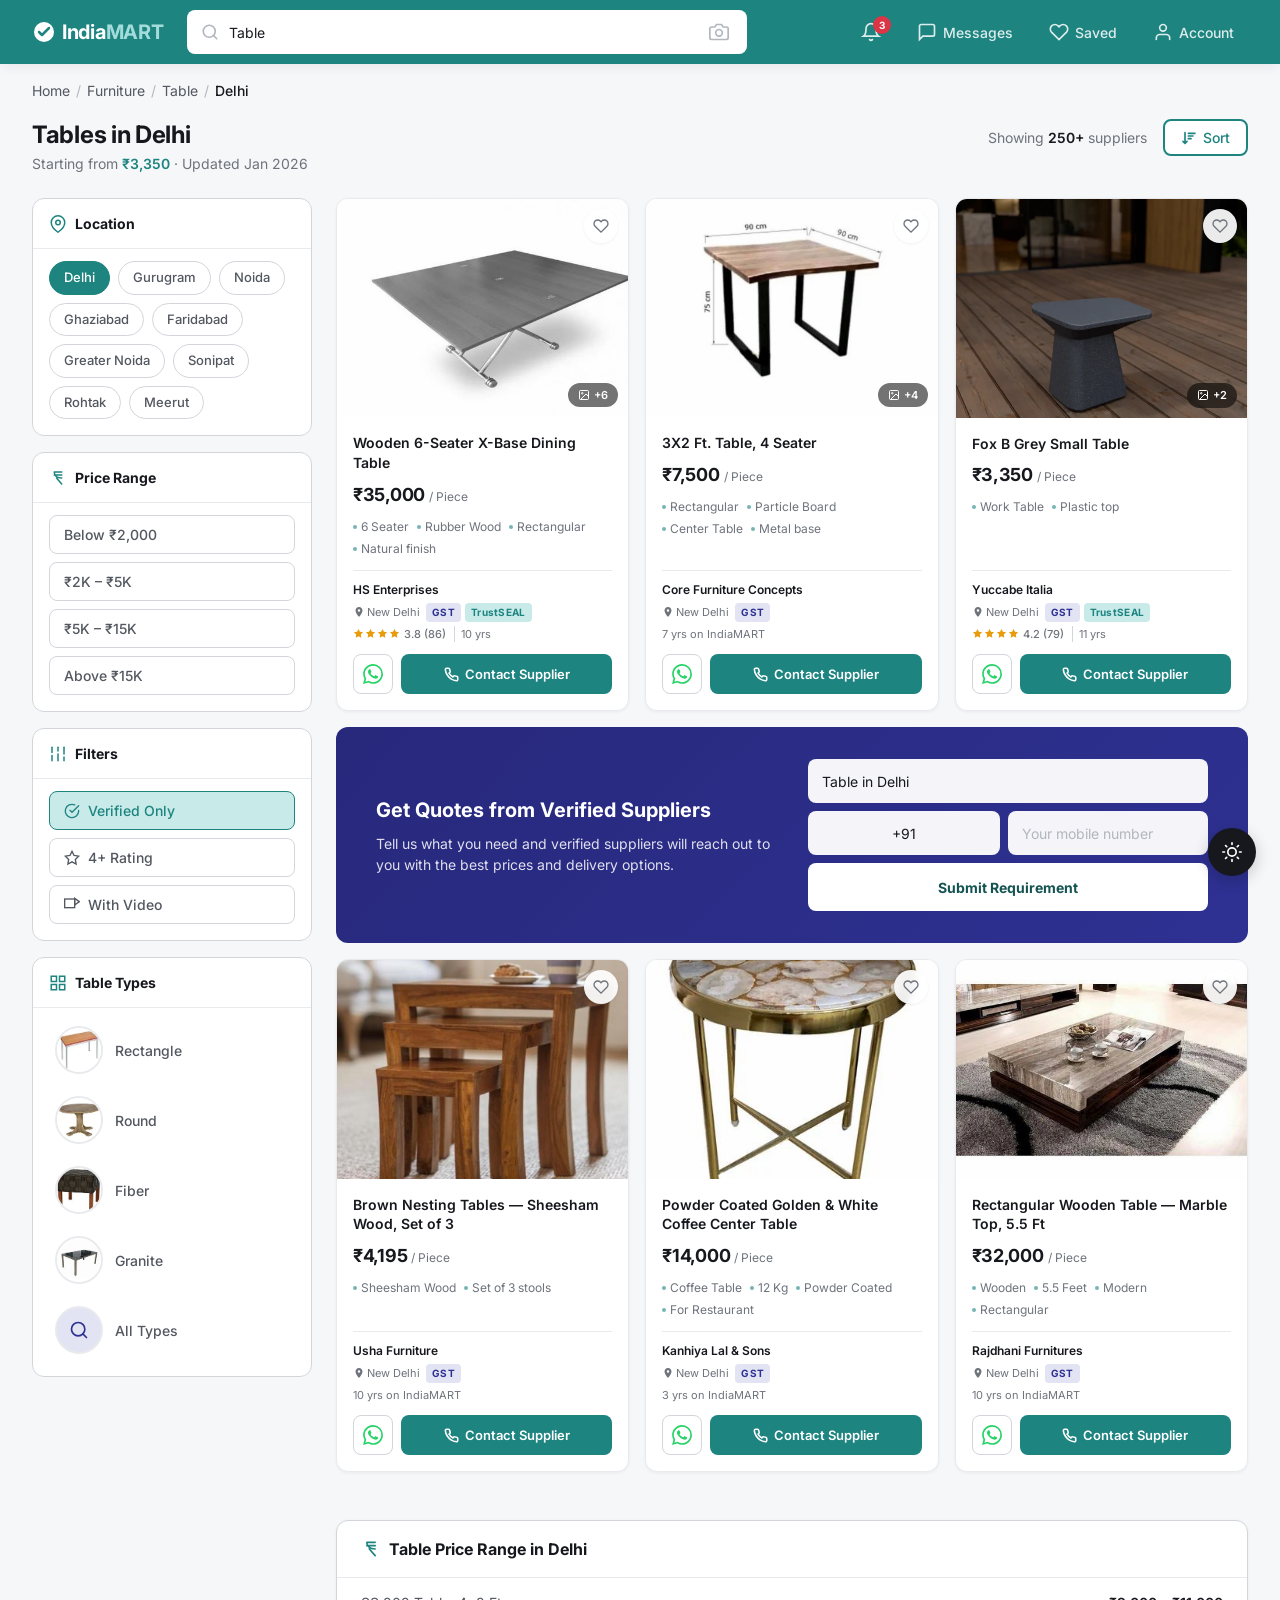
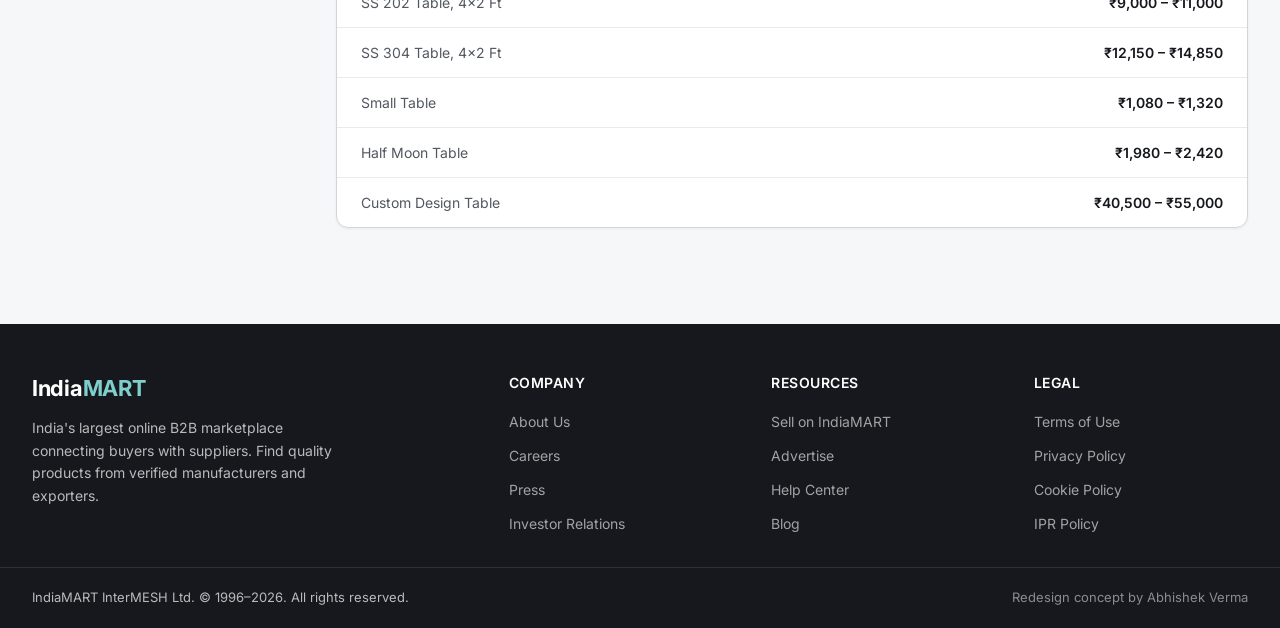
<file: index.html>
<!DOCTYPE html>
<html lang="en">
<head>
<meta charset="UTF-8">
<meta name="viewport" content="width=device-width, initial-scale=1.0">
<title>Table in Delhi — IndiaMART Redesign</title>
<link rel="preconnect" href="https://fonts.googleapis.com">
<link href="https://fonts.googleapis.com/css2?family=Inter:wght@400;500;600;700&display=swap" rel="stylesheet">
<link id="theme-css" rel="stylesheet" href="">
<style>
  :root {
    --primary: #1d8480;
    --primary-light: hsl(178,45%,85%);
    --primary-hover: hsl(178,63%,25%);
    --primary-active: hsl(178,63%,20%);
    --primary-disabled: hsl(178,20%,70%);
    --secondary: #2e3192;
    --secondary-hover: hsl(239,52%,32%);
    --secondary-light: hsl(239,40%,92%);
    --neutral-900: hsl(220,14%,10%);
    --neutral-700: hsl(220,8%,35%);
    --neutral-600: hsl(220,6%,46%);
    --neutral-400: hsl(220,8%,72%);
    --neutral-300: hsl(220,10%,84%);
    --neutral-200: hsl(220,14%,92%);
    --neutral-100: hsl(220,20%,97%);
    --success: #1a9e56;
    --destructive: #dc3545;
    --warning: #e89c0c;
    --info: #2483d4;
    --background: hsl(220,20%,97%);
    --card: #ffffff;
    --border: hsl(220,10%,84%);
    --shadow-depth-1: 0 1px 3px 0 rgba(30,42,58,0.06);
    --shadow-depth-2: 0 4px 12px -2px rgba(30,42,58,0.08);
    --shadow-depth-3: 0 12px 32px -4px rgba(30,42,58,0.12);
    --gold: #e89c0c;
  }

  * { margin: 0; padding: 0; box-sizing: border-box; }

  body {
    font-family: 'Inter', Arial, sans-serif;
    background: var(--background);
    color: var(--neutral-900);
    min-height: 100vh;
    -webkit-font-smoothing: antialiased;
    line-height: 1.5;
  }

  /* ─── DESKTOP TOP NAV ─── */
  .header {
    position: sticky;
    top: 0;
    z-index: 100;
    background: var(--primary);
    box-shadow: var(--shadow-depth-2);
  }

  .header-inner {
    max-width: 1280px;
    margin: 0 auto;
    padding: 0 32px;
    height: 64px;
    display: flex;
    align-items: center;
    gap: 24px;
  }

  .logo {
    display: flex;
    align-items: center;
    gap: 6px;
    flex-shrink: 0;
  }

  .logo svg { height: 24px; }

  .logo-text {
    font-size: 20px;
    font-weight: 700;
    color: #fff;
    letter-spacing: -.3px;
  }

  .logo-text span { color: hsl(178,45%,75%); }

  .search-bar {
    flex: 1;
    max-width: 560px;
    display: flex;
    align-items: center;
    background: #fff;
    border-radius: 8px;
    padding: 0 14px;
    height: 44px;
    gap: 10px;
    transition: box-shadow .2s;
  }

  .search-bar:focus-within {
    box-shadow: 0 0 0 3px rgba(255,255,255,.3);
  }

  .search-bar svg { color: var(--neutral-400); flex-shrink: 0; }

  .search-bar input {
    flex: 1;
    border: none;
    outline: none;
    font-size: 14px;
    font-family: inherit;
    color: var(--neutral-900);
    background: transparent;
  }

  .search-bar input::placeholder { color: var(--neutral-400); }

  .search-bar .cam-btn {
    background: none;
    border: none;
    color: var(--primary);
    cursor: pointer;
    padding: 4px;
    display: flex;
    align-items: center;
  }

  .header-nav {
    display: flex;
    align-items: center;
    gap: 8px;
    margin-left: auto;
    flex-shrink: 0;
  }

  .header-nav-link {
    display: flex;
    align-items: center;
    gap: 6px;
    padding: 8px 14px;
    color: rgba(255,255,255,.85);
    text-decoration: none;
    font-size: 14px;
    font-weight: 500;
    border-radius: 8px;
    transition: all .15s;
    cursor: pointer;
    background: none;
    border: none;
    font-family: inherit;
    position: relative;
  }

  .header-nav-link:hover {
    background: rgba(255,255,255,.12);
    color: #fff;
  }

  .header-nav-link svg { width: 20px; height: 20px; }

  .header-nav-link .badge {
    position: absolute;
    top: 2px;
    right: 4px;
    background: var(--destructive);
    color: #fff;
    font-size: 10px;
    font-weight: 700;
    width: 18px;
    height: 18px;
    border-radius: 50%;
    display: flex;
    align-items: center;
    justify-content: center;
  }

  /* ─── LAYOUT CONTAINER ─── */
  .page-container {
    max-width: 1280px;
    margin: 0 auto;
    padding: 0 32px;
  }

  /* ─── BREADCRUMB ─── */
  .breadcrumb {
    padding: 16px 0 0;
    font-size: 14px;
    color: var(--neutral-600);
    display: flex;
    align-items: center;
    gap: 6px;
  }

  .breadcrumb a {
    color: var(--neutral-700);
    text-decoration: none;
    transition: color .15s;
  }

  .breadcrumb a:hover { color: var(--primary); }

  .breadcrumb .sep { color: var(--neutral-400); }

  .breadcrumb .current {
    color: var(--neutral-900);
    font-weight: 500;
  }

  /* ─── PAGE TITLE ─── */
  .page-title-section {
    padding: 16px 0 24px;
    display: flex;
    align-items: baseline;
    justify-content: space-between;
    flex-wrap: wrap;
    gap: 8px;
  }

  .page-title-section h1 {
    font-size: 24px;
    font-weight: 700;
    letter-spacing: -.3px;
    color: var(--neutral-900);
  }

  .page-title-meta {
    display: flex;
    align-items: center;
    gap: 16px;
  }

  .page-title-section .price-range {
    font-size: 14px;
    color: var(--neutral-600);
  }

  .page-title-section .price-range strong {
    color: var(--primary);
    font-weight: 600;
  }

  .results-count {
    font-size: 14px;
    color: var(--neutral-600);
  }

  .results-count strong {
    color: var(--neutral-900);
    font-weight: 600;
  }

  .sort-btn {
    display: inline-flex;
    align-items: center;
    gap: 6px;
    font-size: 14px;
    font-weight: 500;
    color: var(--primary);
    background: var(--card);
    border: 2px solid var(--primary);
    border-radius: 8px;
    padding: 8px 16px;
    cursor: pointer;
    font-family: inherit;
    transition: all .15s;
  }

  .sort-btn:hover {
    background: var(--primary);
    color: #fff;
  }

  .sort-btn svg { width: 16px; height: 16px; }

  /* ─── SIDEBAR + CONTENT GRID ─── */
  .content-layout {
    display: grid;
    grid-template-columns: 280px 1fr;
    gap: 24px;
    padding-bottom: 48px;
  }

  /* ─── SIDEBAR ─── */
  .sidebar {
    display: flex;
    flex-direction: column;
    gap: 16px;
    position: sticky;
    top: 88px;
    align-self: start;
  }

  .sidebar-card {
    background: var(--card);
    border-radius: 12px;
    border: 1px solid var(--border);
    overflow: hidden;
  }

  .sidebar-card-header {
    padding: 14px 16px;
    font-size: 14px;
    font-weight: 700;
    color: var(--neutral-900);
    border-bottom: 1px solid var(--neutral-200);
    display: flex;
    align-items: center;
    gap: 8px;
  }

  .sidebar-card-header svg {
    width: 18px;
    height: 18px;
    color: var(--primary);
  }

  .sidebar-card-body {
    padding: 12px 16px 16px;
  }

  /* City pills in sidebar */
  .sidebar-city-pills {
    display: flex;
    flex-wrap: wrap;
    gap: 8px;
  }

  .city-pill {
    padding: 6px 14px;
    border-radius: 999px;
    font-size: 13px;
    font-weight: 500;
    border: 1.5px solid var(--border);
    background: #fff;
    color: var(--neutral-700);
    cursor: pointer;
    transition: all .15s;
    white-space: nowrap;
  }

  .city-pill.active {
    background: var(--primary);
    color: #fff;
    border-color: var(--primary);
  }

  .city-pill:not(.active):hover {
    border-color: var(--primary);
    color: var(--primary);
  }

  /* Filter chips in sidebar */
  .sidebar-filters {
    display: flex;
    flex-direction: column;
    gap: 8px;
  }

  .filter-chip {
    display: flex;
    align-items: center;
    gap: 8px;
    padding: 10px 14px;
    border-radius: 8px;
    font-size: 14px;
    font-weight: 500;
    border: 1.5px solid var(--border);
    background: #fff;
    color: var(--neutral-700);
    cursor: pointer;
    transition: all .15s;
    width: 100%;
    text-align: left;
    font-family: inherit;
  }

  .filter-chip:hover, .filter-chip.active {
    border-color: var(--primary);
    color: var(--primary);
    background: var(--primary-light);
  }

  .filter-chip svg { width: 16px; height: 16px; flex-shrink: 0; }

  /* Category chips in sidebar */
  .sidebar-categories {
    display: flex;
    flex-direction: column;
    gap: 10px;
  }

  .category-chip {
    display: flex;
    align-items: center;
    gap: 12px;
    cursor: pointer;
    padding: 6px;
    border-radius: 8px;
    transition: background .15s;
  }

  .category-chip:hover { background: var(--neutral-100); }

  .category-chip .cat-img {
    width: 48px;
    height: 48px;
    border-radius: 50%;
    background: var(--primary-light);
    overflow: hidden;
    border: 2px solid var(--neutral-200);
    transition: border-color .2s;
    flex-shrink: 0;
  }

  .category-chip:hover .cat-img { border-color: var(--primary); }

  .category-chip .cat-img img {
    width: 100%;
    height: 100%;
    object-fit: cover;
  }

  .category-chip .cat-name {
    font-size: 14px;
    font-weight: 500;
    color: var(--neutral-700);
  }

  /* ─── MAIN CONTENT ─── */
  .main-content {
    min-width: 0;
  }

  .content-top-bar {
    display: flex;
    align-items: center;
    justify-content: space-between;
    margin-bottom: 16px;
  }

  /* ─── PRODUCT GRID ─── */
  .product-grid {
    display: grid;
    grid-template-columns: repeat(3, 1fr);
    gap: 16px;
  }

  .product-card {
    display: flex;
    flex-direction: column;
    text-decoration: none;
    color: inherit;
    background: var(--card);
    border-radius: 12px;
    overflow: hidden;
    box-shadow: var(--shadow-depth-1);
    border: 1px solid var(--neutral-200);
    transition: box-shadow .2s, transform .2s;
    cursor: pointer;
  }

  .product-card:hover {
    box-shadow: var(--shadow-depth-2);
    transform: translateY(-2px);
  }

  /* Card image */
  .pc-image {
    position: relative;
    width: 100%;
    aspect-ratio: 4/3;
    overflow: hidden;
    background: var(--neutral-100);
  }

  .pc-image img {
    width: 100%;
    height: 100%;
    object-fit: cover;
    transition: transform .3s;
  }

  .product-card:hover .pc-image img {
    transform: scale(1.04);
  }

  .pc-image .img-count {
    position: absolute;
    bottom: 10px;
    right: 10px;
    background: rgba(0,0,0,.55);
    backdrop-filter: blur(4px);
    color: #fff;
    font-size: 11px;
    font-weight: 600;
    padding: 4px 10px;
    border-radius: 999px;
    display: flex;
    align-items: center;
    gap: 4px;
  }

  .pc-image .img-count svg { width: 12px; height: 12px; }

  .pc-image .wishlist-btn {
    position: absolute;
    top: 10px;
    right: 10px;
    width: 34px;
    height: 34px;
    border-radius: 50%;
    background: rgba(255,255,255,.92);
    backdrop-filter: blur(4px);
    border: none;
    display: flex;
    align-items: center;
    justify-content: center;
    cursor: pointer;
    box-shadow: var(--shadow-depth-1);
    transition: transform .15s;
    z-index: 2;
  }

  .pc-image .wishlist-btn:hover { transform: scale(1.1); }
  .pc-image .wishlist-btn:active { transform: scale(.9); }
  .pc-image .wishlist-btn svg { width: 16px; height: 16px; color: var(--neutral-600); }

  /* Card body */
  .pc-body {
    padding: 16px;
    display: flex;
    flex-direction: column;
    flex: 1;
  }

  .pc-body .pc-name {
    font-size: 14px;
    font-weight: 600;
    color: var(--neutral-900);
    line-height: 1.4;
    margin-bottom: 8px;
    display: -webkit-box;
    -webkit-line-clamp: 2;
    -webkit-box-orient: vertical;
    overflow: hidden;
    text-decoration: none;
  }

  .pc-price-row {
    display: flex;
    align-items: baseline;
    gap: 4px;
    margin-bottom: 10px;
  }

  .pc-price {
    font-size: 18px;
    font-weight: 700;
    color: var(--neutral-900);
    letter-spacing: -.3px;
  }

  .pc-price-unit {
    font-size: 12px;
    color: var(--neutral-600);
    font-weight: 400;
  }

  /* Specs */
  .pc-specs {
    display: flex;
    flex-wrap: wrap;
    gap: 4px 8px;
    margin-bottom: 12px;
  }

  .pc-spec {
    font-size: 12px;
    color: var(--neutral-600);
    display: flex;
    align-items: center;
    gap: 4px;
  }

  .pc-spec .dot {
    width: 4px;
    height: 4px;
    border-radius: 50%;
    background: var(--primary);
    flex-shrink: 0;
    opacity: .6;
  }

  /* Supplier strip */
  .pc-supplier {
    padding-top: 10px;
    border-top: 1px solid var(--neutral-200);
    margin-top: auto;
  }

  .pc-supplier-name {
    font-size: 12px;
    font-weight: 600;
    color: var(--neutral-900);
    white-space: nowrap;
    overflow: hidden;
    text-overflow: ellipsis;
    text-decoration: none;
    display: block;
    position: relative;
    z-index: 2;
  }

  .pc-supplier-name:hover { color: var(--primary); }

  .pc-supplier-meta {
    display: flex;
    align-items: center;
    gap: 6px;
    margin-top: 4px;
    flex-wrap: wrap;
  }

  .pc-supplier-meta .loc {
    font-size: 11px;
    color: var(--neutral-600);
    display: flex;
    align-items: center;
    gap: 2px;
  }

  .pc-supplier-meta .loc svg { width: 12px; height: 12px; }

  .trust-badges {
    display: flex;
    align-items: center;
    gap: 4px;
  }

  .trust-badge {
    font-size: 10px;
    font-weight: 700;
    padding: 2px 6px;
    border-radius: 4px;
    letter-spacing: .3px;
  }

  .trust-badge.gst {
    background: var(--secondary-light);
    color: var(--secondary);
  }

  .trust-badge.trust {
    background: var(--primary-light);
    color: var(--primary);
  }

  .pc-supplier-rating {
    display: flex;
    align-items: center;
    gap: 4px;
    margin-top: 4px;
  }

  .pc-supplier-rating .stars {
    display: flex;
    gap: 1px;
  }

  .pc-supplier-rating .stars svg { width: 11px; height: 11px; color: var(--gold); }

  .pc-supplier-rating .rating-text {
    font-size: 11px;
    color: var(--neutral-600);
    font-weight: 500;
  }

  .pc-supplier-rating .yrs {
    font-size: 11px;
    color: var(--neutral-600);
    margin-left: 4px;
    padding-left: 6px;
    border-left: 1px solid var(--border);
  }

  /* CTA Row */
  .pc-cta-row {
    display: flex;
    gap: 8px;
    margin-top: 12px;
  }

  .pc-cta {
    flex: 1;
    padding: 10px 8px;
    background: var(--primary);
    color: #fff;
    border: none;
    border-radius: 8px;
    font-size: 13px;
    font-weight: 600;
    font-family: inherit;
    cursor: pointer;
    transition: background .15s;
    display: flex;
    align-items: center;
    justify-content: center;
    gap: 6px;
    position: relative;
    z-index: 2;
  }

  .pc-cta:hover { background: var(--primary-hover); }
  .pc-cta svg { width: 15px; height: 15px; }

  .pc-cta-whatsapp {
    width: 40px;
    height: 40px;
    flex-shrink: 0;
    background: #fff;
    color: #25D366;
    border: 1.5px solid var(--neutral-300);
    border-radius: 8px;
    cursor: pointer;
    transition: all .15s;
    display: flex;
    align-items: center;
    justify-content: center;
    padding: 0;
    position: relative;
    z-index: 2;
  }

  .pc-cta-whatsapp:hover { border-color: #25D366; background: #f0faf3; }
  .pc-cta-whatsapp svg { width: 20px; height: 20px; }

  /* ─── QUOTE BANNER (full width in grid) ─── */
  .quote-banner-wrapper {
    grid-column: 1 / -1;
  }

  .quote-banner {
    padding: 32px 40px;
    background: linear-gradient(135deg, var(--secondary-hover) 0%, var(--secondary) 100%);
    border-radius: 12px;
    color: #fff;
    display: grid;
    grid-template-columns: 1fr 1fr;
    gap: 32px;
    align-items: center;
  }

  .quote-banner-text h3 {
    font-size: 20px;
    font-weight: 700;
    margin-bottom: 8px;
  }

  .quote-banner-text p {
    font-size: 14px;
    opacity: .85;
    line-height: 1.5;
  }

  .quote-banner-form {
    display: flex;
    flex-direction: column;
    gap: 8px;
  }

  .quote-banner-form input {
    width: 100%;
    padding: 12px 14px;
    border-radius: 8px;
    border: none;
    font-size: 14px;
    font-family: inherit;
    background: rgba(255,255,255,.95);
    color: var(--neutral-900);
    height: 44px;
  }

  .quote-banner-form input::placeholder { color: var(--neutral-400); }

  .quote-banner .phone-row {
    display: flex;
    gap: 8px;
  }

  .quote-banner .country-code {
    background: rgba(255,255,255,.95);
    border: none;
    border-radius: 8px;
    padding: 12px 10px;
    font-size: 14px;
    font-family: inherit;
    color: var(--neutral-900);
    width: 64px;
    text-align: center;
    height: 44px;
  }

  .quote-banner .phone-row input { flex: 1; }

  .quote-banner .submit-btn {
    width: 100%;
    padding: 12px;
    background: #fff;
    color: var(--primary-active);
    border: none;
    border-radius: 8px;
    font-size: 14px;
    font-weight: 700;
    font-family: inherit;
    cursor: pointer;
    transition: all .15s;
    height: 48px;
  }

  .quote-banner .submit-btn:hover {
    background: var(--neutral-100);
    transform: translateY(-1px);
  }

  /* ─── PRICE TABLE ─── */
  .price-section {
    margin-top: 48px;
    background: var(--card);
    border-radius: 12px;
    overflow: hidden;
    border: 1px solid var(--border);
    box-shadow: var(--shadow-depth-1);
  }

  .price-section-header {
    padding: 16px 24px;
    font-size: 16px;
    font-weight: 700;
    border-bottom: 1px solid var(--neutral-200);
    display: flex;
    align-items: center;
    gap: 8px;
    color: var(--neutral-900);
  }

  .price-section-header svg { color: var(--primary); width: 20px; height: 20px; }

  .price-table {
    width: 100%;
  }

  .price-row {
    display: flex;
    align-items: center;
    justify-content: space-between;
    padding: 14px 24px;
    border-bottom: 1px solid var(--neutral-200);
    font-size: 14px;
    transition: background .1s;
  }

  .price-row:last-child { border-bottom: none; }
  .price-row:hover { background: var(--primary-light); }

  .price-row .item-name {
    flex: 1;
    color: var(--neutral-700);
    line-height: 1.4;
    padding-right: 16px;
  }

  .price-row .item-price {
    font-weight: 600;
    color: var(--neutral-900);
    white-space: nowrap;
  }

  /* ─── FOOTER ─── */
  .footer {
    background: var(--neutral-900);
    color: rgba(255,255,255,.7);
    margin-top: 48px;
  }

  .footer-inner {
    max-width: 1280px;
    margin: 0 auto;
    padding: 48px 32px 32px;
    display: grid;
    grid-template-columns: 2fr 1fr 1fr 1fr;
    gap: 48px;
  }

  .footer-brand .logo-text {
    font-size: 22px;
    margin-bottom: 12px;
  }

  .footer-brand p {
    font-size: 14px;
    line-height: 1.6;
    max-width: 300px;
  }

  .footer-col h4 {
    color: #fff;
    font-size: 14px;
    font-weight: 600;
    margin-bottom: 16px;
    text-transform: uppercase;
    letter-spacing: .5px;
  }

  .footer-col ul {
    list-style: none;
    display: flex;
    flex-direction: column;
    gap: 10px;
  }

  .footer-col ul li a {
    color: rgba(255,255,255,.6);
    text-decoration: none;
    font-size: 14px;
    transition: color .15s;
  }

  .footer-col ul li a:hover { color: #fff; }

  .footer-bottom {
    border-top: 1px solid rgba(255,255,255,.1);
    max-width: 1280px;
    margin: 0 auto;
    padding: 20px 32px;
    display: flex;
    align-items: center;
    justify-content: space-between;
    font-size: 13px;
  }

  .footer-bottom a {
    color: rgba(255,255,255,.5);
    text-decoration: none;
  }

  .footer-bottom a:hover { color: rgba(255,255,255,.8); }

  /* ─── ANIMATIONS ─── */
  @keyframes fadeUp {
    from { opacity: 0; transform: translateY(16px); }
    to { opacity: 1; transform: translateY(0); }
  }

  .product-card {
    animation: fadeUp .4s ease both;
  }

  .product-card:nth-child(1) { animation-delay: .05s; }
  .product-card:nth-child(2) { animation-delay: .1s; }
  .product-card:nth-child(3) { animation-delay: .15s; }
  .product-card:nth-child(4) { animation-delay: .2s; }
  .product-card:nth-child(5) { animation-delay: .25s; }
  .product-card:nth-child(6) { animation-delay: .3s; }
  .product-card:nth-child(7) { animation-delay: .35s; }

  /* ─── MOBILE ELEMENTS (hidden on desktop) ─── */
  .mobile-filter-btn { display: none; }
  .mobile-bottom-nav { display: none; }
  .filter-overlay { display: none; }
  .mobile-hamburger { display: none; }
  .mobile-header-actions { display: none; }
  .sidebar-close { display: none; }
  .mobile-scroll-bar { display: none; }

  /* ─── RESPONSIVE: LARGE DESKTOP → SMALL DESKTOP ─── */
  @media (max-width: 1200px) {
    .product-grid {
      grid-template-columns: repeat(2, 1fr);
    }
    .quote-banner {
      grid-template-columns: 1fr;
      gap: 20px;
    }
    .footer-inner {
      grid-template-columns: 1fr 1fr;
      gap: 32px;
    }
  }

  @media (max-width: 1024px) {
    .content-layout {
      grid-template-columns: 240px 1fr;
      gap: 16px;
    }
    .page-container {
      padding: 0 24px;
    }
    .header-inner {
      padding: 0 24px;
    }
  }

  /* ─── RESPONSIVE: TABLET (≤ 860px) ─── */
  @media (max-width: 860px) {
    .header-nav-link span:not(.badge) {
      display: none;
    }
    .header-nav-link {
      padding: 8px;
    }
    .header-nav {
      gap: 4px;
    }
    .content-layout {
      grid-template-columns: 1fr;
      gap: 0;
    }
    .sidebar {
      display: none;
      position: fixed;
      top: 0;
      left: 0;
      width: 320px;
      max-width: 85vw;
      height: 100vh;
      max-height: 100vh;
      z-index: 200;
      background: var(--background);
      padding: 16px;
      overflow-y: auto;
      box-shadow: var(--shadow-depth-3);
      animation: slideInLeft .25s ease;
    }
    .sidebar.open { display: flex; }
    @keyframes slideInLeft {
      from { transform: translateX(-100%); opacity: 0; }
      to { transform: translateX(0); opacity: 1; }
    }
    .filter-overlay {
      display: none;
      position: fixed;
      inset: 0;
      background: rgba(0,0,0,.4);
      z-index: 199;
      backdrop-filter: blur(2px);
    }
    .filter-overlay.open { display: block; }
    .mobile-filter-btn {
      display: inline-flex;
      align-items: center;
      gap: 6px;
      padding: 10px 18px;
      background: var(--card);
      border: 1.5px solid var(--primary);
      border-radius: 8px;
      font-size: 14px;
      font-weight: 600;
      color: var(--primary);
      cursor: pointer;
      font-family: inherit;
      transition: all .15s;
    }
    .mobile-filter-btn:hover {
      background: var(--primary);
      color: #fff;
    }
    .mobile-filter-btn svg { width: 16px; height: 16px; }
    .content-top-bar {
      flex-wrap: wrap;
      gap: 8px;
    }
    .product-grid {
      grid-template-columns: repeat(2, 1fr);
      gap: 12px;
    }
    .page-title-section {
      flex-direction: column;
      gap: 8px;
    }
    .page-title-meta {
      width: 100%;
      justify-content: space-between;
    }
    .footer-inner {
      grid-template-columns: 1fr 1fr;
      gap: 24px;
      padding: 32px 24px 24px;
    }
  }

  /* ─── RESPONSIVE: MOBILE (≤ 600px) ─── */
  @media (max-width: 600px) {
    .page-container { padding: 0 16px; }
    .header-inner {
      padding: 0 10px;
      height: 52px;
      gap: 8px;
    }
    .logo { gap: 4px; }
    .logo svg { height: 20px; width: 20px; }
    .logo-text { font-size: 15px; letter-spacing: -.2px; }
    .search-bar {
      height: 38px;
      padding: 0 10px;
      border-radius: 8px;
      min-width: 0;
      flex: 1;
    }
    .search-bar input { font-size: 13px; }
    .search-bar .cam-btn { padding: 2px; }
    .search-bar .cam-btn svg { width: 18px; height: 18px; }
    .header-nav { display: none; }

    /* Mobile header icons */
    .mobile-header-actions {
      display: flex;
      align-items: center;
      gap: 4px;
      flex-shrink: 0;
    }
    .mobile-header-actions button {
      background: none;
      border: none;
      color: rgba(255,255,255,.85);
      cursor: pointer;
      padding: 6px;
      display: flex;
      align-items: center;
      justify-content: center;
      border-radius: 8px;
      transition: background .15s;
      position: relative;
    }
    .mobile-header-actions button:hover { background: rgba(255,255,255,.12); }
    .mobile-header-actions svg { width: 22px; height: 22px; }
    .mobile-header-actions .badge {
      position: absolute;
      top: 0; right: 0;
      background: var(--destructive);
      color: #fff;
      font-size: 9px;
      font-weight: 700;
      width: 16px; height: 16px;
      border-radius: 50%;
      display: flex;
      align-items: center;
      justify-content: center;
    }

    /* Horizontal scroll bars below header */
    .mobile-scroll-bar {
      display: block;
      background: var(--card);
      border-bottom: 1px solid var(--neutral-200);
      overflow: hidden;
    }
    .mobile-scroll-bar.sticky-scroll {
      position: sticky;
      top: 56px;
      z-index: 90;
    }
    .mobile-scroll-inner {
      display: flex;
      gap: 8px;
      padding: 10px 16px;
      overflow-x: auto;
      -webkit-overflow-scrolling: touch;
      scrollbar-width: none;
    }
    .mobile-scroll-inner::-webkit-scrollbar { display: none; }
    .mobile-scroll-inner .city-pill,
    .mobile-scroll-inner .filter-chip {
      flex-shrink: 0;
      white-space: nowrap;
    }
    .mobile-scroll-inner .filter-chip {
      display: inline-flex;
      width: auto;
      padding: 8px 14px;
      font-size: 13px;
    }

    /* Breadcrumb */
    .breadcrumb {
      font-size: 12px;
      padding: 12px 0 0;
      overflow-x: auto;
      white-space: nowrap;
      -webkit-overflow-scrolling: touch;
    }
    .page-title-section h1 { font-size: 20px; }
    .page-title-section { padding: 12px 0 16px; }

    /* ─── FULL-WIDTH PRODUCT CARDS ─── */
    .product-grid {
      grid-template-columns: 1fr;
      gap: 12px;
    }
    .product-card {
      display: grid;
      grid-template-columns: 130px 1fr;
    }
    .pc-image {
      aspect-ratio: auto;
      border-radius: 12px 0 0 12px;
      height: 100%;
    }
    .pc-image img { border-radius: 12px 0 0 12px; }
    .pc-image .wishlist-btn { display: none; }
    .pc-image .img-count {
      bottom: 6px; right: 6px;
      font-size: 10px;
      padding: 3px 7px;
    }
    .pc-body { padding: 12px 14px; position: relative; }
    .pc-name { font-size: 14px !important; }
    .pc-price { font-size: 16px; }
    .pc-price-unit { font-size: 11px; }
    .pc-price-row { margin-bottom: 6px; }
    .pc-specs {
      display: flex;
      flex-wrap: wrap;
      gap: 2px 6px;
      margin-bottom: 8px;
    }
    .pc-spec { font-size: 11px; }
    .pc-supplier { padding-top: 8px; }
    .pc-supplier-name { font-size: 12px; }
    .pc-supplier-meta .loc { font-size: 10px; }
    .pc-supplier-rating .stars svg { width: 10px; height: 10px; }
    .pc-supplier-rating .rating-text { font-size: 10px; }
    .pc-cta-row {
      flex-direction: row;
      gap: 6px;
      margin-top: 8px;
    }
    .pc-cta { padding: 8px 10px; font-size: 12px; border-radius: 8px; }
    .pc-cta svg { width: 13px; height: 13px; }
    .pc-cta-whatsapp {
      width: 36px; height: 36px;
      flex-shrink: 0;
      border-radius: 8px;
    }
    .pc-cta-whatsapp svg { width: 18px; height: 18px; }

    /* Quote banner */
    .quote-banner-wrapper .quote-banner {
      padding: 20px 16px;
      grid-template-columns: 1fr;
      gap: 16px;
    }
    .quote-banner-wrapper .product-card { display: flex; flex-direction: column; }
    .quote-banner-text h3 { font-size: 16px; }
    .quote-banner-text p { font-size: 13px; }
    .quote-banner-form input, .quote-banner .country-code { height: 40px; font-size: 13px; }
    .quote-banner .submit-btn { height: 44px; font-size: 13px; }

    /* Price & footer */
    .price-section { margin-top: 24px; }
    .price-section-header { padding: 14px 16px; font-size: 14px; }
    .price-row { padding: 12px 16px; font-size: 13px; }
    .footer-inner {
      grid-template-columns: 1fr;
      gap: 24px;
      padding: 32px 16px 24px;
    }
    .footer-brand p { max-width: none; }
    .footer-bottom {
      flex-direction: column;
      gap: 8px;
      text-align: center;
      padding: 16px;
      font-size: 12px;
    }

    /* Mobile bottom nav */
    .mobile-bottom-nav {
      display: flex;
      position: fixed;
      bottom: 0; left: 0; right: 0;
      background: var(--card);
      border-top: 1px solid var(--neutral-200);
      z-index: 100;
      padding: 6px 0;
      padding-bottom: max(6px, env(safe-area-inset-bottom));
      box-shadow: 0 -2px 10px rgba(0,0,0,.06);
      justify-content: space-around;
      align-items: center;
    }
    .mobile-bottom-nav .nav-item {
      display: flex;
      flex-direction: column;
      align-items: center;
      gap: 2px;
      padding: 4px 12px;
      color: var(--neutral-600);
      text-decoration: none;
      font-size: 10px;
      font-weight: 500;
      cursor: pointer;
      background: none;
      border: none;
      font-family: inherit;
      transition: color .15s;
    }
    .mobile-bottom-nav .nav-item.active { color: var(--primary); }
    .mobile-bottom-nav .nav-item svg { width: 22px; height: 22px; }
    .mobile-bottom-nav .nav-item.post-btn {
      position: relative;
      top: -12px;
      background: var(--primary);
      color: #fff;
      width: 48px; height: 48px;
      border-radius: 50%;
      padding: 0;
      box-shadow: 0 4px 14px rgba(29,132,128,.35);
      justify-content: center;
      font-size: 0;
    }
    .mobile-bottom-nav .nav-item.post-btn svg { width: 24px; height: 24px; }
    .footer { padding-bottom: 72px; }

    /* Sidebar fullscreen on mobile */
    .sidebar {
      width: 100%;
      max-width: 100vw;
      border-radius: 0;
    }
    .sidebar-close {
      display: flex;
      align-items: center;
      justify-content: space-between;
      padding: 0 0 16px;
      border-bottom: 1px solid var(--neutral-200);
      margin-bottom: 8px;
    }
    .sidebar-close-title { font-size: 18px; font-weight: 700; color: var(--neutral-900); }
    .sidebar-close-btn {
      background: none; border: none; padding: 8px;
      cursor: pointer; color: var(--neutral-600);
      display: flex; align-items: center;
      border-radius: 8px; transition: background .15s;
    }
    .sidebar-close-btn:hover { background: var(--neutral-200); }
    .sidebar-close-btn svg { width: 22px; height: 22px; }
  }

  /* ─── SCROLLBAR ─── */
  .sidebar::-webkit-scrollbar {
    width: 4px;
  }
  .sidebar::-webkit-scrollbar-track {
    background: transparent;
  }
  .sidebar::-webkit-scrollbar-thumb {
    background: var(--neutral-300);
    border-radius: 4px;
  }
</style>
</head>
<body>

<!-- ═══ HEADER ═══ -->
<header class="header">
  <div class="header-inner">
    <div class="logo">
      <svg viewBox="0 0 24 24" fill="none"><circle cx="12" cy="12" r="10" fill="#fff"/><path d="M7 12l3 3 7-7" stroke="#1d8480" stroke-width="2.5" stroke-linecap="round" stroke-linejoin="round"/></svg>
      <span class="logo-text">India<span>MART</span></span>
    </div>
    <div class="search-bar">
      <svg width="18" height="18" viewBox="0 0 24 24" fill="none" stroke="currentColor" stroke-width="2.2" stroke-linecap="round"><circle cx="11" cy="11" r="8"/><path d="M21 21l-4.35-4.35"/></svg>
      <input type="text" placeholder="Search for tables, furniture, electronics..." value="Table">
      <button class="cam-btn" aria-label="Search by image">
        <svg width="20" height="20" viewBox="0 0 24 24" fill="none" stroke="currentColor" stroke-width="2" stroke-linecap="round"><path d="M23 19a2 2 0 01-2 2H3a2 2 0 01-2-2V8a2 2 0 012-2h4l2-3h6l2 3h4a2 2 0 012 2z"/><circle cx="12" cy="13" r="4"/></svg>
      </button>
    </div>
    <nav class="header-nav">
      <button class="header-nav-link" aria-label="Notifications">
        <svg viewBox="0 0 24 24" fill="none" stroke="currentColor" stroke-width="2" stroke-linecap="round"><path d="M18 8A6 6 0 006 8c0 7-3 9-3 9h18s-3-2-3-9"/><path d="M13.73 21a2 2 0 01-3.46 0"/></svg>
        <span class="badge">3</span>
      </button>
      <button class="header-nav-link">
        <svg viewBox="0 0 24 24" fill="none" stroke="currentColor" stroke-width="2" stroke-linecap="round"><path d="M21 15a2 2 0 01-2 2H7l-4 4V5a2 2 0 012-2h14a2 2 0 012 2z"/></svg>
        Messages
      </button>
      <button class="header-nav-link">
        <svg viewBox="0 0 24 24" fill="none" stroke="currentColor" stroke-width="2" stroke-linecap="round"><path d="M20.84 4.61a5.5 5.5 0 00-7.78 0L12 5.67l-1.06-1.06a5.5 5.5 0 00-7.78 7.78l1.06 1.06L12 21.23l7.78-7.78 1.06-1.06a5.5 5.5 0 000-7.78z"/></svg>
        Saved
      </button>
      <button class="header-nav-link">
        <svg viewBox="0 0 24 24" fill="none" stroke="currentColor" stroke-width="2" stroke-linecap="round"><path d="M20 21v-2a4 4 0 00-4-4H8a4 4 0 00-4 4v2"/><circle cx="12" cy="7" r="4"/></svg>
        Account
      </button>
    </nav>
    <!-- Mobile header icons (visible ≤600px) -->
    <div class="mobile-header-actions">
      <button aria-label="Notifications">
        <svg viewBox="0 0 24 24" fill="none" stroke="currentColor" stroke-width="2" stroke-linecap="round"><path d="M18 8A6 6 0 006 8c0 7-3 9-3 9h18s-3-2-3-9"/><path d="M13.73 21a2 2 0 01-3.46 0"/></svg>
        <span class="badge">3</span>
      </button>
      <button aria-label="Account">
        <svg viewBox="0 0 24 24" fill="none" stroke="currentColor" stroke-width="2" stroke-linecap="round"><path d="M20 21v-2a4 4 0 00-4-4H8a4 4 0 00-4 4v2"/><circle cx="12" cy="7" r="4"/></svg>
      </button>
    </div>
  </div>
</header>

<!-- Mobile horizontal scroll: City pills -->
<div class="mobile-scroll-bar">
  <div class="mobile-scroll-inner">
    <span class="city-pill active">Delhi</span>
    <span class="city-pill">Gurugram</span>
    <span class="city-pill">Noida</span>
    <span class="city-pill">Ghaziabad</span>
    <span class="city-pill">Faridabad</span>
    <span class="city-pill">Greater Noida</span>
    <span class="city-pill">Sonipat</span>
    <span class="city-pill">Rohtak</span>
    <span class="city-pill">Meerut</span>
  </div>
</div>

<!-- Mobile horizontal scroll: Filter chips (sticky) -->
<div class="mobile-scroll-bar sticky-scroll">
  <div class="mobile-scroll-inner">
    <button class="filter-chip" onclick="openSidebar()">
      <svg width="14" height="14" viewBox="0 0 24 24" fill="none" stroke="currentColor" stroke-width="2" stroke-linecap="round"><line x1="4" y1="21" x2="4" y2="14"/><line x1="4" y1="10" x2="4" y2="3"/><line x1="12" y1="21" x2="12" y2="12"/><line x1="12" y1="8" x2="12" y2="3"/><line x1="20" y1="21" x2="20" y2="16"/><line x1="20" y1="12" x2="20" y2="3"/></svg>
      Filters
    </button>
    <button class="filter-chip">Below &#8377;2,000</button>
    <button class="filter-chip">&#8377;2K &ndash; &#8377;5K</button>
    <button class="filter-chip">&#8377;5K &ndash; &#8377;15K</button>
    <button class="filter-chip">Above &#8377;15K</button>
    <button class="filter-chip active">
      <svg width="14" height="14" viewBox="0 0 24 24" fill="none" stroke="currentColor" stroke-width="2" stroke-linecap="round"><path d="M22 11.08V12a10 10 0 11-5.93-9.14"/><polyline points="22 4 12 14.01 9 11.01"/></svg>
      Verified Only
    </button>
  </div>
</div>

<div class="page-container">

  <!-- ═══ BREADCRUMB ═══ -->
  <nav class="breadcrumb">
    <a href="#">Home</a> <span class="sep">/</span>
    <a href="#">Furniture</a> <span class="sep">/</span>
    <a href="#">Table</a> <span class="sep">/</span>
    <span class="current">Delhi</span>
  </nav>

  <!-- ═══ TITLE ═══ -->
  <div class="page-title-section">
    <div>
      <h1>Tables in Delhi</h1>
      <p class="price-range">Starting from <strong>&#8377;3,350</strong> &middot; Updated Jan 2026</p>
    </div>
    <div class="page-title-meta">
      <span class="results-count">Showing <strong>250+</strong> suppliers</span>
      <button class="sort-btn">
        <svg viewBox="0 0 24 24" fill="none" stroke="currentColor" stroke-width="2.5" stroke-linecap="round"><path d="M11 5h10M11 9h7M11 13h4M3 17l3 3 3-3M6 18V4"/></svg>
        Sort
      </button>
    </div>
  </div>

  <!-- ═══ SIDEBAR + CONTENT ═══ -->
  <div class="content-layout">

    <!-- Filter Overlay (mobile) -->
    <div class="filter-overlay" id="filterOverlay" onclick="closeSidebar()"></div>

    <!-- SIDEBAR -->
    <aside class="sidebar" id="sidebar">
      <!-- Close button (visible on mobile only) -->
      <div class="sidebar-close">
        <span class="sidebar-close-title">Filters</span>
        <button class="sidebar-close-btn" onclick="closeSidebar()" aria-label="Close filters">
          <svg viewBox="0 0 24 24" fill="none" stroke="currentColor" stroke-width="2.5" stroke-linecap="round"><path d="M18 6L6 18M6 6l12 12"/></svg>
        </button>
      </div>

      <!-- Location Filter -->
      <div class="sidebar-card">
        <div class="sidebar-card-header">
          <svg viewBox="0 0 24 24" fill="none" stroke="currentColor" stroke-width="2" stroke-linecap="round"><path d="M21 10c0 7-9 13-9 13s-9-6-9-13a9 9 0 0118 0z"/><circle cx="12" cy="10" r="3"/></svg>
          Location
        </div>
        <div class="sidebar-card-body">
          <div class="sidebar-city-pills">
            <span class="city-pill active">Delhi</span>
            <span class="city-pill">Gurugram</span>
            <span class="city-pill">Noida</span>
            <span class="city-pill">Ghaziabad</span>
            <span class="city-pill">Faridabad</span>
            <span class="city-pill">Greater Noida</span>
            <span class="city-pill">Sonipat</span>
            <span class="city-pill">Rohtak</span>
            <span class="city-pill">Meerut</span>
          </div>
        </div>
      </div>

      <!-- Price Filter -->
      <div class="sidebar-card">
        <div class="sidebar-card-header">
          <svg viewBox="0 0 24 24" fill="none" stroke="currentColor" stroke-width="2" stroke-linecap="round"><path d="M7 4h10M7 8h10M7 4c0 4 3 8 10 8M17 20L10 12" stroke-linejoin="round"/></svg>
          Price Range
        </div>
        <div class="sidebar-card-body">
          <div class="sidebar-filters">
            <button class="filter-chip">Below &#8377;2,000</button>
            <button class="filter-chip">&#8377;2K &ndash; &#8377;5K</button>
            <button class="filter-chip">&#8377;5K &ndash; &#8377;15K</button>
            <button class="filter-chip">Above &#8377;15K</button>
          </div>
        </div>
      </div>

      <!-- Filters -->
      <div class="sidebar-card">
        <div class="sidebar-card-header">
          <svg viewBox="0 0 24 24" fill="none" stroke="currentColor" stroke-width="2" stroke-linecap="round"><line x1="4" y1="21" x2="4" y2="14"/><line x1="4" y1="10" x2="4" y2="3"/><line x1="12" y1="21" x2="12" y2="12"/><line x1="12" y1="8" x2="12" y2="3"/><line x1="20" y1="21" x2="20" y2="16"/><line x1="20" y1="12" x2="20" y2="3"/></svg>
          Filters
        </div>
        <div class="sidebar-card-body">
          <div class="sidebar-filters">
            <button class="filter-chip active">
              <svg viewBox="0 0 24 24" fill="none" stroke="currentColor" stroke-width="2" stroke-linecap="round"><path d="M22 11.08V12a10 10 0 11-5.93-9.14"/><polyline points="22 4 12 14.01 9 11.01"/></svg>
              Verified Only
            </button>
            <button class="filter-chip">
              <svg viewBox="0 0 24 24" fill="none" stroke="currentColor" stroke-width="2" stroke-linecap="round"><path d="M12 2l3.09 6.26L22 9.27l-5 4.87 1.18 6.88L12 17.77l-6.18 3.25L7 14.14 2 9.27l6.91-1.01L12 2z"/></svg>
              4+ Rating
            </button>
            <button class="filter-chip">
              <svg viewBox="0 0 24 24" fill="none" stroke="currentColor" stroke-width="2" stroke-linecap="round"><rect x="1" y="3" width="15" height="13"/><polygon points="23 7 16 12 16 2 23 7"/></svg>
              With Video
            </button>
          </div>
        </div>
      </div>

      <!-- Categories -->
      <div class="sidebar-card">
        <div class="sidebar-card-header">
          <svg viewBox="0 0 24 24" fill="none" stroke="currentColor" stroke-width="2" stroke-linecap="round"><rect x="3" y="3" width="7" height="7"/><rect x="14" y="3" width="7" height="7"/><rect x="3" y="14" width="7" height="7"/><rect x="14" y="14" width="7" height="7"/></svg>
          Table Types
        </div>
        <div class="sidebar-card-body">
          <div class="sidebar-categories">
            <div class="category-chip">
              <div class="cat-img"><img src="images/enviro-early-years-rectangle-tables-125x125.jpg" alt="Rectangle Table"></div>
              <span class="cat-name">Rectangle</span>
            </div>
            <div class="category-chip">
              <div class="cat-img"><img src="images/round-table-125x125.jpg" alt="Round Table"></div>
              <span class="cat-name">Round</span>
            </div>
            <div class="category-chip">
              <div class="cat-img"><img src="images/fiber-table-125x125.jpg" alt="Fiber Table"></div>
              <span class="cat-name">Fiber</span>
            </div>
            <div class="category-chip">
              <div class="cat-img"><img src="images/granite-table-125x125.jpg" alt="Granite Table"></div>
              <span class="cat-name">Granite</span>
            </div>
            <div class="category-chip">
              <div class="cat-img" style="background:var(--secondary-light);display:flex;align-items:center;justify-content:center">
                <svg width="20" height="20" viewBox="0 0 24 24" fill="none" stroke="var(--secondary)" stroke-width="2" stroke-linecap="round"><circle cx="11" cy="11" r="8"/><path d="M21 21l-4.35-4.35"/></svg>
              </div>
              <span class="cat-name">All Types</span>
            </div>
          </div>
        </div>
      </div>

    </aside>

    <!-- MAIN CONTENT -->
    <main class="main-content">

      <div class="product-grid">

        <!-- Card 1 -->
        <div class="product-card">
          <div class="pc-image">
            <img src="images/x-base-dining-table-500x500.jpg" alt="Wooden 6-Seater X-Base Dining Table">
            <span class="img-count">
              <svg viewBox="0 0 24 24" fill="none" stroke="currentColor" stroke-width="2"><rect x="3" y="3" width="18" height="18" rx="2"/><circle cx="8.5" cy="8.5" r="1.5"/><path d="M21 15l-5-5L5 21"/></svg>
              +6
            </span>
            <button class="wishlist-btn"><svg viewBox="0 0 24 24" fill="none" stroke="currentColor" stroke-width="2" stroke-linecap="round"><path d="M20.84 4.61a5.5 5.5 0 00-7.78 0L12 5.67l-1.06-1.06a5.5 5.5 0 00-7.78 7.78l1.06 1.06L12 21.23l7.78-7.78 1.06-1.06a5.5 5.5 0 000-7.78z"/></svg></button>
          </div>
          <div class="pc-body">
            <a href="product-detail.html" class="pc-name">Wooden 6-Seater X-Base Dining Table</a>
            <div class="pc-price-row">
              <span class="pc-price">&#8377;35,000</span>
              <span class="pc-price-unit">/ Piece</span>
            </div>
            <div class="pc-specs">
              <span class="pc-spec"><span class="dot"></span>6 Seater</span>
              <span class="pc-spec"><span class="dot"></span>Rubber Wood</span>
              <span class="pc-spec"><span class="dot"></span>Rectangular</span>
              <span class="pc-spec"><span class="dot"></span>Natural finish</span>
            </div>
            <div class="pc-supplier">
              <a href="supplier-profile.html" class="pc-supplier-name">HS Enterprises</a>
              <div class="pc-supplier-meta">
                <span class="loc">
                  <svg viewBox="0 0 24 24" fill="currentColor"><path d="M12 2C8.13 2 5 5.13 5 9c0 5.25 7 13 7 13s7-7.75 7-13c0-3.87-3.13-7-7-7zm0 9.5a2.5 2.5 0 010-5 2.5 2.5 0 010 5z"/></svg>
                  New Delhi
                </span>
                <span class="trust-badges">
                  <span class="trust-badge gst">GST</span>
                  <span class="trust-badge trust">TrustSEAL</span>
                </span>
              </div>
              <div class="pc-supplier-rating">
                <span class="stars">
                  <svg viewBox="0 0 24 24" fill="currentColor"><path d="M12 2l3.09 6.26L22 9.27l-5 4.87 1.18 6.88L12 17.77l-6.18 3.25L7 14.14 2 9.27l6.91-1.01L12 2z"/></svg>
                  <svg viewBox="0 0 24 24" fill="currentColor"><path d="M12 2l3.09 6.26L22 9.27l-5 4.87 1.18 6.88L12 17.77l-6.18 3.25L7 14.14 2 9.27l6.91-1.01L12 2z"/></svg>
                  <svg viewBox="0 0 24 24" fill="currentColor"><path d="M12 2l3.09 6.26L22 9.27l-5 4.87 1.18 6.88L12 17.77l-6.18 3.25L7 14.14 2 9.27l6.91-1.01L12 2z"/></svg>
                  <svg viewBox="0 0 24 24" fill="currentColor"><path d="M12 2l3.09 6.26L22 9.27l-5 4.87 1.18 6.88L12 17.77l-6.18 3.25L7 14.14 2 9.27l6.91-1.01L12 2z"/></svg>
                </span>
                <span class="rating-text">3.8 (86)</span>
                <span class="yrs">10 yrs</span>
              </div>
            </div>
            <div class="pc-cta-row">
              <button class="pc-cta-whatsapp" aria-label="WhatsApp">
                <svg viewBox="0 0 24 24" fill="currentColor"><path d="M17.472 14.382c-.297-.149-1.758-.867-2.03-.967-.273-.099-.471-.148-.67.15-.197.297-.767.966-.94 1.164-.173.199-.347.223-.644.075-.297-.15-1.255-.463-2.39-1.475-.883-.788-1.48-1.761-1.653-2.059-.173-.297-.018-.458.13-.606.134-.133.298-.347.446-.52.149-.174.198-.298.298-.497.099-.198.05-.371-.025-.52-.075-.149-.669-1.612-.916-2.207-.242-.579-.487-.5-.669-.51-.173-.008-.371-.01-.57-.01-.198 0-.52.074-.792.372-.272.297-1.04 1.016-1.04 2.479 0 1.462 1.065 2.875 1.213 3.074.149.198 2.096 3.2 5.077 4.487.709.306 1.262.489 1.694.625.712.227 1.36.195 1.871.118.571-.085 1.758-.719 2.006-1.413.248-.694.248-1.289.173-1.413-.074-.124-.272-.198-.57-.347m-5.421 7.403h-.004a9.87 9.87 0 01-5.031-1.378l-.361-.214-3.741.982.998-3.648-.235-.374a9.86 9.86 0 01-1.51-5.26c.001-5.45 4.436-9.884 9.888-9.884 2.64 0 5.122 1.03 6.988 2.898a9.825 9.825 0 012.893 6.994c-.003 5.45-4.437 9.884-9.885 9.884m8.413-18.297A11.815 11.815 0 0012.05 0C5.495 0 .16 5.335.157 11.892c0 2.096.547 4.142 1.588 5.945L.057 24l6.305-1.654a11.882 11.882 0 005.683 1.448h.005c6.554 0 11.89-5.335 11.893-11.893a11.821 11.821 0 00-3.48-8.413z"/></svg>
              </button>
              <button class="pc-cta">
                <svg viewBox="0 0 24 24" fill="none" stroke="currentColor" stroke-width="2.5" stroke-linecap="round"><path d="M22 16.92v3a2 2 0 01-2.18 2 19.79 19.79 0 01-8.63-3.07 19.5 19.5 0 01-6-6 19.79 19.79 0 01-3.07-8.67A2 2 0 014.11 2h3a2 2 0 012 1.72c.127.96.361 1.903.7 2.81a2 2 0 01-.45 2.11L8.09 9.91a16 16 0 006 6l1.27-1.27a2 2 0 012.11-.45c.907.339 1.85.573 2.81.7A2 2 0 0122 16.92z"/></svg>
                Contact Supplier
              </button>
            </div>
          </div>
        </div>

        <!-- Card 2 -->
        <div class="product-card">
          <div class="pc-image">
            <img src="images/3x2-ft-table-500x500.jpg" alt="3X2 Ft Table, 4 Seater">
            <span class="img-count">
              <svg viewBox="0 0 24 24" fill="none" stroke="currentColor" stroke-width="2"><rect x="3" y="3" width="18" height="18" rx="2"/><circle cx="8.5" cy="8.5" r="1.5"/><path d="M21 15l-5-5L5 21"/></svg>
              +4
            </span>
            <button class="wishlist-btn"><svg viewBox="0 0 24 24" fill="none" stroke="currentColor" stroke-width="2" stroke-linecap="round"><path d="M20.84 4.61a5.5 5.5 0 00-7.78 0L12 5.67l-1.06-1.06a5.5 5.5 0 00-7.78 7.78l1.06 1.06L12 21.23l7.78-7.78 1.06-1.06a5.5 5.5 0 000-7.78z"/></svg></button>
          </div>
          <div class="pc-body">
            <div class="pc-name">3X2 Ft. Table, 4 Seater</div>
            <div class="pc-price-row">
              <span class="pc-price">&#8377;7,500</span>
              <span class="pc-price-unit">/ Piece</span>
            </div>
            <div class="pc-specs">
              <span class="pc-spec"><span class="dot"></span>Rectangular</span>
              <span class="pc-spec"><span class="dot"></span>Particle Board</span>
              <span class="pc-spec"><span class="dot"></span>Center Table</span>
              <span class="pc-spec"><span class="dot"></span>Metal base</span>
            </div>
            <div class="pc-supplier">
              <div class="pc-supplier-name">Core Furniture Concepts</div>
              <div class="pc-supplier-meta">
                <span class="loc">
                  <svg viewBox="0 0 24 24" fill="currentColor"><path d="M12 2C8.13 2 5 5.13 5 9c0 5.25 7 13 7 13s7-7.75 7-13c0-3.87-3.13-7-7-7zm0 9.5a2.5 2.5 0 010-5 2.5 2.5 0 010 5z"/></svg>
                  New Delhi
                </span>
                <span class="trust-badges">
                  <span class="trust-badge gst">GST</span>
                </span>
              </div>
              <div class="pc-supplier-rating">
                <span class="yrs" style="border:none;margin:0;padding:0">7 yrs on IndiaMART</span>
              </div>
            </div>
            <div class="pc-cta-row">
              <button class="pc-cta-whatsapp" aria-label="WhatsApp">
                <svg viewBox="0 0 24 24" fill="currentColor"><path d="M17.472 14.382c-.297-.149-1.758-.867-2.03-.967-.273-.099-.471-.148-.67.15-.197.297-.767.966-.94 1.164-.173.199-.347.223-.644.075-.297-.15-1.255-.463-2.39-1.475-.883-.788-1.48-1.761-1.653-2.059-.173-.297-.018-.458.13-.606.134-.133.298-.347.446-.52.149-.174.198-.298.298-.497.099-.198.05-.371-.025-.52-.075-.149-.669-1.612-.916-2.207-.242-.579-.487-.5-.669-.51-.173-.008-.371-.01-.57-.01-.198 0-.52.074-.792.372-.272.297-1.04 1.016-1.04 2.479 0 1.462 1.065 2.875 1.213 3.074.149.198 2.096 3.2 5.077 4.487.709.306 1.262.489 1.694.625.712.227 1.36.195 1.871.118.571-.085 1.758-.719 2.006-1.413.248-.694.248-1.289.173-1.413-.074-.124-.272-.198-.57-.347m-5.421 7.403h-.004a9.87 9.87 0 01-5.031-1.378l-.361-.214-3.741.982.998-3.648-.235-.374a9.86 9.86 0 01-1.51-5.26c.001-5.45 4.436-9.884 9.888-9.884 2.64 0 5.122 1.03 6.988 2.898a9.825 9.825 0 012.893 6.994c-.003 5.45-4.437 9.884-9.885 9.884m8.413-18.297A11.815 11.815 0 0012.05 0C5.495 0 .16 5.335.157 11.892c0 2.096.547 4.142 1.588 5.945L.057 24l6.305-1.654a11.882 11.882 0 005.683 1.448h.005c6.554 0 11.89-5.335 11.893-11.893a11.821 11.821 0 00-3.48-8.413z"/></svg>
              </button>
              <button class="pc-cta">
                <svg viewBox="0 0 24 24" fill="none" stroke="currentColor" stroke-width="2.5" stroke-linecap="round"><path d="M22 16.92v3a2 2 0 01-2.18 2 19.79 19.79 0 01-8.63-3.07 19.5 19.5 0 01-6-6 19.79 19.79 0 01-3.07-8.67A2 2 0 014.11 2h3a2 2 0 012 1.72c.127.96.361 1.903.7 2.81a2 2 0 01-.45 2.11L8.09 9.91a16 16 0 006 6l1.27-1.27a2 2 0 012.11-.45c.907.339 1.85.573 2.81.7A2 2 0 0122 16.92z"/></svg>
                Contact Supplier
              </button>
            </div>
          </div>
        </div>

        <!-- Card 3 -->
        <div class="product-card">
          <div class="pc-image">
            <img src="images/gray-500x500.png" alt="Fox B Grey Small Table">
            <span class="img-count">
              <svg viewBox="0 0 24 24" fill="none" stroke="currentColor" stroke-width="2"><rect x="3" y="3" width="18" height="18" rx="2"/><circle cx="8.5" cy="8.5" r="1.5"/><path d="M21 15l-5-5L5 21"/></svg>
              +2
            </span>
            <button class="wishlist-btn"><svg viewBox="0 0 24 24" fill="none" stroke="currentColor" stroke-width="2" stroke-linecap="round"><path d="M20.84 4.61a5.5 5.5 0 00-7.78 0L12 5.67l-1.06-1.06a5.5 5.5 0 00-7.78 7.78l1.06 1.06L12 21.23l7.78-7.78 1.06-1.06a5.5 5.5 0 000-7.78z"/></svg></button>
          </div>
          <div class="pc-body">
            <div class="pc-name">Fox B Grey Small Table</div>
            <div class="pc-price-row">
              <span class="pc-price">&#8377;3,350</span>
              <span class="pc-price-unit">/ Piece</span>
            </div>
            <div class="pc-specs">
              <span class="pc-spec"><span class="dot"></span>Work Table</span>
              <span class="pc-spec"><span class="dot"></span>Plastic top</span>
            </div>
            <div class="pc-supplier">
              <div class="pc-supplier-name">Yuccabe Italia</div>
              <div class="pc-supplier-meta">
                <span class="loc">
                  <svg viewBox="0 0 24 24" fill="currentColor"><path d="M12 2C8.13 2 5 5.13 5 9c0 5.25 7 13 7 13s7-7.75 7-13c0-3.87-3.13-7-7-7zm0 9.5a2.5 2.5 0 010-5 2.5 2.5 0 010 5z"/></svg>
                  New Delhi
                </span>
                <span class="trust-badges">
                  <span class="trust-badge gst">GST</span>
                  <span class="trust-badge trust">TrustSEAL</span>
                </span>
              </div>
              <div class="pc-supplier-rating">
                <span class="stars">
                  <svg viewBox="0 0 24 24" fill="currentColor"><path d="M12 2l3.09 6.26L22 9.27l-5 4.87 1.18 6.88L12 17.77l-6.18 3.25L7 14.14 2 9.27l6.91-1.01L12 2z"/></svg>
                  <svg viewBox="0 0 24 24" fill="currentColor"><path d="M12 2l3.09 6.26L22 9.27l-5 4.87 1.18 6.88L12 17.77l-6.18 3.25L7 14.14 2 9.27l6.91-1.01L12 2z"/></svg>
                  <svg viewBox="0 0 24 24" fill="currentColor"><path d="M12 2l3.09 6.26L22 9.27l-5 4.87 1.18 6.88L12 17.77l-6.18 3.25L7 14.14 2 9.27l6.91-1.01L12 2z"/></svg>
                  <svg viewBox="0 0 24 24" fill="currentColor"><path d="M12 2l3.09 6.26L22 9.27l-5 4.87 1.18 6.88L12 17.77l-6.18 3.25L7 14.14 2 9.27l6.91-1.01L12 2z"/></svg>
                </span>
                <span class="rating-text">4.2 (79)</span>
                <span class="yrs">11 yrs</span>
              </div>
            </div>
            <div class="pc-cta-row">
              <button class="pc-cta-whatsapp" aria-label="WhatsApp">
                <svg viewBox="0 0 24 24" fill="currentColor"><path d="M17.472 14.382c-.297-.149-1.758-.867-2.03-.967-.273-.099-.471-.148-.67.15-.197.297-.767.966-.94 1.164-.173.199-.347.223-.644.075-.297-.15-1.255-.463-2.39-1.475-.883-.788-1.48-1.761-1.653-2.059-.173-.297-.018-.458.13-.606.134-.133.298-.347.446-.52.149-.174.198-.298.298-.497.099-.198.05-.371-.025-.52-.075-.149-.669-1.612-.916-2.207-.242-.579-.487-.5-.669-.51-.173-.008-.371-.01-.57-.01-.198 0-.52.074-.792.372-.272.297-1.04 1.016-1.04 2.479 0 1.462 1.065 2.875 1.213 3.074.149.198 2.096 3.2 5.077 4.487.709.306 1.262.489 1.694.625.712.227 1.36.195 1.871.118.571-.085 1.758-.719 2.006-1.413.248-.694.248-1.289.173-1.413-.074-.124-.272-.198-.57-.347m-5.421 7.403h-.004a9.87 9.87 0 01-5.031-1.378l-.361-.214-3.741.982.998-3.648-.235-.374a9.86 9.86 0 01-1.51-5.26c.001-5.45 4.436-9.884 9.888-9.884 2.64 0 5.122 1.03 6.988 2.898a9.825 9.825 0 012.893 6.994c-.003 5.45-4.437 9.884-9.885 9.884m8.413-18.297A11.815 11.815 0 0012.05 0C5.495 0 .16 5.335.157 11.892c0 2.096.547 4.142 1.588 5.945L.057 24l6.305-1.654a11.882 11.882 0 005.683 1.448h.005c6.554 0 11.89-5.335 11.893-11.893a11.821 11.821 0 00-3.48-8.413z"/></svg>
              </button>
              <button class="pc-cta">
                <svg viewBox="0 0 24 24" fill="none" stroke="currentColor" stroke-width="2.5" stroke-linecap="round"><path d="M22 16.92v3a2 2 0 01-2.18 2 19.79 19.79 0 01-8.63-3.07 19.5 19.5 0 01-6-6 19.79 19.79 0 01-3.07-8.67A2 2 0 014.11 2h3a2 2 0 012 1.72c.127.96.361 1.903.7 2.81a2 2 0 01-.45 2.11L8.09 9.91a16 16 0 006 6l1.27-1.27a2 2 0 012.11-.45c.907.339 1.85.573 2.81.7A2 2 0 0122 16.92z"/></svg>
                Contact Supplier
              </button>
            </div>
          </div>
        </div>

        <!-- Quote Banner (spans full grid width) -->
        <div class="quote-banner-wrapper">
          <div class="quote-banner">
            <div class="quote-banner-text">
              <h3>Get Quotes from Verified Suppliers</h3>
              <p>Tell us what you need and verified suppliers will reach out to you with the best prices and delivery options.</p>
            </div>
            <div class="quote-banner-form">
              <input type="text" placeholder="I want quotes for tables..." value="Table in Delhi">
              <div class="phone-row">
                <input class="country-code" value="+91" readonly>
                <input type="tel" placeholder="Your mobile number">
              </div>
              <button class="submit-btn">Submit Requirement</button>
            </div>
          </div>
        </div>

        <!-- Card 4 -->
        <div class="product-card">
          <div class="pc-image">
            <img src="images/nesting-tables-sheesham-wood-set-of-3-stools-500x500.png" alt="Brown Nesting Tables">
            <button class="wishlist-btn"><svg viewBox="0 0 24 24" fill="none" stroke="currentColor" stroke-width="2" stroke-linecap="round"><path d="M20.84 4.61a5.5 5.5 0 00-7.78 0L12 5.67l-1.06-1.06a5.5 5.5 0 00-7.78 7.78l1.06 1.06L12 21.23l7.78-7.78 1.06-1.06a5.5 5.5 0 000-7.78z"/></svg></button>
          </div>
          <div class="pc-body">
            <div class="pc-name">Brown Nesting Tables &mdash; Sheesham Wood, Set of 3</div>
            <div class="pc-price-row">
              <span class="pc-price">&#8377;4,195</span>
              <span class="pc-price-unit">/ Piece</span>
            </div>
            <div class="pc-specs">
              <span class="pc-spec"><span class="dot"></span>Sheesham Wood</span>
              <span class="pc-spec"><span class="dot"></span>Set of 3 stools</span>
            </div>
            <div class="pc-supplier">
              <div class="pc-supplier-name">Usha Furniture</div>
              <div class="pc-supplier-meta">
                <span class="loc">
                  <svg viewBox="0 0 24 24" fill="currentColor"><path d="M12 2C8.13 2 5 5.13 5 9c0 5.25 7 13 7 13s7-7.75 7-13c0-3.87-3.13-7-7-7zm0 9.5a2.5 2.5 0 010-5 2.5 2.5 0 010 5z"/></svg>
                  New Delhi
                </span>
                <span class="trust-badges">
                  <span class="trust-badge gst">GST</span>
                </span>
              </div>
              <div class="pc-supplier-rating">
                <span class="yrs" style="border:none;margin:0;padding:0">10 yrs on IndiaMART</span>
              </div>
            </div>
            <div class="pc-cta-row">
              <button class="pc-cta-whatsapp" aria-label="WhatsApp">
                <svg viewBox="0 0 24 24" fill="currentColor"><path d="M17.472 14.382c-.297-.149-1.758-.867-2.03-.967-.273-.099-.471-.148-.67.15-.197.297-.767.966-.94 1.164-.173.199-.347.223-.644.075-.297-.15-1.255-.463-2.39-1.475-.883-.788-1.48-1.761-1.653-2.059-.173-.297-.018-.458.13-.606.134-.133.298-.347.446-.52.149-.174.198-.298.298-.497.099-.198.05-.371-.025-.52-.075-.149-.669-1.612-.916-2.207-.242-.579-.487-.5-.669-.51-.173-.008-.371-.01-.57-.01-.198 0-.52.074-.792.372-.272.297-1.04 1.016-1.04 2.479 0 1.462 1.065 2.875 1.213 3.074.149.198 2.096 3.2 5.077 4.487.709.306 1.262.489 1.694.625.712.227 1.36.195 1.871.118.571-.085 1.758-.719 2.006-1.413.248-.694.248-1.289.173-1.413-.074-.124-.272-.198-.57-.347m-5.421 7.403h-.004a9.87 9.87 0 01-5.031-1.378l-.361-.214-3.741.982.998-3.648-.235-.374a9.86 9.86 0 01-1.51-5.26c.001-5.45 4.436-9.884 9.888-9.884 2.64 0 5.122 1.03 6.988 2.898a9.825 9.825 0 012.893 6.994c-.003 5.45-4.437 9.884-9.885 9.884m8.413-18.297A11.815 11.815 0 0012.05 0C5.495 0 .16 5.335.157 11.892c0 2.096.547 4.142 1.588 5.945L.057 24l6.305-1.654a11.882 11.882 0 005.683 1.448h.005c6.554 0 11.89-5.335 11.893-11.893a11.821 11.821 0 00-3.48-8.413z"/></svg>
              </button>
              <button class="pc-cta">
                <svg viewBox="0 0 24 24" fill="none" stroke="currentColor" stroke-width="2.5" stroke-linecap="round"><path d="M22 16.92v3a2 2 0 01-2.18 2 19.79 19.79 0 01-8.63-3.07 19.5 19.5 0 01-6-6 19.79 19.79 0 01-3.07-8.67A2 2 0 014.11 2h3a2 2 0 012 1.72c.127.96.361 1.903.7 2.81a2 2 0 01-.45 2.11L8.09 9.91a16 16 0 006 6l1.27-1.27a2 2 0 012.11-.45c.907.339 1.85.573 2.81.7A2 2 0 0122 16.92z"/></svg>
                Contact Supplier
              </button>
            </div>
          </div>
        </div>

        <!-- Card 5 -->
        <div class="product-card">
          <div class="pc-image">
            <img src="images/designer-centre-table-500x500.jpg" alt="Golden & White Coffee Center Table">
            <button class="wishlist-btn"><svg viewBox="0 0 24 24" fill="none" stroke="currentColor" stroke-width="2" stroke-linecap="round"><path d="M20.84 4.61a5.5 5.5 0 00-7.78 0L12 5.67l-1.06-1.06a5.5 5.5 0 00-7.78 7.78l1.06 1.06L12 21.23l7.78-7.78 1.06-1.06a5.5 5.5 0 000-7.78z"/></svg></button>
          </div>
          <div class="pc-body">
            <div class="pc-name">Powder Coated Golden &amp; White Coffee Center Table</div>
            <div class="pc-price-row">
              <span class="pc-price">&#8377;14,000</span>
              <span class="pc-price-unit">/ Piece</span>
            </div>
            <div class="pc-specs">
              <span class="pc-spec"><span class="dot"></span>Coffee Table</span>
              <span class="pc-spec"><span class="dot"></span>12 Kg</span>
              <span class="pc-spec"><span class="dot"></span>Powder Coated</span>
              <span class="pc-spec"><span class="dot"></span>For Restaurant</span>
            </div>
            <div class="pc-supplier">
              <div class="pc-supplier-name">Kanhiya Lal &amp; Sons</div>
              <div class="pc-supplier-meta">
                <span class="loc">
                  <svg viewBox="0 0 24 24" fill="currentColor"><path d="M12 2C8.13 2 5 5.13 5 9c0 5.25 7 13 7 13s7-7.75 7-13c0-3.87-3.13-7-7-7zm0 9.5a2.5 2.5 0 010-5 2.5 2.5 0 010 5z"/></svg>
                  New Delhi
                </span>
                <span class="trust-badges">
                  <span class="trust-badge gst">GST</span>
                </span>
              </div>
              <div class="pc-supplier-rating">
                <span class="yrs" style="border:none;margin:0;padding:0">3 yrs on IndiaMART</span>
              </div>
            </div>
            <div class="pc-cta-row">
              <button class="pc-cta-whatsapp" aria-label="WhatsApp">
                <svg viewBox="0 0 24 24" fill="currentColor"><path d="M17.472 14.382c-.297-.149-1.758-.867-2.03-.967-.273-.099-.471-.148-.67.15-.197.297-.767.966-.94 1.164-.173.199-.347.223-.644.075-.297-.15-1.255-.463-2.39-1.475-.883-.788-1.48-1.761-1.653-2.059-.173-.297-.018-.458.13-.606.134-.133.298-.347.446-.52.149-.174.198-.298.298-.497.099-.198.05-.371-.025-.52-.075-.149-.669-1.612-.916-2.207-.242-.579-.487-.5-.669-.51-.173-.008-.371-.01-.57-.01-.198 0-.52.074-.792.372-.272.297-1.04 1.016-1.04 2.479 0 1.462 1.065 2.875 1.213 3.074.149.198 2.096 3.2 5.077 4.487.709.306 1.262.489 1.694.625.712.227 1.36.195 1.871.118.571-.085 1.758-.719 2.006-1.413.248-.694.248-1.289.173-1.413-.074-.124-.272-.198-.57-.347m-5.421 7.403h-.004a9.87 9.87 0 01-5.031-1.378l-.361-.214-3.741.982.998-3.648-.235-.374a9.86 9.86 0 01-1.51-5.26c.001-5.45 4.436-9.884 9.888-9.884 2.64 0 5.122 1.03 6.988 2.898a9.825 9.825 0 012.893 6.994c-.003 5.45-4.437 9.884-9.885 9.884m8.413-18.297A11.815 11.815 0 0012.05 0C5.495 0 .16 5.335.157 11.892c0 2.096.547 4.142 1.588 5.945L.057 24l6.305-1.654a11.882 11.882 0 005.683 1.448h.005c6.554 0 11.89-5.335 11.893-11.893a11.821 11.821 0 00-3.48-8.413z"/></svg>
              </button>
              <button class="pc-cta">
                <svg viewBox="0 0 24 24" fill="none" stroke="currentColor" stroke-width="2.5" stroke-linecap="round"><path d="M22 16.92v3a2 2 0 01-2.18 2 19.79 19.79 0 01-8.63-3.07 19.5 19.5 0 01-6-6 19.79 19.79 0 01-3.07-8.67A2 2 0 014.11 2h3a2 2 0 012 1.72c.127.96.361 1.903.7 2.81a2 2 0 01-.45 2.11L8.09 9.91a16 16 0 006 6l1.27-1.27a2 2 0 012.11-.45c.907.339 1.85.573 2.81.7A2 2 0 0122 16.92z"/></svg>
                Contact Supplier
              </button>
            </div>
          </div>
        </div>

        <!-- Card 6 -->
        <div class="product-card">
          <div class="pc-image">
            <img src="images/designer-wooden-table-500x500.jpg" alt="Rectangular Wooden Table (Marble Top)">
            <button class="wishlist-btn"><svg viewBox="0 0 24 24" fill="none" stroke="currentColor" stroke-width="2" stroke-linecap="round"><path d="M20.84 4.61a5.5 5.5 0 00-7.78 0L12 5.67l-1.06-1.06a5.5 5.5 0 00-7.78 7.78l1.06 1.06L12 21.23l7.78-7.78 1.06-1.06a5.5 5.5 0 000-7.78z"/></svg></button>
          </div>
          <div class="pc-body">
            <div class="pc-name">Rectangular Wooden Table &mdash; Marble Top, 5.5 Ft</div>
            <div class="pc-price-row">
              <span class="pc-price">&#8377;32,000</span>
              <span class="pc-price-unit">/ Piece</span>
            </div>
            <div class="pc-specs">
              <span class="pc-spec"><span class="dot"></span>Wooden</span>
              <span class="pc-spec"><span class="dot"></span>5.5 Feet</span>
              <span class="pc-spec"><span class="dot"></span>Modern</span>
              <span class="pc-spec"><span class="dot"></span>Rectangular</span>
            </div>
            <div class="pc-supplier">
              <div class="pc-supplier-name">Rajdhani Furnitures</div>
              <div class="pc-supplier-meta">
                <span class="loc">
                  <svg viewBox="0 0 24 24" fill="currentColor"><path d="M12 2C8.13 2 5 5.13 5 9c0 5.25 7 13 7 13s7-7.75 7-13c0-3.87-3.13-7-7-7zm0 9.5a2.5 2.5 0 010-5 2.5 2.5 0 010 5z"/></svg>
                  New Delhi
                </span>
                <span class="trust-badges">
                  <span class="trust-badge gst">GST</span>
                </span>
              </div>
              <div class="pc-supplier-rating">
                <span class="yrs" style="border:none;margin:0;padding:0">10 yrs on IndiaMART</span>
              </div>
            </div>
            <div class="pc-cta-row">
              <button class="pc-cta-whatsapp" aria-label="WhatsApp">
                <svg viewBox="0 0 24 24" fill="currentColor"><path d="M17.472 14.382c-.297-.149-1.758-.867-2.03-.967-.273-.099-.471-.148-.67.15-.197.297-.767.966-.94 1.164-.173.199-.347.223-.644.075-.297-.15-1.255-.463-2.39-1.475-.883-.788-1.48-1.761-1.653-2.059-.173-.297-.018-.458.13-.606.134-.133.298-.347.446-.52.149-.174.198-.298.298-.497.099-.198.05-.371-.025-.52-.075-.149-.669-1.612-.916-2.207-.242-.579-.487-.5-.669-.51-.173-.008-.371-.01-.57-.01-.198 0-.52.074-.792.372-.272.297-1.04 1.016-1.04 2.479 0 1.462 1.065 2.875 1.213 3.074.149.198 2.096 3.2 5.077 4.487.709.306 1.262.489 1.694.625.712.227 1.36.195 1.871.118.571-.085 1.758-.719 2.006-1.413.248-.694.248-1.289.173-1.413-.074-.124-.272-.198-.57-.347m-5.421 7.403h-.004a9.87 9.87 0 01-5.031-1.378l-.361-.214-3.741.982.998-3.648-.235-.374a9.86 9.86 0 01-1.51-5.26c.001-5.45 4.436-9.884 9.888-9.884 2.64 0 5.122 1.03 6.988 2.898a9.825 9.825 0 012.893 6.994c-.003 5.45-4.437 9.884-9.885 9.884m8.413-18.297A11.815 11.815 0 0012.05 0C5.495 0 .16 5.335.157 11.892c0 2.096.547 4.142 1.588 5.945L.057 24l6.305-1.654a11.882 11.882 0 005.683 1.448h.005c6.554 0 11.89-5.335 11.893-11.893a11.821 11.821 0 00-3.48-8.413z"/></svg>
              </button>
              <button class="pc-cta">
                <svg viewBox="0 0 24 24" fill="none" stroke="currentColor" stroke-width="2.5" stroke-linecap="round"><path d="M22 16.92v3a2 2 0 01-2.18 2 19.79 19.79 0 01-8.63-3.07 19.5 19.5 0 01-6-6 19.79 19.79 0 01-3.07-8.67A2 2 0 014.11 2h3a2 2 0 012 1.72c.127.96.361 1.903.7 2.81a2 2 0 01-.45 2.11L8.09 9.91a16 16 0 006 6l1.27-1.27a2 2 0 012.11-.45c.907.339 1.85.573 2.81.7A2 2 0 0122 16.92z"/></svg>
                Contact Supplier
              </button>
            </div>
          </div>
        </div>

      </div>

      <!-- ═══ PRICE TABLE ═══ -->
      <div class="price-section">
        <div class="price-section-header">
          <svg viewBox="0 0 24 24" fill="none" stroke="currentColor" stroke-width="2" stroke-linecap="round"><path d="M7 4h10M7 8h10M7 4c0 4 3 8 10 8M17 20L10 12" stroke-linejoin="round"/></svg>
          Table Price Range in Delhi
        </div>
        <div class="price-table">
          <div class="price-row">
            <span class="item-name">SS 202 Table, 4x2 Ft</span>
            <span class="item-price">&#8377;9,000 &ndash; &#8377;11,000</span>
          </div>
          <div class="price-row">
            <span class="item-name">SS 304 Table, 4x2 Ft</span>
            <span class="item-price">&#8377;12,150 &ndash; &#8377;14,850</span>
          </div>
          <div class="price-row">
            <span class="item-name">Small Table</span>
            <span class="item-price">&#8377;1,080 &ndash; &#8377;1,320</span>
          </div>
          <div class="price-row">
            <span class="item-name">Half Moon Table</span>
            <span class="item-price">&#8377;1,980 &ndash; &#8377;2,420</span>
          </div>
          <div class="price-row">
            <span class="item-name">Custom Design Table</span>
            <span class="item-price">&#8377;40,500 &ndash; &#8377;55,000</span>
          </div>
        </div>
      </div>

    </main>

  </div>
</div>

<!-- ═══ FOOTER ═══ -->
<footer class="footer">
  <div class="footer-inner">
    <div class="footer-brand">
      <div class="logo-text" style="color:#fff">India<span style="color:hsl(178,45%,65%)">MART</span></div>
      <p>India's largest online B2B marketplace connecting buyers with suppliers. Find quality products from verified manufacturers and exporters.</p>
    </div>
    <div class="footer-col">
      <h4>Company</h4>
      <ul>
        <li><a href="#">About Us</a></li>
        <li><a href="#">Careers</a></li>
        <li><a href="#">Press</a></li>
        <li><a href="#">Investor Relations</a></li>
      </ul>
    </div>
    <div class="footer-col">
      <h4>Resources</h4>
      <ul>
        <li><a href="#">Sell on IndiaMART</a></li>
        <li><a href="#">Advertise</a></li>
        <li><a href="#">Help Center</a></li>
        <li><a href="#">Blog</a></li>
      </ul>
    </div>
    <div class="footer-col">
      <h4>Legal</h4>
      <ul>
        <li><a href="#">Terms of Use</a></li>
        <li><a href="#">Privacy Policy</a></li>
        <li><a href="#">Cookie Policy</a></li>
        <li><a href="#">IPR Policy</a></li>
      </ul>
    </div>
  </div>
  <div class="footer-bottom">
    <span>IndiaMART InterMESH Ltd. &copy; 1996&ndash;2026. All rights reserved.</span>
    <a href="#">Redesign concept by Abhishek Verma</a>
  </div>
</footer>

<!-- Mobile Bottom Nav -->
<nav class="mobile-bottom-nav">
  <a class="nav-item active" href="#">
    <svg viewBox="0 0 24 24" fill="none" stroke="currentColor" stroke-width="2" stroke-linecap="round"><path d="M3 9l9-7 9 7v11a2 2 0 01-2 2H5a2 2 0 01-2-2z"/><polyline points="9 22 9 12 15 12 15 22"/></svg>
    Home
  </a>
  <a class="nav-item" href="#">
    <svg viewBox="0 0 24 24" fill="none" stroke="currentColor" stroke-width="2" stroke-linecap="round"><rect x="3" y="3" width="7" height="7"/><rect x="14" y="3" width="7" height="7"/><rect x="3" y="14" width="7" height="7"/><rect x="14" y="14" width="7" height="7"/></svg>
    Categories
  </a>
  <button class="nav-item post-btn" aria-label="Post Requirement">
    <svg viewBox="0 0 24 24" fill="none" stroke="currentColor" stroke-width="2.5" stroke-linecap="round"><line x1="12" y1="5" x2="12" y2="19"/><line x1="5" y1="12" x2="19" y2="12"/></svg>
  </button>
  <a class="nav-item" href="#">
    <svg viewBox="0 0 24 24" fill="none" stroke="currentColor" stroke-width="2" stroke-linecap="round"><path d="M20.84 4.61a5.5 5.5 0 00-7.78 0L12 5.67l-1.06-1.06a5.5 5.5 0 00-7.78 7.78l1.06 1.06L12 21.23l7.78-7.78 1.06-1.06a5.5 5.5 0 000-7.78z"/></svg>
    Saved
  </a>
  <a class="nav-item" href="#">
    <svg viewBox="0 0 24 24" fill="none" stroke="currentColor" stroke-width="2" stroke-linecap="round"><path d="M20 21v-2a4 4 0 00-4-4H8a4 4 0 00-4 4v2"/><circle cx="12" cy="7" r="4"/></svg>
    Account
  </a>
</nav>

<!-- Theme Switcher -->
<div class="theme-switcher" id="themeSwitcher">
  <button class="theme-toggle" id="themeToggle" aria-label="Switch theme">
    <svg width="20" height="20" viewBox="0 0 24 24" fill="none" stroke="currentColor" stroke-width="2" stroke-linecap="round"><circle cx="12" cy="12" r="5"/><path d="M12 1v2M12 21v2M4.22 4.22l1.42 1.42M18.36 18.36l1.42 1.42M1 12h2M21 12h2M4.22 19.78l1.42-1.42M18.36 5.64l1.42-1.42"/></svg>
  </button>
  <div class="theme-panel" id="themePanel">
    <div class="theme-panel-title">Design Variants</div>
    <button class="theme-option active" data-theme="">
      <span class="theme-swatch" style="background:linear-gradient(135deg,#1d8480,#2e3192)"></span>
      Default
    </button>
    <button class="theme-option" data-theme="theme-airbnb.css">
      <span class="theme-swatch" style="background:linear-gradient(135deg,#FF385C,#D70466)"></span>
      Airbnb
    </button>
    <button class="theme-option" data-theme="theme-ikea.css">
      <span class="theme-swatch" style="background:linear-gradient(135deg,#0058A3,#FFDB00)"></span>
      IKEA
    </button>
    <button class="theme-option" data-theme="theme-zara.css">
      <span class="theme-swatch" style="background:linear-gradient(135deg,#0A0A0A,#C4A265)"></span>
      Zara
    </button>
  </div>
</div>

<style>
  .theme-switcher {
    position: fixed;
    bottom: 24px;
    right: 24px;
    z-index: 300;
    font-family: 'Inter', Arial, sans-serif;
  }
  @media (max-width: 600px) {
    .theme-switcher { bottom: 80px; right: 16px; }
  }
  .theme-toggle {
    width: 48px; height: 48px;
    border-radius: 50%;
    background: var(--neutral-900, #111);
    color: #fff;
    border: none;
    cursor: pointer;
    display: flex;
    align-items: center;
    justify-content: center;
    box-shadow: 0 4px 16px rgba(0,0,0,.2);
    transition: transform .2s, box-shadow .2s;
  }
  .theme-toggle:hover { transform: scale(1.08); box-shadow: 0 6px 24px rgba(0,0,0,.3); }
  .theme-panel {
    display: none;
    position: absolute;
    bottom: 58px;
    right: 0;
    background: #fff;
    border-radius: 12px;
    box-shadow: 0 8px 32px rgba(0,0,0,.15);
    padding: 12px;
    min-width: 180px;
    animation: panelUp .2s ease;
  }
  .theme-panel.open { display: block; }
  @keyframes panelUp {
    from { opacity: 0; transform: translateY(8px); }
    to { opacity: 1; transform: translateY(0); }
  }
  .theme-panel-title {
    font-size: 11px;
    font-weight: 700;
    text-transform: uppercase;
    letter-spacing: .8px;
    color: #999;
    padding: 4px 8px 10px;
  }
  .theme-option {
    display: flex;
    align-items: center;
    gap: 10px;
    width: 100%;
    padding: 10px 10px;
    border: none;
    background: none;
    border-radius: 8px;
    font-size: 14px;
    font-weight: 500;
    color: #333;
    cursor: pointer;
    font-family: inherit;
    transition: background .15s;
  }
  .theme-option:hover { background: #f5f5f5; }
  .theme-option.active { background: #f0f0f0; font-weight: 600; }
  .theme-swatch {
    width: 24px; height: 24px;
    border-radius: 6px;
    flex-shrink: 0;
    border: 2px solid rgba(0,0,0,.08);
  }
</style>

<script>
// Theme switcher
const themeToggle = document.getElementById('themeToggle');
const themePanel = document.getElementById('themePanel');
const themeCss = document.getElementById('theme-css');
const themeOptions = document.querySelectorAll('.theme-option');

themeToggle.addEventListener('click', () => {
  themePanel.classList.toggle('open');
});

document.addEventListener('click', (e) => {
  if (!e.target.closest('.theme-switcher')) themePanel.classList.remove('open');
});

themeOptions.forEach(btn => {
  btn.addEventListener('click', () => {
    const theme = btn.dataset.theme;
    themeCss.href = theme;
    themeOptions.forEach(b => b.classList.remove('active'));
    btn.classList.add('active');
    themePanel.classList.remove('open');
  });
});

// Product card click
document.querySelectorAll('.product-card').forEach(card => {
  card.addEventListener('click', e => {
    if (e.target.closest('.pc-cta, .pc-cta-whatsapp, .wishlist-btn, .pc-supplier-name')) return;
    window.location.href = 'product-detail.html';
  });
});

// Mobile sidebar/filter drawer
function openSidebar() {
  document.getElementById('sidebar').classList.add('open');
  document.getElementById('filterOverlay').classList.add('open');
  document.body.style.overflow = 'hidden';
}
function closeSidebar() {
  document.getElementById('sidebar').classList.remove('open');
  document.getElementById('filterOverlay').classList.remove('open');
  document.body.style.overflow = '';
}
</script>
</body>
</html>
</file>
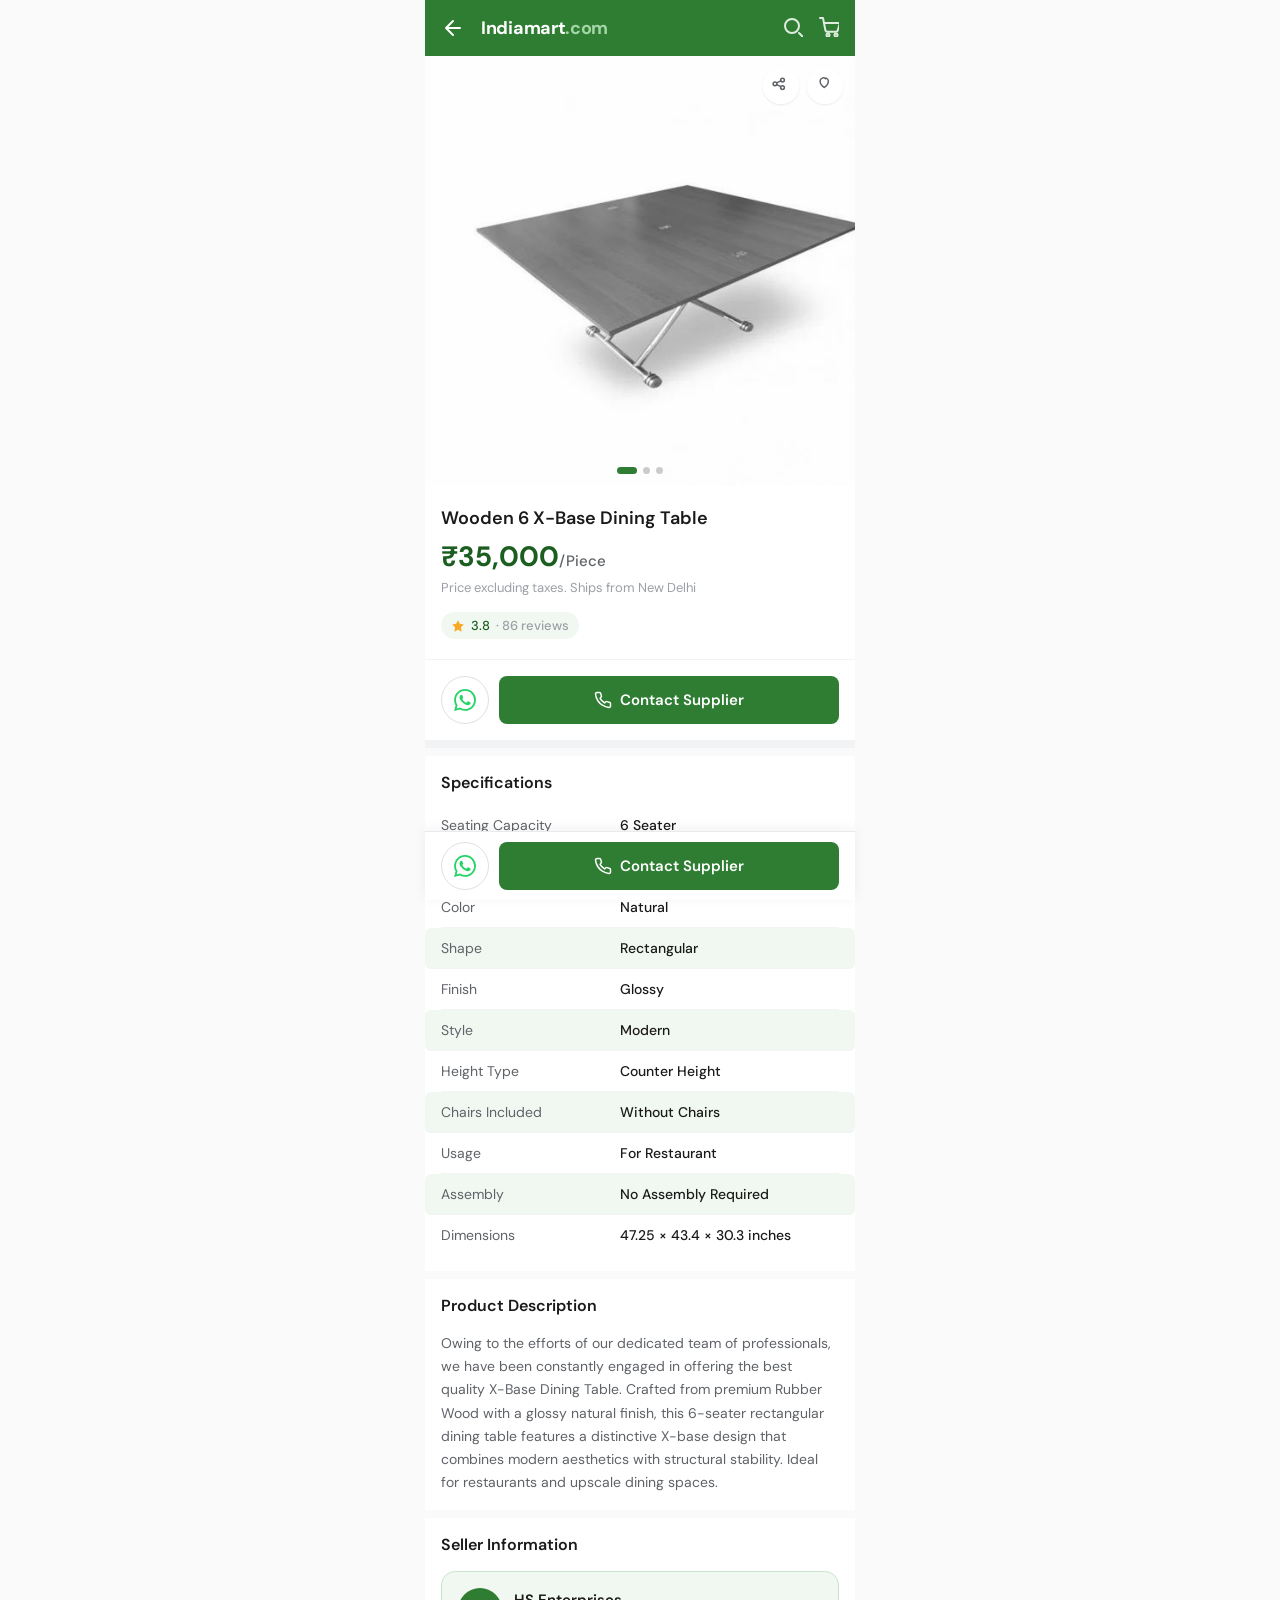
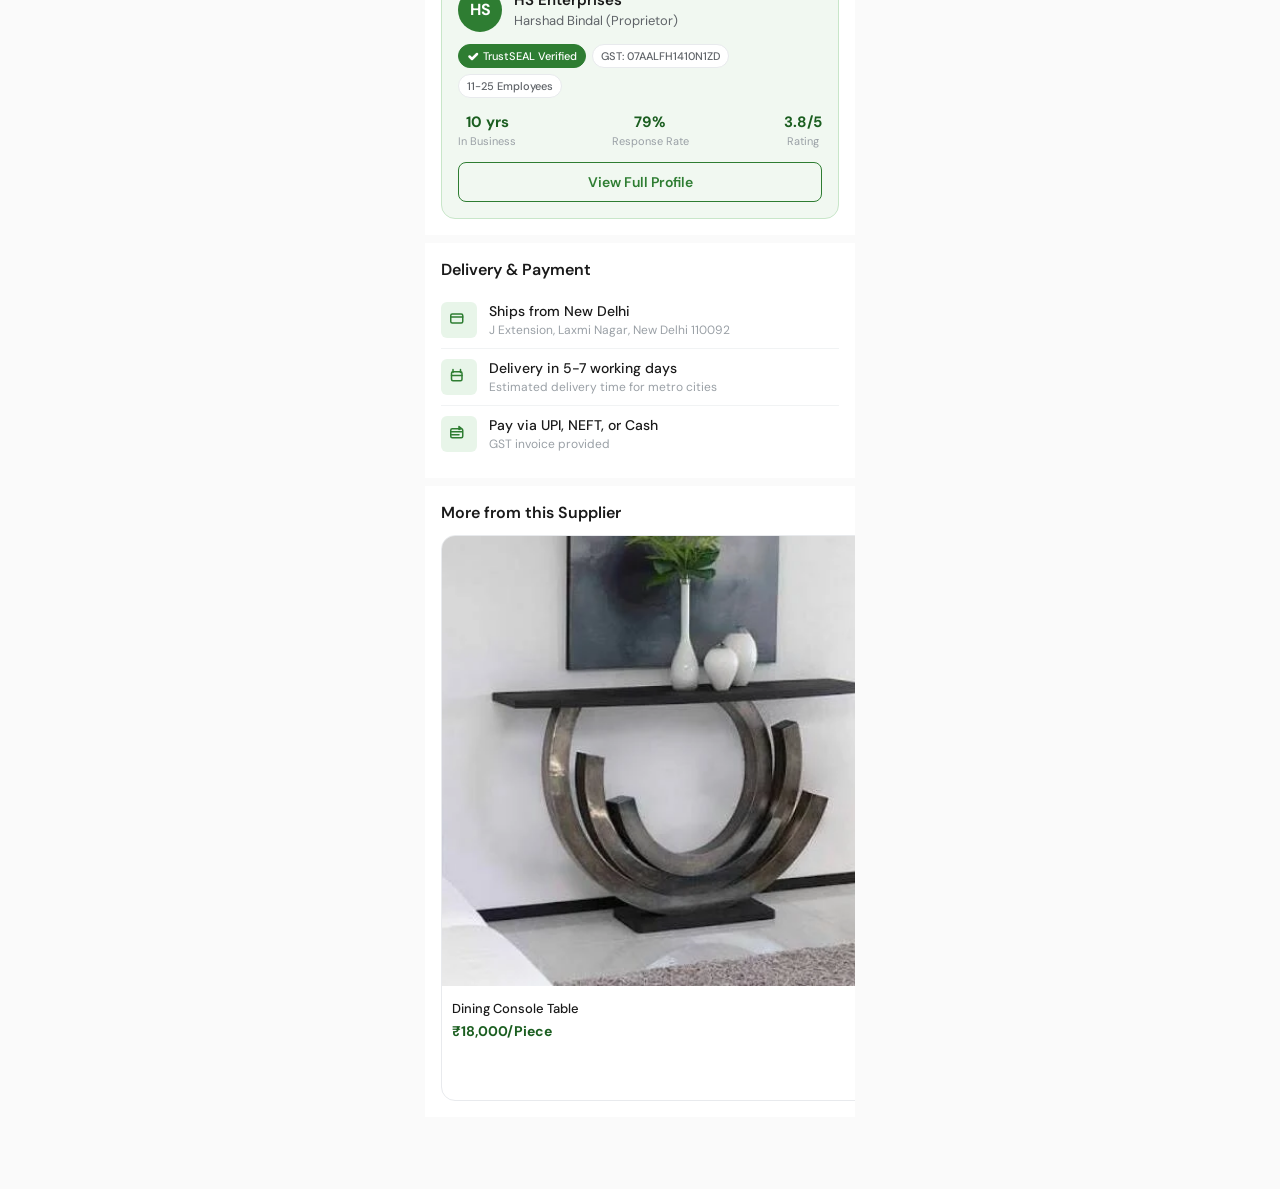
<file: product-detail.html>
<!DOCTYPE html>
<html lang="en">
<head>
<meta charset="UTF-8">
<meta name="viewport" content="width=device-width, initial-scale=1.0, maximum-scale=1.0, user-scalable=no">
<title>Wooden 6 X-Base Dining Table — IndiaMART</title>
<link rel="preconnect" href="https://fonts.googleapis.com">
<link href="https://fonts.googleapis.com/css2?family=DM+Sans:ital,opsz,wght@0,9..40,300;0,9..40,400;0,9..40,500;0,9..40,600;0,9..40,700;1,9..40,400&display=swap" rel="stylesheet">
<style>
  :root {
    --im-green: #2E7D32;
    --im-green-dark: #1B5E20;
    --im-green-light: #E8F5E9;
    --im-green-50: #f1f8f1;
    --im-blue: #1565C0;
    --im-blue-light: #E3F2FD;
    --surface: #FAFAFA;
    --card: #FFFFFF;
    --text-primary: #1A1A1A;
    --text-secondary: #5F6368;
    --text-tertiary: #9AA0A6;
    --border: #E8EAED;
    --border-light: #F1F3F4;
    --gold: #F9A825;
    --radius: 14px;
    --radius-sm: 8px;
    --radius-xs: 6px;
    --shadow-sm: 0 1px 3px rgba(0,0,0,.06), 0 1px 2px rgba(0,0,0,.04);
    --shadow-md: 0 4px 12px rgba(0,0,0,.08);
    --shadow-lg: 0 8px 30px rgba(0,0,0,.12);
  }

  * { margin: 0; padding: 0; box-sizing: border-box; -webkit-tap-highlight-color: transparent; }

  body {
    font-family: 'DM Sans', -apple-system, sans-serif;
    background: var(--surface);
    color: var(--text-primary);
    max-width: 430px;
    margin: 0 auto;
    min-height: 100vh;
    overflow-x: hidden;
    -webkit-font-smoothing: antialiased;
    padding-bottom: 72px;
  }

  /* ─── STICKY HEADER ─── */
  .header {
    position: sticky;
    top: 0;
    z-index: 100;
    background: var(--im-green);
    padding: 12px 16px;
    display: flex;
    align-items: center;
    gap: 12px;
  }

  .header .back-btn {
    background: none;
    border: none;
    color: #fff;
    cursor: pointer;
    display: flex;
    align-items: center;
    padding: 4px;
    margin-left: -4px;
  }

  .header .logo-area {
    display: flex;
    align-items: center;
    gap: 4px;
    flex: 1;
  }

  .logo-text {
    font-size: 18px;
    font-weight: 700;
    color: #fff;
    letter-spacing: -.3px;
  }
  .logo-text span { color: #A5D6A7; }

  .header-actions {
    display: flex;
    align-items: center;
    gap: 16px;
  }
  .header-actions button {
    background: none;
    border: none;
    color: rgba(255,255,255,.85);
    cursor: pointer;
  }

  /* ─── IMAGE GALLERY ─── */
  .gallery {
    position: relative;
    background: #fff;
    overflow: hidden;
  }
  .gallery-track {
    display: flex;
    transition: transform .35s cubic-bezier(.4,0,.2,1);
  }
  .gallery-track img {
    width: 100%;
    min-width: 100%;
    aspect-ratio: 1/1;
    object-fit: cover;
  }
  .gallery-dots {
    position: absolute;
    bottom: 12px;
    left: 50%;
    transform: translateX(-50%);
    display: flex;
    gap: 6px;
  }
  .gallery-dots .dot {
    width: 7px; height: 7px;
    border-radius: 50%;
    background: rgba(0,0,0,.2);
    transition: all .25s;
  }
  .gallery-dots .dot.active {
    background: var(--im-green);
    width: 20px;
    border-radius: 4px;
  }
  .gallery-actions {
    position: absolute;
    top: 12px;
    right: 12px;
    display: flex;
    gap: 8px;
  }
  .gallery-actions button {
    width: 36px; height: 36px;
    border-radius: 50%;
    background: rgba(255,255,255,.9);
    backdrop-filter: blur(8px);
    border: none;
    display: flex;
    align-items: center;
    justify-content: center;
    cursor: pointer;
    box-shadow: var(--shadow-sm);
    color: var(--text-secondary);
    transition: transform .15s;
  }
  .gallery-actions button:active { transform: scale(.92); }

  /* ─── PRODUCT INFO ─── */
  .product-info {
    background: #fff;
    padding: 20px 16px;
    border-bottom: 1px solid var(--border-light);
  }
  .product-name {
    font-size: 18px;
    font-weight: 600;
    line-height: 1.35;
    color: var(--text-primary);
    margin-bottom: 8px;
  }
  .product-price {
    font-size: 28px;
    font-weight: 700;
    color: var(--im-green-dark);
    margin-bottom: 4px;
  }
  .product-price-note {
    font-size: 13px;
    color: var(--text-tertiary);
    margin-bottom: 16px;
  }
  .product-rating {
    display: inline-flex;
    align-items: center;
    gap: 6px;
    background: var(--im-green-50);
    padding: 5px 10px;
    border-radius: 20px;
    font-size: 13px;
    font-weight: 500;
    color: var(--im-green-dark);
  }
  .product-rating svg { flex-shrink: 0; }

  /* ─── CTA BUTTONS ─── */
  .cta-section {
    padding: 16px;
    background: #fff;
    display: flex;
    gap: 10px;
    border-bottom: 8px solid var(--border-light);
  }
  .btn-primary {
    flex: 1;
    background: var(--im-green);
    color: #fff;
    border: none;
    padding: 14px;
    border-radius: var(--radius-sm);
    font-family: inherit;
    font-size: 15px;
    font-weight: 600;
    cursor: pointer;
    display: flex;
    align-items: center;
    justify-content: center;
    gap: 8px;
    transition: background .15s;
  }
  .btn-primary:active { background: var(--im-green-dark); }
  .btn-whatsapp {
    width: 48px;
    height: 48px;
    flex-shrink: 0;
    background: #fff;
    color: #25D366;
    border: 1.5px solid #E0E0E0;
    border-radius: 50%;
    cursor: pointer;
    display: flex;
    align-items: center;
    justify-content: center;
    padding: 0;
    transition: all .15s;
  }
  .btn-whatsapp:hover { border-color: #25D366; background: #f0faf3; }

  /* ─── SECTION ─── */
  .section {
    background: #fff;
    margin-top: 8px;
  }
  .section-header {
    padding: 16px 16px 0;
    font-size: 16px;
    font-weight: 600;
    color: var(--text-primary);
  }

  /* ─── SPECS TABLE ─── */
  .specs-table {
    padding: 12px 16px 16px;
  }
  .spec-row {
    display: flex;
    padding: 11px 0;
    border-bottom: 1px solid var(--border-light);
    font-size: 14px;
  }
  .spec-row:last-child { border-bottom: none; }
  .spec-row:nth-child(even) {
    background: var(--im-green-50);
    margin: 0 -16px;
    padding: 11px 16px;
    border-radius: var(--radius-xs);
  }
  .spec-label {
    width: 45%;
    color: var(--text-secondary);
    flex-shrink: 0;
  }
  .spec-value {
    flex: 1;
    font-weight: 500;
    color: var(--text-primary);
  }

  /* ─── DESCRIPTION ─── */
  .description {
    padding: 16px;
    font-size: 14px;
    line-height: 1.65;
    color: var(--text-secondary);
  }

  /* ─── SELLER CARD ─── */
  .seller-card {
    padding: 16px;
  }
  .seller-inner {
    background: var(--im-green-50);
    border-radius: var(--radius);
    padding: 16px;
    border: 1px solid #C8E6C9;
  }
  .seller-top {
    display: flex;
    align-items: center;
    gap: 12px;
    margin-bottom: 12px;
  }
  .seller-avatar {
    width: 44px; height: 44px;
    border-radius: 50%;
    background: var(--im-green);
    color: #fff;
    display: flex;
    align-items: center;
    justify-content: center;
    font-weight: 700;
    font-size: 16px;
    flex-shrink: 0;
  }
  .seller-name {
    font-size: 15px;
    font-weight: 600;
    color: var(--text-primary);
  }
  .seller-name a {
    color: inherit;
    text-decoration: none;
  }
  .seller-name a:hover { text-decoration: underline; }
  .seller-person {
    font-size: 13px;
    color: var(--text-secondary);
    margin-top: 2px;
  }
  .seller-badges {
    display: flex;
    flex-wrap: wrap;
    gap: 6px;
    margin-bottom: 14px;
  }
  .badge-tag {
    display: inline-flex;
    align-items: center;
    gap: 4px;
    font-size: 11px;
    font-weight: 500;
    padding: 4px 8px;
    border-radius: 20px;
    background: #fff;
    color: var(--text-secondary);
    border: 1px solid var(--border);
  }
  .badge-tag.verified {
    background: var(--im-green);
    color: #fff;
    border-color: var(--im-green);
  }
  .seller-stats {
    display: flex;
    justify-content: space-between;
  }
  .seller-stat {
    text-align: center;
  }
  .seller-stat-value {
    font-size: 15px;
    font-weight: 700;
    color: var(--im-green-dark);
  }
  .seller-stat-label {
    font-size: 11px;
    color: var(--text-tertiary);
    margin-top: 2px;
  }
  .view-profile {
    display: block;
    text-align: center;
    margin-top: 14px;
    font-size: 14px;
    font-weight: 600;
    color: var(--im-green);
    text-decoration: none;
    padding: 10px;
    border-radius: var(--radius-sm);
    border: 1px solid var(--im-green);
    transition: background .15s;
  }
  .view-profile:active { background: var(--im-green-light); }

  /* ─── DELIVERY & PAYMENT ─── */
  .info-list {
    padding: 12px 16px 16px;
  }
  .info-item {
    display: flex;
    align-items: flex-start;
    gap: 12px;
    padding: 10px 0;
  }
  .info-item + .info-item { border-top: 1px solid var(--border-light); }
  .info-icon {
    width: 36px; height: 36px;
    background: var(--im-green-light);
    border-radius: var(--radius-xs);
    display: flex;
    align-items: center;
    justify-content: center;
    flex-shrink: 0;
    color: var(--im-green);
  }
  .info-title {
    font-size: 14px;
    font-weight: 500;
    color: var(--text-primary);
  }
  .info-sub {
    font-size: 12px;
    color: var(--text-tertiary);
    margin-top: 2px;
  }

  /* ─── MORE FROM SUPPLIER ─── */
  .more-products {
    padding: 0 16px 16px;
    display: flex;
    gap: 10px;
    overflow-x: auto;
    -webkit-overflow-scrolling: touch;
    scrollbar-width: none;
  }
  .more-products::-webkit-scrollbar { display: none; }
  .more-card {
    min-width: 150px;
    background: var(--card);
    border-radius: var(--radius);
    border: 1px solid var(--border);
    overflow: hidden;
    flex-shrink: 0;
    transition: transform .15s;
    text-decoration: none;
    color: inherit;
  }
  .more-card:active { transform: scale(.97); }
  .more-card img {
    width: 100%;
    aspect-ratio: 1/1;
    object-fit: cover;
  }
  .more-card-info {
    padding: 10px;
  }
  .more-card-name {
    font-size: 13px;
    font-weight: 500;
    color: var(--text-primary);
    line-height: 1.3;
    margin-bottom: 4px;
    display: -webkit-box;
    -webkit-line-clamp: 2;
    -webkit-box-orient: vertical;
    overflow: hidden;
  }
  .more-card-price {
    font-size: 14px;
    font-weight: 700;
    color: var(--im-green-dark);
  }

  /* ─── BOTTOM STICKY BAR ─── */
  .bottom-bar {
    position: fixed;
    bottom: 0;
    left: 50%;
    transform: translateX(-50%);
    width: 100%;
    max-width: 430px;
    background: #fff;
    border-top: 1px solid var(--border);
    padding: 10px 16px;
    display: flex;
    gap: 10px;
    z-index: 100;
    box-shadow: 0 -2px 12px rgba(0,0,0,.06);
  }
  .bottom-bar .btn-primary { flex: 1; padding: 13px; }
  .bottom-bar .btn-whatsapp { flex: none; width: 48px; height: 48px; }

  /* ─── ANIMATIONS ─── */
  @keyframes fadeUp {
    from { opacity: 0; transform: translateY(12px); }
    to { opacity: 1; transform: translateY(0); }
  }
  .animate-in {
    animation: fadeUp .4s ease-out both;
  }
  .animate-in:nth-child(2) { animation-delay: .05s; }
  .animate-in:nth-child(3) { animation-delay: .1s; }
  .animate-in:nth-child(4) { animation-delay: .15s; }
  .animate-in:nth-child(5) { animation-delay: .2s; }
</style>
</head>
<body>

<!-- ─── HEADER ─── -->
<header class="header">
  <a href="redesign.html" class="back-btn" aria-label="Back">
    <svg width="24" height="24" fill="none" stroke="currentColor" stroke-width="2" stroke-linecap="round" stroke-linejoin="round"><path d="M19 12H5M12 19l-7-7 7-7"/></svg>
  </a>
  <div class="logo-area">
    <span class="logo-text">Indiamart<span>.com</span></span>
  </div>
  <div class="header-actions">
    <button aria-label="Search">
      <svg width="20" height="20" fill="none" stroke="currentColor" stroke-width="2" stroke-linecap="round"><circle cx="9" cy="9" r="7"/><path d="m16 16 4 4"/></svg>
    </button>
    <button aria-label="Cart">
      <svg width="20" height="20" fill="none" stroke="currentColor" stroke-width="2" stroke-linecap="round" stroke-linejoin="round"><circle cx="9" cy="18" r="1.5"/><circle cx="17" cy="18" r="1.5"/><path d="M1 1h3l2.4 12.2a2 2 0 0 0 2 1.6h8.4a2 2 0 0 0 2-1.6L21 6H6"/></svg>
    </button>
  </div>
</header>

<!-- ─── IMAGE GALLERY ─── -->
<div class="gallery animate-in">
  <div class="gallery-track" id="galleryTrack">
    <img src="images/x-base-dining-table-500x500.jpg" alt="Wooden 6 X-Base Dining Table - Front view">
    <img src="images/designer-wooden-table-500x500.jpg" alt="Wooden 6 X-Base Dining Table - Side view">
    <img src="images/brown-designer-table-500x500.jpg" alt="Wooden 6 X-Base Dining Table - Detail">
  </div>
  <div class="gallery-dots">
    <div class="dot active" data-i="0"></div>
    <div class="dot" data-i="1"></div>
    <div class="dot" data-i="2"></div>
  </div>
  <div class="gallery-actions">
    <button aria-label="Share"><svg width="18" height="18" viewBox="0 0 24 24" fill="none" stroke="currentColor" stroke-width="2" stroke-linecap="round" stroke-linejoin="round"><circle cx="14" cy="4" r="2.5"/><circle cx="4" cy="9" r="2.5"/><circle cx="14" cy="14" r="2.5"/><path d="m6.3 10.2 5.4 2.6M11.7 5.2 6.3 7.8"/></svg></button>
    <button aria-label="Save"><svg width="18" height="18" viewBox="0 0 24 24" fill="none" stroke="currentColor" stroke-width="2" stroke-linecap="round" stroke-linejoin="round"><path d="M12.7 2.3C11.5 1.2 9.7.8 8.2 1.5 6.6 2.2 5.5 3.8 5.5 5.5c0 4.5 3.5 7 5.5 8.5 2-1.5 5.5-4 5.5-8.5 0-1.7-1.1-3.3-2.7-4l-.1-.2z"/></svg></button>
  </div>
</div>

<!-- ─── PRODUCT INFO ─── -->
<div class="product-info animate-in">
  <h1 class="product-name">Wooden 6 X-Base Dining Table</h1>
  <div class="product-price">&#8377;35,000<span style="font-size:15px;font-weight:500;color:var(--text-secondary)">/Piece</span></div>
  <div class="product-price-note">Price excluding taxes. Ships from New Delhi</div>
  <div class="product-rating">
    <svg width="14" height="14" viewBox="0 0 24 24" fill="#F9A825" stroke="none"><path d="M12 2l3.09 6.26L22 9.27l-5 4.87L18.18 22 12 18.27 5.82 22 7 14.14 2 9.27l6.91-1.01z"/></svg>
    3.8 <span style="color:var(--text-tertiary)">&#183; 86 reviews</span>
  </div>
</div>

<!-- ─── CTA ─── -->
<div class="cta-section animate-in">
  <button class="btn-whatsapp" aria-label="WhatsApp">
    <svg width="22" height="22" viewBox="0 0 24 24" fill="currentColor"><path d="M17.472 14.382c-.297-.149-1.758-.867-2.03-.967-.273-.099-.471-.148-.67.15-.197.297-.767.966-.94 1.164-.173.199-.347.223-.644.075-.297-.15-1.255-.463-2.39-1.475-.883-.788-1.48-1.761-1.653-2.059-.173-.297-.018-.458.13-.606.134-.133.298-.347.446-.52.149-.174.198-.298.298-.497.099-.198.05-.371-.025-.52-.075-.149-.669-1.612-.916-2.207-.242-.579-.487-.5-.669-.51-.173-.008-.371-.01-.57-.01-.198 0-.52.074-.792.372-.272.297-1.04 1.016-1.04 2.479 0 1.462 1.065 2.875 1.213 3.074.149.198 2.096 3.2 5.077 4.487.709.306 1.262.489 1.694.625.712.227 1.36.195 1.871.118.571-.085 1.758-.719 2.006-1.413.248-.694.248-1.289.173-1.413-.074-.124-.272-.198-.57-.347m-5.421 7.403h-.004a9.87 9.87 0 01-5.031-1.378l-.361-.214-3.741.982.998-3.648-.235-.374a9.86 9.86 0 01-1.51-5.26c.001-5.45 4.436-9.884 9.888-9.884 2.64 0 5.122 1.03 6.988 2.898a9.825 9.825 0 012.893 6.994c-.003 5.45-4.437 9.884-9.885 9.884m8.413-18.297A11.815 11.815 0 0012.05 0C5.495 0 .16 5.335.157 11.892c0 2.096.547 4.142 1.588 5.945L.057 24l6.305-1.654a11.882 11.882 0 005.683 1.448h.005c6.554 0 11.89-5.335 11.893-11.893a11.821 11.821 0 00-3.48-8.413z"/></svg>
  </button>
  <button class="btn-primary">
    <svg width="18" height="18" viewBox="0 0 24 24" fill="none" stroke="currentColor" stroke-width="2" stroke-linecap="round" stroke-linejoin="round"><path d="M22 16.92v3a2 2 0 0 1-2.18 2 19.86 19.86 0 0 1-8.63-3.07A19.5 19.5 0 0 1 5.12 13a19.86 19.86 0 0 1-3.07-8.67A2 2 0 0 1 4.11 2h3a2 2 0 0 1 2 1.72c.13.81.36 1.6.68 2.34a2 2 0 0 1-.45 2.11L8.09 9.91a16 16 0 0 0 6 6l1.27-1.27a2 2 0 0 1 2.11-.45c.74.32 1.53.55 2.34.68A2 2 0 0 1 22 16.92z"/></svg>
    Contact Supplier
  </button>
</div>

<!-- ─── SPECIFICATIONS ─── -->
<div class="section animate-in">
  <h2 class="section-header">Specifications</h2>
  <div class="specs-table">
    <div class="spec-row"><div class="spec-label">Seating Capacity</div><div class="spec-value">6 Seater</div></div>
    <div class="spec-row"><div class="spec-label">Material</div><div class="spec-value">Rubber Wood</div></div>
    <div class="spec-row"><div class="spec-label">Color</div><div class="spec-value">Natural</div></div>
    <div class="spec-row"><div class="spec-label">Shape</div><div class="spec-value">Rectangular</div></div>
    <div class="spec-row"><div class="spec-label">Finish</div><div class="spec-value">Glossy</div></div>
    <div class="spec-row"><div class="spec-label">Style</div><div class="spec-value">Modern</div></div>
    <div class="spec-row"><div class="spec-label">Height Type</div><div class="spec-value">Counter Height</div></div>
    <div class="spec-row"><div class="spec-label">Chairs Included</div><div class="spec-value">Without Chairs</div></div>
    <div class="spec-row"><div class="spec-label">Usage</div><div class="spec-value">For Restaurant</div></div>
    <div class="spec-row"><div class="spec-label">Assembly</div><div class="spec-value">No Assembly Required</div></div>
    <div class="spec-row"><div class="spec-label">Dimensions</div><div class="spec-value">47.25 &times; 43.4 &times; 30.3 inches</div></div>
  </div>
</div>

<!-- ─── DESCRIPTION ─── -->
<div class="section animate-in">
  <h2 class="section-header">Product Description</h2>
  <div class="description">
    Owing to the efforts of our dedicated team of professionals, we have been constantly engaged in offering the best quality X-Base Dining Table. Crafted from premium Rubber Wood with a glossy natural finish, this 6-seater rectangular dining table features a distinctive X-base design that combines modern aesthetics with structural stability. Ideal for restaurants and upscale dining spaces.
  </div>
</div>

<!-- ─── SELLER CARD ─── -->
<div class="section animate-in">
  <h2 class="section-header">Seller Information</h2>
  <div class="seller-card">
    <div class="seller-inner">
      <div class="seller-top">
        <div class="seller-avatar">HS</div>
        <div>
          <div class="seller-name"><a href="supplier-profile.html">HS Enterprises</a></div>
          <div class="seller-person">Harshad Bindal (Proprietor)</div>
        </div>
      </div>
      <div class="seller-badges">
        <span class="badge-tag verified">
          <svg width="12" height="12" fill="none" stroke="currentColor" stroke-width="2.5" stroke-linecap="round" stroke-linejoin="round"><path d="m2.5 6.5 2.5 2.5 5-5"/></svg>
          TrustSEAL Verified
        </span>
        <span class="badge-tag">GST: 07AALFH1410N1ZD</span>
        <span class="badge-tag">11-25 Employees</span>
      </div>
      <div class="seller-stats">
        <div class="seller-stat">
          <div class="seller-stat-value">10 yrs</div>
          <div class="seller-stat-label">In Business</div>
        </div>
        <div class="seller-stat">
          <div class="seller-stat-value">79%</div>
          <div class="seller-stat-label">Response Rate</div>
        </div>
        <div class="seller-stat">
          <div class="seller-stat-value">3.8/5</div>
          <div class="seller-stat-label">Rating</div>
        </div>
      </div>
      <a href="supplier-profile.html" class="view-profile">View Full Profile</a>
    </div>
  </div>
</div>

<!-- ─── DELIVERY & PAYMENT ─── -->
<div class="section animate-in">
  <h2 class="section-header">Delivery &amp; Payment</h2>
  <div class="info-list">
    <div class="info-item">
      <div class="info-icon">
        <svg width="18" height="18" viewBox="0 0 24 24" fill="none" stroke="currentColor" stroke-width="2" stroke-linecap="round" stroke-linejoin="round"><rect x="1" y="4" width="16" height="12" rx="2"/><path d="M1 8h16"/></svg>
      </div>
      <div>
        <div class="info-title">Ships from New Delhi</div>
        <div class="info-sub">J Extension, Laxmi Nagar, New Delhi 110092</div>
      </div>
    </div>
    <div class="info-item">
      <div class="info-icon">
        <svg width="18" height="18" viewBox="0 0 24 24" fill="none" stroke="currentColor" stroke-width="2" stroke-linecap="round" stroke-linejoin="round"><rect x="2" y="5" width="14" height="12" rx="2"/><path d="M14 2v4M4 2v4M2 10h14"/></svg>
      </div>
      <div>
        <div class="info-title">Delivery in 5-7 working days</div>
        <div class="info-sub">Estimated delivery time for metro cities</div>
      </div>
    </div>
    <div class="info-item">
      <div class="info-icon">
        <svg width="18" height="18" viewBox="0 0 24 24" fill="none" stroke="currentColor" stroke-width="2" stroke-linecap="round" stroke-linejoin="round"><path d="M12 2v4l3-1.5L12 2zM2 9h14M2 13h10"/><rect x="1" y="5" width="16" height="12" rx="2"/></svg>
      </div>
      <div>
        <div class="info-title">Pay via UPI, NEFT, or Cash</div>
        <div class="info-sub">GST invoice provided</div>
      </div>
    </div>
  </div>
</div>

<!-- ─── MORE FROM THIS SUPPLIER ─── -->
<div class="section animate-in">
  <h2 class="section-header" style="margin-bottom:12px">More from this Supplier</h2>
  <div class="more-products">
    <a href="#" class="more-card">
      <img src="images/1473410110p3-500x500.png" alt="Dining Console Table">
      <div class="more-card-info">
        <div class="more-card-name">Dining Console Table</div>
        <div class="more-card-price">&#8377;18,000/Piece</div>
      </div>
    </a>
    <a href="#" class="more-card">
      <img src="images/square-coffee-table-500x500.jpg" alt="Lifting Coffee Table">
      <div class="more-card-info">
        <div class="more-card-name">Lifting Coffee Table</div>
        <div class="more-card-price">&#8377;16,000/Piece</div>
      </div>
    </a>
    <a href="#" class="more-card">
      <img src="images/3x2-ft-table-500x500.jpg" alt="Compact Office Table">
      <div class="more-card-info">
        <div class="more-card-name">Compact Office Table</div>
        <div class="more-card-price">&#8377;25,000/Piece</div>
      </div>
    </a>
  </div>
</div>

<!-- ─── BOTTOM STICKY BAR ─── -->
<div class="bottom-bar">
  <button class="btn-whatsapp" aria-label="WhatsApp">
    <svg width="22" height="22" viewBox="0 0 24 24" fill="currentColor"><path d="M17.472 14.382c-.297-.149-1.758-.867-2.03-.967-.273-.099-.471-.148-.67.15-.197.297-.767.966-.94 1.164-.173.199-.347.223-.644.075-.297-.15-1.255-.463-2.39-1.475-.883-.788-1.48-1.761-1.653-2.059-.173-.297-.018-.458.13-.606.134-.133.298-.347.446-.52.149-.174.198-.298.298-.497.099-.198.05-.371-.025-.52-.075-.149-.669-1.612-.916-2.207-.242-.579-.487-.5-.669-.51-.173-.008-.371-.01-.57-.01-.198 0-.52.074-.792.372-.272.297-1.04 1.016-1.04 2.479 0 1.462 1.065 2.875 1.213 3.074.149.198 2.096 3.2 5.077 4.487.709.306 1.262.489 1.694.625.712.227 1.36.195 1.871.118.571-.085 1.758-.719 2.006-1.413.248-.694.248-1.289.173-1.413-.074-.124-.272-.198-.57-.347m-5.421 7.403h-.004a9.87 9.87 0 01-5.031-1.378l-.361-.214-3.741.982.998-3.648-.235-.374a9.86 9.86 0 01-1.51-5.26c.001-5.45 4.436-9.884 9.888-9.884 2.64 0 5.122 1.03 6.988 2.898a9.825 9.825 0 012.893 6.994c-.003 5.45-4.437 9.884-9.885 9.884m8.413-18.297A11.815 11.815 0 0012.05 0C5.495 0 .16 5.335.157 11.892c0 2.096.547 4.142 1.588 5.945L.057 24l6.305-1.654a11.882 11.882 0 005.683 1.448h.005c6.554 0 11.89-5.335 11.893-11.893a11.821 11.821 0 00-3.48-8.413z"/></svg>
  </button>
  <button class="btn-primary">
    <svg width="18" height="18" viewBox="0 0 24 24" fill="none" stroke="currentColor" stroke-width="2" stroke-linecap="round" stroke-linejoin="round"><path d="M22 16.92v3a2 2 0 0 1-2.18 2 19.86 19.86 0 0 1-8.63-3.07A19.5 19.5 0 0 1 5.12 13a19.86 19.86 0 0 1-3.07-8.67A2 2 0 0 1 4.11 2h3a2 2 0 0 1 2 1.72c.13.81.36 1.6.68 2.34a2 2 0 0 1-.45 2.11L8.09 9.91a16 16 0 0 0 6 6l1.27-1.27a2 2 0 0 1 2.11-.45c.74.32 1.53.55 2.34.68A2 2 0 0 1 22 16.92z"/></svg>
    Contact Supplier
  </button>
</div>

<script>
// Gallery swipe
const track = document.getElementById('galleryTrack');
const dots = document.querySelectorAll('.dot');
let current = 0, startX = 0, dx = 0;

track.addEventListener('touchstart', e => { startX = e.touches[0].clientX; });
track.addEventListener('touchmove', e => {
  dx = e.touches[0].clientX - startX;
  track.style.transition = 'none';
  track.style.transform = `translateX(calc(-${current * 100}% + ${dx}px))`;
});
track.addEventListener('touchend', () => {
  track.style.transition = '';
  if (dx < -40 && current < 2) current++;
  else if (dx > 40 && current > 0) current--;
  dx = 0;
  track.style.transform = `translateX(-${current * 100}%)`;
  dots.forEach((d, i) => d.classList.toggle('active', i === current));
});

// Auto-cycle dots for visual feel
let auto = setInterval(() => {
  current = (current + 1) % 3;
  track.style.transform = `translateX(-${current * 100}%)`;
  dots.forEach((d, i) => d.classList.toggle('active', i === current));
}, 4000);
track.addEventListener('touchstart', () => clearInterval(auto));
</script>

</body>
</html>
</file>
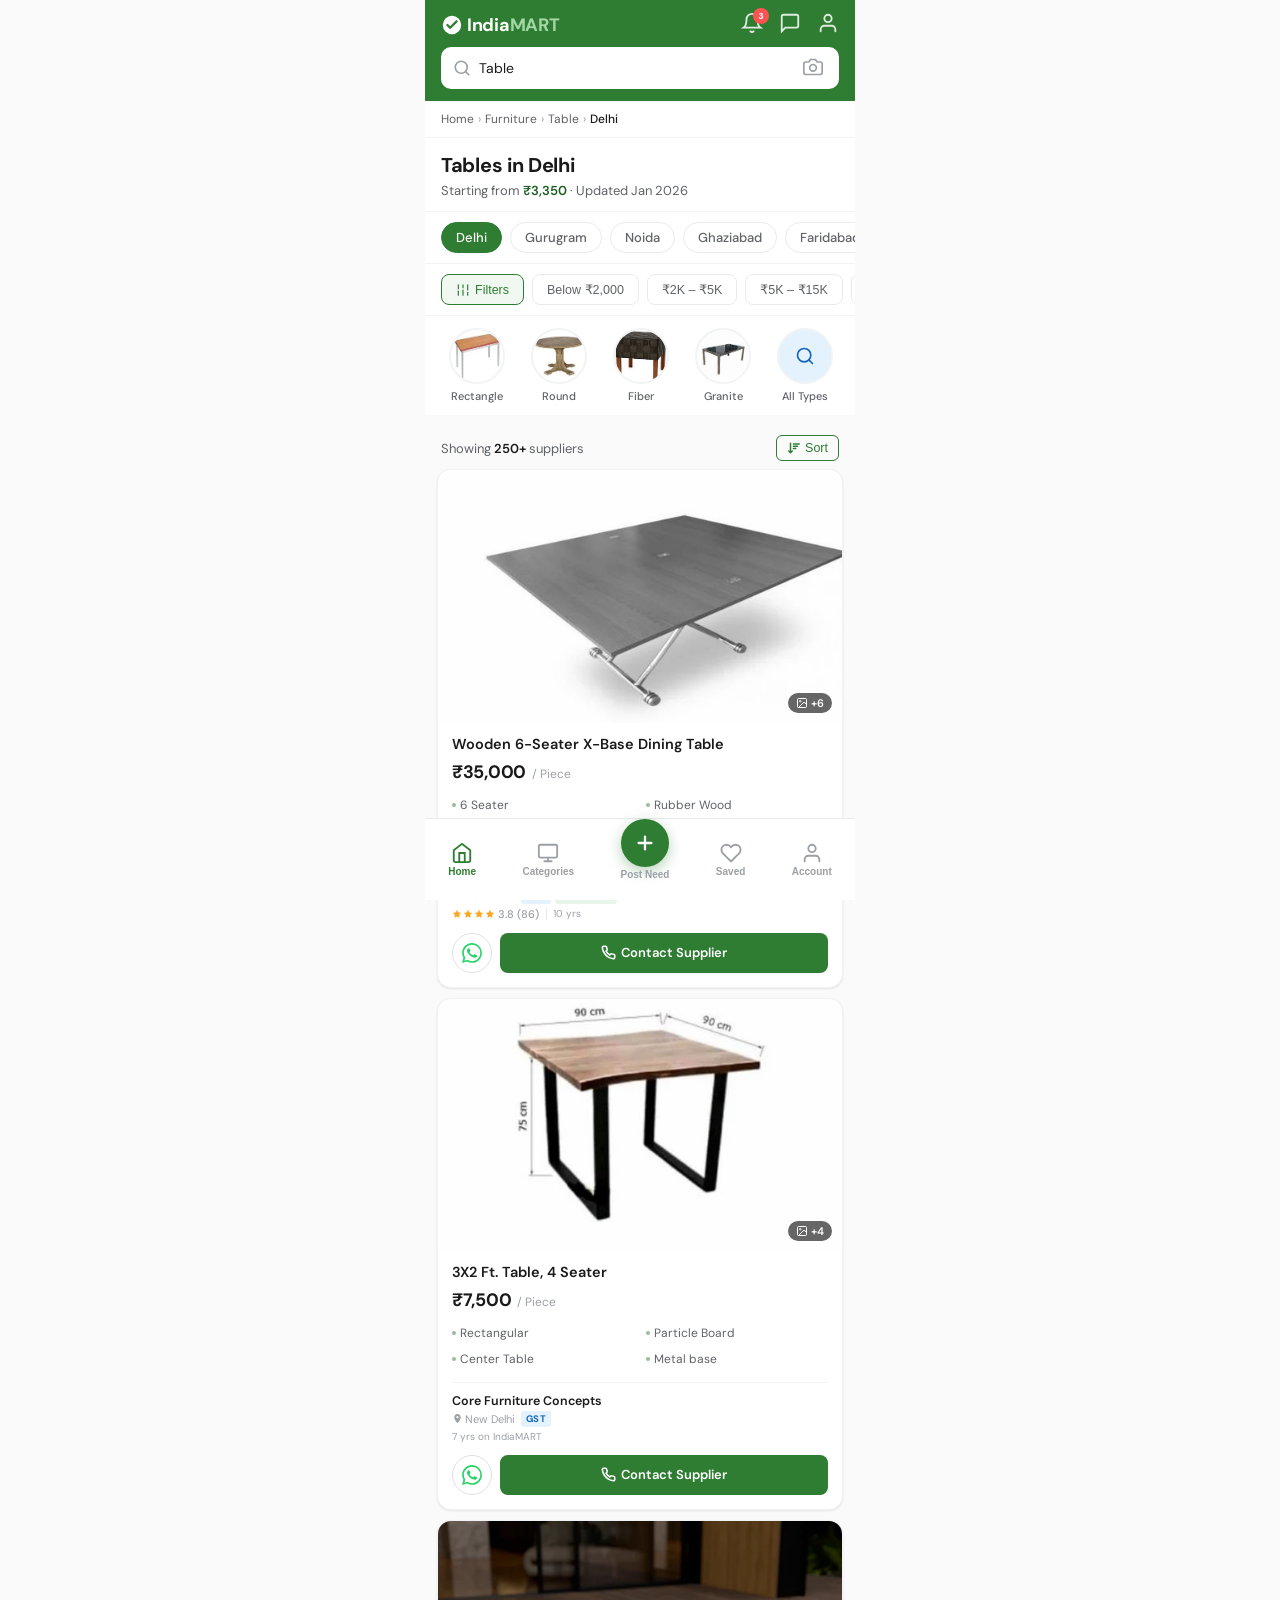
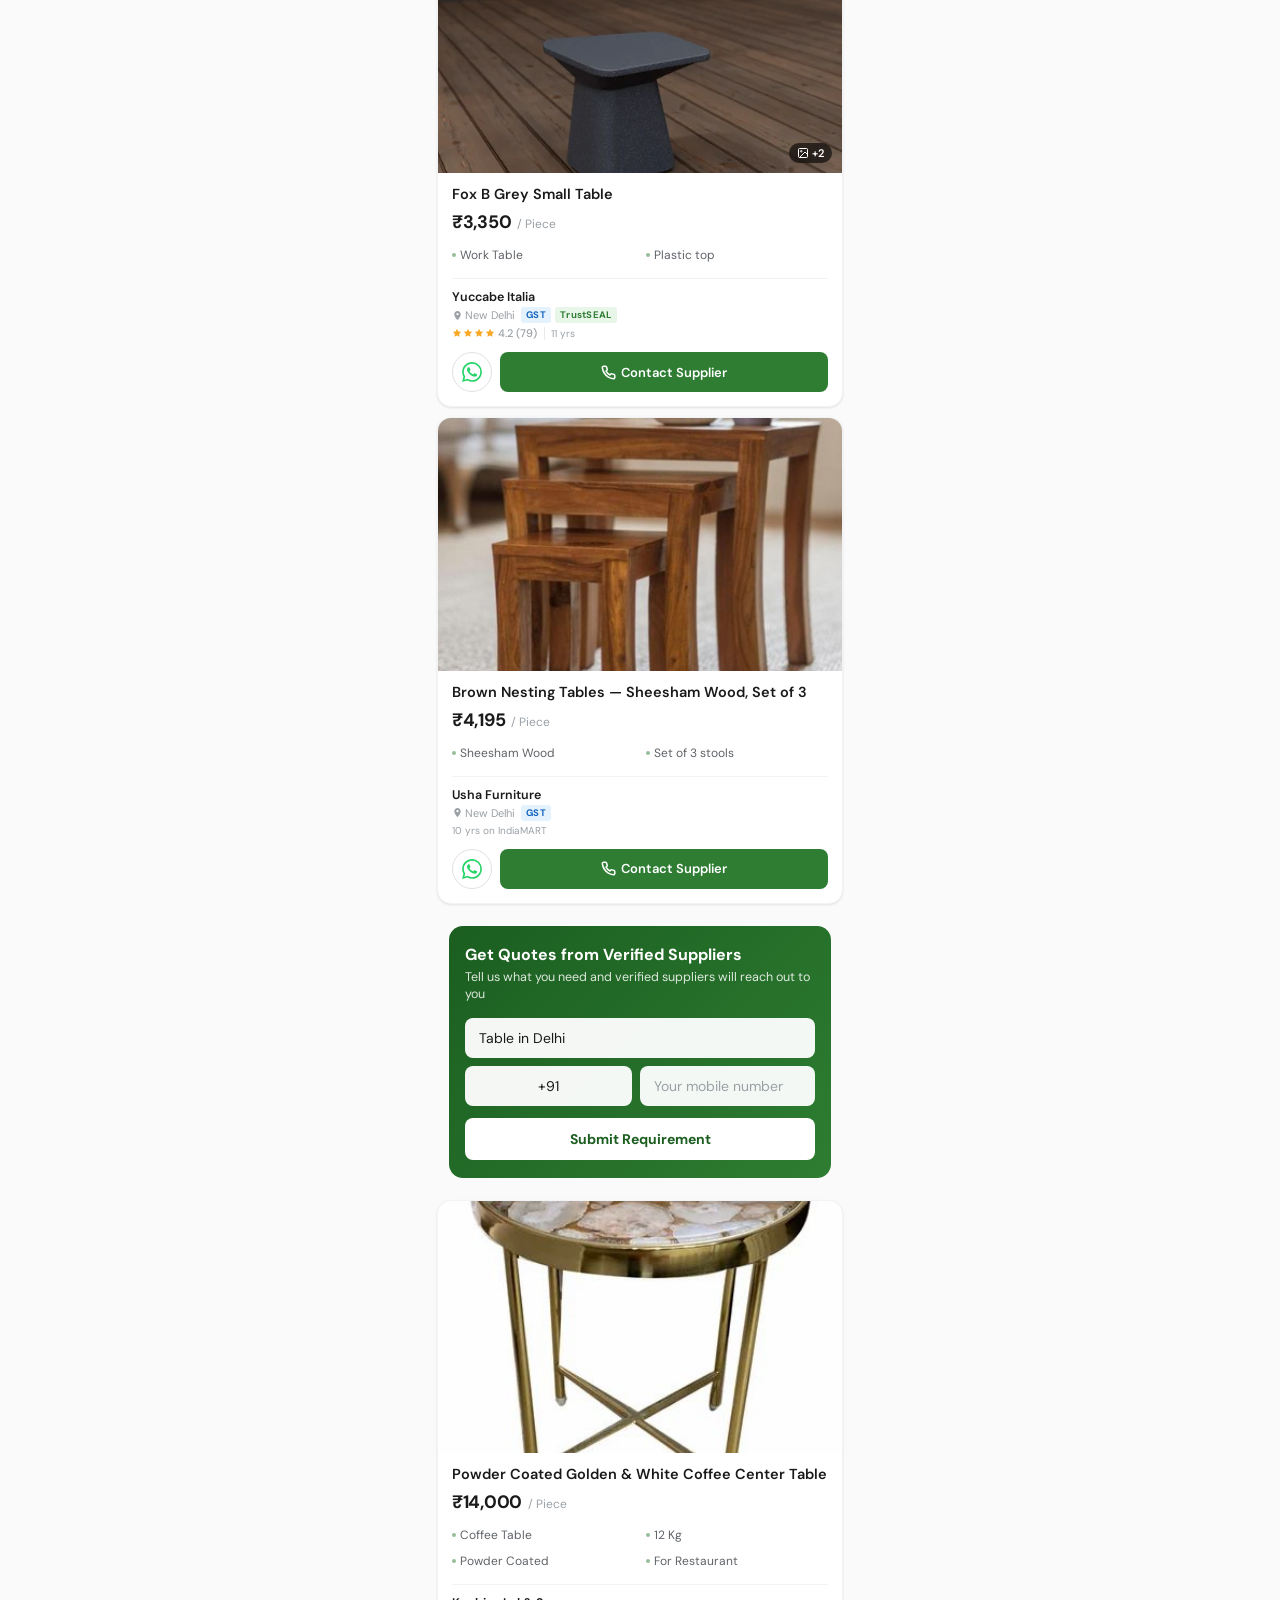
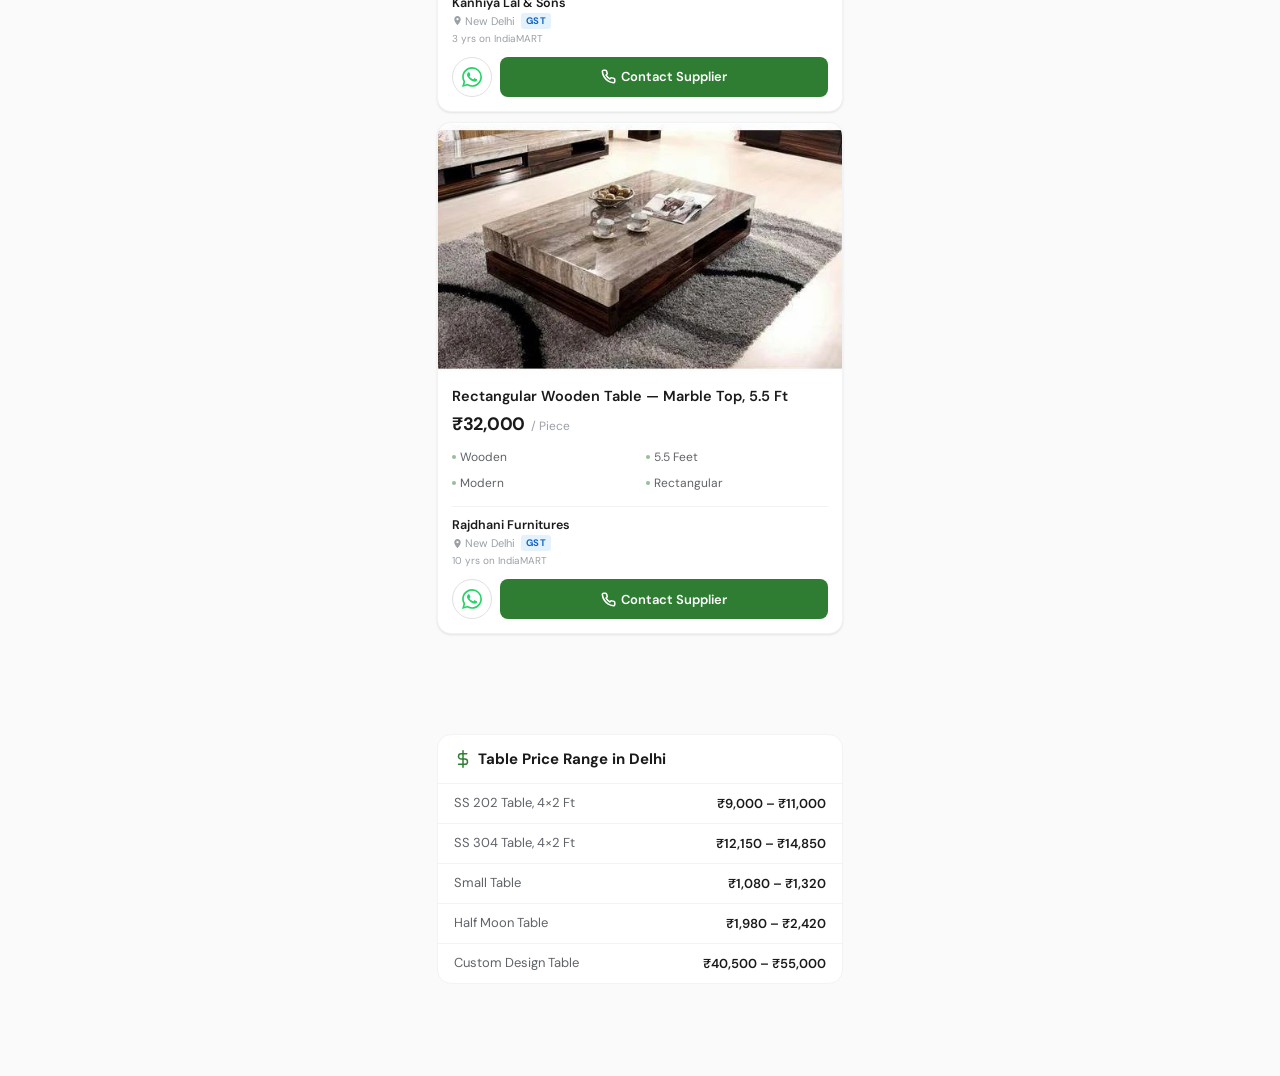
<file: redesign.html>
<!DOCTYPE html>
<html lang="en">
<head>
<meta charset="UTF-8">
<meta name="viewport" content="width=device-width, initial-scale=1.0, maximum-scale=1.0, user-scalable=no">
<title>Table in Delhi — IndiaMART Redesign</title>
<link rel="preconnect" href="https://fonts.googleapis.com">
<link href="https://fonts.googleapis.com/css2?family=DM+Sans:ital,opsz,wght@0,9..40,300;0,9..40,400;0,9..40,500;0,9..40,600;0,9..40,700;1,9..40,400&display=swap" rel="stylesheet">
<style>
  :root {
    --im-green: #2E7D32;
    --im-green-dark: #1B5E20;
    --im-green-light: #E8F5E9;
    --im-green-50: #f1f8f1;
    --im-blue: #1565C0;
    --im-blue-light: #E3F2FD;
    --surface: #FAFAFA;
    --card: #FFFFFF;
    --text-primary: #1A1A1A;
    --text-secondary: #5F6368;
    --text-tertiary: #9AA0A6;
    --border: #E8EAED;
    --border-light: #F1F3F4;
    --gold: #F9A825;
    --radius: 14px;
    --radius-sm: 8px;
    --radius-xs: 6px;
    --shadow-sm: 0 1px 3px rgba(0,0,0,.06), 0 1px 2px rgba(0,0,0,.04);
    --shadow-md: 0 4px 12px rgba(0,0,0,.08);
    --shadow-lg: 0 8px 30px rgba(0,0,0,.12);
  }

  * { margin: 0; padding: 0; box-sizing: border-box; -webkit-tap-highlight-color: transparent; }

  body {
    font-family: 'DM Sans', -apple-system, sans-serif;
    background: var(--surface);
    color: var(--text-primary);
    max-width: 430px;
    margin: 0 auto;
    min-height: 100vh;
    overflow-x: hidden;
    -webkit-font-smoothing: antialiased;
  }

  /* ─── STICKY HEADER ─── */
  .header {
    position: sticky;
    top: 0;
    z-index: 100;
    background: var(--im-green);
    padding: 12px 16px;
    display: flex;
    flex-direction: column;
    gap: 10px;
  }

  .header-top {
    display: flex;
    align-items: center;
    justify-content: space-between;
  }

  .logo {
    display: flex;
    align-items: center;
    gap: 4px;
  }

  .logo svg { height: 22px; }

  .logo-text {
    font-size: 18px;
    font-weight: 700;
    color: #fff;
    letter-spacing: -.3px;
  }

  .logo-text span { color: #A5D6A7; }

  .header-actions {
    display: flex;
    align-items: center;
    gap: 16px;
  }

  .header-actions button {
    background: none;
    border: none;
    color: rgba(255,255,255,.85);
    cursor: pointer;
    position: relative;
  }

  .header-actions .badge {
    position: absolute;
    top: -4px;
    right: -6px;
    background: #FF5252;
    color: #fff;
    font-size: 9px;
    font-weight: 700;
    width: 16px;
    height: 16px;
    border-radius: 50%;
    display: flex;
    align-items: center;
    justify-content: center;
  }

  .search-bar {
    display: flex;
    align-items: center;
    background: #fff;
    border-radius: 10px;
    padding: 0 12px;
    height: 42px;
    gap: 8px;
  }

  .search-bar svg { color: var(--text-tertiary); flex-shrink: 0; }

  .search-bar input {
    flex: 1;
    border: none;
    outline: none;
    font-size: 14px;
    font-family: inherit;
    color: var(--text-primary);
    background: transparent;
  }

  .search-bar input::placeholder { color: var(--text-tertiary); }

  .search-bar .cam-btn {
    background: none;
    border: none;
    color: var(--im-green);
    cursor: pointer;
    padding: 4px;
  }

  /* ─── BREADCRUMB ─── */
  .breadcrumb {
    padding: 10px 16px;
    font-size: 12px;
    color: var(--text-tertiary);
    display: flex;
    align-items: center;
    gap: 4px;
    flex-wrap: wrap;
    background: #fff;
    border-bottom: 1px solid var(--border-light);
  }

  .breadcrumb a {
    color: var(--text-secondary);
    text-decoration: none;
  }

  .breadcrumb .sep { color: var(--text-tertiary); }

  /* ─── PAGE TITLE SECTION ─── */
  .page-title-section {
    background: #fff;
    padding: 14px 16px 12px;
    border-bottom: 1px solid var(--border-light);
  }

  .page-title-section h1 {
    font-size: 20px;
    font-weight: 700;
    letter-spacing: -.3px;
    margin-bottom: 4px;
  }

  .page-title-section .price-range {
    font-size: 13px;
    color: var(--text-secondary);
  }

  .page-title-section .price-range strong {
    color: var(--im-green-dark);
    font-weight: 600;
  }

  /* ─── CITY PILLS ─── */
  .city-scroll {
    background: #fff;
    padding: 10px 0;
    border-bottom: 1px solid var(--border-light);
    overflow: hidden;
  }

  .city-pills {
    display: flex;
    gap: 8px;
    padding: 0 16px;
    overflow-x: auto;
    scrollbar-width: none;
    -ms-overflow-style: none;
  }

  .city-pills::-webkit-scrollbar { display: none; }

  .city-pill {
    flex-shrink: 0;
    padding: 6px 14px;
    border-radius: 20px;
    font-size: 13px;
    font-weight: 500;
    border: 1.5px solid var(--border);
    background: #fff;
    color: var(--text-secondary);
    cursor: pointer;
    transition: all .2s;
    white-space: nowrap;
  }

  .city-pill.active {
    background: var(--im-green);
    color: #fff;
    border-color: var(--im-green);
  }

  .city-pill:not(.active):hover {
    border-color: var(--im-green);
    color: var(--im-green);
  }

  /* ─── FILTER BAR ─── */
  .filter-bar {
    position: sticky;
    top: 106px;
    z-index: 90;
    background: #fff;
    padding: 10px 16px;
    display: flex;
    gap: 8px;
    border-bottom: 1px solid var(--border-light);
    overflow-x: auto;
    scrollbar-width: none;
  }

  .filter-bar::-webkit-scrollbar { display: none; }

  .filter-chip {
    flex-shrink: 0;
    display: flex;
    align-items: center;
    gap: 5px;
    padding: 7px 14px;
    border-radius: 8px;
    font-size: 12.5px;
    font-weight: 500;
    border: 1.5px solid var(--border);
    background: #fff;
    color: var(--text-secondary);
    cursor: pointer;
    transition: all .15s;
  }

  .filter-chip:hover, .filter-chip.active {
    border-color: var(--im-green);
    color: var(--im-green);
    background: var(--im-green-50);
  }

  .filter-chip svg { width: 14px; height: 14px; }

  /* ─── CATEGORY CHIPS (horizontal scroll) ─── */
  .category-row {
    background: #fff;
    padding: 12px 0;
    border-bottom: 6px solid var(--surface);
  }

  .category-chips {
    display: flex;
    gap: 10px;
    padding: 0 16px;
    overflow-x: auto;
    scrollbar-width: none;
  }

  .category-chips::-webkit-scrollbar { display: none; }

  .category-chip {
    flex-shrink: 0;
    display: flex;
    flex-direction: column;
    align-items: center;
    gap: 6px;
    cursor: pointer;
    width: 72px;
  }

  .category-chip .cat-img {
    width: 56px;
    height: 56px;
    border-radius: 50%;
    background: var(--im-green-light);
    overflow: hidden;
    border: 2px solid var(--border-light);
    transition: border-color .2s;
  }

  .category-chip:hover .cat-img { border-color: var(--im-green); }

  .category-chip .cat-img img {
    width: 100%;
    height: 100%;
    object-fit: cover;
  }

  .category-chip .cat-name {
    font-size: 11px;
    font-weight: 500;
    color: var(--text-secondary);
    text-align: center;
    line-height: 1.2;
  }

  /* ─── RESULTS HEADER ─── */
  .results-header {
    padding: 14px 16px 8px;
    display: flex;
    align-items: center;
    justify-content: space-between;
  }

  .results-header .count {
    font-size: 13px;
    color: var(--text-secondary);
  }

  .results-header .count strong {
    color: var(--text-primary);
    font-weight: 600;
  }

  .sort-btn {
    display: flex;
    align-items: center;
    gap: 4px;
    font-size: 12.5px;
    font-weight: 500;
    color: var(--im-green);
    background: none;
    border: 1.5px solid var(--im-green);
    border-radius: var(--radius-xs);
    padding: 5px 10px;
    cursor: pointer;
  }

  /* ─── PRODUCT CARDS ─── */
  .product-list {
    padding: 0 12px 100px;
    display: flex;
    flex-direction: column;
    gap: 10px;
  }

  .product-card {
    display: block;
    text-decoration: none;
    color: inherit;
    background: var(--card);
    border-radius: var(--radius);
    overflow: hidden;
    box-shadow: var(--shadow-sm);
    border: 1px solid var(--border-light);
    transition: box-shadow .2s, transform .15s;
  }

  .product-card:active {
    transform: scale(.985);
  }

  .product-card:hover {
    box-shadow: var(--shadow-md);
  }

  /* Image area */
  .pc-image {
    position: relative;
    width: 100%;
    aspect-ratio: 16/10;
    overflow: hidden;
    background: #f5f5f5;
  }

  .pc-image img {
    width: 100%;
    height: 100%;
    object-fit: cover;
    transition: transform .3s;
  }

  .product-card:hover .pc-image img {
    transform: scale(1.03);
  }

  .pc-image .img-count {
    position: absolute;
    bottom: 10px;
    right: 10px;
    background: rgba(0,0,0,.6);
    backdrop-filter: blur(4px);
    color: #fff;
    font-size: 11px;
    font-weight: 600;
    padding: 3px 8px;
    border-radius: 12px;
    display: flex;
    align-items: center;
    gap: 3px;
  }

  .pc-image .img-count svg { width: 12px; height: 12px; }

  .pc-image .wishlist-btn {
    position: absolute;
    top: 10px;
    right: 10px;
    width: 32px;
    height: 32px;
    border-radius: 50%;
    background: rgba(255,255,255,.9);
    backdrop-filter: blur(4px);
    border: none;
    display: flex;
    align-items: center;
    justify-content: center;
    cursor: pointer;
    box-shadow: 0 2px 8px rgba(0,0,0,.1);
    transition: transform .15s;
  }

  .pc-image .wishlist-btn:active { transform: scale(.9); }
  .pc-image .wishlist-btn svg { width: 16px; height: 16px; color: var(--text-tertiary); }

  /* Body */
  .pc-body {
    padding: 12px 14px 14px;
  }

  .pc-body .pc-name {
    font-size: 14.5px;
    font-weight: 600;
    color: var(--text-primary);
    line-height: 1.3;
    margin-bottom: 6px;
    display: -webkit-box;
    -webkit-line-clamp: 2;
    -webkit-box-orient: vertical;
    overflow: hidden;
  }

  .pc-price-row {
    display: flex;
    align-items: baseline;
    gap: 6px;
    margin-bottom: 10px;
  }

  .pc-price {
    font-size: 18px;
    font-weight: 700;
    color: var(--text-primary);
    letter-spacing: -.3px;
  }

  .pc-price-unit {
    font-size: 12px;
    color: var(--text-tertiary);
    font-weight: 400;
  }

  /* Specs — clean 2-col layout */
  .pc-specs {
    display: grid;
    grid-template-columns: 1fr 1fr;
    gap: 4px 12px;
    margin-bottom: 12px;
  }

  .pc-spec {
    font-size: 12px;
    color: var(--text-secondary);
    display: flex;
    align-items: center;
    gap: 4px;
    padding: 3px 0;
  }

  .pc-spec .dot {
    width: 4px;
    height: 4px;
    border-radius: 50%;
    background: var(--im-green);
    flex-shrink: 0;
    opacity: .5;
  }

  /* Supplier strip */
  .pc-supplier {
    display: flex;
    align-items: center;
    justify-content: space-between;
    padding-top: 10px;
    border-top: 1px solid var(--border-light);
    gap: 8px;
  }

  .pc-supplier-info {
    flex: 1;
    min-width: 0;
  }

  .pc-supplier-name {
    font-size: 12.5px;
    font-weight: 600;
    color: var(--text-primary);
    white-space: nowrap;
    overflow: hidden;
    text-overflow: ellipsis;
  }

  .pc-supplier-meta {
    display: flex;
    align-items: center;
    gap: 6px;
    margin-top: 2px;
  }

  .pc-supplier-meta .loc {
    font-size: 11px;
    color: var(--text-tertiary);
    display: flex;
    align-items: center;
    gap: 2px;
  }

  .pc-supplier-meta .loc svg { width: 11px; height: 11px; }

  .trust-badges {
    display: flex;
    align-items: center;
    gap: 4px;
  }

  .trust-badge {
    font-size: 9.5px;
    font-weight: 700;
    padding: 2px 5px;
    border-radius: 3px;
    letter-spacing: .3px;
  }

  .trust-badge.gst {
    background: var(--im-blue-light);
    color: var(--im-blue);
  }

  .trust-badge.trust {
    background: var(--im-green-light);
    color: var(--im-green);
  }

  .pc-supplier-rating {
    display: flex;
    align-items: center;
    gap: 3px;
    margin-top: 3px;
  }

  .pc-supplier-rating .stars {
    display: flex;
    gap: 1px;
  }

  .pc-supplier-rating .stars svg { width: 10px; height: 10px; color: var(--gold); }

  .pc-supplier-rating .rating-text {
    font-size: 11px;
    color: var(--text-tertiary);
    font-weight: 500;
  }

  .pc-supplier-rating .yrs {
    font-size: 10px;
    color: var(--text-tertiary);
    margin-left: 4px;
    padding-left: 6px;
    border-left: 1px solid var(--border);
  }

  /* CTA Row */
  .pc-cta-row {
    display: flex;
    gap: 8px;
    margin-top: 12px;
  }

  .pc-cta {
    flex: 1;
    padding: 10px 8px;
    background: var(--im-green);
    color: #fff;
    border: none;
    border-radius: var(--radius-sm);
    font-size: 13px;
    font-weight: 600;
    font-family: inherit;
    cursor: pointer;
    transition: background .15s;
    display: flex;
    align-items: center;
    justify-content: center;
    gap: 5px;
  }

  .pc-cta:hover { background: var(--im-green-dark); }
  .pc-cta svg { width: 15px; height: 15px; }

  .pc-cta-whatsapp {
    width: 40px;
    height: 40px;
    flex-shrink: 0;
    background: #fff;
    color: #25D366;
    border: 1.5px solid #E0E0E0;
    border-radius: 50%;
    cursor: pointer;
    transition: all .15s;
    display: flex;
    align-items: center;
    justify-content: center;
    padding: 0;
  }

  .pc-cta-whatsapp:hover { border-color: #25D366; background: #f0faf3; }
  .pc-cta-whatsapp svg { width: 20px; height: 20px; }

  /* ─── QUOTE BANNER ─── */
  .quote-banner {
    margin: 12px;
    padding: 18px 16px;
    background: linear-gradient(135deg, var(--im-green-dark) 0%, var(--im-green) 100%);
    border-radius: var(--radius);
    color: #fff;
  }

  .quote-banner h3 {
    font-size: 16px;
    font-weight: 700;
    margin-bottom: 4px;
  }

  .quote-banner p {
    font-size: 12.5px;
    opacity: .85;
    margin-bottom: 14px;
    line-height: 1.4;
  }

  .quote-banner input {
    width: 100%;
    padding: 11px 14px;
    border-radius: var(--radius-sm);
    border: none;
    font-size: 14px;
    font-family: inherit;
    margin-bottom: 8px;
    background: rgba(255,255,255,.95);
    color: var(--text-primary);
  }

  .quote-banner input::placeholder { color: var(--text-tertiary); }

  .quote-banner .phone-row {
    display: flex;
    gap: 8px;
    margin-bottom: 12px;
  }

  .quote-banner .country-code {
    background: rgba(255,255,255,.95);
    border: none;
    border-radius: var(--radius-sm);
    padding: 11px 10px;
    font-size: 14px;
    font-family: inherit;
    color: var(--text-primary);
    width: 60px;
    text-align: center;
  }

  .quote-banner .phone-row input { flex: 1; margin-bottom: 0; }

  .quote-banner .submit-btn {
    width: 100%;
    padding: 12px;
    background: #fff;
    color: var(--im-green-dark);
    border: none;
    border-radius: var(--radius-sm);
    font-size: 14px;
    font-weight: 700;
    font-family: inherit;
    cursor: pointer;
    transition: transform .1s;
  }

  .quote-banner .submit-btn:active { transform: scale(.97); }

  /* ─── PRICE TABLE ─── */
  .price-section {
    margin: 0 12px 12px;
    background: var(--card);
    border-radius: var(--radius);
    overflow: hidden;
    border: 1px solid var(--border-light);
  }

  .price-section-header {
    padding: 14px 16px;
    font-size: 15px;
    font-weight: 700;
    border-bottom: 1px solid var(--border-light);
    display: flex;
    align-items: center;
    gap: 6px;
  }

  .price-section-header svg { color: var(--im-green); width: 18px; height: 18px; }

  .price-table {
    width: 100%;
  }

  .price-row {
    display: flex;
    align-items: center;
    justify-content: space-between;
    padding: 11px 16px;
    border-bottom: 1px solid var(--border-light);
    font-size: 13px;
    transition: background .1s;
  }

  .price-row:last-child { border-bottom: none; }
  .price-row:hover { background: var(--im-green-50); }

  .price-row .item-name {
    flex: 1;
    color: var(--text-secondary);
    line-height: 1.3;
    padding-right: 12px;
  }

  .price-row .item-price {
    font-weight: 600;
    color: var(--text-primary);
    white-space: nowrap;
    font-size: 13px;
  }

  /* ─── BOTTOM NAV ─── */
  .bottom-nav {
    position: fixed;
    bottom: 0;
    left: 50%;
    transform: translateX(-50%);
    width: 100%;
    max-width: 430px;
    background: #fff;
    border-top: 1px solid var(--border);
    display: flex;
    align-items: center;
    justify-content: space-around;
    padding: 6px 0 calc(6px + env(safe-area-inset-bottom));
    z-index: 100;
  }

  .nav-item {
    display: flex;
    flex-direction: column;
    align-items: center;
    gap: 2px;
    background: none;
    border: none;
    cursor: pointer;
    color: var(--text-tertiary);
    padding: 4px 12px;
    transition: color .15s;
  }

  .nav-item.active { color: var(--im-green); }

  .nav-item svg { width: 22px; height: 22px; }

  .nav-item span {
    font-size: 10px;
    font-weight: 600;
    font-family: inherit;
  }

  /* ─── ANIMATIONS ─── */
  @keyframes fadeUp {
    from { opacity: 0; transform: translateY(16px); }
    to { opacity: 1; transform: translateY(0); }
  }

  .product-card {
    animation: fadeUp .4s ease both;
  }

  .product-card:nth-child(1) { animation-delay: .05s; }
  .product-card:nth-child(2) { animation-delay: .1s; }
  .product-card:nth-child(3) { animation-delay: .15s; }
  .product-card:nth-child(4) { animation-delay: .2s; }
  .product-card:nth-child(5) { animation-delay: .25s; }
  .product-card:nth-child(6) { animation-delay: .3s; }

  /* ─── SCROLLBAR ─── */
  ::-webkit-scrollbar { width: 0; height: 0; }

  /* ─── CLICKABLE CARDS ─── */
  .product-card { cursor: pointer; position: relative; }
  .product-card .pc-cta,
  .product-card .wishlist-btn,
  .product-card .pc-supplier-name { position: relative; z-index: 2; }
</style>
</head>
<body>

<!-- ═══ HEADER ═══ -->
<header class="header">
  <div class="header-top">
    <div class="logo">
      <svg viewBox="0 0 24 24" fill="none"><circle cx="12" cy="12" r="10" fill="#fff"/><path d="M7 12l3 3 7-7" stroke="#2E7D32" stroke-width="2.5" stroke-linecap="round" stroke-linejoin="round"/></svg>
      <span class="logo-text">India<span>MART</span></span>
    </div>
    <div class="header-actions">
      <button aria-label="Notifications">
        <svg width="22" height="22" viewBox="0 0 24 24" fill="none" stroke="currentColor" stroke-width="2" stroke-linecap="round"><path d="M18 8A6 6 0 006 8c0 7-3 9-3 9h18s-3-2-3-9"/><path d="M13.73 21a2 2 0 01-3.46 0"/></svg>
        <span class="badge">3</span>
      </button>
      <button aria-label="Messages">
        <svg width="22" height="22" viewBox="0 0 24 24" fill="none" stroke="currentColor" stroke-width="2" stroke-linecap="round"><path d="M21 15a2 2 0 01-2 2H7l-4 4V5a2 2 0 012-2h14a2 2 0 012 2z"/></svg>
      </button>
      <button aria-label="Profile">
        <svg width="22" height="22" viewBox="0 0 24 24" fill="none" stroke="currentColor" stroke-width="2" stroke-linecap="round"><path d="M20 21v-2a4 4 0 00-4-4H8a4 4 0 00-4 4v2"/><circle cx="12" cy="7" r="4"/></svg>
      </button>
    </div>
  </div>
  <div class="search-bar">
    <svg width="18" height="18" viewBox="0 0 24 24" fill="none" stroke="currentColor" stroke-width="2.2" stroke-linecap="round"><circle cx="11" cy="11" r="8"/><path d="M21 21l-4.35-4.35"/></svg>
    <input type="text" placeholder="Search for tables, furniture..." value="Table">
    <button class="cam-btn" aria-label="Search by image">
      <svg width="20" height="20" viewBox="0 0 24 24" fill="none" stroke="currentColor" stroke-width="2" stroke-linecap="round"><path d="M23 19a2 2 0 01-2 2H3a2 2 0 01-2-2V8a2 2 0 012-2h4l2-3h6l2 3h4a2 2 0 012 2z"/><circle cx="12" cy="13" r="4"/></svg>
    </button>
  </div>
</header>

<!-- ═══ BREADCRUMB ═══ -->
<nav class="breadcrumb">
  <a href="#">Home</a> <span class="sep">›</span>
  <a href="#">Furniture</a> <span class="sep">›</span>
  <a href="#">Table</a> <span class="sep">›</span>
  <span style="color:var(--text-primary);font-weight:500;">Delhi</span>
</nav>

<!-- ═══ TITLE ═══ -->
<section class="page-title-section">
  <h1>Tables in Delhi</h1>
  <p class="price-range">Starting from <strong>₹3,350</strong> &middot; Updated Jan 2026</p>
</section>

<!-- ═══ CITY PILLS ═══ -->
<div class="city-scroll">
  <div class="city-pills">
    <span class="city-pill active">Delhi</span>
    <span class="city-pill">Gurugram</span>
    <span class="city-pill">Noida</span>
    <span class="city-pill">Ghaziabad</span>
    <span class="city-pill">Faridabad</span>
    <span class="city-pill">Greater Noida</span>
    <span class="city-pill">Sonipat</span>
    <span class="city-pill">Rohtak</span>
    <span class="city-pill">Meerut</span>
  </div>
</div>

<!-- ═══ FILTER BAR ═══ -->
<div class="filter-bar">
  <button class="filter-chip active">
    <svg viewBox="0 0 24 24" fill="none" stroke="currentColor" stroke-width="2" stroke-linecap="round"><line x1="4" y1="21" x2="4" y2="14"/><line x1="4" y1="10" x2="4" y2="3"/><line x1="12" y1="21" x2="12" y2="12"/><line x1="12" y1="8" x2="12" y2="3"/><line x1="20" y1="21" x2="20" y2="16"/><line x1="20" y1="12" x2="20" y2="3"/></svg>
    Filters
  </button>
  <button class="filter-chip">Below ₹2,000</button>
  <button class="filter-chip">₹2K – ₹5K</button>
  <button class="filter-chip">₹5K – ₹15K</button>
  <button class="filter-chip">Above ₹15K</button>
  <button class="filter-chip">Verified Only</button>
</div>

<!-- ═══ CATEGORIES ═══ -->
<div class="category-row">
  <div class="category-chips">
    <div class="category-chip">
      <div class="cat-img"><img src="images/enviro-early-years-rectangle-tables-125x125.jpg" alt="Rectangle Table"></div>
      <span class="cat-name">Rectangle</span>
    </div>
    <div class="category-chip">
      <div class="cat-img"><img src="images/round-table-125x125.jpg" alt="Round Table"></div>
      <span class="cat-name">Round</span>
    </div>
    <div class="category-chip">
      <div class="cat-img"><img src="images/fiber-table-125x125.jpg" alt="Fiber Table"></div>
      <span class="cat-name">Fiber</span>
    </div>
    <div class="category-chip">
      <div class="cat-img"><img src="images/granite-table-125x125.jpg" alt="Granite Table"></div>
      <span class="cat-name">Granite</span>
    </div>
    <div class="category-chip">
      <div class="cat-img" style="background:#E3F2FD;display:flex;align-items:center;justify-content:center">
        <svg width="20" height="20" viewBox="0 0 24 24" fill="none" stroke="#1565C0" stroke-width="2" stroke-linecap="round"><circle cx="11" cy="11" r="8"/><path d="M21 21l-4.35-4.35"/></svg>
      </div>
      <span class="cat-name">All Types</span>
    </div>
  </div>
</div>

<!-- ═══ RESULTS HEADER ═══ -->
<div class="results-header">
  <span class="count">Showing <strong>250+</strong> suppliers</span>
  <button class="sort-btn">
    <svg width="14" height="14" viewBox="0 0 24 24" fill="none" stroke="currentColor" stroke-width="2.5" stroke-linecap="round"><path d="M11 5h10M11 9h7M11 13h4M3 17l3 3 3-3M6 18V4"/></svg>
    Sort
  </button>
</div>

<!-- ═══ PRODUCT LIST ═══ -->
<div class="product-list">

  <!-- Card 1 -->
  <div class="product-card">
    <div class="pc-image">
      <img src="images/x-base-dining-table-500x500.jpg" alt="Wooden 6-Seater X-Base Dining Table">
      <span class="img-count">
        <svg viewBox="0 0 24 24" fill="none" stroke="currentColor" stroke-width="2"><rect x="3" y="3" width="18" height="18" rx="2"/><circle cx="8.5" cy="8.5" r="1.5"/><path d="M21 15l-5-5L5 21"/></svg>
        +6
      </span>
      <button class="wishlist-btn"><svg viewBox="0 0 24 24" fill="none" stroke="currentColor" stroke-width="2" stroke-linecap="round"><path d="M20.84 4.61a5.5 5.5 0 00-7.78 0L12 5.67l-1.06-1.06a5.5 5.5 0 00-7.78 7.78l1.06 1.06L12 21.23l7.78-7.78 1.06-1.06a5.5 5.5 0 000-7.78z"/></svg></button>
    </div>
    <div class="pc-body">
      <a href="product-detail.html" class="pc-name" style="text-decoration:none;color:inherit">Wooden 6-Seater X-Base Dining Table</a>
      <div class="pc-price-row">
        <span class="pc-price">₹35,000</span>
        <span class="pc-price-unit">/ Piece</span>
      </div>
      <div class="pc-specs">
        <span class="pc-spec"><span class="dot"></span>6 Seater</span>
        <span class="pc-spec"><span class="dot"></span>Rubber Wood</span>
        <span class="pc-spec"><span class="dot"></span>Rectangular</span>
        <span class="pc-spec"><span class="dot"></span>Natural finish</span>
      </div>
      <div class="pc-supplier">
        <div class="pc-supplier-info">
          <a href="supplier-profile.html" class="pc-supplier-name" style="text-decoration:none;color:inherit">HS Enterprises</a>
          <div class="pc-supplier-meta">
            <span class="loc">
              <svg viewBox="0 0 24 24" fill="currentColor"><path d="M12 2C8.13 2 5 5.13 5 9c0 5.25 7 13 7 13s7-7.75 7-13c0-3.87-3.13-7-7-7zm0 9.5a2.5 2.5 0 010-5 2.5 2.5 0 010 5z"/></svg>
              New Delhi
            </span>
            <span class="trust-badges">
              <span class="trust-badge gst">GST</span>
              <span class="trust-badge trust">TrustSEAL</span>
            </span>
          </div>
          <div class="pc-supplier-rating">
            <span class="stars">
              <svg viewBox="0 0 24 24" fill="currentColor"><path d="M12 2l3.09 6.26L22 9.27l-5 4.87 1.18 6.88L12 17.77l-6.18 3.25L7 14.14 2 9.27l6.91-1.01L12 2z"/></svg>
              <svg viewBox="0 0 24 24" fill="currentColor"><path d="M12 2l3.09 6.26L22 9.27l-5 4.87 1.18 6.88L12 17.77l-6.18 3.25L7 14.14 2 9.27l6.91-1.01L12 2z"/></svg>
              <svg viewBox="0 0 24 24" fill="currentColor"><path d="M12 2l3.09 6.26L22 9.27l-5 4.87 1.18 6.88L12 17.77l-6.18 3.25L7 14.14 2 9.27l6.91-1.01L12 2z"/></svg>
              <svg viewBox="0 0 24 24" fill="currentColor"><path d="M12 2l3.09 6.26L22 9.27l-5 4.87 1.18 6.88L12 17.77l-6.18 3.25L7 14.14 2 9.27l6.91-1.01L12 2z"/></svg>
            </span>
            <span class="rating-text">3.8 (86)</span>
            <span class="yrs">10 yrs</span>
          </div>
        </div>
      </div>
      <div class="pc-cta-row">
        <button class="pc-cta-whatsapp" aria-label="WhatsApp">
          <svg viewBox="0 0 24 24" fill="currentColor"><path d="M17.472 14.382c-.297-.149-1.758-.867-2.03-.967-.273-.099-.471-.148-.67.15-.197.297-.767.966-.94 1.164-.173.199-.347.223-.644.075-.297-.15-1.255-.463-2.39-1.475-.883-.788-1.48-1.761-1.653-2.059-.173-.297-.018-.458.13-.606.134-.133.298-.347.446-.52.149-.174.198-.298.298-.497.099-.198.05-.371-.025-.52-.075-.149-.669-1.612-.916-2.207-.242-.579-.487-.5-.669-.51-.173-.008-.371-.01-.57-.01-.198 0-.52.074-.792.372-.272.297-1.04 1.016-1.04 2.479 0 1.462 1.065 2.875 1.213 3.074.149.198 2.096 3.2 5.077 4.487.709.306 1.262.489 1.694.625.712.227 1.36.195 1.871.118.571-.085 1.758-.719 2.006-1.413.248-.694.248-1.289.173-1.413-.074-.124-.272-.198-.57-.347m-5.421 7.403h-.004a9.87 9.87 0 01-5.031-1.378l-.361-.214-3.741.982.998-3.648-.235-.374a9.86 9.86 0 01-1.51-5.26c.001-5.45 4.436-9.884 9.888-9.884 2.64 0 5.122 1.03 6.988 2.898a9.825 9.825 0 012.893 6.994c-.003 5.45-4.437 9.884-9.885 9.884m8.413-18.297A11.815 11.815 0 0012.05 0C5.495 0 .16 5.335.157 11.892c0 2.096.547 4.142 1.588 5.945L.057 24l6.305-1.654a11.882 11.882 0 005.683 1.448h.005c6.554 0 11.89-5.335 11.893-11.893a11.821 11.821 0 00-3.48-8.413z"/></svg>
        </button>
        <button class="pc-cta">
          <svg viewBox="0 0 24 24" fill="none" stroke="currentColor" stroke-width="2.5" stroke-linecap="round"><path d="M22 16.92v3a2 2 0 01-2.18 2 19.79 19.79 0 01-8.63-3.07 19.5 19.5 0 01-6-6 19.79 19.79 0 01-3.07-8.67A2 2 0 014.11 2h3a2 2 0 012 1.72c.127.96.361 1.903.7 2.81a2 2 0 01-.45 2.11L8.09 9.91a16 16 0 006 6l1.27-1.27a2 2 0 012.11-.45c.907.339 1.85.573 2.81.7A2 2 0 0122 16.92z"/></svg>
          Contact Supplier
        </button>
      </div>
    </div>
  </div>

  <!-- Card 2 -->
  <div class="product-card">
    <div class="pc-image">
      <img src="images/3x2-ft-table-500x500.jpg" alt="3X2 Ft Table, 4 Seater">
      <span class="img-count">
        <svg viewBox="0 0 24 24" fill="none" stroke="currentColor" stroke-width="2"><rect x="3" y="3" width="18" height="18" rx="2"/><circle cx="8.5" cy="8.5" r="1.5"/><path d="M21 15l-5-5L5 21"/></svg>
        +4
      </span>
      <button class="wishlist-btn"><svg viewBox="0 0 24 24" fill="none" stroke="currentColor" stroke-width="2" stroke-linecap="round"><path d="M20.84 4.61a5.5 5.5 0 00-7.78 0L12 5.67l-1.06-1.06a5.5 5.5 0 00-7.78 7.78l1.06 1.06L12 21.23l7.78-7.78 1.06-1.06a5.5 5.5 0 000-7.78z"/></svg></button>
    </div>
    <div class="pc-body">
      <div class="pc-name">3X2 Ft. Table, 4 Seater</div>
      <div class="pc-price-row">
        <span class="pc-price">₹7,500</span>
        <span class="pc-price-unit">/ Piece</span>
      </div>
      <div class="pc-specs">
        <span class="pc-spec"><span class="dot"></span>Rectangular</span>
        <span class="pc-spec"><span class="dot"></span>Particle Board</span>
        <span class="pc-spec"><span class="dot"></span>Center Table</span>
        <span class="pc-spec"><span class="dot"></span>Metal base</span>
      </div>
      <div class="pc-supplier">
        <div class="pc-supplier-info">
          <div class="pc-supplier-name">Core Furniture Concepts</div>
          <div class="pc-supplier-meta">
            <span class="loc">
              <svg viewBox="0 0 24 24" fill="currentColor"><path d="M12 2C8.13 2 5 5.13 5 9c0 5.25 7 13 7 13s7-7.75 7-13c0-3.87-3.13-7-7-7zm0 9.5a2.5 2.5 0 010-5 2.5 2.5 0 010 5z"/></svg>
              New Delhi
            </span>
            <span class="trust-badges">
              <span class="trust-badge gst">GST</span>
            </span>
          </div>
          <div class="pc-supplier-rating">
            <span class="yrs" style="border:none;margin:0;padding:0">7 yrs on IndiaMART</span>
          </div>
        </div>
      </div>
      <div class="pc-cta-row">
        <button class="pc-cta-whatsapp" aria-label="WhatsApp">
          <svg viewBox="0 0 24 24" fill="currentColor"><path d="M17.472 14.382c-.297-.149-1.758-.867-2.03-.967-.273-.099-.471-.148-.67.15-.197.297-.767.966-.94 1.164-.173.199-.347.223-.644.075-.297-.15-1.255-.463-2.39-1.475-.883-.788-1.48-1.761-1.653-2.059-.173-.297-.018-.458.13-.606.134-.133.298-.347.446-.52.149-.174.198-.298.298-.497.099-.198.05-.371-.025-.52-.075-.149-.669-1.612-.916-2.207-.242-.579-.487-.5-.669-.51-.173-.008-.371-.01-.57-.01-.198 0-.52.074-.792.372-.272.297-1.04 1.016-1.04 2.479 0 1.462 1.065 2.875 1.213 3.074.149.198 2.096 3.2 5.077 4.487.709.306 1.262.489 1.694.625.712.227 1.36.195 1.871.118.571-.085 1.758-.719 2.006-1.413.248-.694.248-1.289.173-1.413-.074-.124-.272-.198-.57-.347m-5.421 7.403h-.004a9.87 9.87 0 01-5.031-1.378l-.361-.214-3.741.982.998-3.648-.235-.374a9.86 9.86 0 01-1.51-5.26c.001-5.45 4.436-9.884 9.888-9.884 2.64 0 5.122 1.03 6.988 2.898a9.825 9.825 0 012.893 6.994c-.003 5.45-4.437 9.884-9.885 9.884m8.413-18.297A11.815 11.815 0 0012.05 0C5.495 0 .16 5.335.157 11.892c0 2.096.547 4.142 1.588 5.945L.057 24l6.305-1.654a11.882 11.882 0 005.683 1.448h.005c6.554 0 11.89-5.335 11.893-11.893a11.821 11.821 0 00-3.48-8.413z"/></svg>
        </button>
        <button class="pc-cta">
          <svg viewBox="0 0 24 24" fill="none" stroke="currentColor" stroke-width="2.5" stroke-linecap="round"><path d="M22 16.92v3a2 2 0 01-2.18 2 19.79 19.79 0 01-8.63-3.07 19.5 19.5 0 01-6-6 19.79 19.79 0 01-3.07-8.67A2 2 0 014.11 2h3a2 2 0 012 1.72c.127.96.361 1.903.7 2.81a2 2 0 01-.45 2.11L8.09 9.91a16 16 0 006 6l1.27-1.27a2 2 0 012.11-.45c.907.339 1.85.573 2.81.7A2 2 0 0122 16.92z"/></svg>
          Contact Supplier
        </button>
      </div>
    </div>
  </div>

  <!-- Card 3 -->
  <div class="product-card">
    <div class="pc-image">
      <img src="images/gray-500x500.png" alt="Fox B Grey Small Table">
      <span class="img-count">
        <svg viewBox="0 0 24 24" fill="none" stroke="currentColor" stroke-width="2"><rect x="3" y="3" width="18" height="18" rx="2"/><circle cx="8.5" cy="8.5" r="1.5"/><path d="M21 15l-5-5L5 21"/></svg>
        +2
      </span>
      <button class="wishlist-btn"><svg viewBox="0 0 24 24" fill="none" stroke="currentColor" stroke-width="2" stroke-linecap="round"><path d="M20.84 4.61a5.5 5.5 0 00-7.78 0L12 5.67l-1.06-1.06a5.5 5.5 0 00-7.78 7.78l1.06 1.06L12 21.23l7.78-7.78 1.06-1.06a5.5 5.5 0 000-7.78z"/></svg></button>
    </div>
    <div class="pc-body">
      <div class="pc-name">Fox B Grey Small Table</div>
      <div class="pc-price-row">
        <span class="pc-price">₹3,350</span>
        <span class="pc-price-unit">/ Piece</span>
      </div>
      <div class="pc-specs">
        <span class="pc-spec"><span class="dot"></span>Work Table</span>
        <span class="pc-spec"><span class="dot"></span>Plastic top</span>
      </div>
      <div class="pc-supplier">
        <div class="pc-supplier-info">
          <div class="pc-supplier-name">Yuccabe Italia</div>
          <div class="pc-supplier-meta">
            <span class="loc">
              <svg viewBox="0 0 24 24" fill="currentColor"><path d="M12 2C8.13 2 5 5.13 5 9c0 5.25 7 13 7 13s7-7.75 7-13c0-3.87-3.13-7-7-7zm0 9.5a2.5 2.5 0 010-5 2.5 2.5 0 010 5z"/></svg>
              New Delhi
            </span>
            <span class="trust-badges">
              <span class="trust-badge gst">GST</span>
              <span class="trust-badge trust">TrustSEAL</span>
            </span>
          </div>
          <div class="pc-supplier-rating">
            <span class="stars">
              <svg viewBox="0 0 24 24" fill="currentColor"><path d="M12 2l3.09 6.26L22 9.27l-5 4.87 1.18 6.88L12 17.77l-6.18 3.25L7 14.14 2 9.27l6.91-1.01L12 2z"/></svg>
              <svg viewBox="0 0 24 24" fill="currentColor"><path d="M12 2l3.09 6.26L22 9.27l-5 4.87 1.18 6.88L12 17.77l-6.18 3.25L7 14.14 2 9.27l6.91-1.01L12 2z"/></svg>
              <svg viewBox="0 0 24 24" fill="currentColor"><path d="M12 2l3.09 6.26L22 9.27l-5 4.87 1.18 6.88L12 17.77l-6.18 3.25L7 14.14 2 9.27l6.91-1.01L12 2z"/></svg>
              <svg viewBox="0 0 24 24" fill="currentColor"><path d="M12 2l3.09 6.26L22 9.27l-5 4.87 1.18 6.88L12 17.77l-6.18 3.25L7 14.14 2 9.27l6.91-1.01L12 2z"/></svg>
            </span>
            <span class="rating-text">4.2 (79)</span>
            <span class="yrs">11 yrs</span>
          </div>
        </div>
      </div>
      <div class="pc-cta-row">
        <button class="pc-cta-whatsapp" aria-label="WhatsApp">
          <svg viewBox="0 0 24 24" fill="currentColor"><path d="M17.472 14.382c-.297-.149-1.758-.867-2.03-.967-.273-.099-.471-.148-.67.15-.197.297-.767.966-.94 1.164-.173.199-.347.223-.644.075-.297-.15-1.255-.463-2.39-1.475-.883-.788-1.48-1.761-1.653-2.059-.173-.297-.018-.458.13-.606.134-.133.298-.347.446-.52.149-.174.198-.298.298-.497.099-.198.05-.371-.025-.52-.075-.149-.669-1.612-.916-2.207-.242-.579-.487-.5-.669-.51-.173-.008-.371-.01-.57-.01-.198 0-.52.074-.792.372-.272.297-1.04 1.016-1.04 2.479 0 1.462 1.065 2.875 1.213 3.074.149.198 2.096 3.2 5.077 4.487.709.306 1.262.489 1.694.625.712.227 1.36.195 1.871.118.571-.085 1.758-.719 2.006-1.413.248-.694.248-1.289.173-1.413-.074-.124-.272-.198-.57-.347m-5.421 7.403h-.004a9.87 9.87 0 01-5.031-1.378l-.361-.214-3.741.982.998-3.648-.235-.374a9.86 9.86 0 01-1.51-5.26c.001-5.45 4.436-9.884 9.888-9.884 2.64 0 5.122 1.03 6.988 2.898a9.825 9.825 0 012.893 6.994c-.003 5.45-4.437 9.884-9.885 9.884m8.413-18.297A11.815 11.815 0 0012.05 0C5.495 0 .16 5.335.157 11.892c0 2.096.547 4.142 1.588 5.945L.057 24l6.305-1.654a11.882 11.882 0 005.683 1.448h.005c6.554 0 11.89-5.335 11.893-11.893a11.821 11.821 0 00-3.48-8.413z"/></svg>
        </button>
        <button class="pc-cta">
          <svg viewBox="0 0 24 24" fill="none" stroke="currentColor" stroke-width="2.5" stroke-linecap="round"><path d="M22 16.92v3a2 2 0 01-2.18 2 19.79 19.79 0 01-8.63-3.07 19.5 19.5 0 01-6-6 19.79 19.79 0 01-3.07-8.67A2 2 0 014.11 2h3a2 2 0 012 1.72c.127.96.361 1.903.7 2.81a2 2 0 01-.45 2.11L8.09 9.91a16 16 0 006 6l1.27-1.27a2 2 0 012.11-.45c.907.339 1.85.573 2.81.7A2 2 0 0122 16.92z"/></svg>
          Contact Supplier
        </button>
      </div>
    </div>
  </div>

  <!-- Card 4 -->
  <div class="product-card">
    <div class="pc-image">
      <img src="images/nesting-tables-sheesham-wood-set-of-3-stools-500x500.png" alt="Brown Nesting Tables">
      <button class="wishlist-btn"><svg viewBox="0 0 24 24" fill="none" stroke="currentColor" stroke-width="2" stroke-linecap="round"><path d="M20.84 4.61a5.5 5.5 0 00-7.78 0L12 5.67l-1.06-1.06a5.5 5.5 0 00-7.78 7.78l1.06 1.06L12 21.23l7.78-7.78 1.06-1.06a5.5 5.5 0 000-7.78z"/></svg></button>
    </div>
    <div class="pc-body">
      <div class="pc-name">Brown Nesting Tables — Sheesham Wood, Set of 3</div>
      <div class="pc-price-row">
        <span class="pc-price">₹4,195</span>
        <span class="pc-price-unit">/ Piece</span>
      </div>
      <div class="pc-specs">
        <span class="pc-spec"><span class="dot"></span>Sheesham Wood</span>
        <span class="pc-spec"><span class="dot"></span>Set of 3 stools</span>
      </div>
      <div class="pc-supplier">
        <div class="pc-supplier-info">
          <div class="pc-supplier-name">Usha Furniture</div>
          <div class="pc-supplier-meta">
            <span class="loc">
              <svg viewBox="0 0 24 24" fill="currentColor"><path d="M12 2C8.13 2 5 5.13 5 9c0 5.25 7 13 7 13s7-7.75 7-13c0-3.87-3.13-7-7-7zm0 9.5a2.5 2.5 0 010-5 2.5 2.5 0 010 5z"/></svg>
              New Delhi
            </span>
            <span class="trust-badges">
              <span class="trust-badge gst">GST</span>
            </span>
          </div>
          <div class="pc-supplier-rating">
            <span class="yrs" style="border:none;margin:0;padding:0">10 yrs on IndiaMART</span>
          </div>
        </div>
      </div>
      <div class="pc-cta-row">
        <button class="pc-cta-whatsapp" aria-label="WhatsApp">
          <svg viewBox="0 0 24 24" fill="currentColor"><path d="M17.472 14.382c-.297-.149-1.758-.867-2.03-.967-.273-.099-.471-.148-.67.15-.197.297-.767.966-.94 1.164-.173.199-.347.223-.644.075-.297-.15-1.255-.463-2.39-1.475-.883-.788-1.48-1.761-1.653-2.059-.173-.297-.018-.458.13-.606.134-.133.298-.347.446-.52.149-.174.198-.298.298-.497.099-.198.05-.371-.025-.52-.075-.149-.669-1.612-.916-2.207-.242-.579-.487-.5-.669-.51-.173-.008-.371-.01-.57-.01-.198 0-.52.074-.792.372-.272.297-1.04 1.016-1.04 2.479 0 1.462 1.065 2.875 1.213 3.074.149.198 2.096 3.2 5.077 4.487.709.306 1.262.489 1.694.625.712.227 1.36.195 1.871.118.571-.085 1.758-.719 2.006-1.413.248-.694.248-1.289.173-1.413-.074-.124-.272-.198-.57-.347m-5.421 7.403h-.004a9.87 9.87 0 01-5.031-1.378l-.361-.214-3.741.982.998-3.648-.235-.374a9.86 9.86 0 01-1.51-5.26c.001-5.45 4.436-9.884 9.888-9.884 2.64 0 5.122 1.03 6.988 2.898a9.825 9.825 0 012.893 6.994c-.003 5.45-4.437 9.884-9.885 9.884m8.413-18.297A11.815 11.815 0 0012.05 0C5.495 0 .16 5.335.157 11.892c0 2.096.547 4.142 1.588 5.945L.057 24l6.305-1.654a11.882 11.882 0 005.683 1.448h.005c6.554 0 11.89-5.335 11.893-11.893a11.821 11.821 0 00-3.48-8.413z"/></svg>
        </button>
        <button class="pc-cta">
          <svg viewBox="0 0 24 24" fill="none" stroke="currentColor" stroke-width="2.5" stroke-linecap="round"><path d="M22 16.92v3a2 2 0 01-2.18 2 19.79 19.79 0 01-8.63-3.07 19.5 19.5 0 01-6-6 19.79 19.79 0 01-3.07-8.67A2 2 0 014.11 2h3a2 2 0 012 1.72c.127.96.361 1.903.7 2.81a2 2 0 01-.45 2.11L8.09 9.91a16 16 0 006 6l1.27-1.27a2 2 0 012.11-.45c.907.339 1.85.573 2.81.7A2 2 0 0122 16.92z"/></svg>
          Contact Supplier
        </button>
      </div>
    </div>
  </div>

  <!-- Quote Banner mid-list -->
  <div class="quote-banner">
    <h3>Get Quotes from Verified Suppliers</h3>
    <p>Tell us what you need and verified suppliers will reach out to you</p>
    <input type="text" placeholder="I want quotes for tables..." value="Table in Delhi">
    <div class="phone-row">
      <input class="country-code" value="+91" readonly>
      <input type="tel" placeholder="Your mobile number">
    </div>
    <button class="submit-btn">Submit Requirement</button>
  </div>

  <!-- Card 5 -->
  <div class="product-card">
    <div class="pc-image">
      <img src="images/designer-centre-table-500x500.jpg" alt="Golden & White Coffee Center Table">
      <button class="wishlist-btn"><svg viewBox="0 0 24 24" fill="none" stroke="currentColor" stroke-width="2" stroke-linecap="round"><path d="M20.84 4.61a5.5 5.5 0 00-7.78 0L12 5.67l-1.06-1.06a5.5 5.5 0 00-7.78 7.78l1.06 1.06L12 21.23l7.78-7.78 1.06-1.06a5.5 5.5 0 000-7.78z"/></svg></button>
    </div>
    <div class="pc-body">
      <div class="pc-name">Powder Coated Golden & White Coffee Center Table</div>
      <div class="pc-price-row">
        <span class="pc-price">₹14,000</span>
        <span class="pc-price-unit">/ Piece</span>
      </div>
      <div class="pc-specs">
        <span class="pc-spec"><span class="dot"></span>Coffee Table</span>
        <span class="pc-spec"><span class="dot"></span>12 Kg</span>
        <span class="pc-spec"><span class="dot"></span>Powder Coated</span>
        <span class="pc-spec"><span class="dot"></span>For Restaurant</span>
      </div>
      <div class="pc-supplier">
        <div class="pc-supplier-info">
          <div class="pc-supplier-name">Kanhiya Lal & Sons</div>
          <div class="pc-supplier-meta">
            <span class="loc">
              <svg viewBox="0 0 24 24" fill="currentColor"><path d="M12 2C8.13 2 5 5.13 5 9c0 5.25 7 13 7 13s7-7.75 7-13c0-3.87-3.13-7-7-7zm0 9.5a2.5 2.5 0 010-5 2.5 2.5 0 010 5z"/></svg>
              New Delhi
            </span>
            <span class="trust-badges">
              <span class="trust-badge gst">GST</span>
            </span>
          </div>
          <div class="pc-supplier-rating">
            <span class="yrs" style="border:none;margin:0;padding:0">3 yrs on IndiaMART</span>
          </div>
        </div>
      </div>
      <div class="pc-cta-row">
        <button class="pc-cta-whatsapp" aria-label="WhatsApp">
          <svg viewBox="0 0 24 24" fill="currentColor"><path d="M17.472 14.382c-.297-.149-1.758-.867-2.03-.967-.273-.099-.471-.148-.67.15-.197.297-.767.966-.94 1.164-.173.199-.347.223-.644.075-.297-.15-1.255-.463-2.39-1.475-.883-.788-1.48-1.761-1.653-2.059-.173-.297-.018-.458.13-.606.134-.133.298-.347.446-.52.149-.174.198-.298.298-.497.099-.198.05-.371-.025-.52-.075-.149-.669-1.612-.916-2.207-.242-.579-.487-.5-.669-.51-.173-.008-.371-.01-.57-.01-.198 0-.52.074-.792.372-.272.297-1.04 1.016-1.04 2.479 0 1.462 1.065 2.875 1.213 3.074.149.198 2.096 3.2 5.077 4.487.709.306 1.262.489 1.694.625.712.227 1.36.195 1.871.118.571-.085 1.758-.719 2.006-1.413.248-.694.248-1.289.173-1.413-.074-.124-.272-.198-.57-.347m-5.421 7.403h-.004a9.87 9.87 0 01-5.031-1.378l-.361-.214-3.741.982.998-3.648-.235-.374a9.86 9.86 0 01-1.51-5.26c.001-5.45 4.436-9.884 9.888-9.884 2.64 0 5.122 1.03 6.988 2.898a9.825 9.825 0 012.893 6.994c-.003 5.45-4.437 9.884-9.885 9.884m8.413-18.297A11.815 11.815 0 0012.05 0C5.495 0 .16 5.335.157 11.892c0 2.096.547 4.142 1.588 5.945L.057 24l6.305-1.654a11.882 11.882 0 005.683 1.448h.005c6.554 0 11.89-5.335 11.893-11.893a11.821 11.821 0 00-3.48-8.413z"/></svg>
        </button>
        <button class="pc-cta">
          <svg viewBox="0 0 24 24" fill="none" stroke="currentColor" stroke-width="2.5" stroke-linecap="round"><path d="M22 16.92v3a2 2 0 01-2.18 2 19.79 19.79 0 01-8.63-3.07 19.5 19.5 0 01-6-6 19.79 19.79 0 01-3.07-8.67A2 2 0 014.11 2h3a2 2 0 012 1.72c.127.96.361 1.903.7 2.81a2 2 0 01-.45 2.11L8.09 9.91a16 16 0 006 6l1.27-1.27a2 2 0 012.11-.45c.907.339 1.85.573 2.81.7A2 2 0 0122 16.92z"/></svg>
          Contact Supplier
        </button>
      </div>
    </div>
  </div>

  <!-- Card 6 -->
  <div class="product-card">
    <div class="pc-image">
      <img src="images/designer-wooden-table-500x500.jpg" alt="Rectangular Wooden Table (Marble Top)">
      <button class="wishlist-btn"><svg viewBox="0 0 24 24" fill="none" stroke="currentColor" stroke-width="2" stroke-linecap="round"><path d="M20.84 4.61a5.5 5.5 0 00-7.78 0L12 5.67l-1.06-1.06a5.5 5.5 0 00-7.78 7.78l1.06 1.06L12 21.23l7.78-7.78 1.06-1.06a5.5 5.5 0 000-7.78z"/></svg></button>
    </div>
    <div class="pc-body">
      <div class="pc-name">Rectangular Wooden Table — Marble Top, 5.5 Ft</div>
      <div class="pc-price-row">
        <span class="pc-price">₹32,000</span>
        <span class="pc-price-unit">/ Piece</span>
      </div>
      <div class="pc-specs">
        <span class="pc-spec"><span class="dot"></span>Wooden</span>
        <span class="pc-spec"><span class="dot"></span>5.5 Feet</span>
        <span class="pc-spec"><span class="dot"></span>Modern</span>
        <span class="pc-spec"><span class="dot"></span>Rectangular</span>
      </div>
      <div class="pc-supplier">
        <div class="pc-supplier-info">
          <div class="pc-supplier-name">Rajdhani Furnitures</div>
          <div class="pc-supplier-meta">
            <span class="loc">
              <svg viewBox="0 0 24 24" fill="currentColor"><path d="M12 2C8.13 2 5 5.13 5 9c0 5.25 7 13 7 13s7-7.75 7-13c0-3.87-3.13-7-7-7zm0 9.5a2.5 2.5 0 010-5 2.5 2.5 0 010 5z"/></svg>
              New Delhi
            </span>
            <span class="trust-badges">
              <span class="trust-badge gst">GST</span>
            </span>
          </div>
          <div class="pc-supplier-rating">
            <span class="yrs" style="border:none;margin:0;padding:0">10 yrs on IndiaMART</span>
          </div>
        </div>
      </div>
      <div class="pc-cta-row">
        <button class="pc-cta-whatsapp" aria-label="WhatsApp">
          <svg viewBox="0 0 24 24" fill="currentColor"><path d="M17.472 14.382c-.297-.149-1.758-.867-2.03-.967-.273-.099-.471-.148-.67.15-.197.297-.767.966-.94 1.164-.173.199-.347.223-.644.075-.297-.15-1.255-.463-2.39-1.475-.883-.788-1.48-1.761-1.653-2.059-.173-.297-.018-.458.13-.606.134-.133.298-.347.446-.52.149-.174.198-.298.298-.497.099-.198.05-.371-.025-.52-.075-.149-.669-1.612-.916-2.207-.242-.579-.487-.5-.669-.51-.173-.008-.371-.01-.57-.01-.198 0-.52.074-.792.372-.272.297-1.04 1.016-1.04 2.479 0 1.462 1.065 2.875 1.213 3.074.149.198 2.096 3.2 5.077 4.487.709.306 1.262.489 1.694.625.712.227 1.36.195 1.871.118.571-.085 1.758-.719 2.006-1.413.248-.694.248-1.289.173-1.413-.074-.124-.272-.198-.57-.347m-5.421 7.403h-.004a9.87 9.87 0 01-5.031-1.378l-.361-.214-3.741.982.998-3.648-.235-.374a9.86 9.86 0 01-1.51-5.26c.001-5.45 4.436-9.884 9.888-9.884 2.64 0 5.122 1.03 6.988 2.898a9.825 9.825 0 012.893 6.994c-.003 5.45-4.437 9.884-9.885 9.884m8.413-18.297A11.815 11.815 0 0012.05 0C5.495 0 .16 5.335.157 11.892c0 2.096.547 4.142 1.588 5.945L.057 24l6.305-1.654a11.882 11.882 0 005.683 1.448h.005c6.554 0 11.89-5.335 11.893-11.893a11.821 11.821 0 00-3.48-8.413z"/></svg>
        </button>
        <button class="pc-cta">
          <svg viewBox="0 0 24 24" fill="none" stroke="currentColor" stroke-width="2.5" stroke-linecap="round"><path d="M22 16.92v3a2 2 0 01-2.18 2 19.79 19.79 0 01-8.63-3.07 19.5 19.5 0 01-6-6 19.79 19.79 0 01-3.07-8.67A2 2 0 014.11 2h3a2 2 0 012 1.72c.127.96.361 1.903.7 2.81a2 2 0 01-.45 2.11L8.09 9.91a16 16 0 006 6l1.27-1.27a2 2 0 012.11-.45c.907.339 1.85.573 2.81.7A2 2 0 0122 16.92z"/></svg>
          Contact Supplier
        </button>
      </div>
    </div>
  </div>

</div>

<!-- ═══ PRICE TABLE ═══ -->
<div class="price-section">
  <div class="price-section-header">
    <svg viewBox="0 0 24 24" fill="none" stroke="currentColor" stroke-width="2" stroke-linecap="round"><line x1="12" y1="1" x2="12" y2="23"/><path d="M17 5H9.5a3.5 3.5 0 000 7h5a3.5 3.5 0 010 7H6"/></svg>
    Table Price Range in Delhi
  </div>
  <div class="price-table">
    <div class="price-row">
      <span class="item-name">SS 202 Table, 4×2 Ft</span>
      <span class="item-price">₹9,000 – ₹11,000</span>
    </div>
    <div class="price-row">
      <span class="item-name">SS 304 Table, 4×2 Ft</span>
      <span class="item-price">₹12,150 – ₹14,850</span>
    </div>
    <div class="price-row">
      <span class="item-name">Small Table</span>
      <span class="item-price">₹1,080 – ₹1,320</span>
    </div>
    <div class="price-row">
      <span class="item-name">Half Moon Table</span>
      <span class="item-price">₹1,980 – ₹2,420</span>
    </div>
    <div class="price-row">
      <span class="item-name">Custom Design Table</span>
      <span class="item-price">₹40,500 – ₹55,000</span>
    </div>
  </div>
</div>

<div style="height:80px"></div>

<!-- ═══ BOTTOM NAV ═══ -->
<nav class="bottom-nav">
  <button class="nav-item active">
    <svg viewBox="0 0 24 24" fill="none" stroke="currentColor" stroke-width="2" stroke-linecap="round"><path d="M3 9l9-7 9 7v11a2 2 0 01-2 2H5a2 2 0 01-2-2z"/><polyline points="9 22 9 12 15 12 15 22"/></svg>
    <span>Home</span>
  </button>
  <button class="nav-item">
    <svg viewBox="0 0 24 24" fill="none" stroke="currentColor" stroke-width="2" stroke-linecap="round"><rect x="2" y="3" width="20" height="14" rx="2"/><line x1="8" y1="21" x2="16" y2="21"/><line x1="12" y1="17" x2="12" y2="21"/></svg>
    <span>Categories</span>
  </button>
  <button class="nav-item" style="position:relative;top:-10px;">
    <div style="width:48px;height:48px;border-radius:50%;background:var(--im-green);display:flex;align-items:center;justify-content:center;box-shadow:0 4px 14px rgba(46,125,50,.35);">
      <svg width="22" height="22" viewBox="0 0 24 24" fill="none" stroke="#fff" stroke-width="2.5" stroke-linecap="round"><line x1="12" y1="5" x2="12" y2="19"/><line x1="5" y1="12" x2="19" y2="12"/></svg>
    </div>
    <span>Post Need</span>
  </button>
  <button class="nav-item">
    <svg viewBox="0 0 24 24" fill="none" stroke="currentColor" stroke-width="2" stroke-linecap="round"><path d="M20.84 4.61a5.5 5.5 0 00-7.78 0L12 5.67l-1.06-1.06a5.5 5.5 0 00-7.78 7.78l1.06 1.06L12 21.23l7.78-7.78 1.06-1.06a5.5 5.5 0 000-7.78z"/></svg>
    <span>Saved</span>
  </button>
  <button class="nav-item">
    <svg viewBox="0 0 24 24" fill="none" stroke="currentColor" stroke-width="2" stroke-linecap="round"><path d="M20 21v-2a4 4 0 00-4-4H8a4 4 0 00-4 4v2"/><circle cx="12" cy="7" r="4"/></svg>
    <span>Account</span>
  </button>
</nav>

<script>
document.querySelectorAll('.product-card').forEach(card => {
  card.addEventListener('click', e => {
    if (e.target.closest('.pc-cta, .wishlist-btn, .pc-supplier-name')) return;
    window.location.href = 'product-detail.html';
  });
});
</script>
</body>
</html>
</file>
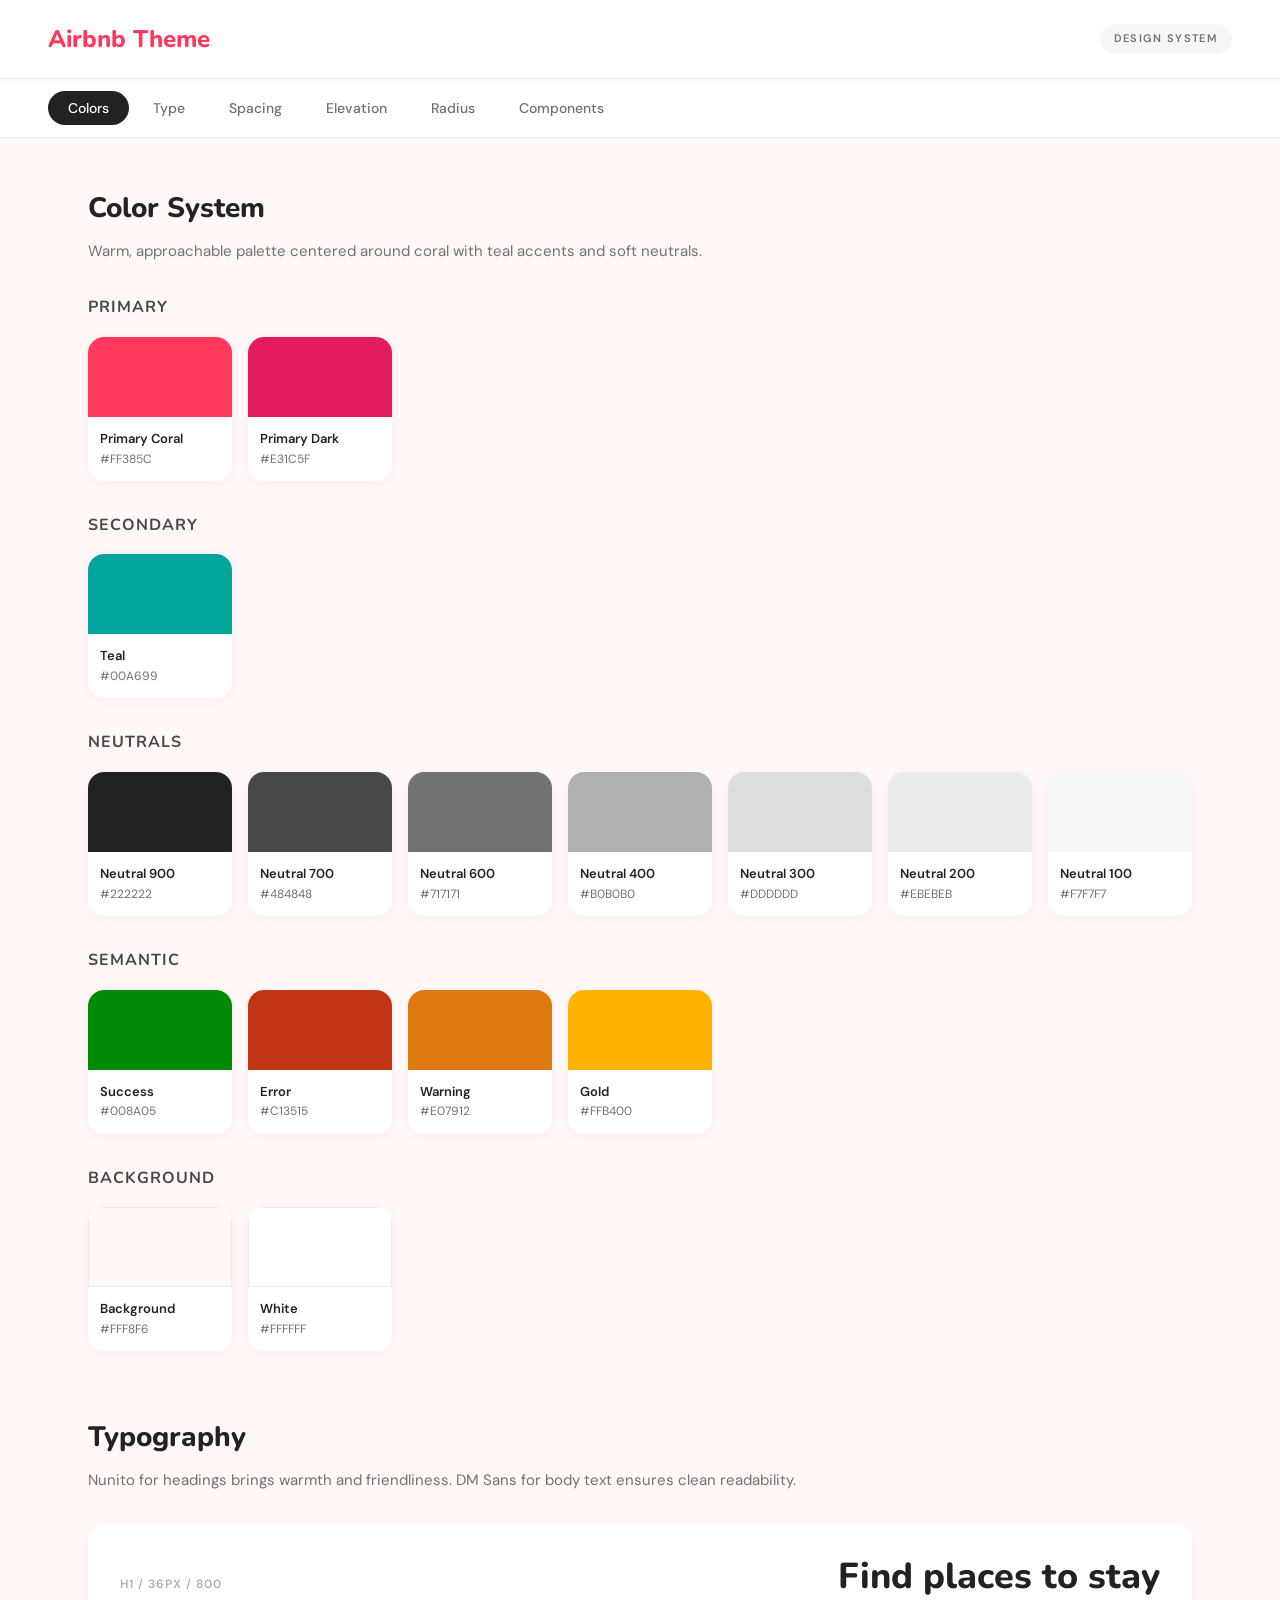
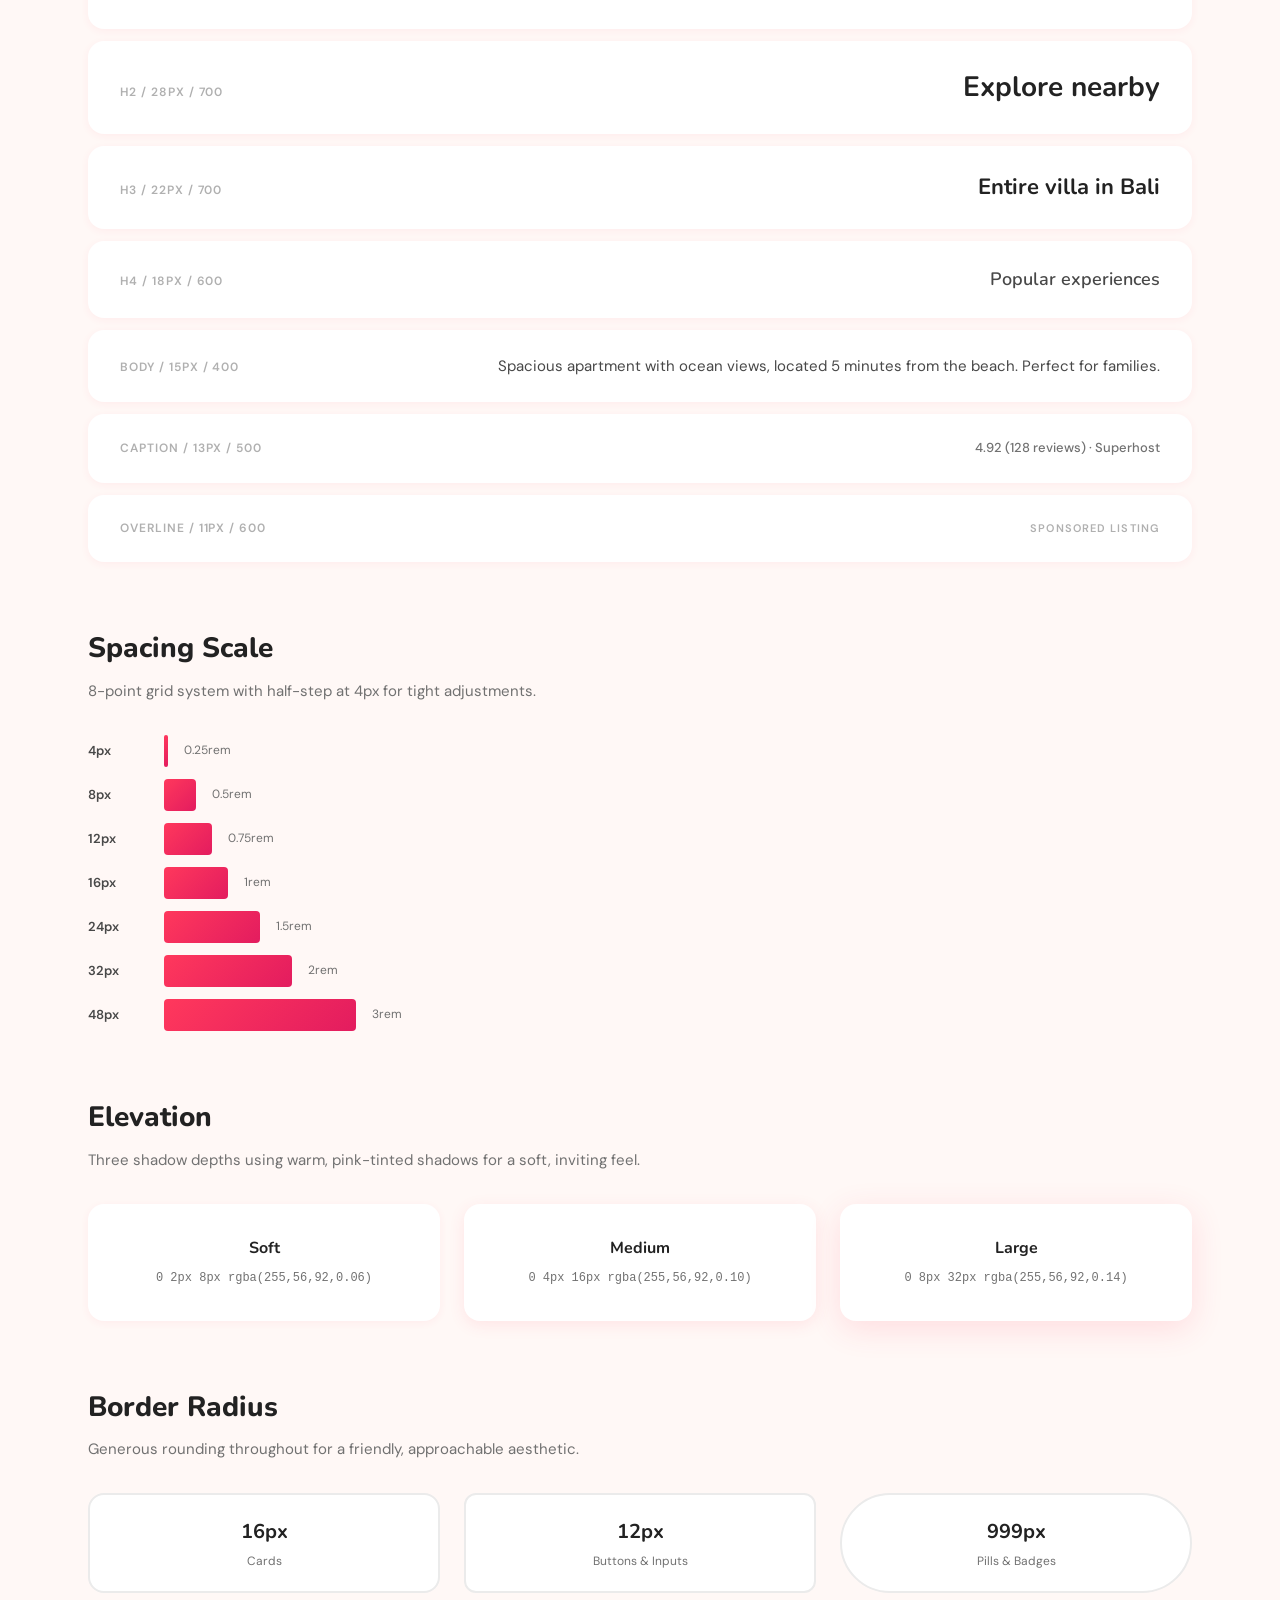
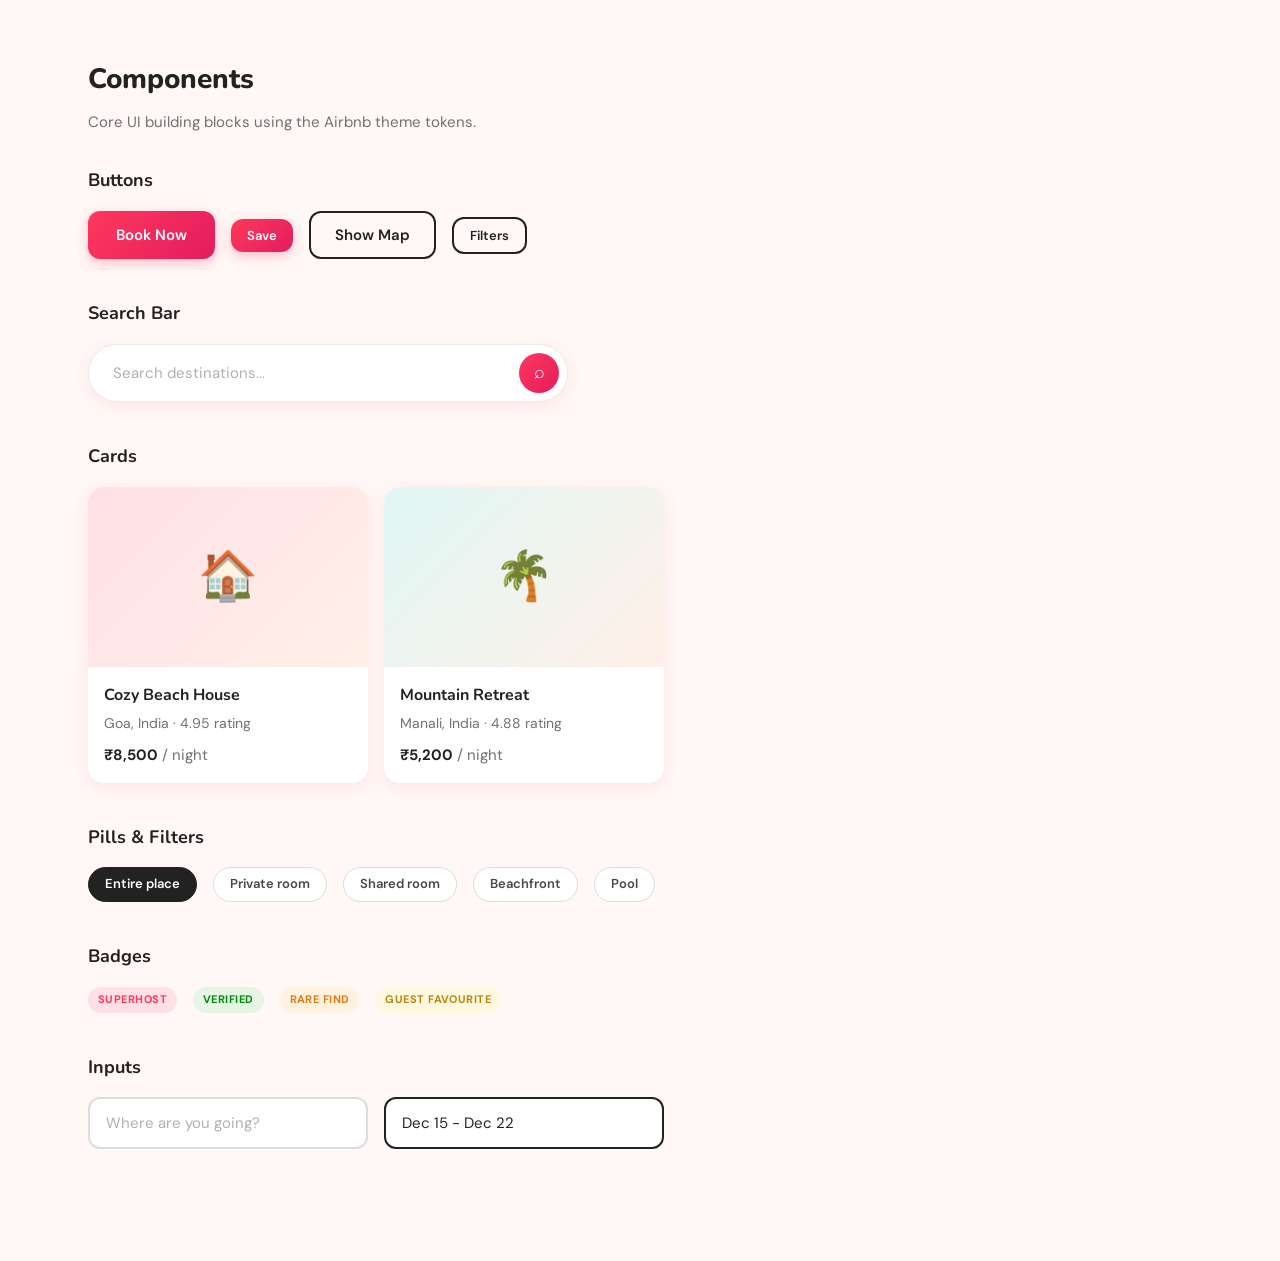
<file: styleguide-airbnb.html>
<!DOCTYPE html>
<html lang="en">
<head>
<meta charset="UTF-8">
<meta name="viewport" content="width=device-width, initial-scale=1.0">
<title>Airbnb Theme — Design System</title>
<style>
@import url('https://fonts.googleapis.com/css2?family=Nunito:wght@400;600;700;800&family=DM+Sans:wght@400;500;600;700&display=swap');

*, *::before, *::after { box-sizing: border-box; margin: 0; padding: 0; }

:root {
  --primary: #FF385C;
  --primary-dark: #E31C5F;
  --secondary: #00A699;
  --neutral-900: #222222;
  --neutral-700: #484848;
  --neutral-600: #717171;
  --neutral-400: #B0B0B0;
  --neutral-300: #DDDDDD;
  --neutral-200: #EBEBEB;
  --neutral-100: #F7F7F7;
  --bg: #FFF8F6;
  --white: #FFFFFF;
  --success: #008A05;
  --error: #C13515;
  --warning: #E07912;
  --gold: #FFB400;
  --font-heading: 'Nunito', sans-serif;
  --font-body: 'DM Sans', sans-serif;
  --radius-card: 16px;
  --radius-btn: 12px;
  --radius-pill: 999px;
  --shadow-sm: 0 2px 8px rgba(255, 56, 92, 0.06);
  --shadow-md: 0 4px 16px rgba(255, 56, 92, 0.10);
  --shadow-lg: 0 8px 32px rgba(255, 56, 92, 0.14);
}

body {
  font-family: var(--font-body);
  background: var(--bg);
  color: var(--neutral-900);
  line-height: 1.6;
  -webkit-font-smoothing: antialiased;
}

/* Header */
.header {
  background: var(--white);
  border-bottom: 1px solid var(--neutral-200);
  padding: 20px 48px;
  display: flex;
  align-items: center;
  justify-content: space-between;
  position: sticky;
  top: 0;
  z-index: 100;
  box-shadow: var(--shadow-sm);
}
.header-title {
  font-family: var(--font-heading);
  font-size: 24px;
  font-weight: 800;
  color: var(--primary);
}
.header-label {
  font-family: var(--font-body);
  font-size: 11px;
  font-weight: 600;
  letter-spacing: 0.12em;
  text-transform: uppercase;
  color: var(--neutral-600);
  background: var(--neutral-100);
  padding: 6px 14px;
  border-radius: var(--radius-pill);
}

/* Tab Navigation */
.tabs {
  display: flex;
  gap: 4px;
  padding: 12px 48px;
  background: var(--white);
  border-bottom: 1px solid var(--neutral-200);
  position: sticky;
  top: 73px;
  z-index: 99;
  overflow-x: auto;
}
.tab {
  font-family: var(--font-body);
  font-size: 14px;
  font-weight: 500;
  padding: 8px 20px;
  border-radius: var(--radius-pill);
  border: none;
  background: transparent;
  color: var(--neutral-600);
  cursor: pointer;
  white-space: nowrap;
  transition: all 0.2s;
}
.tab:hover { background: var(--neutral-100); color: var(--neutral-900); }
.tab.active { background: var(--neutral-900); color: var(--white); }

/* Sections */
.content { max-width: 1200px; margin: 0 auto; padding: 48px; }
.section { margin-bottom: 64px; }
.section-title {
  font-family: var(--font-heading);
  font-size: 28px;
  font-weight: 800;
  color: var(--neutral-900);
  margin-bottom: 8px;
}
.section-desc {
  font-size: 15px;
  color: var(--neutral-600);
  margin-bottom: 32px;
}
.subsection-title {
  font-family: var(--font-heading);
  font-size: 16px;
  font-weight: 700;
  color: var(--neutral-700);
  margin-bottom: 16px;
  text-transform: uppercase;
  letter-spacing: 0.06em;
}

/* Color Swatches */
.color-grid {
  display: grid;
  grid-template-columns: repeat(auto-fill, minmax(140px, 1fr));
  gap: 16px;
  margin-bottom: 32px;
}
.color-swatch {
  background: var(--white);
  border-radius: var(--radius-card);
  overflow: hidden;
  box-shadow: var(--shadow-sm);
  transition: box-shadow 0.2s;
}
.color-swatch:hover { box-shadow: var(--shadow-md); }
.color-block {
  height: 80px;
  width: 100%;
}
.color-info {
  padding: 12px;
}
.color-name {
  font-size: 13px;
  font-weight: 600;
  color: var(--neutral-900);
}
.color-hex {
  font-size: 12px;
  color: var(--neutral-600);
  font-family: 'DM Sans', monospace;
}

/* Typography */
.type-specimen {
  background: var(--white);
  border-radius: var(--radius-card);
  padding: 24px 32px;
  margin-bottom: 12px;
  box-shadow: var(--shadow-sm);
  display: flex;
  align-items: baseline;
  justify-content: space-between;
  gap: 24px;
}
.type-label {
  font-size: 12px;
  font-weight: 600;
  color: var(--neutral-400);
  text-transform: uppercase;
  letter-spacing: 0.08em;
  min-width: 140px;
  flex-shrink: 0;
}

/* Spacing */
.spacing-row {
  display: flex;
  align-items: center;
  gap: 16px;
  margin-bottom: 12px;
}
.spacing-block {
  background: linear-gradient(135deg, var(--primary), var(--primary-dark));
  border-radius: 4px;
  height: 32px;
  transition: transform 0.2s;
}
.spacing-block:hover { transform: scaleX(1.04); }
.spacing-label {
  font-size: 13px;
  font-weight: 600;
  color: var(--neutral-700);
  min-width: 60px;
}
.spacing-px {
  font-size: 12px;
  color: var(--neutral-600);
}

/* Elevation */
.elevation-grid {
  display: grid;
  grid-template-columns: repeat(3, 1fr);
  gap: 24px;
}
.elevation-card {
  background: var(--white);
  border-radius: var(--radius-card);
  padding: 32px;
  text-align: center;
  transition: transform 0.2s;
}
.elevation-card:hover { transform: translateY(-2px); }
.elevation-card h4 {
  font-family: var(--font-heading);
  font-size: 16px;
  font-weight: 700;
  margin-bottom: 8px;
  color: var(--neutral-900);
}
.elevation-card p {
  font-size: 12px;
  color: var(--neutral-600);
  font-family: monospace;
}

/* Radius */
.radius-grid {
  display: grid;
  grid-template-columns: repeat(3, 1fr);
  gap: 24px;
}
.radius-example {
  background: var(--white);
  border: 2px solid var(--neutral-200);
  height: 100px;
  display: flex;
  align-items: center;
  justify-content: center;
  flex-direction: column;
  gap: 4px;
  transition: border-color 0.2s;
}
.radius-example:hover { border-color: var(--primary); }
.radius-example .val {
  font-size: 20px;
  font-weight: 700;
  font-family: var(--font-heading);
  color: var(--neutral-900);
}
.radius-example .lbl {
  font-size: 12px;
  color: var(--neutral-600);
}

/* Components */
.component-group {
  margin-bottom: 40px;
}
.component-group h3 {
  font-family: var(--font-heading);
  font-size: 18px;
  font-weight: 700;
  margin-bottom: 16px;
  color: var(--neutral-900);
}
.component-row {
  display: flex;
  align-items: center;
  gap: 16px;
  flex-wrap: wrap;
  margin-bottom: 16px;
}

/* Buttons */
.btn {
  font-family: var(--font-body);
  font-size: 15px;
  font-weight: 600;
  border: none;
  cursor: pointer;
  display: inline-flex;
  align-items: center;
  gap: 8px;
  transition: all 0.2s;
}
.btn-primary {
  background: linear-gradient(135deg, #FF385C, #E31C5F);
  color: white;
  padding: 14px 28px;
  border-radius: var(--radius-btn);
  box-shadow: 0 4px 12px rgba(255, 56, 92, 0.3);
}
.btn-primary:hover { box-shadow: 0 6px 20px rgba(255, 56, 92, 0.4); transform: translateY(-1px); }
.btn-outline {
  background: transparent;
  color: var(--neutral-900);
  padding: 12px 24px;
  border-radius: var(--radius-btn);
  border: 2px solid var(--neutral-900);
}
.btn-outline:hover { background: var(--neutral-900); color: var(--white); }
.btn-sm {
  font-size: 13px;
  padding: 8px 16px;
  border-radius: var(--radius-btn);
}

/* Cards */
.demo-card {
  background: var(--white);
  border-radius: var(--radius-card);
  overflow: hidden;
  box-shadow: var(--shadow-md);
  width: 280px;
  transition: box-shadow 0.2s, transform 0.2s;
}
.demo-card:hover { box-shadow: var(--shadow-lg); transform: translateY(-4px); }
.demo-card-img {
  height: 180px;
  background: linear-gradient(135deg, #FFE0E6, #FFF0E8);
  display: flex;
  align-items: center;
  justify-content: center;
  font-size: 48px;
}
.demo-card-body { padding: 16px; }
.demo-card-body h4 {
  font-family: var(--font-heading);
  font-weight: 700;
  font-size: 16px;
  margin-bottom: 4px;
}
.demo-card-body p {
  font-size: 14px;
  color: var(--neutral-600);
}
.demo-card-body .price {
  font-weight: 700;
  color: var(--neutral-900);
  margin-top: 8px;
  font-size: 15px;
}

/* Pills & Badges */
.pill {
  display: inline-flex;
  align-items: center;
  padding: 6px 16px;
  border-radius: var(--radius-pill);
  font-size: 13px;
  font-weight: 600;
  border: 1px solid var(--neutral-300);
  background: var(--white);
  color: var(--neutral-700);
  cursor: pointer;
  transition: all 0.2s;
}
.pill:hover { border-color: var(--neutral-900); }
.pill.active { background: var(--neutral-900); color: var(--white); border-color: var(--neutral-900); }

.badge {
  display: inline-flex;
  align-items: center;
  padding: 4px 10px;
  border-radius: var(--radius-pill);
  font-size: 11px;
  font-weight: 700;
  text-transform: uppercase;
  letter-spacing: 0.04em;
}
.badge-primary { background: #FFE0E6; color: var(--primary); }
.badge-success { background: #E6F5E6; color: var(--success); }
.badge-warning { background: #FFF3E0; color: var(--warning); }
.badge-gold { background: #FFF8E1; color: #B8860B; }

/* Inputs */
.input-demo {
  font-family: var(--font-body);
  font-size: 15px;
  padding: 14px 16px;
  border: 2px solid var(--neutral-300);
  border-radius: var(--radius-btn);
  background: var(--white);
  color: var(--neutral-900);
  width: 280px;
  outline: none;
  transition: border-color 0.2s;
}
.input-demo:focus { border-color: var(--neutral-900); }
.input-demo::placeholder { color: var(--neutral-400); }

/* Search Bar */
.search-bar {
  display: flex;
  align-items: center;
  background: var(--white);
  border-radius: var(--radius-pill);
  box-shadow: var(--shadow-md);
  border: 1px solid var(--neutral-200);
  padding: 8px 8px 8px 24px;
  width: 480px;
  max-width: 100%;
}
.search-bar input {
  font-family: var(--font-body);
  font-size: 15px;
  border: none;
  outline: none;
  flex: 1;
  color: var(--neutral-900);
  background: transparent;
}
.search-bar input::placeholder { color: var(--neutral-400); }
.search-bar .search-btn {
  background: linear-gradient(135deg, #FF385C, #E31C5F);
  color: white;
  border: none;
  border-radius: 50%;
  width: 40px;
  height: 40px;
  display: flex;
  align-items: center;
  justify-content: center;
  cursor: pointer;
  font-size: 18px;
  flex-shrink: 0;
}

@media (max-width: 768px) {
  .header { padding: 16px 24px; }
  .tabs { padding: 12px 24px; }
  .content { padding: 32px 24px; }
  .elevation-grid, .radius-grid { grid-template-columns: 1fr; }
  .color-grid { grid-template-columns: repeat(auto-fill, minmax(120px, 1fr)); }
  .search-bar { width: 100%; }
}
</style>
</head>
<body>

<div class="header">
  <div class="header-title">Airbnb Theme</div>
  <div class="header-label">Design System</div>
</div>

<nav class="tabs">
  <button class="tab active" onclick="scrollToSection('colors')">Colors</button>
  <button class="tab" onclick="scrollToSection('type')">Type</button>
  <button class="tab" onclick="scrollToSection('spacing')">Spacing</button>
  <button class="tab" onclick="scrollToSection('elevation')">Elevation</button>
  <button class="tab" onclick="scrollToSection('radius')">Radius</button>
  <button class="tab" onclick="scrollToSection('components')">Components</button>
</nav>

<div class="content">

  <!-- COLORS -->
  <section class="section" id="colors">
    <div class="section-title">Color System</div>
    <div class="section-desc">Warm, approachable palette centered around coral with teal accents and soft neutrals.</div>

    <div class="subsection-title">Primary</div>
    <div class="color-grid">
      <div class="color-swatch"><div class="color-block" style="background:#FF385C"></div><div class="color-info"><div class="color-name">Primary Coral</div><div class="color-hex">#FF385C</div></div></div>
      <div class="color-swatch"><div class="color-block" style="background:#E31C5F"></div><div class="color-info"><div class="color-name">Primary Dark</div><div class="color-hex">#E31C5F</div></div></div>
    </div>

    <div class="subsection-title">Secondary</div>
    <div class="color-grid">
      <div class="color-swatch"><div class="color-block" style="background:#00A699"></div><div class="color-info"><div class="color-name">Teal</div><div class="color-hex">#00A699</div></div></div>
    </div>

    <div class="subsection-title">Neutrals</div>
    <div class="color-grid">
      <div class="color-swatch"><div class="color-block" style="background:#222222"></div><div class="color-info"><div class="color-name">Neutral 900</div><div class="color-hex">#222222</div></div></div>
      <div class="color-swatch"><div class="color-block" style="background:#484848"></div><div class="color-info"><div class="color-name">Neutral 700</div><div class="color-hex">#484848</div></div></div>
      <div class="color-swatch"><div class="color-block" style="background:#717171"></div><div class="color-info"><div class="color-name">Neutral 600</div><div class="color-hex">#717171</div></div></div>
      <div class="color-swatch"><div class="color-block" style="background:#B0B0B0"></div><div class="color-info"><div class="color-name">Neutral 400</div><div class="color-hex">#B0B0B0</div></div></div>
      <div class="color-swatch"><div class="color-block" style="background:#DDDDDD"></div><div class="color-info"><div class="color-name">Neutral 300</div><div class="color-hex">#DDDDDD</div></div></div>
      <div class="color-swatch"><div class="color-block" style="background:#EBEBEB"></div><div class="color-info"><div class="color-name">Neutral 200</div><div class="color-hex">#EBEBEB</div></div></div>
      <div class="color-swatch"><div class="color-block" style="background:#F7F7F7"></div><div class="color-info"><div class="color-name">Neutral 100</div><div class="color-hex">#F7F7F7</div></div></div>
    </div>

    <div class="subsection-title">Semantic</div>
    <div class="color-grid">
      <div class="color-swatch"><div class="color-block" style="background:#008A05"></div><div class="color-info"><div class="color-name">Success</div><div class="color-hex">#008A05</div></div></div>
      <div class="color-swatch"><div class="color-block" style="background:#C13515"></div><div class="color-info"><div class="color-name">Error</div><div class="color-hex">#C13515</div></div></div>
      <div class="color-swatch"><div class="color-block" style="background:#E07912"></div><div class="color-info"><div class="color-name">Warning</div><div class="color-hex">#E07912</div></div></div>
      <div class="color-swatch"><div class="color-block" style="background:#FFB400"></div><div class="color-info"><div class="color-name">Gold</div><div class="color-hex">#FFB400</div></div></div>
    </div>

    <div class="subsection-title">Background</div>
    <div class="color-grid">
      <div class="color-swatch"><div class="color-block" style="background:#FFF8F6; border: 1px solid #EBEBEB;"></div><div class="color-info"><div class="color-name">Background</div><div class="color-hex">#FFF8F6</div></div></div>
      <div class="color-swatch"><div class="color-block" style="background:#FFFFFF; border: 1px solid #EBEBEB;"></div><div class="color-info"><div class="color-name">White</div><div class="color-hex">#FFFFFF</div></div></div>
    </div>
  </section>

  <!-- TYPOGRAPHY -->
  <section class="section" id="type">
    <div class="section-title">Typography</div>
    <div class="section-desc">Nunito for headings brings warmth and friendliness. DM Sans for body text ensures clean readability.</div>

    <div class="type-specimen">
      <span class="type-label">H1 / 36px / 800</span>
      <span style="font-family:var(--font-heading);font-size:36px;font-weight:800;color:var(--neutral-900);">Find places to stay</span>
    </div>
    <div class="type-specimen">
      <span class="type-label">H2 / 28px / 700</span>
      <span style="font-family:var(--font-heading);font-size:28px;font-weight:700;color:var(--neutral-900);">Explore nearby</span>
    </div>
    <div class="type-specimen">
      <span class="type-label">H3 / 22px / 700</span>
      <span style="font-family:var(--font-heading);font-size:22px;font-weight:700;color:var(--neutral-900);">Entire villa in Bali</span>
    </div>
    <div class="type-specimen">
      <span class="type-label">H4 / 18px / 600</span>
      <span style="font-family:var(--font-heading);font-size:18px;font-weight:600;color:var(--neutral-700);">Popular experiences</span>
    </div>
    <div class="type-specimen">
      <span class="type-label">Body / 15px / 400</span>
      <span style="font-family:var(--font-body);font-size:15px;font-weight:400;color:var(--neutral-700);">Spacious apartment with ocean views, located 5 minutes from the beach. Perfect for families.</span>
    </div>
    <div class="type-specimen">
      <span class="type-label">Caption / 13px / 500</span>
      <span style="font-family:var(--font-body);font-size:13px;font-weight:500;color:var(--neutral-600);">4.92 (128 reviews) &middot; Superhost</span>
    </div>
    <div class="type-specimen">
      <span class="type-label">Overline / 11px / 600</span>
      <span style="font-family:var(--font-body);font-size:11px;font-weight:600;letter-spacing:0.1em;text-transform:uppercase;color:var(--neutral-400);">Sponsored listing</span>
    </div>
  </section>

  <!-- SPACING -->
  <section class="section" id="spacing">
    <div class="section-title">Spacing Scale</div>
    <div class="section-desc">8-point grid system with half-step at 4px for tight adjustments.</div>

    <div class="spacing-row"><span class="spacing-label">4px</span><div class="spacing-block" style="width:4px"></div><span class="spacing-px">0.25rem</span></div>
    <div class="spacing-row"><span class="spacing-label">8px</span><div class="spacing-block" style="width:32px"></div><span class="spacing-px">0.5rem</span></div>
    <div class="spacing-row"><span class="spacing-label">12px</span><div class="spacing-block" style="width:48px"></div><span class="spacing-px">0.75rem</span></div>
    <div class="spacing-row"><span class="spacing-label">16px</span><div class="spacing-block" style="width:64px"></div><span class="spacing-px">1rem</span></div>
    <div class="spacing-row"><span class="spacing-label">24px</span><div class="spacing-block" style="width:96px"></div><span class="spacing-px">1.5rem</span></div>
    <div class="spacing-row"><span class="spacing-label">32px</span><div class="spacing-block" style="width:128px"></div><span class="spacing-px">2rem</span></div>
    <div class="spacing-row"><span class="spacing-label">48px</span><div class="spacing-block" style="width:192px"></div><span class="spacing-px">3rem</span></div>
  </section>

  <!-- ELEVATION -->
  <section class="section" id="elevation">
    <div class="section-title">Elevation</div>
    <div class="section-desc">Three shadow depths using warm, pink-tinted shadows for a soft, inviting feel.</div>

    <div class="elevation-grid">
      <div class="elevation-card" style="box-shadow: var(--shadow-sm);">
        <h4>Soft</h4>
        <p>0 2px 8px rgba(255,56,92,0.06)</p>
      </div>
      <div class="elevation-card" style="box-shadow: var(--shadow-md);">
        <h4>Medium</h4>
        <p>0 4px 16px rgba(255,56,92,0.10)</p>
      </div>
      <div class="elevation-card" style="box-shadow: var(--shadow-lg);">
        <h4>Large</h4>
        <p>0 8px 32px rgba(255,56,92,0.14)</p>
      </div>
    </div>
  </section>

  <!-- BORDER RADIUS -->
  <section class="section" id="radius">
    <div class="section-title">Border Radius</div>
    <div class="section-desc">Generous rounding throughout for a friendly, approachable aesthetic.</div>

    <div class="radius-grid">
      <div class="radius-example" style="border-radius:16px;">
        <span class="val">16px</span>
        <span class="lbl">Cards</span>
      </div>
      <div class="radius-example" style="border-radius:12px;">
        <span class="val">12px</span>
        <span class="lbl">Buttons &amp; Inputs</span>
      </div>
      <div class="radius-example" style="border-radius:999px;">
        <span class="val">999px</span>
        <span class="lbl">Pills &amp; Badges</span>
      </div>
    </div>
  </section>

  <!-- COMPONENTS -->
  <section class="section" id="components">
    <div class="section-title">Components</div>
    <div class="section-desc">Core UI building blocks using the Airbnb theme tokens.</div>

    <div class="component-group">
      <h3>Buttons</h3>
      <div class="component-row">
        <button class="btn btn-primary">Book Now</button>
        <button class="btn btn-primary btn-sm">Save</button>
        <button class="btn btn-outline">Show Map</button>
        <button class="btn btn-outline btn-sm">Filters</button>
      </div>
    </div>

    <div class="component-group">
      <h3>Search Bar</h3>
      <div class="component-row">
        <div class="search-bar">
          <input type="text" placeholder="Search destinations...">
          <button class="search-btn">&#8981;</button>
        </div>
      </div>
    </div>

    <div class="component-group">
      <h3>Cards</h3>
      <div class="component-row" style="align-items:flex-start;">
        <div class="demo-card">
          <div class="demo-card-img">&#127968;</div>
          <div class="demo-card-body">
            <h4>Cozy Beach House</h4>
            <p>Goa, India &middot; 4.95 rating</p>
            <p class="price">&#8377;8,500 <span style="font-weight:400;color:var(--neutral-600);">/ night</span></p>
          </div>
        </div>
        <div class="demo-card">
          <div class="demo-card-img" style="background: linear-gradient(135deg, #E0F7F5, #FFF0E8);">&#127796;</div>
          <div class="demo-card-body">
            <h4>Mountain Retreat</h4>
            <p>Manali, India &middot; 4.88 rating</p>
            <p class="price">&#8377;5,200 <span style="font-weight:400;color:var(--neutral-600);">/ night</span></p>
          </div>
        </div>
      </div>
    </div>

    <div class="component-group">
      <h3>Pills &amp; Filters</h3>
      <div class="component-row">
        <span class="pill active">Entire place</span>
        <span class="pill">Private room</span>
        <span class="pill">Shared room</span>
        <span class="pill">Beachfront</span>
        <span class="pill">Pool</span>
      </div>
    </div>

    <div class="component-group">
      <h3>Badges</h3>
      <div class="component-row">
        <span class="badge badge-primary">Superhost</span>
        <span class="badge badge-success">Verified</span>
        <span class="badge badge-warning">Rare Find</span>
        <span class="badge badge-gold">Guest Favourite</span>
      </div>
    </div>

    <div class="component-group">
      <h3>Inputs</h3>
      <div class="component-row">
        <input class="input-demo" type="text" placeholder="Where are you going?">
        <input class="input-demo" type="text" value="Dec 15 - Dec 22" style="border-color: var(--neutral-900);">
      </div>
    </div>
  </section>

</div>

<script>
function scrollToSection(id) {
  document.getElementById(id).scrollIntoView({ behavior: 'smooth' });
  document.querySelectorAll('.tab').forEach(t => t.classList.remove('active'));
  event.target.classList.add('active');
}

// Update active tab on scroll
const sections = ['colors', 'type', 'spacing', 'elevation', 'radius', 'components'];
window.addEventListener('scroll', () => {
  const tabs = document.querySelectorAll('.tab');
  let current = 0;
  sections.forEach((id, i) => {
    const el = document.getElementById(id);
    if (el && el.getBoundingClientRect().top < 200) current = i;
  });
  tabs.forEach(t => t.classList.remove('active'));
  tabs[current].classList.add('active');
});
</script>

</body>
</html>
</file>
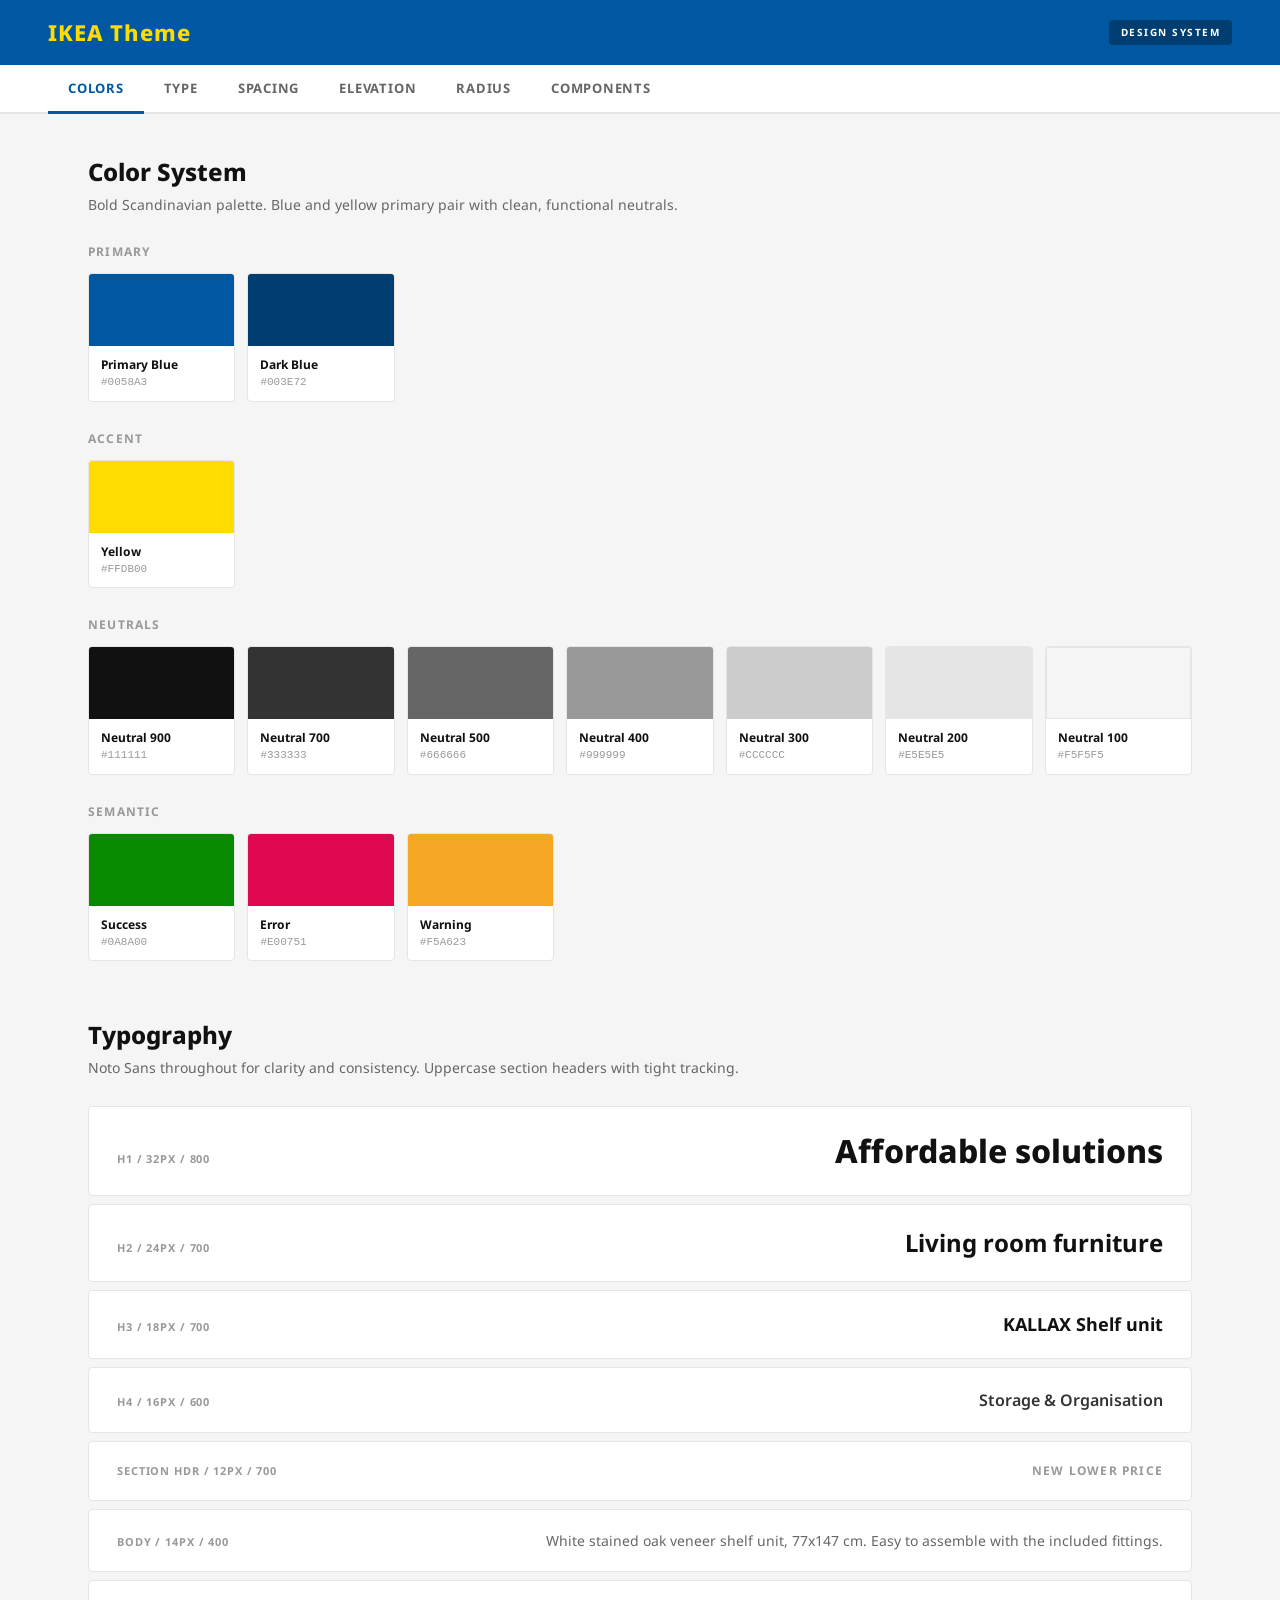
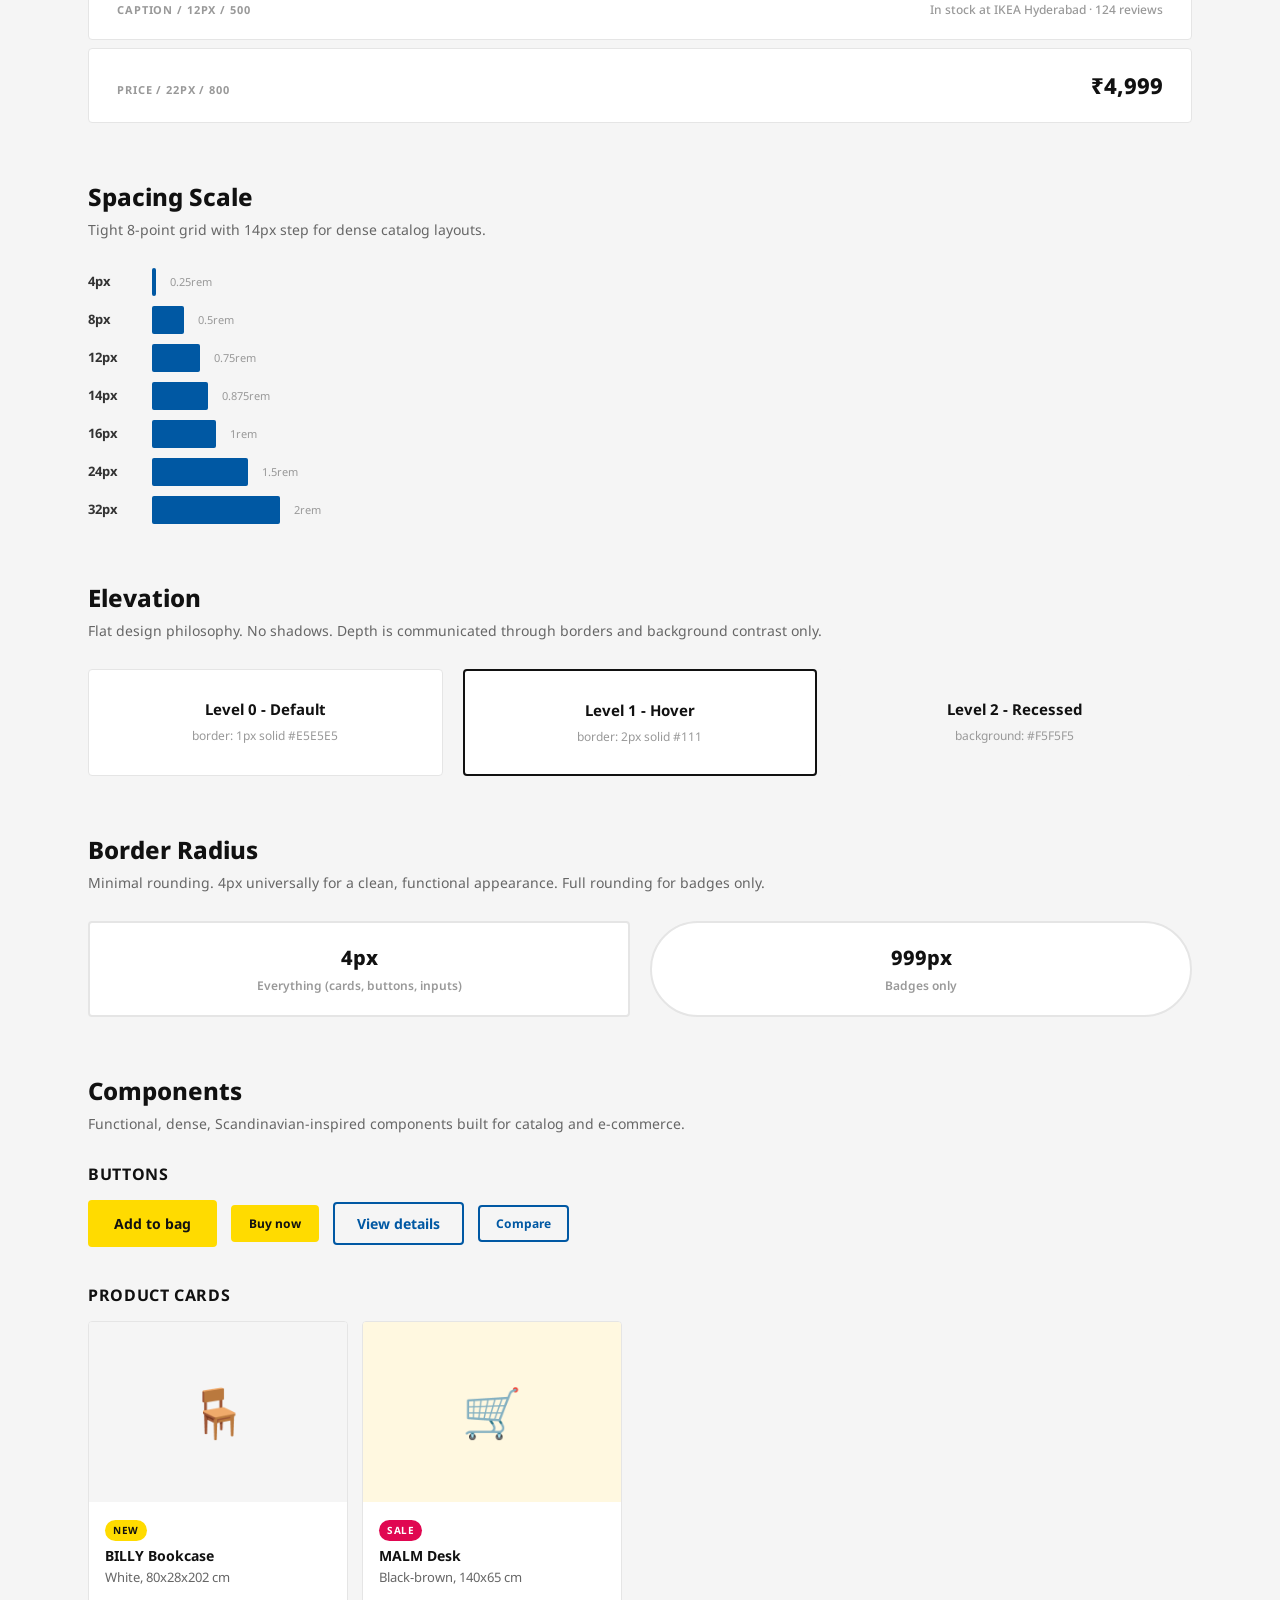
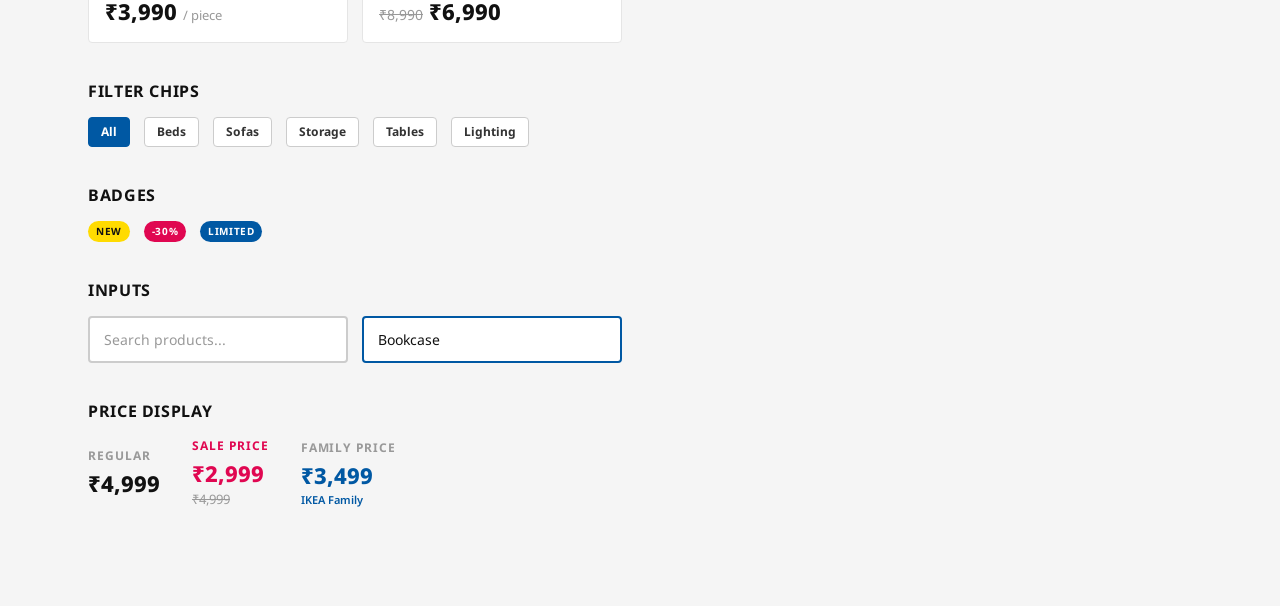
<file: styleguide-ikea.html>
<!DOCTYPE html>
<html lang="en">
<head>
<meta charset="UTF-8">
<meta name="viewport" content="width=device-width, initial-scale=1.0">
<title>IKEA Theme — Design System</title>
<style>
@import url('https://fonts.googleapis.com/css2?family=Noto+Sans:wght@400;500;600;700;800&display=swap');

*, *::before, *::after { box-sizing: border-box; margin: 0; padding: 0; }

:root {
  --primary: #0058A3;
  --accent: #FFDB00;
  --dark-blue: #003E72;
  --neutral-900: #111111;
  --neutral-700: #333333;
  --neutral-500: #666666;
  --neutral-400: #999999;
  --neutral-300: #CCCCCC;
  --neutral-200: #E5E5E5;
  --neutral-100: #F5F5F5;
  --white: #FFFFFF;
  --success: #0A8A00;
  --error: #E00751;
  --warning: #F5A623;
  --font: 'Noto Sans', sans-serif;
  --radius: 4px;
  --radius-badge: 999px;
}

body {
  font-family: var(--font);
  background: var(--neutral-100);
  color: var(--neutral-900);
  line-height: 1.5;
  -webkit-font-smoothing: antialiased;
}

/* Header */
.header {
  background: var(--primary);
  padding: 16px 48px;
  display: flex;
  align-items: center;
  justify-content: space-between;
  position: sticky;
  top: 0;
  z-index: 100;
}
.header-title {
  font-size: 22px;
  font-weight: 800;
  color: var(--accent);
  letter-spacing: 0.04em;
}
.header-label {
  font-size: 10px;
  font-weight: 700;
  letter-spacing: 0.15em;
  text-transform: uppercase;
  color: var(--white);
  background: var(--dark-blue);
  padding: 5px 12px;
  border-radius: var(--radius);
}

/* Tab Navigation */
.tabs {
  display: flex;
  gap: 0;
  background: var(--white);
  border-bottom: 2px solid var(--neutral-200);
  position: sticky;
  top: 56px;
  z-index: 99;
  padding: 0 48px;
}
.tab {
  font-family: var(--font);
  font-size: 13px;
  font-weight: 700;
  padding: 14px 20px;
  border: none;
  background: transparent;
  color: var(--neutral-500);
  cursor: pointer;
  white-space: nowrap;
  text-transform: uppercase;
  letter-spacing: 0.06em;
  border-bottom: 3px solid transparent;
  margin-bottom: -2px;
  transition: all 0.15s;
}
.tab:hover { color: var(--neutral-900); }
.tab.active { color: var(--primary); border-bottom-color: var(--primary); }

/* Sections */
.content { max-width: 1200px; margin: 0 auto; padding: 40px 48px; }
.section { margin-bottom: 56px; }
.section-title {
  font-size: 24px;
  font-weight: 800;
  color: var(--neutral-900);
  margin-bottom: 4px;
}
.section-desc {
  font-size: 14px;
  color: var(--neutral-500);
  margin-bottom: 28px;
}
.subsection-title {
  font-size: 12px;
  font-weight: 700;
  color: var(--neutral-400);
  margin-bottom: 12px;
  text-transform: uppercase;
  letter-spacing: 0.1em;
}

/* Color Swatches */
.color-grid {
  display: grid;
  grid-template-columns: repeat(auto-fill, minmax(130px, 1fr));
  gap: 12px;
  margin-bottom: 28px;
}
.color-swatch {
  background: var(--white);
  border-radius: var(--radius);
  overflow: hidden;
  border: 1px solid var(--neutral-200);
}
.color-block {
  height: 72px;
  width: 100%;
}
.color-info {
  padding: 10px 12px;
}
.color-name {
  font-size: 12px;
  font-weight: 700;
  color: var(--neutral-900);
}
.color-hex {
  font-size: 11px;
  color: var(--neutral-400);
  font-family: monospace;
}

/* Typography */
.type-specimen {
  background: var(--white);
  border: 1px solid var(--neutral-200);
  border-radius: var(--radius);
  padding: 20px 28px;
  margin-bottom: 8px;
  display: flex;
  align-items: baseline;
  justify-content: space-between;
  gap: 20px;
}
.type-label {
  font-size: 11px;
  font-weight: 700;
  color: var(--neutral-400);
  text-transform: uppercase;
  letter-spacing: 0.08em;
  min-width: 130px;
  flex-shrink: 0;
}

/* Spacing */
.spacing-row {
  display: flex;
  align-items: center;
  gap: 14px;
  margin-bottom: 10px;
}
.spacing-block {
  background: var(--primary);
  border-radius: 2px;
  height: 28px;
}
.spacing-label {
  font-size: 13px;
  font-weight: 700;
  color: var(--neutral-700);
  min-width: 50px;
}
.spacing-px {
  font-size: 11px;
  color: var(--neutral-400);
}

/* Elevation */
.elevation-grid {
  display: grid;
  grid-template-columns: repeat(3, 1fr);
  gap: 20px;
}
.elevation-card {
  background: var(--white);
  border: 1px solid var(--neutral-200);
  border-radius: var(--radius);
  padding: 28px;
  text-align: center;
}
.elevation-card h4 {
  font-size: 15px;
  font-weight: 700;
  margin-bottom: 6px;
  color: var(--neutral-900);
}
.elevation-card p {
  font-size: 12px;
  color: var(--neutral-400);
}

/* Radius */
.radius-grid {
  display: grid;
  grid-template-columns: repeat(2, 1fr);
  gap: 20px;
}
.radius-example {
  background: var(--white);
  border: 2px solid var(--neutral-200);
  height: 96px;
  display: flex;
  align-items: center;
  justify-content: center;
  flex-direction: column;
  gap: 4px;
}
.radius-example .val {
  font-size: 20px;
  font-weight: 800;
  color: var(--neutral-900);
}
.radius-example .lbl {
  font-size: 12px;
  color: var(--neutral-400);
  font-weight: 600;
}

/* Components */
.component-group {
  margin-bottom: 36px;
}
.component-group h3 {
  font-size: 16px;
  font-weight: 700;
  margin-bottom: 14px;
  color: var(--neutral-900);
  text-transform: uppercase;
  letter-spacing: 0.04em;
}
.component-row {
  display: flex;
  align-items: center;
  gap: 14px;
  flex-wrap: wrap;
  margin-bottom: 14px;
}

/* Buttons */
.btn {
  font-family: var(--font);
  font-size: 14px;
  font-weight: 700;
  border: none;
  cursor: pointer;
  display: inline-flex;
  align-items: center;
  gap: 8px;
  transition: all 0.15s;
  border-radius: var(--radius);
}
.btn-cta {
  background: var(--accent);
  color: var(--neutral-900);
  padding: 12px 24px;
  border: 2px solid var(--accent);
}
.btn-cta:hover { background: #EFCB00; border-color: #EFCB00; }
.btn-outlined {
  background: transparent;
  color: var(--primary);
  padding: 10px 22px;
  border: 2px solid var(--primary);
}
.btn-outlined:hover { background: var(--primary); color: var(--white); }
.btn-sm {
  font-size: 12px;
  padding: 8px 16px;
}

/* Cards */
.demo-card {
  background: var(--white);
  border: 1px solid var(--neutral-200);
  border-radius: var(--radius);
  overflow: hidden;
  width: 260px;
  transition: border-color 0.15s;
}
.demo-card:hover { border-color: var(--neutral-900); }
.demo-card-img {
  height: 180px;
  background: var(--neutral-100);
  display: flex;
  align-items: center;
  justify-content: center;
  font-size: 48px;
}
.demo-card-body { padding: 14px 16px; }
.demo-card-body h4 {
  font-weight: 700;
  font-size: 14px;
  margin-bottom: 2px;
}
.demo-card-body p {
  font-size: 13px;
  color: var(--neutral-500);
}
.demo-card-body .price {
  font-weight: 800;
  color: var(--neutral-900);
  margin-top: 8px;
  font-size: 22px;
}
.demo-card-body .price-unit {
  font-size: 13px;
  font-weight: 400;
  color: var(--neutral-400);
}

/* Chips */
.chip {
  display: inline-flex;
  align-items: center;
  padding: 5px 12px;
  border-radius: var(--radius);
  font-size: 12px;
  font-weight: 700;
  border: 1px solid var(--neutral-300);
  background: var(--white);
  color: var(--neutral-700);
  cursor: pointer;
  transition: all 0.15s;
}
.chip:hover { border-color: var(--neutral-900); }
.chip.active { background: var(--primary); color: var(--white); border-color: var(--primary); }

.badge {
  display: inline-flex;
  align-items: center;
  padding: 3px 8px;
  border-radius: var(--radius-badge);
  font-size: 10px;
  font-weight: 700;
  text-transform: uppercase;
  letter-spacing: 0.06em;
}
.badge-new { background: var(--accent); color: var(--neutral-900); }
.badge-sale { background: var(--error); color: var(--white); }
.badge-limited { background: var(--primary); color: var(--white); }

/* Inputs */
.input-demo {
  font-family: var(--font);
  font-size: 14px;
  padding: 12px 14px;
  border: 2px solid var(--neutral-300);
  border-radius: var(--radius);
  background: var(--white);
  color: var(--neutral-900);
  width: 260px;
  outline: none;
  transition: border-color 0.15s;
}
.input-demo:focus { border-color: var(--primary); }
.input-demo::placeholder { color: var(--neutral-400); }

@media (max-width: 768px) {
  .header { padding: 14px 24px; }
  .tabs { padding: 0 24px; }
  .content { padding: 28px 24px; }
  .elevation-grid, .radius-grid { grid-template-columns: 1fr; }
}
</style>
</head>
<body>

<div class="header">
  <div class="header-title">IKEA Theme</div>
  <div class="header-label">Design System</div>
</div>

<nav class="tabs">
  <button class="tab active" onclick="scrollToSection('colors')">Colors</button>
  <button class="tab" onclick="scrollToSection('type')">Type</button>
  <button class="tab" onclick="scrollToSection('spacing')">Spacing</button>
  <button class="tab" onclick="scrollToSection('elevation')">Elevation</button>
  <button class="tab" onclick="scrollToSection('radius')">Radius</button>
  <button class="tab" onclick="scrollToSection('components')">Components</button>
</nav>

<div class="content">

  <!-- COLORS -->
  <section class="section" id="colors">
    <div class="section-title">Color System</div>
    <div class="section-desc">Bold Scandinavian palette. Blue and yellow primary pair with clean, functional neutrals.</div>

    <div class="subsection-title">Primary</div>
    <div class="color-grid">
      <div class="color-swatch"><div class="color-block" style="background:#0058A3"></div><div class="color-info"><div class="color-name">Primary Blue</div><div class="color-hex">#0058A3</div></div></div>
      <div class="color-swatch"><div class="color-block" style="background:#003E72"></div><div class="color-info"><div class="color-name">Dark Blue</div><div class="color-hex">#003E72</div></div></div>
    </div>

    <div class="subsection-title">Accent</div>
    <div class="color-grid">
      <div class="color-swatch"><div class="color-block" style="background:#FFDB00"></div><div class="color-info"><div class="color-name">Yellow</div><div class="color-hex">#FFDB00</div></div></div>
    </div>

    <div class="subsection-title">Neutrals</div>
    <div class="color-grid">
      <div class="color-swatch"><div class="color-block" style="background:#111111"></div><div class="color-info"><div class="color-name">Neutral 900</div><div class="color-hex">#111111</div></div></div>
      <div class="color-swatch"><div class="color-block" style="background:#333333"></div><div class="color-info"><div class="color-name">Neutral 700</div><div class="color-hex">#333333</div></div></div>
      <div class="color-swatch"><div class="color-block" style="background:#666666"></div><div class="color-info"><div class="color-name">Neutral 500</div><div class="color-hex">#666666</div></div></div>
      <div class="color-swatch"><div class="color-block" style="background:#999999"></div><div class="color-info"><div class="color-name">Neutral 400</div><div class="color-hex">#999999</div></div></div>
      <div class="color-swatch"><div class="color-block" style="background:#CCCCCC"></div><div class="color-info"><div class="color-name">Neutral 300</div><div class="color-hex">#CCCCCC</div></div></div>
      <div class="color-swatch"><div class="color-block" style="background:#E5E5E5"></div><div class="color-info"><div class="color-name">Neutral 200</div><div class="color-hex">#E5E5E5</div></div></div>
      <div class="color-swatch"><div class="color-block" style="background:#F5F5F5; border: 1px solid #E5E5E5;"></div><div class="color-info"><div class="color-name">Neutral 100</div><div class="color-hex">#F5F5F5</div></div></div>
    </div>

    <div class="subsection-title">Semantic</div>
    <div class="color-grid">
      <div class="color-swatch"><div class="color-block" style="background:#0A8A00"></div><div class="color-info"><div class="color-name">Success</div><div class="color-hex">#0A8A00</div></div></div>
      <div class="color-swatch"><div class="color-block" style="background:#E00751"></div><div class="color-info"><div class="color-name">Error</div><div class="color-hex">#E00751</div></div></div>
      <div class="color-swatch"><div class="color-block" style="background:#F5A623"></div><div class="color-info"><div class="color-name">Warning</div><div class="color-hex">#F5A623</div></div></div>
    </div>
  </section>

  <!-- TYPOGRAPHY -->
  <section class="section" id="type">
    <div class="section-title">Typography</div>
    <div class="section-desc">Noto Sans throughout for clarity and consistency. Uppercase section headers with tight tracking.</div>

    <div class="type-specimen">
      <span class="type-label">H1 / 32px / 800</span>
      <span style="font-size:32px;font-weight:800;color:var(--neutral-900);">Affordable solutions</span>
    </div>
    <div class="type-specimen">
      <span class="type-label">H2 / 24px / 700</span>
      <span style="font-size:24px;font-weight:700;color:var(--neutral-900);">Living room furniture</span>
    </div>
    <div class="type-specimen">
      <span class="type-label">H3 / 18px / 700</span>
      <span style="font-size:18px;font-weight:700;color:var(--neutral-900);">KALLAX Shelf unit</span>
    </div>
    <div class="type-specimen">
      <span class="type-label">H4 / 16px / 600</span>
      <span style="font-size:16px;font-weight:600;color:var(--neutral-700);">Storage &amp; Organisation</span>
    </div>
    <div class="type-specimen">
      <span class="type-label">SECTION HDR / 12px / 700</span>
      <span style="font-size:12px;font-weight:700;text-transform:uppercase;letter-spacing:0.1em;color:var(--neutral-400);">New Lower Price</span>
    </div>
    <div class="type-specimen">
      <span class="type-label">Body / 14px / 400</span>
      <span style="font-size:14px;font-weight:400;color:var(--neutral-500);">White stained oak veneer shelf unit, 77x147 cm. Easy to assemble with the included fittings.</span>
    </div>
    <div class="type-specimen">
      <span class="type-label">Caption / 12px / 500</span>
      <span style="font-size:12px;font-weight:500;color:var(--neutral-400);">In stock at IKEA Hyderabad &middot; 124 reviews</span>
    </div>
    <div class="type-specimen">
      <span class="type-label">Price / 22px / 800</span>
      <span style="font-size:22px;font-weight:800;color:var(--neutral-900);">&#8377;4,999</span>
    </div>
  </section>

  <!-- SPACING -->
  <section class="section" id="spacing">
    <div class="section-title">Spacing Scale</div>
    <div class="section-desc">Tight 8-point grid with 14px step for dense catalog layouts.</div>

    <div class="spacing-row"><span class="spacing-label">4px</span><div class="spacing-block" style="width:4px"></div><span class="spacing-px">0.25rem</span></div>
    <div class="spacing-row"><span class="spacing-label">8px</span><div class="spacing-block" style="width:32px"></div><span class="spacing-px">0.5rem</span></div>
    <div class="spacing-row"><span class="spacing-label">12px</span><div class="spacing-block" style="width:48px"></div><span class="spacing-px">0.75rem</span></div>
    <div class="spacing-row"><span class="spacing-label">14px</span><div class="spacing-block" style="width:56px"></div><span class="spacing-px">0.875rem</span></div>
    <div class="spacing-row"><span class="spacing-label">16px</span><div class="spacing-block" style="width:64px"></div><span class="spacing-px">1rem</span></div>
    <div class="spacing-row"><span class="spacing-label">24px</span><div class="spacing-block" style="width:96px"></div><span class="spacing-px">1.5rem</span></div>
    <div class="spacing-row"><span class="spacing-label">32px</span><div class="spacing-block" style="width:128px"></div><span class="spacing-px">2rem</span></div>
  </section>

  <!-- ELEVATION -->
  <section class="section" id="elevation">
    <div class="section-title">Elevation</div>
    <div class="section-desc">Flat design philosophy. No shadows. Depth is communicated through borders and background contrast only.</div>

    <div class="elevation-grid">
      <div class="elevation-card">
        <h4>Level 0 - Default</h4>
        <p>border: 1px solid #E5E5E5</p>
      </div>
      <div class="elevation-card" style="border-width: 2px; border-color: var(--neutral-900);">
        <h4>Level 1 - Hover</h4>
        <p>border: 2px solid #111</p>
      </div>
      <div class="elevation-card" style="background: var(--neutral-100); border-color: transparent;">
        <h4>Level 2 - Recessed</h4>
        <p>background: #F5F5F5</p>
      </div>
    </div>
  </section>

  <!-- BORDER RADIUS -->
  <section class="section" id="radius">
    <div class="section-title">Border Radius</div>
    <div class="section-desc">Minimal rounding. 4px universally for a clean, functional appearance. Full rounding for badges only.</div>

    <div class="radius-grid">
      <div class="radius-example" style="border-radius:4px;">
        <span class="val">4px</span>
        <span class="lbl">Everything (cards, buttons, inputs)</span>
      </div>
      <div class="radius-example" style="border-radius:999px;">
        <span class="val">999px</span>
        <span class="lbl">Badges only</span>
      </div>
    </div>
  </section>

  <!-- COMPONENTS -->
  <section class="section" id="components">
    <div class="section-title">Components</div>
    <div class="section-desc">Functional, dense, Scandinavian-inspired components built for catalog and e-commerce.</div>

    <div class="component-group">
      <h3>Buttons</h3>
      <div class="component-row">
        <button class="btn btn-cta">Add to bag</button>
        <button class="btn btn-cta btn-sm">Buy now</button>
        <button class="btn btn-outlined">View details</button>
        <button class="btn btn-outlined btn-sm">Compare</button>
      </div>
    </div>

    <div class="component-group">
      <h3>Product Cards</h3>
      <div class="component-row" style="align-items:flex-start;">
        <div class="demo-card">
          <div class="demo-card-img">&#129681;</div>
          <div class="demo-card-body">
            <div style="margin-bottom:4px;"><span class="badge badge-new">New</span></div>
            <h4>BILLY Bookcase</h4>
            <p>White, 80x28x202 cm</p>
            <p class="price">&#8377;3,990 <span class="price-unit">/ piece</span></p>
          </div>
        </div>
        <div class="demo-card">
          <div class="demo-card-img" style="background:#FFF8E0;">&#128722;</div>
          <div class="demo-card-body">
            <div style="margin-bottom:4px;"><span class="badge badge-sale">Sale</span></div>
            <h4>MALM Desk</h4>
            <p>Black-brown, 140x65 cm</p>
            <p class="price"><span style="text-decoration:line-through;color:var(--neutral-400);font-size:14px;font-weight:400;">&#8377;8,990</span> &#8377;6,990</p>
          </div>
        </div>
      </div>
    </div>

    <div class="component-group">
      <h3>Filter Chips</h3>
      <div class="component-row">
        <span class="chip active">All</span>
        <span class="chip">Beds</span>
        <span class="chip">Sofas</span>
        <span class="chip">Storage</span>
        <span class="chip">Tables</span>
        <span class="chip">Lighting</span>
      </div>
    </div>

    <div class="component-group">
      <h3>Badges</h3>
      <div class="component-row">
        <span class="badge badge-new">New</span>
        <span class="badge badge-sale">-30%</span>
        <span class="badge badge-limited">Limited</span>
      </div>
    </div>

    <div class="component-group">
      <h3>Inputs</h3>
      <div class="component-row">
        <input class="input-demo" type="text" placeholder="Search products...">
        <input class="input-demo" type="text" value="Bookcase" style="border-color: var(--primary);">
      </div>
    </div>

    <div class="component-group">
      <h3>Price Display</h3>
      <div class="component-row" style="gap:32px;">
        <div>
          <div style="font-size:12px;font-weight:700;text-transform:uppercase;letter-spacing:0.08em;color:var(--neutral-400);margin-bottom:2px;">Regular</div>
          <div style="font-size:22px;font-weight:800;color:var(--neutral-900);">&#8377;4,999</div>
        </div>
        <div>
          <div style="font-size:12px;font-weight:700;text-transform:uppercase;letter-spacing:0.08em;color:var(--error);margin-bottom:2px;">Sale Price</div>
          <div style="font-size:22px;font-weight:800;color:var(--error);">&#8377;2,999</div>
          <div style="font-size:13px;font-weight:400;color:var(--neutral-400);text-decoration:line-through;">&#8377;4,999</div>
        </div>
        <div>
          <div style="font-size:12px;font-weight:700;text-transform:uppercase;letter-spacing:0.08em;color:var(--neutral-400);margin-bottom:2px;">Family Price</div>
          <div style="font-size:22px;font-weight:800;color:var(--primary);">&#8377;3,499</div>
          <div style="font-size:11px;font-weight:600;color:var(--primary);">IKEA Family</div>
        </div>
      </div>
    </div>
  </section>

</div>

<script>
function scrollToSection(id) {
  document.getElementById(id).scrollIntoView({ behavior: 'smooth' });
  document.querySelectorAll('.tab').forEach(t => t.classList.remove('active'));
  event.target.classList.add('active');
}

const sections = ['colors', 'type', 'spacing', 'elevation', 'radius', 'components'];
window.addEventListener('scroll', () => {
  const tabs = document.querySelectorAll('.tab');
  let current = 0;
  sections.forEach((id, i) => {
    const el = document.getElementById(id);
    if (el && el.getBoundingClientRect().top < 200) current = i;
  });
  tabs.forEach(t => t.classList.remove('active'));
  tabs[current].classList.add('active');
});
</script>

</body>
</html>
</file>
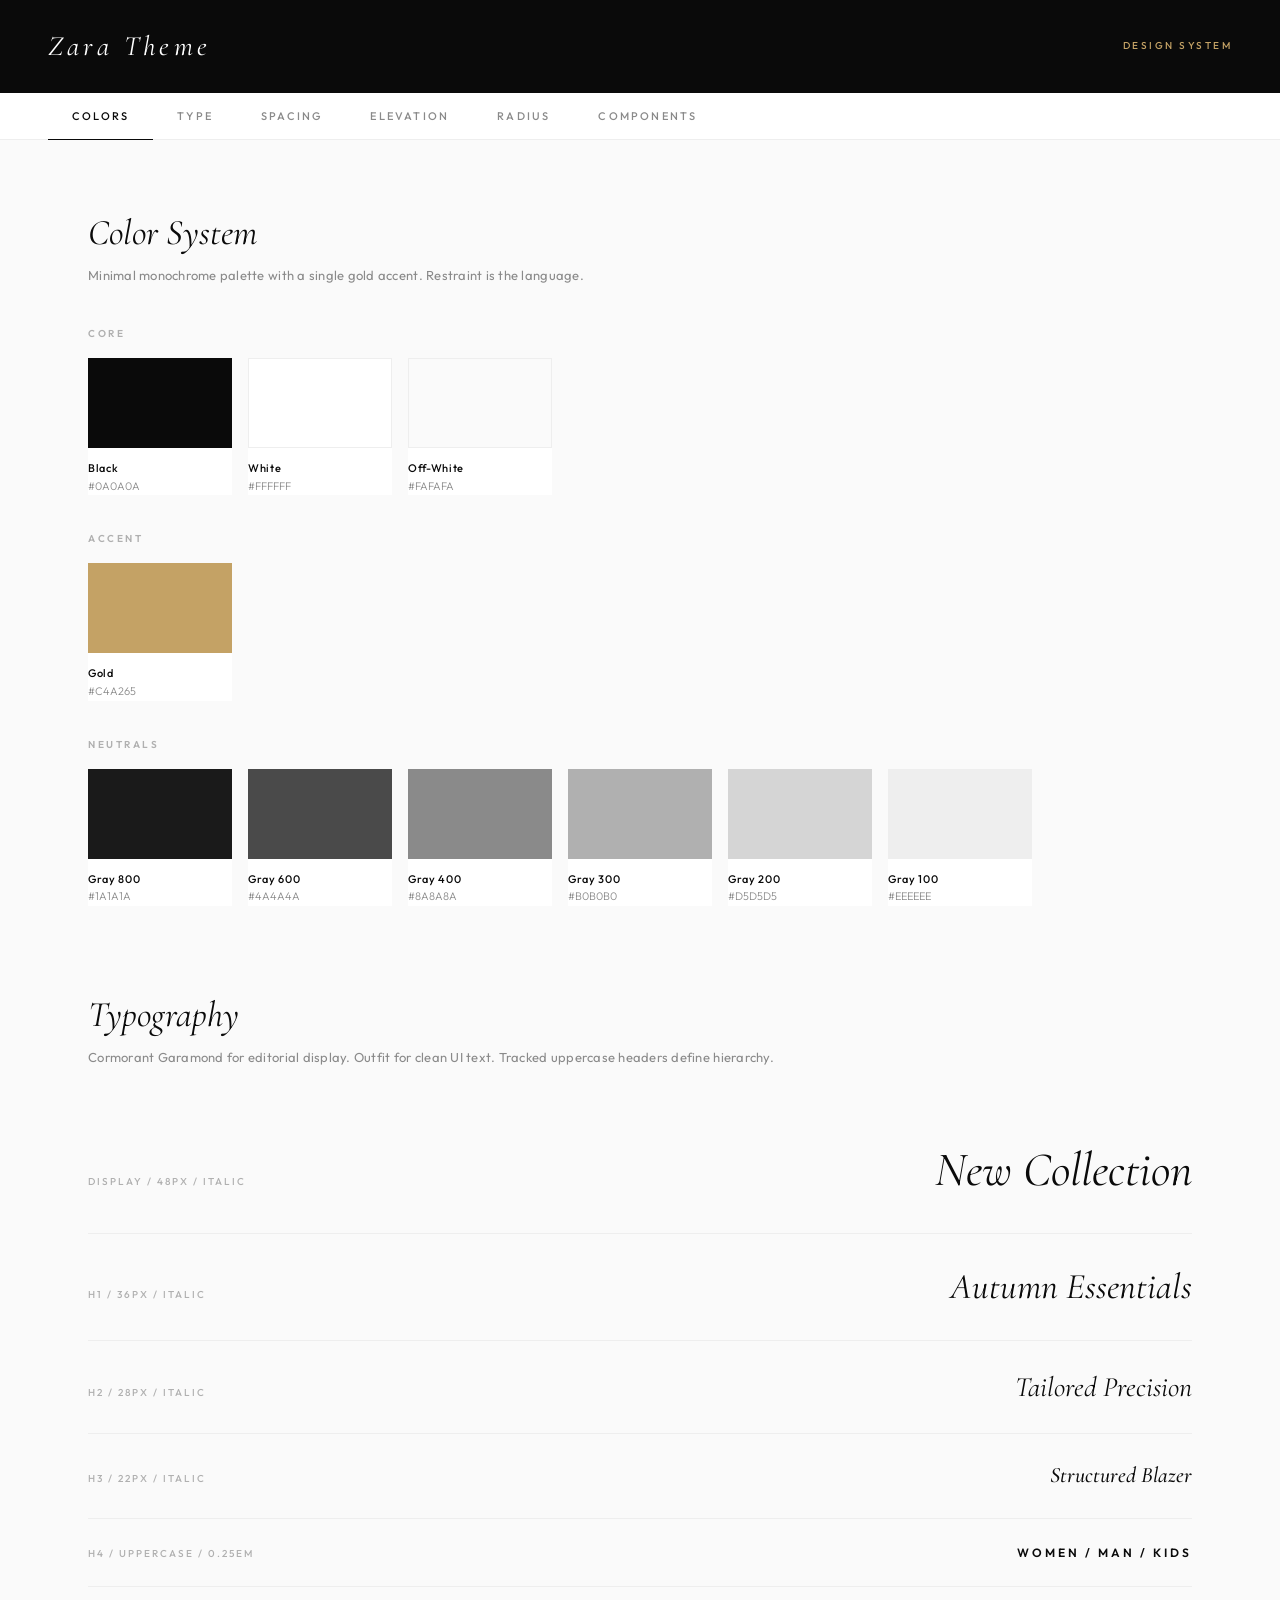
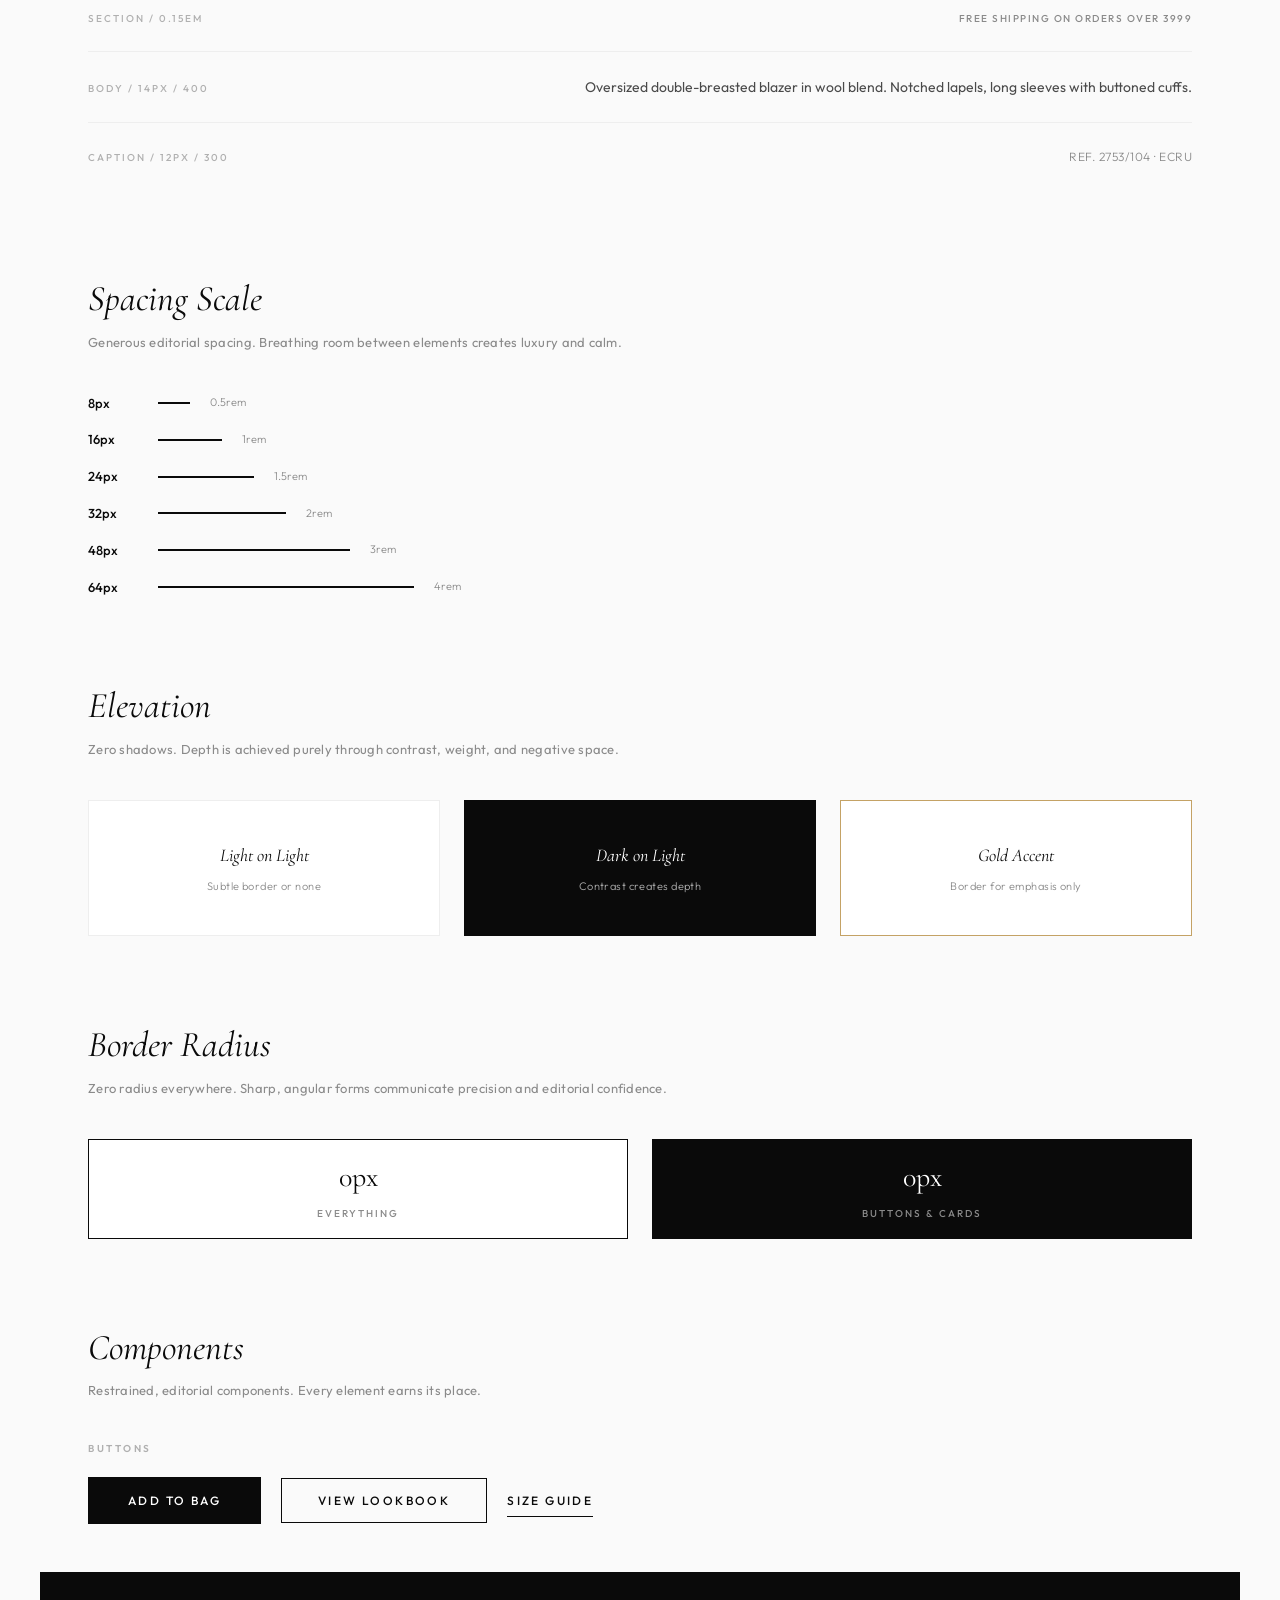
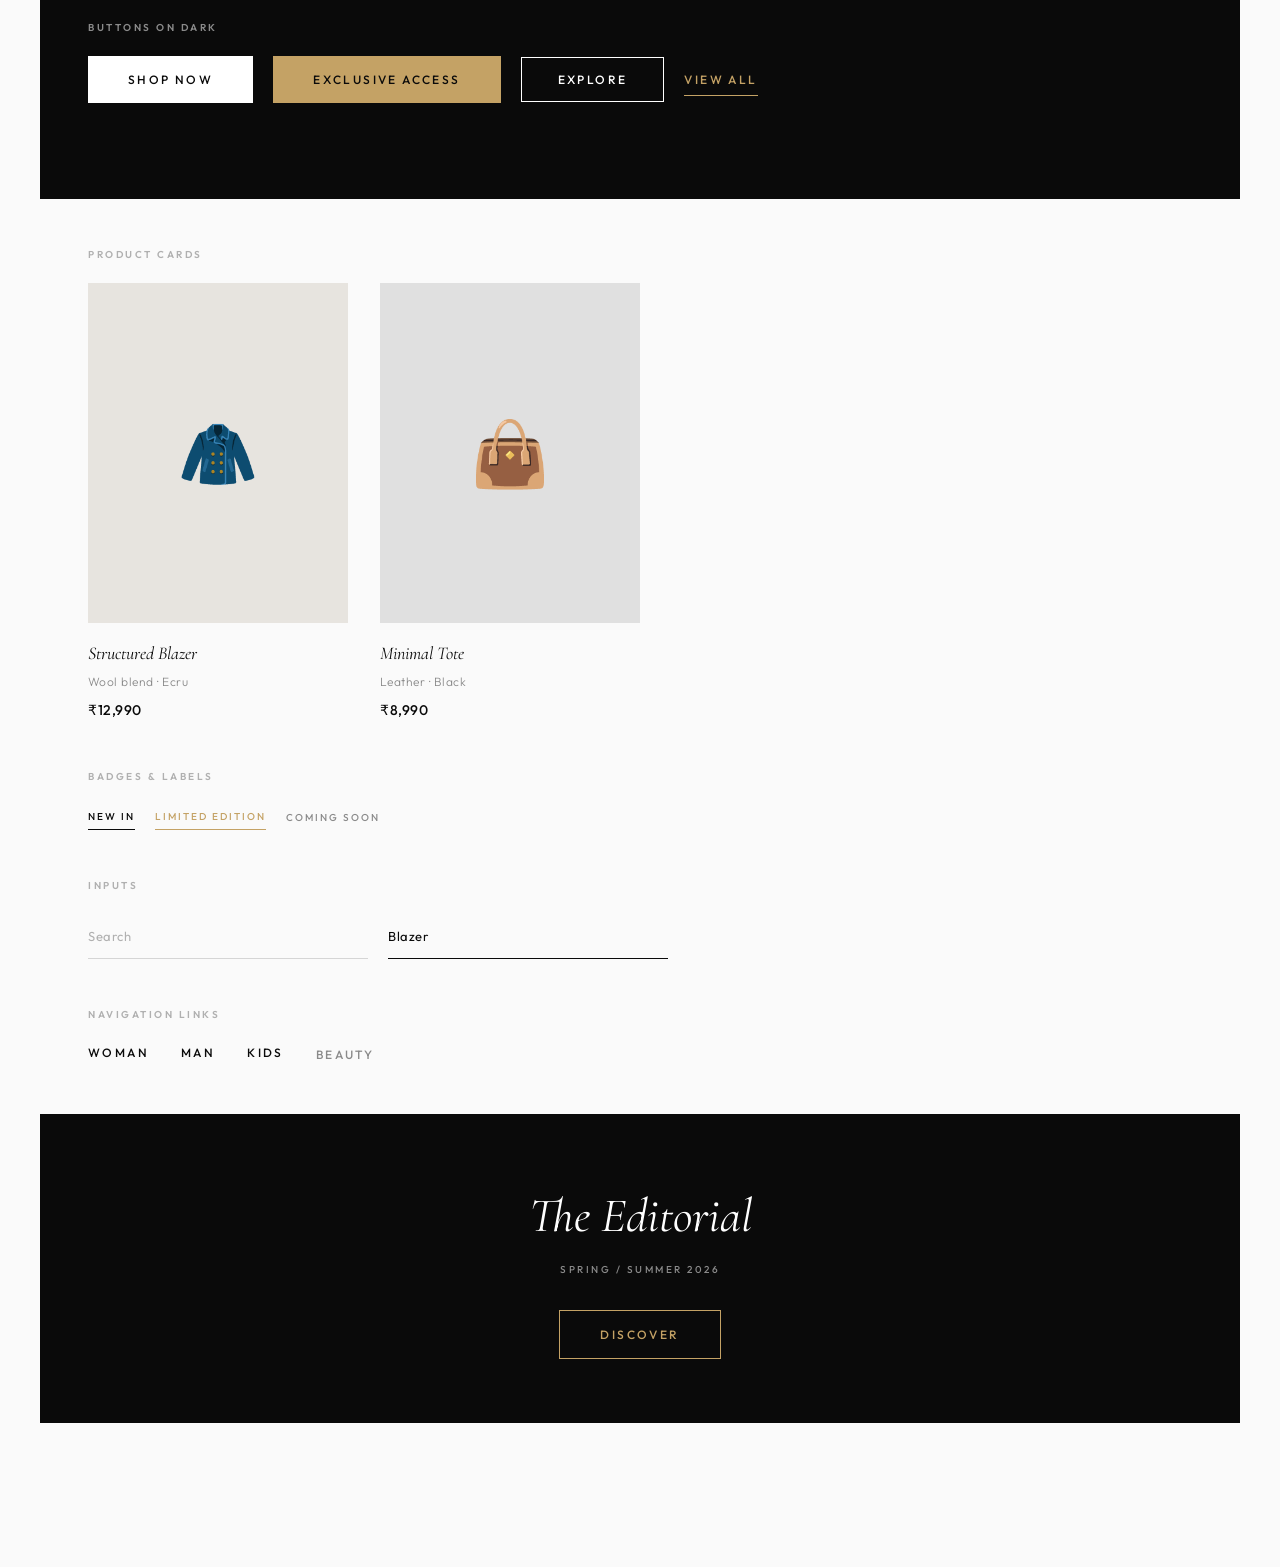
<file: styleguide-zara.html>
<!DOCTYPE html>
<html lang="en">
<head>
<meta charset="UTF-8">
<meta name="viewport" content="width=device-width, initial-scale=1.0">
<title>Zara Theme — Design System</title>
<style>
@import url('https://fonts.googleapis.com/css2?family=Cormorant+Garamond:ital,wght@0,400;0,500;0,600;0,700;1,400;1,500;1,600;1,700&family=Outfit:wght@300;400;500;600;700&display=swap');

*, *::before, *::after { box-sizing: border-box; margin: 0; padding: 0; }

:root {
  --black: #0A0A0A;
  --white: #FFFFFF;
  --off-white: #FAFAFA;
  --gold: #C4A265;
  --gray-800: #1A1A1A;
  --gray-600: #4A4A4A;
  --gray-400: #8A8A8A;
  --gray-300: #B0B0B0;
  --gray-200: #D5D5D5;
  --gray-100: #EEEEEE;
  --font-display: 'Cormorant Garamond', serif;
  --font-body: 'Outfit', sans-serif;
}

body {
  font-family: var(--font-body);
  background: var(--off-white);
  color: var(--black);
  line-height: 1.6;
  -webkit-font-smoothing: antialiased;
}

/* Header */
.header {
  background: var(--black);
  padding: 24px 48px;
  display: flex;
  align-items: center;
  justify-content: space-between;
  position: sticky;
  top: 0;
  z-index: 100;
}
.header-title {
  font-family: var(--font-display);
  font-size: 28px;
  font-weight: 400;
  font-style: italic;
  color: var(--white);
  letter-spacing: 0.15em;
}
.header-label {
  font-family: var(--font-body);
  font-size: 10px;
  font-weight: 500;
  letter-spacing: 0.25em;
  text-transform: uppercase;
  color: var(--gold);
}

/* Tab Navigation */
.tabs {
  display: flex;
  gap: 0;
  background: var(--white);
  border-bottom: 1px solid var(--gray-100);
  position: sticky;
  top: 76px;
  z-index: 99;
  padding: 0 48px;
}
.tab {
  font-family: var(--font-body);
  font-size: 11px;
  font-weight: 500;
  padding: 16px 24px;
  border: none;
  background: transparent;
  color: var(--gray-400);
  cursor: pointer;
  white-space: nowrap;
  text-transform: uppercase;
  letter-spacing: 0.2em;
  border-bottom: 1px solid transparent;
  margin-bottom: -1px;
  transition: all 0.3s;
}
.tab:hover { color: var(--black); }
.tab.active { color: var(--black); border-bottom-color: var(--black); }

/* Sections */
.content { max-width: 1200px; margin: 0 auto; padding: 64px 48px; }
.section { margin-bottom: 80px; }
.section-title {
  font-family: var(--font-display);
  font-size: 36px;
  font-weight: 400;
  font-style: italic;
  color: var(--black);
  margin-bottom: 4px;
}
.section-desc {
  font-family: var(--font-body);
  font-size: 13px;
  font-weight: 400;
  color: var(--gray-400);
  margin-bottom: 40px;
  letter-spacing: 0.02em;
}
.subsection-title {
  font-family: var(--font-body);
  font-size: 10px;
  font-weight: 600;
  color: var(--gray-300);
  margin-bottom: 16px;
  text-transform: uppercase;
  letter-spacing: 0.25em;
}

/* Color Swatches */
.color-grid {
  display: grid;
  grid-template-columns: repeat(auto-fill, minmax(140px, 1fr));
  gap: 16px;
  margin-bottom: 36px;
}
.color-swatch {
  background: var(--white);
  overflow: hidden;
}
.color-block {
  height: 90px;
  width: 100%;
}
.color-info {
  padding: 12px 0 0 0;
}
.color-name {
  font-family: var(--font-body);
  font-size: 11px;
  font-weight: 500;
  color: var(--black);
  letter-spacing: 0.06em;
}
.color-hex {
  font-size: 11px;
  color: var(--gray-400);
  font-family: var(--font-body);
  font-weight: 300;
}

/* Typography */
.type-specimen {
  border-bottom: 1px solid var(--gray-100);
  padding: 24px 0;
  display: flex;
  align-items: baseline;
  justify-content: space-between;
  gap: 32px;
}
.type-specimen:last-child { border-bottom: none; }
.type-label {
  font-family: var(--font-body);
  font-size: 10px;
  font-weight: 500;
  color: var(--gray-300);
  text-transform: uppercase;
  letter-spacing: 0.2em;
  min-width: 160px;
  flex-shrink: 0;
}

/* Spacing */
.spacing-row {
  display: flex;
  align-items: center;
  gap: 20px;
  margin-bottom: 16px;
}
.spacing-block {
  background: var(--black);
  height: 2px;
}
.spacing-label {
  font-size: 13px;
  font-weight: 500;
  color: var(--black);
  min-width: 50px;
  font-family: var(--font-body);
}
.spacing-px {
  font-size: 11px;
  color: var(--gray-400);
  font-weight: 300;
}

/* Elevation */
.elevation-grid {
  display: grid;
  grid-template-columns: repeat(3, 1fr);
  gap: 24px;
}
.elevation-card {
  background: var(--white);
  padding: 40px 32px;
  text-align: center;
  border: 1px solid var(--gray-100);
}
.elevation-card.dark {
  background: var(--black);
  border-color: var(--black);
}
.elevation-card h4 {
  font-family: var(--font-display);
  font-size: 18px;
  font-weight: 400;
  font-style: italic;
  margin-bottom: 8px;
  color: var(--black);
}
.elevation-card.dark h4 { color: var(--white); }
.elevation-card p {
  font-size: 11px;
  color: var(--gray-400);
  letter-spacing: 0.04em;
  font-weight: 300;
}
.elevation-card.dark p { color: var(--gray-300); }

/* Radius */
.radius-grid {
  display: grid;
  grid-template-columns: repeat(2, 1fr);
  gap: 24px;
}
.radius-example {
  background: var(--white);
  border: 1px solid var(--black);
  height: 100px;
  display: flex;
  align-items: center;
  justify-content: center;
  flex-direction: column;
  gap: 6px;
}
.radius-example .val {
  font-family: var(--font-display);
  font-size: 28px;
  font-weight: 400;
  color: var(--black);
}
.radius-example .lbl {
  font-size: 10px;
  color: var(--gray-400);
  text-transform: uppercase;
  letter-spacing: 0.2em;
  font-weight: 500;
}

/* Components */
.component-group {
  margin-bottom: 48px;
}
.component-group h3 {
  font-family: var(--font-body);
  font-size: 10px;
  font-weight: 600;
  margin-bottom: 20px;
  color: var(--gray-300);
  text-transform: uppercase;
  letter-spacing: 0.25em;
}
.component-row {
  display: flex;
  align-items: center;
  gap: 20px;
  flex-wrap: wrap;
  margin-bottom: 16px;
}

/* Buttons */
.btn {
  font-family: var(--font-body);
  font-size: 12px;
  font-weight: 500;
  border: none;
  cursor: pointer;
  display: inline-flex;
  align-items: center;
  justify-content: center;
  gap: 8px;
  transition: all 0.3s;
  text-transform: uppercase;
  letter-spacing: 0.2em;
}
.btn-cta {
  background: var(--black);
  color: var(--white);
  padding: 16px 40px;
}
.btn-cta:hover { background: var(--gold); color: var(--black); }
.btn-link {
  background: transparent;
  color: var(--black);
  padding: 8px 0;
  border-bottom: 1px solid var(--black);
}
.btn-link:hover { color: var(--gold); border-color: var(--gold); }
.btn-ghost {
  background: transparent;
  color: var(--black);
  padding: 14px 36px;
  border: 1px solid var(--black);
}
.btn-ghost:hover { background: var(--black); color: var(--white); }

/* Cards */
.demo-card {
  background: transparent;
  width: 260px;
  cursor: pointer;
}
.demo-card:hover .demo-card-img { opacity: 0.9; }
.demo-card:hover h4 { color: var(--gold); }
.demo-card-img {
  height: 340px;
  background: var(--gray-100);
  display: flex;
  align-items: center;
  justify-content: center;
  font-size: 64px;
  margin-bottom: 16px;
  transition: opacity 0.3s;
  filter: grayscale(20%);
}
.demo-card-body {}
.demo-card-body h4 {
  font-family: var(--font-display);
  font-weight: 400;
  font-style: italic;
  font-size: 18px;
  margin-bottom: 4px;
  transition: color 0.3s;
}
.demo-card-body p {
  font-size: 12px;
  color: var(--gray-400);
  letter-spacing: 0.04em;
  font-weight: 300;
}
.demo-card-body .price {
  font-family: var(--font-body);
  font-weight: 500;
  color: var(--black);
  margin-top: 8px;
  font-size: 14px;
  letter-spacing: 0.04em;
}

/* Badges */
.badge {
  display: inline-flex;
  align-items: center;
  padding: 4px 0;
  font-family: var(--font-body);
  font-size: 10px;
  font-weight: 500;
  text-transform: uppercase;
  letter-spacing: 0.2em;
}
.badge-new { color: var(--black); border-bottom: 1px solid var(--black); }
.badge-limited { color: var(--gold); border-bottom: 1px solid var(--gold); }
.badge-mono { color: var(--gray-400); }

/* Dark Section */
.dark-section {
  background: var(--black);
  margin: 0 -48px;
  padding: 48px;
  margin-bottom: 48px;
}
.dark-section .component-group h3 { color: var(--gray-400); }

/* Inputs */
.input-demo {
  font-family: var(--font-body);
  font-size: 13px;
  font-weight: 400;
  padding: 14px 0;
  border: none;
  border-bottom: 1px solid var(--gray-200);
  background: transparent;
  color: var(--black);
  width: 280px;
  outline: none;
  transition: border-color 0.3s;
  letter-spacing: 0.04em;
}
.input-demo:focus { border-bottom-color: var(--black); }
.input-demo::placeholder { color: var(--gray-300); }

@media (max-width: 768px) {
  .header { padding: 20px 24px; }
  .tabs { padding: 0 24px; }
  .content { padding: 48px 24px; }
  .elevation-grid, .radius-grid { grid-template-columns: 1fr; }
  .dark-section { margin: 0 -24px; padding: 36px 24px; }
}
</style>
</head>
<body>

<div class="header">
  <div class="header-title">Zara Theme</div>
  <div class="header-label">Design System</div>
</div>

<nav class="tabs">
  <button class="tab active" onclick="scrollToSection('colors')">Colors</button>
  <button class="tab" onclick="scrollToSection('type')">Type</button>
  <button class="tab" onclick="scrollToSection('spacing')">Spacing</button>
  <button class="tab" onclick="scrollToSection('elevation')">Elevation</button>
  <button class="tab" onclick="scrollToSection('radius')">Radius</button>
  <button class="tab" onclick="scrollToSection('components')">Components</button>
</nav>

<div class="content">

  <!-- COLORS -->
  <section class="section" id="colors">
    <div class="section-title">Color System</div>
    <div class="section-desc">Minimal monochrome palette with a single gold accent. Restraint is the language.</div>

    <div class="subsection-title">Core</div>
    <div class="color-grid">
      <div class="color-swatch"><div class="color-block" style="background:#0A0A0A"></div><div class="color-info"><div class="color-name">Black</div><div class="color-hex">#0A0A0A</div></div></div>
      <div class="color-swatch"><div class="color-block" style="background:#FFFFFF; border: 1px solid #EEE;"></div><div class="color-info"><div class="color-name">White</div><div class="color-hex">#FFFFFF</div></div></div>
      <div class="color-swatch"><div class="color-block" style="background:#FAFAFA; border: 1px solid #EEE;"></div><div class="color-info"><div class="color-name">Off-White</div><div class="color-hex">#FAFAFA</div></div></div>
    </div>

    <div class="subsection-title">Accent</div>
    <div class="color-grid">
      <div class="color-swatch"><div class="color-block" style="background:#C4A265"></div><div class="color-info"><div class="color-name">Gold</div><div class="color-hex">#C4A265</div></div></div>
    </div>

    <div class="subsection-title">Neutrals</div>
    <div class="color-grid">
      <div class="color-swatch"><div class="color-block" style="background:#1A1A1A"></div><div class="color-info"><div class="color-name">Gray 800</div><div class="color-hex">#1A1A1A</div></div></div>
      <div class="color-swatch"><div class="color-block" style="background:#4A4A4A"></div><div class="color-info"><div class="color-name">Gray 600</div><div class="color-hex">#4A4A4A</div></div></div>
      <div class="color-swatch"><div class="color-block" style="background:#8A8A8A"></div><div class="color-info"><div class="color-name">Gray 400</div><div class="color-hex">#8A8A8A</div></div></div>
      <div class="color-swatch"><div class="color-block" style="background:#B0B0B0"></div><div class="color-info"><div class="color-name">Gray 300</div><div class="color-hex">#B0B0B0</div></div></div>
      <div class="color-swatch"><div class="color-block" style="background:#D5D5D5"></div><div class="color-info"><div class="color-name">Gray 200</div><div class="color-hex">#D5D5D5</div></div></div>
      <div class="color-swatch"><div class="color-block" style="background:#EEEEEE"></div><div class="color-info"><div class="color-name">Gray 100</div><div class="color-hex">#EEEEEE</div></div></div>
    </div>
  </section>

  <!-- TYPOGRAPHY -->
  <section class="section" id="type">
    <div class="section-title">Typography</div>
    <div class="section-desc">Cormorant Garamond for editorial display. Outfit for clean UI text. Tracked uppercase headers define hierarchy.</div>

    <div class="type-specimen">
      <span class="type-label">Display / 48px / Italic</span>
      <span style="font-family:var(--font-display);font-size:48px;font-weight:400;font-style:italic;color:var(--black);">New Collection</span>
    </div>
    <div class="type-specimen">
      <span class="type-label">H1 / 36px / Italic</span>
      <span style="font-family:var(--font-display);font-size:36px;font-weight:400;font-style:italic;color:var(--black);">Autumn Essentials</span>
    </div>
    <div class="type-specimen">
      <span class="type-label">H2 / 28px / Italic</span>
      <span style="font-family:var(--font-display);font-size:28px;font-weight:400;font-style:italic;color:var(--black);">Tailored Precision</span>
    </div>
    <div class="type-specimen">
      <span class="type-label">H3 / 22px / Italic</span>
      <span style="font-family:var(--font-display);font-size:22px;font-weight:500;font-style:italic;color:var(--black);">Structured Blazer</span>
    </div>
    <div class="type-specimen">
      <span class="type-label">H4 / Uppercase / 0.25em</span>
      <span style="font-family:var(--font-body);font-size:12px;font-weight:600;text-transform:uppercase;letter-spacing:0.25em;color:var(--black);">Women / Man / Kids</span>
    </div>
    <div class="type-specimen">
      <span class="type-label">Section / 0.15em</span>
      <span style="font-family:var(--font-body);font-size:10px;font-weight:500;text-transform:uppercase;letter-spacing:0.15em;color:var(--gray-400);">Free shipping on orders over 3999</span>
    </div>
    <div class="type-specimen">
      <span class="type-label">Body / 14px / 400</span>
      <span style="font-family:var(--font-body);font-size:14px;font-weight:400;color:var(--gray-600);">Oversized double-breasted blazer in wool blend. Notched lapels, long sleeves with buttoned cuffs.</span>
    </div>
    <div class="type-specimen">
      <span class="type-label">Caption / 12px / 300</span>
      <span style="font-family:var(--font-body);font-size:12px;font-weight:300;color:var(--gray-400);letter-spacing:0.04em;">REF. 2753/104 &middot; ECRU</span>
    </div>
  </section>

  <!-- SPACING -->
  <section class="section" id="spacing">
    <div class="section-title">Spacing Scale</div>
    <div class="section-desc">Generous editorial spacing. Breathing room between elements creates luxury and calm.</div>

    <div class="spacing-row"><span class="spacing-label">8px</span><div class="spacing-block" style="width:32px"></div><span class="spacing-px">0.5rem</span></div>
    <div class="spacing-row"><span class="spacing-label">16px</span><div class="spacing-block" style="width:64px"></div><span class="spacing-px">1rem</span></div>
    <div class="spacing-row"><span class="spacing-label">24px</span><div class="spacing-block" style="width:96px"></div><span class="spacing-px">1.5rem</span></div>
    <div class="spacing-row"><span class="spacing-label">32px</span><div class="spacing-block" style="width:128px"></div><span class="spacing-px">2rem</span></div>
    <div class="spacing-row"><span class="spacing-label">48px</span><div class="spacing-block" style="width:192px"></div><span class="spacing-px">3rem</span></div>
    <div class="spacing-row"><span class="spacing-label">64px</span><div class="spacing-block" style="width:256px"></div><span class="spacing-px">4rem</span></div>
  </section>

  <!-- ELEVATION -->
  <section class="section" id="elevation">
    <div class="section-title">Elevation</div>
    <div class="section-desc">Zero shadows. Depth is achieved purely through contrast, weight, and negative space.</div>

    <div class="elevation-grid">
      <div class="elevation-card">
        <h4>Light on Light</h4>
        <p>Subtle border or none</p>
      </div>
      <div class="elevation-card dark">
        <h4>Dark on Light</h4>
        <p>Contrast creates depth</p>
      </div>
      <div class="elevation-card" style="border-color: var(--gold);">
        <h4>Gold Accent</h4>
        <p>Border for emphasis only</p>
      </div>
    </div>
  </section>

  <!-- BORDER RADIUS -->
  <section class="section" id="radius">
    <div class="section-title">Border Radius</div>
    <div class="section-desc">Zero radius everywhere. Sharp, angular forms communicate precision and editorial confidence.</div>

    <div class="radius-grid">
      <div class="radius-example" style="border-radius:0;">
        <span class="val">0px</span>
        <span class="lbl">Everything</span>
      </div>
      <div class="radius-example" style="border-radius:0;background:var(--black);border-color:var(--black);">
        <span class="val" style="color:var(--white);">0px</span>
        <span class="lbl" style="color:var(--gray-400);">Buttons &amp; Cards</span>
      </div>
    </div>
  </section>

  <!-- COMPONENTS -->
  <section class="section" id="components">
    <div class="section-title">Components</div>
    <div class="section-desc">Restrained, editorial components. Every element earns its place.</div>

    <div class="component-group">
      <h3>Buttons</h3>
      <div class="component-row">
        <button class="btn btn-cta">Add to Bag</button>
        <button class="btn btn-ghost">View Lookbook</button>
        <button class="btn btn-link">Size Guide</button>
      </div>
    </div>

    <div class="dark-section">
      <div class="component-group">
        <h3>Buttons on Dark</h3>
        <div class="component-row">
          <button class="btn btn-cta" style="background:var(--white);color:var(--black);">Shop Now</button>
          <button class="btn btn-cta" style="background:var(--gold);color:var(--black);">Exclusive Access</button>
          <button class="btn btn-ghost" style="color:var(--white);border-color:var(--white);">Explore</button>
          <button class="btn btn-link" style="color:var(--gold);border-color:var(--gold);">View All</button>
        </div>
      </div>
    </div>

    <div class="component-group">
      <h3>Product Cards</h3>
      <div class="component-row" style="align-items:flex-start;gap:32px;">
        <div class="demo-card">
          <div class="demo-card-img" style="background:#E8E4DE;">&#129509;</div>
          <div class="demo-card-body">
            <h4>Structured Blazer</h4>
            <p>Wool blend &middot; Ecru</p>
            <p class="price">&#8377;12,990</p>
          </div>
        </div>
        <div class="demo-card">
          <div class="demo-card-img" style="background:#E0E0E0;">&#128092;</div>
          <div class="demo-card-body">
            <h4>Minimal Tote</h4>
            <p>Leather &middot; Black</p>
            <p class="price">&#8377;8,990</p>
          </div>
        </div>
      </div>
    </div>

    <div class="component-group">
      <h3>Badges &amp; Labels</h3>
      <div class="component-row">
        <span class="badge badge-new">New In</span>
        <span class="badge badge-limited">Limited Edition</span>
        <span class="badge badge-mono">Coming Soon</span>
      </div>
    </div>

    <div class="component-group">
      <h3>Inputs</h3>
      <div class="component-row">
        <input class="input-demo" type="text" placeholder="Search">
        <input class="input-demo" type="text" value="Blazer" style="border-bottom-color: var(--black);">
      </div>
    </div>

    <div class="component-group">
      <h3>Navigation Links</h3>
      <div class="component-row" style="gap:32px;">
        <a href="#" style="font-family:var(--font-body);font-size:12px;font-weight:500;text-transform:uppercase;letter-spacing:0.2em;color:var(--black);text-decoration:none;padding-bottom:2px;border-bottom:1px solid transparent;transition:border-color 0.3s;" onmouseover="this.style.borderBottomColor='var(--black)'" onmouseout="this.style.borderBottomColor='transparent'">Woman</a>
        <a href="#" style="font-family:var(--font-body);font-size:12px;font-weight:500;text-transform:uppercase;letter-spacing:0.2em;color:var(--black);text-decoration:none;padding-bottom:2px;border-bottom:1px solid transparent;transition:border-color 0.3s;" onmouseover="this.style.borderBottomColor='var(--black)'" onmouseout="this.style.borderBottomColor='transparent'">Man</a>
        <a href="#" style="font-family:var(--font-body);font-size:12px;font-weight:500;text-transform:uppercase;letter-spacing:0.2em;color:var(--black);text-decoration:none;padding-bottom:2px;border-bottom:1px solid transparent;transition:border-color 0.3s;" onmouseover="this.style.borderBottomColor='var(--black)'" onmouseout="this.style.borderBottomColor='transparent'">Kids</a>
        <a href="#" style="font-family:var(--font-body);font-size:12px;font-weight:500;text-transform:uppercase;letter-spacing:0.2em;color:var(--gray-400);text-decoration:none;">Beauty</a>
      </div>
    </div>

    <div class="dark-section" style="text-align:center;padding:64px 48px;">
      <div style="font-family:var(--font-display);font-size:48px;font-weight:400;font-style:italic;color:var(--white);margin-bottom:8px;">The Editorial</div>
      <div style="font-family:var(--font-body);font-size:10px;font-weight:500;text-transform:uppercase;letter-spacing:0.25em;color:var(--gray-400);margin-bottom:32px;">Spring / Summer 2026</div>
      <button class="btn btn-cta" style="background:transparent;color:var(--gold);border:1px solid var(--gold);">Discover</button>
    </div>

  </section>

</div>

<script>
function scrollToSection(id) {
  document.getElementById(id).scrollIntoView({ behavior: 'smooth' });
  document.querySelectorAll('.tab').forEach(t => t.classList.remove('active'));
  event.target.classList.add('active');
}

const sections = ['colors', 'type', 'spacing', 'elevation', 'radius', 'components'];
window.addEventListener('scroll', () => {
  const tabs = document.querySelectorAll('.tab');
  let current = 0;
  sections.forEach((id, i) => {
    const el = document.getElementById(id);
    if (el && el.getBoundingClientRect().top < 200) current = i;
  });
  tabs.forEach(t => t.classList.remove('active'));
  tabs[current].classList.add('active');
});
</script>

</body>
</html>
</file>
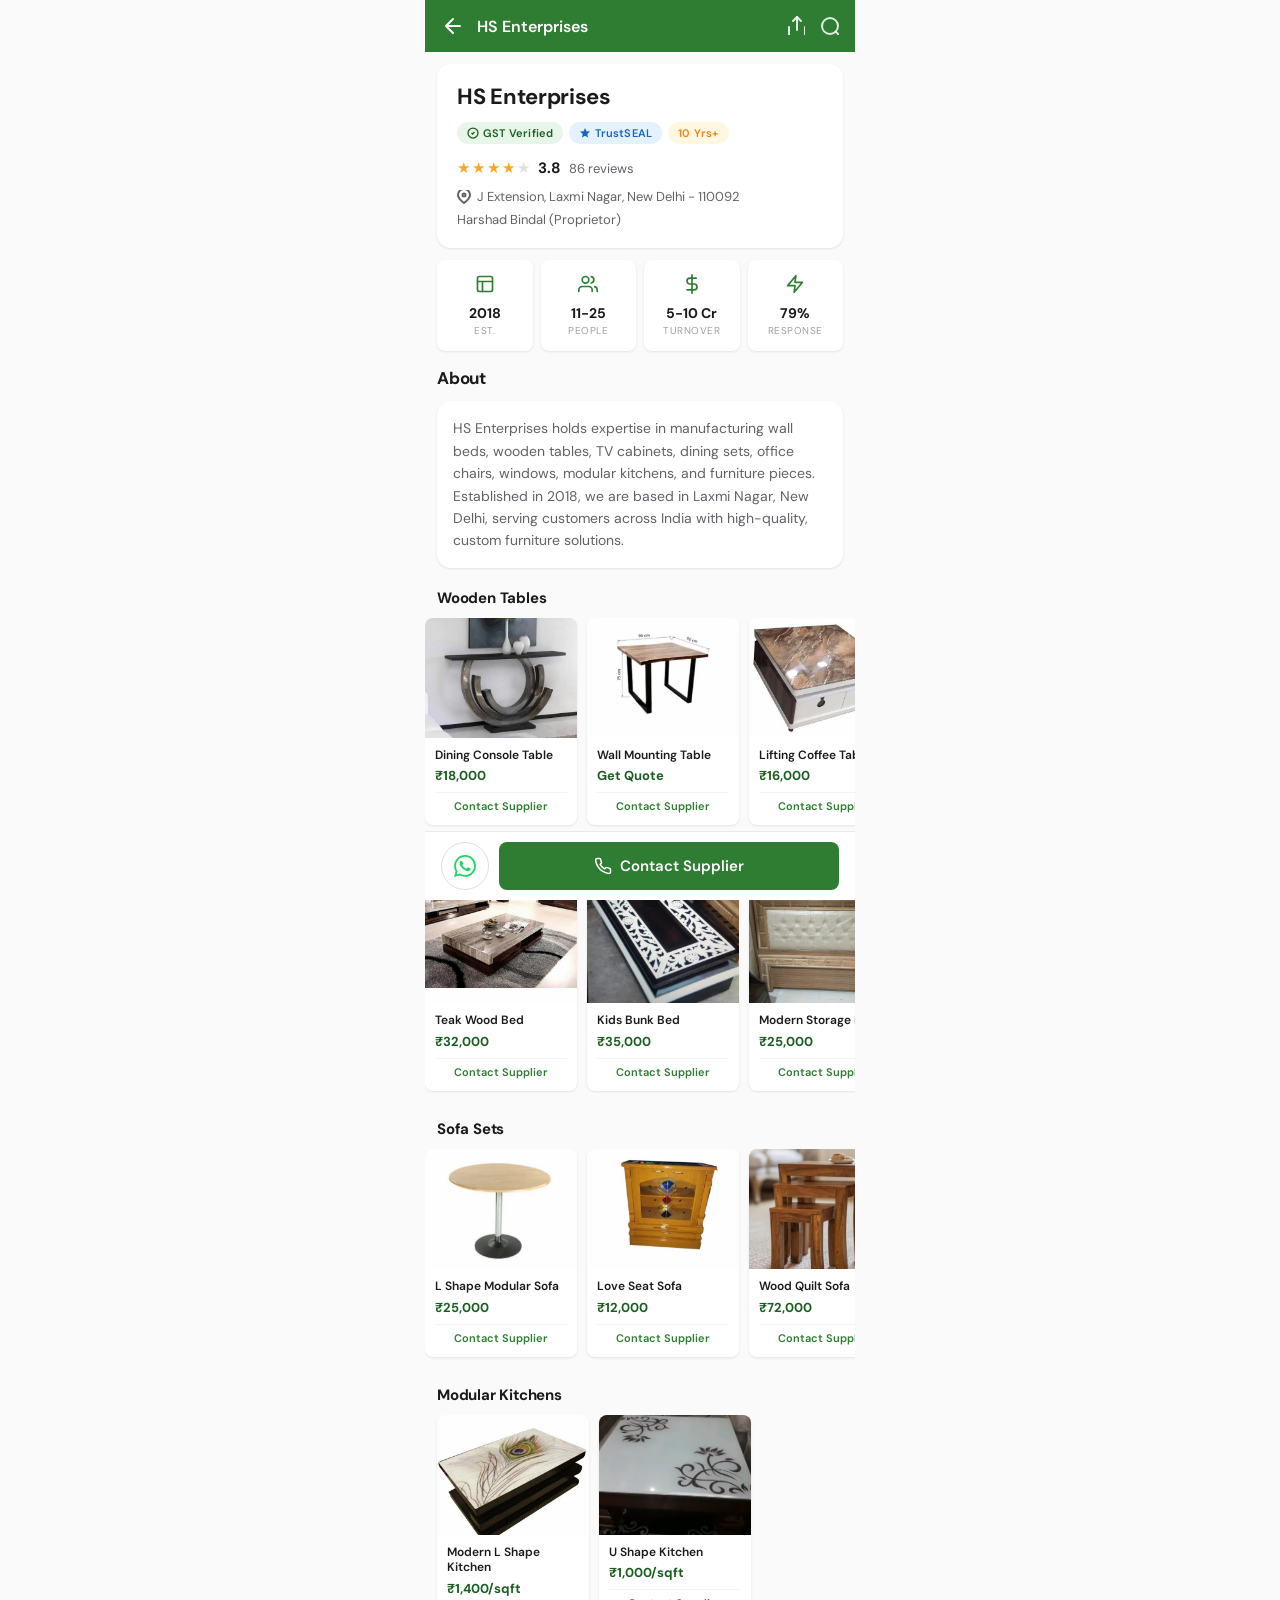
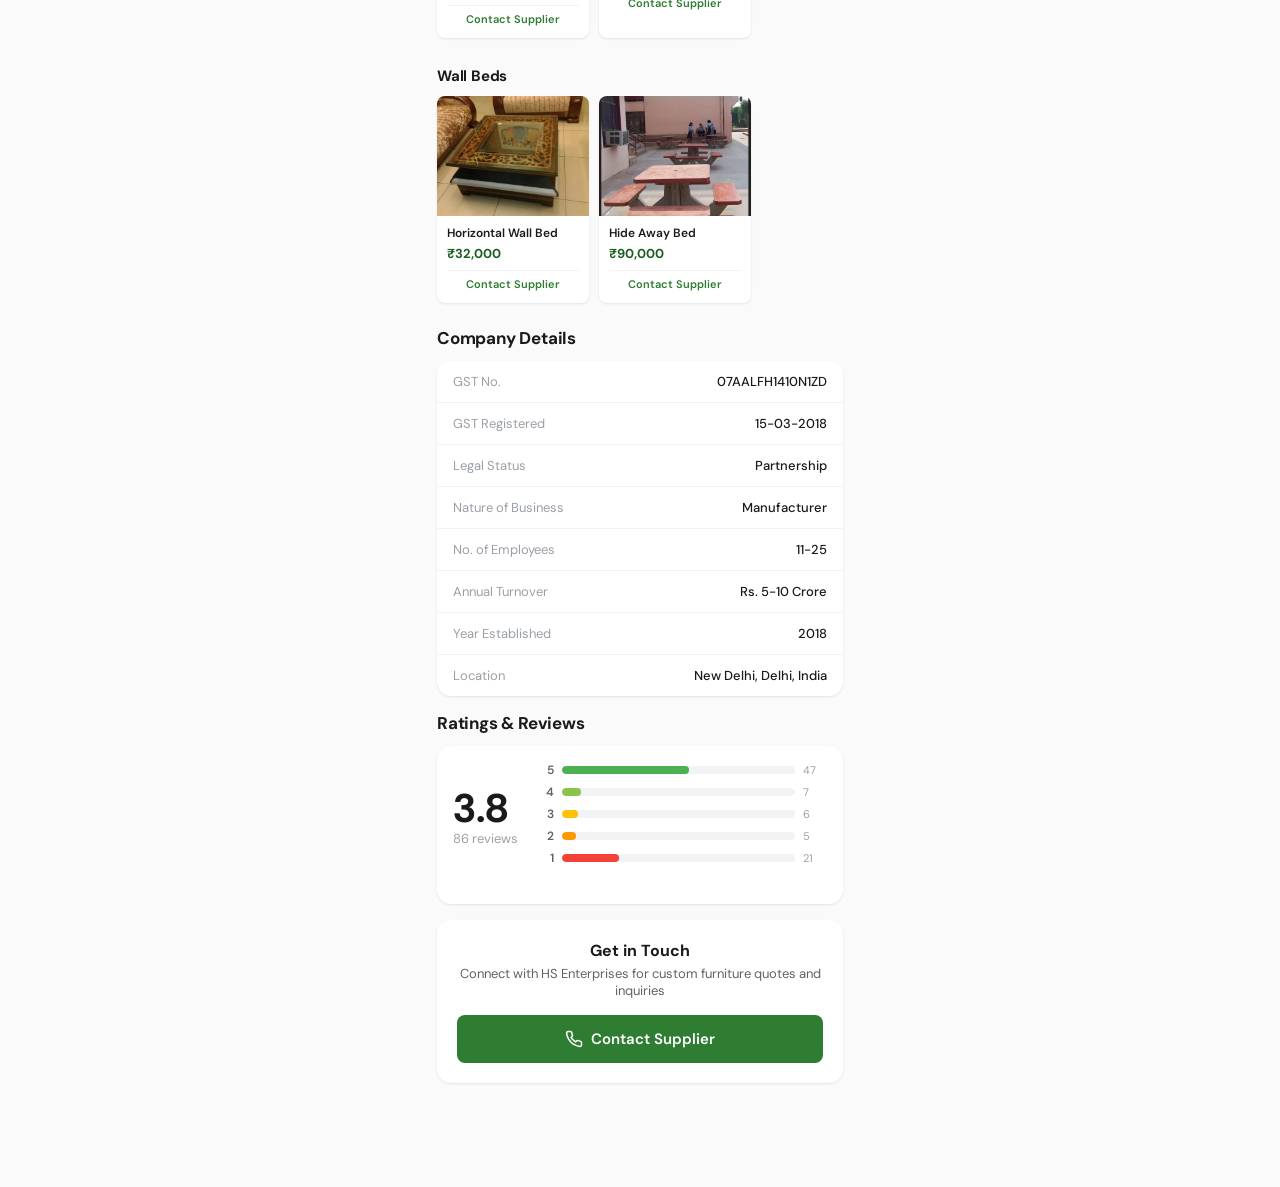
<file: supplier-profile.html>
<!DOCTYPE html>
<html lang="en">
<head>
<meta charset="UTF-8">
<meta name="viewport" content="width=device-width, initial-scale=1.0, maximum-scale=1.0, user-scalable=no">
<title>HS Enterprises — IndiaMART Redesign</title>
<link rel="preconnect" href="https://fonts.googleapis.com">
<link href="https://fonts.googleapis.com/css2?family=DM+Sans:ital,opsz,wght@0,9..40,300;0,9..40,400;0,9..40,500;0,9..40,600;0,9..40,700;1,9..40,400&display=swap" rel="stylesheet">
<style>
  :root {
    --im-green: #2E7D32;
    --im-green-dark: #1B5E20;
    --im-green-light: #E8F5E9;
    --im-green-50: #f1f8f1;
    --im-blue: #1565C0;
    --im-blue-light: #E3F2FD;
    --surface: #FAFAFA;
    --card: #FFFFFF;
    --text-primary: #1A1A1A;
    --text-secondary: #5F6368;
    --text-tertiary: #9AA0A6;
    --border: #E8EAED;
    --border-light: #F1F3F4;
    --gold: #F9A825;
    --radius: 14px;
    --radius-sm: 8px;
    --radius-xs: 6px;
    --shadow-sm: 0 1px 3px rgba(0,0,0,.06), 0 1px 2px rgba(0,0,0,.04);
    --shadow-md: 0 4px 12px rgba(0,0,0,.08);
    --shadow-lg: 0 8px 30px rgba(0,0,0,.12);
  }

  * { margin: 0; padding: 0; box-sizing: border-box; -webkit-tap-highlight-color: transparent; }

  body {
    font-family: 'DM Sans', -apple-system, sans-serif;
    background: var(--surface);
    color: var(--text-primary);
    max-width: 430px;
    margin: 0 auto;
    min-height: 100vh;
    overflow-x: hidden;
    -webkit-font-smoothing: antialiased;
    padding-bottom: 80px;
  }

  /* ─── STICKY HEADER ─── */
  .header {
    position: sticky;
    top: 0;
    z-index: 100;
    background: var(--im-green);
    padding: 14px 16px;
    display: flex;
    align-items: center;
    gap: 12px;
  }

  .header a {
    color: #fff;
    text-decoration: none;
    display: flex;
    align-items: center;
  }

  .header-title {
    font-size: 16px;
    font-weight: 600;
    color: #fff;
    flex: 1;
    white-space: nowrap;
    overflow: hidden;
    text-overflow: ellipsis;
  }

  .header-actions {
    display: flex;
    gap: 14px;
    margin-left: auto;
  }

  .header-actions button {
    background: none;
    border: none;
    color: rgba(255,255,255,.85);
    cursor: pointer;
  }

  /* ─── HERO CARD ─── */
  .hero-card {
    background: var(--card);
    margin: 12px;
    border-radius: var(--radius);
    padding: 20px;
    box-shadow: var(--shadow-sm);
    animation: fadeUp .4s ease;
  }

  @keyframes fadeUp {
    from { opacity: 0; transform: translateY(12px); }
    to { opacity: 1; transform: translateY(0); }
  }

  .company-name {
    font-size: 22px;
    font-weight: 700;
    letter-spacing: -.3px;
    line-height: 1.2;
  }

  .badge-strip {
    display: flex;
    gap: 6px;
    margin-top: 12px;
    flex-wrap: wrap;
  }

  .badge {
    display: inline-flex;
    align-items: center;
    gap: 4px;
    font-size: 11px;
    font-weight: 600;
    padding: 4px 10px;
    border-radius: 20px;
    letter-spacing: .2px;
  }

  .badge-green {
    background: var(--im-green-light);
    color: var(--im-green-dark);
  }

  .badge-blue {
    background: var(--im-blue-light);
    color: var(--im-blue);
  }

  .badge-gold {
    background: #FFF8E1;
    color: #F57F17;
  }

  .rating-row {
    display: flex;
    align-items: center;
    gap: 8px;
    margin-top: 14px;
  }

  .stars {
    display: flex;
    gap: 2px;
  }

  .star { color: var(--gold); font-size: 15px; }
  .star.empty { color: #E0E0E0; }

  .rating-num {
    font-size: 15px;
    font-weight: 700;
    color: var(--text-primary);
  }

  .rating-count {
    font-size: 13px;
    color: var(--text-secondary);
  }

  .location-row {
    display: flex;
    align-items: center;
    gap: 6px;
    margin-top: 10px;
    font-size: 13px;
    color: var(--text-secondary);
  }

  .location-row svg { flex-shrink: 0; }

  .contact-name {
    font-size: 13px;
    color: var(--text-secondary);
    margin-top: 6px;
  }

  /* ─── QUICK STATS ─── */
  .stats-row {
    display: grid;
    grid-template-columns: repeat(4, 1fr);
    gap: 8px;
    padding: 0 12px;
    margin-top: 4px;
    animation: fadeUp .5s ease;
  }

  .stat-card {
    background: var(--card);
    border-radius: var(--radius-sm);
    padding: 14px 10px;
    text-align: center;
    box-shadow: var(--shadow-sm);
  }

  .stat-icon {
    font-size: 20px;
    margin-bottom: 4px;
  }

  .stat-value {
    font-size: 14px;
    font-weight: 700;
    color: var(--text-primary);
  }

  .stat-label {
    font-size: 10px;
    color: var(--text-tertiary);
    margin-top: 2px;
    text-transform: uppercase;
    letter-spacing: .5px;
  }

  /* ─── SECTIONS ─── */
  .section {
    margin: 16px 12px 0;
    animation: fadeUp .5s ease;
  }

  .section-title {
    font-size: 17px;
    font-weight: 700;
    margin-bottom: 12px;
    letter-spacing: -.2px;
  }

  /* ─── ABOUT ─── */
  .about-card {
    background: var(--card);
    border-radius: var(--radius);
    padding: 16px;
    box-shadow: var(--shadow-sm);
    font-size: 14px;
    line-height: 1.6;
    color: var(--text-secondary);
  }

  /* ─── PRODUCT SCROLL SECTIONS ─── */
  .product-section { margin-top: 20px; }

  .product-section-title {
    font-size: 15px;
    font-weight: 700;
    margin: 0 12px 10px;
    letter-spacing: -.2px;
  }

  .product-scroll {
    display: flex;
    gap: 10px;
    overflow-x: auto;
    padding: 0 12px 8px;
    scroll-snap-type: x mandatory;
    -webkit-overflow-scrolling: touch;
    scrollbar-width: none;
  }

  .product-scroll::-webkit-scrollbar { display: none; }

  .product-card {
    flex: 0 0 152px;
    background: var(--card);
    border-radius: var(--radius-sm);
    overflow: hidden;
    box-shadow: var(--shadow-sm);
    scroll-snap-align: start;
    text-decoration: none;
    color: inherit;
    transition: transform .2s, box-shadow .2s;
  }

  .product-card:active {
    transform: scale(.97);
    box-shadow: var(--shadow-md);
  }

  .product-card img {
    width: 100%;
    height: 120px;
    object-fit: cover;
    display: block;
  }

  .product-info {
    padding: 10px;
  }

  .product-name {
    font-size: 12px;
    font-weight: 600;
    line-height: 1.3;
    display: -webkit-box;
    -webkit-line-clamp: 2;
    -webkit-box-orient: vertical;
    overflow: hidden;
  }

  .product-price {
    font-size: 13px;
    font-weight: 700;
    color: var(--im-green-dark);
    margin-top: 4px;
  }

  .product-cta {
    display: block;
    text-align: center;
    font-size: 11px;
    font-weight: 600;
    color: var(--im-green);
    padding: 6px 0 2px;
    border-top: 1px solid var(--border-light);
    margin-top: 8px;
  }

  /* ─── COMPANY DETAILS ─── */
  .details-card {
    background: var(--card);
    border-radius: var(--radius);
    box-shadow: var(--shadow-sm);
    overflow: hidden;
  }

  .detail-row {
    display: flex;
    justify-content: space-between;
    align-items: flex-start;
    padding: 12px 16px;
    font-size: 13px;
    border-bottom: 1px solid var(--border-light);
  }

  .detail-row:last-child { border-bottom: none; }

  .detail-label {
    color: var(--text-tertiary);
    flex-shrink: 0;
    width: 42%;
  }

  .detail-value {
    color: var(--text-primary);
    font-weight: 500;
    text-align: right;
    flex: 1;
  }

  /* ─── RATING BREAKDOWN ─── */
  .rating-card {
    background: var(--card);
    border-radius: var(--radius);
    box-shadow: var(--shadow-sm);
    padding: 16px;
  }

  .rating-summary {
    display: flex;
    align-items: center;
    gap: 16px;
    margin-bottom: 16px;
  }

  .rating-big {
    font-size: 40px;
    font-weight: 700;
    line-height: 1;
    color: var(--text-primary);
  }

  .rating-big-sub {
    font-size: 13px;
    color: var(--text-tertiary);
    margin-top: 2px;
  }

  .bar-row {
    display: flex;
    align-items: center;
    gap: 8px;
    margin-bottom: 6px;
  }

  .bar-label {
    font-size: 12px;
    font-weight: 600;
    width: 20px;
    text-align: right;
    color: var(--text-secondary);
  }

  .bar-track {
    flex: 1;
    height: 8px;
    background: var(--border-light);
    border-radius: 4px;
    overflow: hidden;
  }

  .bar-fill {
    height: 100%;
    border-radius: 4px;
    transition: width .8s cubic-bezier(.4,0,.2,1);
  }

  .bar-fill-5 { background: #4CAF50; }
  .bar-fill-4 { background: #8BC34A; }
  .bar-fill-3 { background: #FFC107; }
  .bar-fill-2 { background: #FF9800; }
  .bar-fill-1 { background: #F44336; }

  .bar-count {
    font-size: 11px;
    color: var(--text-tertiary);
    width: 24px;
  }

  /* ─── CONTACT SECTION ─── */
  .contact-card {
    background: var(--card);
    border-radius: var(--radius);
    box-shadow: var(--shadow-sm);
    padding: 20px;
    text-align: center;
  }

  .contact-card h3 {
    font-size: 16px;
    font-weight: 700;
    margin-bottom: 4px;
  }

  .contact-card p {
    font-size: 13px;
    color: var(--text-secondary);
    margin-bottom: 16px;
  }

  .btn-contact {
    display: inline-flex;
    align-items: center;
    justify-content: center;
    gap: 8px;
    width: 100%;
    padding: 14px;
    background: var(--im-green);
    color: #fff;
    border: none;
    border-radius: var(--radius-sm);
    font-family: inherit;
    font-size: 15px;
    font-weight: 600;
    cursor: pointer;
    transition: background .2s, transform .15s;
  }

  .btn-contact:active {
    background: var(--im-green-dark);
    transform: scale(.98);
  }

  /* ─── BOTTOM BAR ─── */
  .bottom-bar {
    position: fixed;
    bottom: 0;
    left: 50%;
    transform: translateX(-50%);
    width: 100%;
    max-width: 430px;
    background: var(--card);
    border-top: 1px solid var(--border);
    padding: 10px 16px calc(10px + env(safe-area-inset-bottom));
    z-index: 100;
    display: flex;
    gap: 10px;
  }

  .bottom-bar .btn-contact { flex: 1; }
  .btn-whatsapp {
    width: 48px;
    height: 48px;
    flex-shrink: 0;
    background: #fff;
    color: #25D366;
    border: 1.5px solid #E0E0E0;
    border-radius: 50%;
    cursor: pointer;
    display: flex;
    align-items: center;
    justify-content: center;
    padding: 0;
    transition: all .15s;
  }

  .btn-whatsapp:hover { border-color: #25D366; background: #f0faf3; }

  /* ─── UTILITY ─── */
  .fade-section {
    opacity: 0;
    transform: translateY(16px);
  }

  .fade-section.visible {
    animation: fadeUp .5s ease forwards;
  }
</style>
</head>
<body>

<!-- ─── STICKY HEADER ─── -->
<div class="header">
  <a href="redesign.html">
    <svg width="24" height="24" fill="none" stroke="#fff" stroke-width="2" stroke-linecap="round" stroke-linejoin="round"><path d="M19 12H5M12 19l-7-7 7-7"/></svg>
  </a>
  <div class="header-title">HS Enterprises</div>
  <div class="header-actions">
    <button><svg width="20" height="20" fill="none" stroke="currentColor" stroke-width="2" stroke-linecap="round" stroke-linejoin="round"><path d="M4 12v8a2 2 0 002 2h12a2 2 0 002-2v-8"/><polyline points="16 6 12 2 8 6"/><line x1="12" y1="2" x2="12" y2="15"/></svg></button>
    <button><svg width="20" height="20" fill="none" stroke="currentColor" stroke-width="2" stroke-linecap="round" stroke-linejoin="round"><circle cx="11" cy="11" r="8"/><line x1="21" y1="21" x2="16.65" y2="16.65"/></svg></button>
  </div>
</div>

<!-- ─── HERO CARD ─── -->
<div class="hero-card">
  <div class="company-name">HS Enterprises</div>
  <div class="badge-strip">
    <span class="badge badge-green">
      <svg width="12" height="12" viewBox="0 0 24 24" fill="none" stroke="currentColor" stroke-width="2.5"><path d="M9 12l2 2 4-4"/><circle cx="12" cy="12" r="10"/></svg>
      GST Verified
    </span>
    <span class="badge badge-blue">
      <svg width="12" height="12" viewBox="0 0 24 24" fill="currentColor"><path d="M12 2L9.19 8.63 2 9.24l5.46 4.73L5.82 21 12 17.27 18.18 21l-1.64-7.03L22 9.24l-7.19-.61z"/></svg>
      TrustSEAL
    </span>
    <span class="badge badge-gold">10 Yrs+</span>
  </div>
  <div class="rating-row">
    <div class="stars">
      <span class="star">&#9733;</span>
      <span class="star">&#9733;</span>
      <span class="star">&#9733;</span>
      <span class="star">&#9733;</span>
      <span class="star empty">&#9733;</span>
    </div>
    <span class="rating-num">3.8</span>
    <span class="rating-count">86 reviews</span>
  </div>
  <div class="location-row">
    <svg width="14" height="14" fill="none" stroke="currentColor" stroke-width="2" stroke-linecap="round"><path d="M7 13S1 8.5 1 5a6 6 0 0112 0c0 3.5-6 8-6 8z"/><circle cx="7" cy="5" r="1.5"/></svg>
    J Extension, Laxmi Nagar, New Delhi - 110092
  </div>
  <div class="contact-name">Harshad Bindal (Proprietor)</div>
</div>

<!-- ─── QUICK STATS ─── -->
<div class="stats-row">
  <div class="stat-card">
    <div class="stat-icon"><svg width="20" height="20" viewBox="0 0 24 24" fill="none" stroke="var(--im-green)" stroke-width="2" stroke-linecap="round" stroke-linejoin="round"><rect x="3" y="3" width="18" height="18" rx="2"/><path d="M3 9h18M9 21V9"/></svg></div>
    <div class="stat-value">2018</div>
    <div class="stat-label">Est.</div>
  </div>
  <div class="stat-card">
    <div class="stat-icon"><svg width="20" height="20" viewBox="0 0 24 24" fill="none" stroke="var(--im-green)" stroke-width="2" stroke-linecap="round" stroke-linejoin="round"><path d="M17 21v-2a4 4 0 00-4-4H5a4 4 0 00-4 4v2"/><circle cx="9" cy="7" r="4"/><path d="M23 21v-2a4 4 0 00-3-3.87"/><path d="M16 3.13a4 4 0 010 7.75"/></svg></div>
    <div class="stat-value">11-25</div>
    <div class="stat-label">People</div>
  </div>
  <div class="stat-card">
    <div class="stat-icon"><svg width="20" height="20" viewBox="0 0 24 24" fill="none" stroke="var(--im-green)" stroke-width="2" stroke-linecap="round" stroke-linejoin="round"><line x1="12" y1="1" x2="12" y2="23"/><path d="M17 5H9.5a3.5 3.5 0 000 7h5a3.5 3.5 0 010 7H6"/></svg></div>
    <div class="stat-value">5-10 Cr</div>
    <div class="stat-label">Turnover</div>
  </div>
  <div class="stat-card">
    <div class="stat-icon"><svg width="20" height="20" viewBox="0 0 24 24" fill="none" stroke="var(--im-green)" stroke-width="2" stroke-linecap="round" stroke-linejoin="round"><polygon points="13 2 3 14 12 14 11 22 21 10 12 10 13 2"/></svg></div>
    <div class="stat-value">79%</div>
    <div class="stat-label">Response</div>
  </div>
</div>

<!-- ─── ABOUT ─── -->
<div class="section fade-section">
  <h2 class="section-title">About</h2>
  <div class="about-card">
    HS Enterprises holds expertise in manufacturing wall beds, wooden tables, TV cabinets, dining sets, office chairs, windows, modular kitchens, and furniture pieces. Established in 2018, we are based in Laxmi Nagar, New Delhi, serving customers across India with high-quality, custom furniture solutions.
  </div>
</div>

<!-- ─── PRODUCT CATEGORIES ─── -->
<div class="fade-section">
  <div class="product-section">
    <div class="product-section-title">Wooden Tables</div>
    <div class="product-scroll">
      <a href="product-detail.html" class="product-card">
        <img src="images/1473410110p3-500x500.png" alt="Dining Console Table" loading="lazy">
        <div class="product-info">
          <div class="product-name">Dining Console Table</div>
          <div class="product-price">&#8377;18,000</div>
          <div class="product-cta">Contact Supplier</div>
        </div>
      </a>
      <a href="product-detail.html" class="product-card">
        <img src="images/3x2-ft-table-500x500.jpg" alt="Wall Mounting Table" loading="lazy">
        <div class="product-info">
          <div class="product-name">Wall Mounting Table</div>
          <div class="product-price">Get Quote</div>
          <div class="product-cta">Contact Supplier</div>
        </div>
      </a>
      <a href="product-detail.html" class="product-card">
        <img src="images/square-coffee-table-500x500.jpg" alt="Lifting Coffee Table" loading="lazy">
        <div class="product-info">
          <div class="product-name">Lifting Coffee Table</div>
          <div class="product-price">&#8377;16,000</div>
          <div class="product-cta">Contact Supplier</div>
        </div>
      </a>
      <a href="product-detail.html" class="product-card">
        <img src="images/hexagonal-table-500x500.jpg" alt="Compact Office Table" loading="lazy">
        <div class="product-info">
          <div class="product-name">Compact Office Table</div>
          <div class="product-price">&#8377;25,000</div>
          <div class="product-cta">Contact Supplier</div>
        </div>
      </a>
    </div>
  </div>

  <div class="product-section">
    <div class="product-section-title">Designer Beds</div>
    <div class="product-scroll">
      <a href="product-detail.html" class="product-card">
        <img src="images/designer-wooden-table-500x500.jpg" alt="Teak Wood Bed" loading="lazy">
        <div class="product-info">
          <div class="product-name">Teak Wood Bed</div>
          <div class="product-price">&#8377;32,000</div>
          <div class="product-cta">Contact Supplier</div>
        </div>
      </a>
      <a href="product-detail.html" class="product-card">
        <img src="images/product-jpeg-500x500.jpg" alt="Kids Bunk Bed" loading="lazy">
        <div class="product-info">
          <div class="product-name">Kids Bunk Bed</div>
          <div class="product-price">&#8377;35,000</div>
          <div class="product-cta">Contact Supplier</div>
        </div>
      </a>
      <a href="product-detail.html" class="product-card">
        <img src="images/product-500x500.jpeg" alt="Modern Storage Bed" loading="lazy">
        <div class="product-info">
          <div class="product-name">Modern Storage Bed</div>
          <div class="product-price">&#8377;25,000</div>
          <div class="product-cta">Contact Supplier</div>
        </div>
      </a>
    </div>
  </div>

  <div class="product-section">
    <div class="product-section-title">Sofa Sets</div>
    <div class="product-scroll">
      <a href="product-detail.html" class="product-card">
        <img src="images/brown-designer-table-500x500.jpg" alt="L Shape Modular Sofa" loading="lazy">
        <div class="product-info">
          <div class="product-name">L Shape Modular Sofa</div>
          <div class="product-price">&#8377;25,000</div>
          <div class="product-cta">Contact Supplier</div>
        </div>
      </a>
      <a href="product-detail.html" class="product-card">
        <img src="images/designer-showcase-table-500x500.jpg" alt="Love Seat Sofa" loading="lazy">
        <div class="product-info">
          <div class="product-name">Love Seat Sofa</div>
          <div class="product-price">&#8377;12,000</div>
          <div class="product-cta">Contact Supplier</div>
        </div>
      </a>
      <a href="product-detail.html" class="product-card">
        <img src="images/nesting-tables-sheesham-wood-set-of-3-stools-500x500.png" alt="Wood Quilt Sofa" loading="lazy">
        <div class="product-info">
          <div class="product-name">Wood Quilt Sofa</div>
          <div class="product-price">&#8377;72,000</div>
          <div class="product-cta">Contact Supplier</div>
        </div>
      </a>
    </div>
  </div>

  <div class="product-section">
    <div class="product-section-title">Modular Kitchens</div>
    <div class="product-scroll">
      <a href="product-detail.html" class="product-card">
        <img src="images/digital-glass-centre-table-500x500.jpg" alt="Modern L Shape Kitchen" loading="lazy">
        <div class="product-info">
          <div class="product-name">Modern L Shape Kitchen</div>
          <div class="product-price">&#8377;1,400/sqft</div>
          <div class="product-cta">Contact Supplier</div>
        </div>
      </a>
      <a href="product-detail.html" class="product-card">
        <img src="images/centre-table-1582805576524-500x500.jpg" alt="U Shape Kitchen" loading="lazy">
        <div class="product-info">
          <div class="product-name">U Shape Kitchen</div>
          <div class="product-price">&#8377;1,000/sqft</div>
          <div class="product-cta">Contact Supplier</div>
        </div>
      </a>
    </div>
  </div>

  <div class="product-section">
    <div class="product-section-title">Wall Beds</div>
    <div class="product-scroll">
      <a href="product-detail.html" class="product-card">
        <img src="images/img-20180123-wa0048-500x500.jpg" alt="Horizontal Wall Bed" loading="lazy">
        <div class="product-info">
          <div class="product-name">Horizontal Wall Bed</div>
          <div class="product-price">&#8377;32,000</div>
          <div class="product-cta">Contact Supplier</div>
        </div>
      </a>
      <a href="product-detail.html" class="product-card">
        <img src="images/square-table-with-4-benches-500x500.png" alt="Hide Away Bed" loading="lazy">
        <div class="product-info">
          <div class="product-name">Hide Away Bed</div>
          <div class="product-price">&#8377;90,000</div>
          <div class="product-cta">Contact Supplier</div>
        </div>
      </a>
    </div>
  </div>
</div>

<!-- ─── COMPANY DETAILS ─── -->
<div class="section fade-section">
  <h2 class="section-title">Company Details</h2>
  <div class="details-card">
    <div class="detail-row">
      <span class="detail-label">GST No.</span>
      <span class="detail-value">07AALFH1410N1ZD</span>
    </div>
    <div class="detail-row">
      <span class="detail-label">GST Registered</span>
      <span class="detail-value">15-03-2018</span>
    </div>
    <div class="detail-row">
      <span class="detail-label">Legal Status</span>
      <span class="detail-value">Partnership</span>
    </div>
    <div class="detail-row">
      <span class="detail-label">Nature of Business</span>
      <span class="detail-value">Manufacturer</span>
    </div>
    <div class="detail-row">
      <span class="detail-label">No. of Employees</span>
      <span class="detail-value">11-25</span>
    </div>
    <div class="detail-row">
      <span class="detail-label">Annual Turnover</span>
      <span class="detail-value">Rs. 5-10 Crore</span>
    </div>
    <div class="detail-row">
      <span class="detail-label">Year Established</span>
      <span class="detail-value">2018</span>
    </div>
    <div class="detail-row">
      <span class="detail-label">Location</span>
      <span class="detail-value">New Delhi, Delhi, India</span>
    </div>
  </div>
</div>

<!-- ─── RATING BREAKDOWN ─── -->
<div class="section fade-section">
  <h2 class="section-title">Ratings &amp; Reviews</h2>
  <div class="rating-card">
    <div class="rating-summary">
      <div>
        <div class="rating-big">3.8</div>
        <div class="rating-big-sub">86 reviews</div>
      </div>
      <div style="flex:1">
        <div class="bar-row">
          <span class="bar-label">5</span>
          <div class="bar-track"><div class="bar-fill bar-fill-5" style="width:0%" data-width="54.6%"></div></div>
          <span class="bar-count">47</span>
        </div>
        <div class="bar-row">
          <span class="bar-label">4</span>
          <div class="bar-track"><div class="bar-fill bar-fill-4" style="width:0%" data-width="8.1%"></div></div>
          <span class="bar-count">7</span>
        </div>
        <div class="bar-row">
          <span class="bar-label">3</span>
          <div class="bar-track"><div class="bar-fill bar-fill-3" style="width:0%" data-width="7%"></div></div>
          <span class="bar-count">6</span>
        </div>
        <div class="bar-row">
          <span class="bar-label">2</span>
          <div class="bar-track"><div class="bar-fill bar-fill-2" style="width:0%" data-width="5.8%"></div></div>
          <span class="bar-count">5</span>
        </div>
        <div class="bar-row">
          <span class="bar-label">1</span>
          <div class="bar-track"><div class="bar-fill bar-fill-1" style="width:0%" data-width="24.4%"></div></div>
          <span class="bar-count">21</span>
        </div>
      </div>
    </div>
  </div>
</div>

<!-- ─── CONTACT SECTION ─── -->
<div class="section fade-section" style="margin-bottom:24px">
  <div class="contact-card">
    <h3>Get in Touch</h3>
    <p>Connect with HS Enterprises for custom furniture quotes and inquiries</p>
    <button class="btn-contact" onclick="alert('Contact form would open here')">
      <svg width="18" height="18" viewBox="0 0 24 24" fill="none" stroke="currentColor" stroke-width="2" stroke-linecap="round" stroke-linejoin="round"><path d="M22 16.92v3a2 2 0 01-2.18 2 19.79 19.79 0 01-8.63-3.07 19.5 19.5 0 01-6-6A19.79 19.79 0 012.12 4.18 2 2 0 014.11 2h3a2 2 0 012 1.72c.127.96.362 1.903.7 2.81a2 2 0 01-.45 2.11L8.09 9.91a16 16 0 006 6l1.27-1.27a2 2 0 012.11-.45c.907.338 1.85.573 2.81.7A2 2 0 0122 16.92z"/></svg>
      Contact Supplier
    </button>
  </div>
</div>

<!-- ─── BOTTOM STICKY BAR ─── -->
<div class="bottom-bar">
  <button class="btn-whatsapp" aria-label="WhatsApp">
    <svg width="22" height="22" viewBox="0 0 24 24" fill="currentColor"><path d="M17.472 14.382c-.297-.149-1.758-.867-2.03-.967-.273-.099-.471-.148-.67.15-.197.297-.767.966-.94 1.164-.173.199-.347.223-.644.075-.297-.15-1.255-.463-2.39-1.475-.883-.788-1.48-1.761-1.653-2.059-.173-.297-.018-.458.13-.606.134-.133.298-.347.446-.52.149-.174.198-.298.298-.497.099-.198.05-.371-.025-.52-.075-.149-.669-1.612-.916-2.207-.242-.579-.487-.5-.669-.51-.173-.008-.371-.01-.57-.01-.198 0-.52.074-.792.372-.272.297-1.04 1.016-1.04 2.479 0 1.462 1.065 2.875 1.213 3.074.149.198 2.096 3.2 5.077 4.487.709.306 1.262.489 1.694.625.712.227 1.36.195 1.871.118.571-.085 1.758-.719 2.006-1.413.248-.694.248-1.289.173-1.413-.074-.124-.272-.198-.57-.347m-5.421 7.403h-.004a9.87 9.87 0 01-5.031-1.378l-.361-.214-3.741.982.998-3.648-.235-.374a9.86 9.86 0 01-1.51-5.26c.001-5.45 4.436-9.884 9.888-9.884 2.64 0 5.122 1.03 6.988 2.898a9.825 9.825 0 012.893 6.994c-.003 5.45-4.437 9.884-9.885 9.884m8.413-18.297A11.815 11.815 0 0012.05 0C5.495 0 .16 5.335.157 11.892c0 2.096.547 4.142 1.588 5.945L.057 24l6.305-1.654a11.882 11.882 0 005.683 1.448h.005c6.554 0 11.89-5.335 11.893-11.893a11.821 11.821 0 00-3.48-8.413z"/></svg>
  </button>
  <button class="btn-contact">
    <svg width="18" height="18" viewBox="0 0 24 24" fill="none" stroke="currentColor" stroke-width="2" stroke-linecap="round" stroke-linejoin="round"><path d="M22 16.92v3a2 2 0 01-2.18 2 19.79 19.79 0 01-8.63-3.07 19.5 19.5 0 01-6-6A19.79 19.79 0 012.12 4.18 2 2 0 014.11 2h3a2 2 0 012 1.72c.127.96.362 1.903.7 2.81a2 2 0 01-.45 2.11L8.09 9.91a16 16 0 006 6l1.27-1.27a2 2 0 012.11-.45c.907.338 1.85.573 2.81.7A2 2 0 0122 16.92z"/></svg>
    Contact Supplier
  </button>
</div>

<script>
// Intersection Observer for fade-in sections
const observer = new IntersectionObserver((entries) => {
  entries.forEach(entry => {
    if (entry.isIntersecting) {
      entry.target.classList.add('visible');
      observer.unobserve(entry.target);
    }
  });
}, { threshold: 0.1 });

document.querySelectorAll('.fade-section').forEach(el => observer.observe(el));

// Animate rating bars after visible
const ratingObserver = new IntersectionObserver((entries) => {
  entries.forEach(entry => {
    if (entry.isIntersecting) {
      entry.target.querySelectorAll('.bar-fill').forEach((bar, i) => {
        setTimeout(() => {
          bar.style.width = bar.dataset.width;
        }, i * 100);
      });
      ratingObserver.unobserve(entry.target);
    }
  });
}, { threshold: 0.3 });

document.querySelectorAll('.rating-card').forEach(el => ratingObserver.observe(el));
</script>

</body>
</html>
</file>
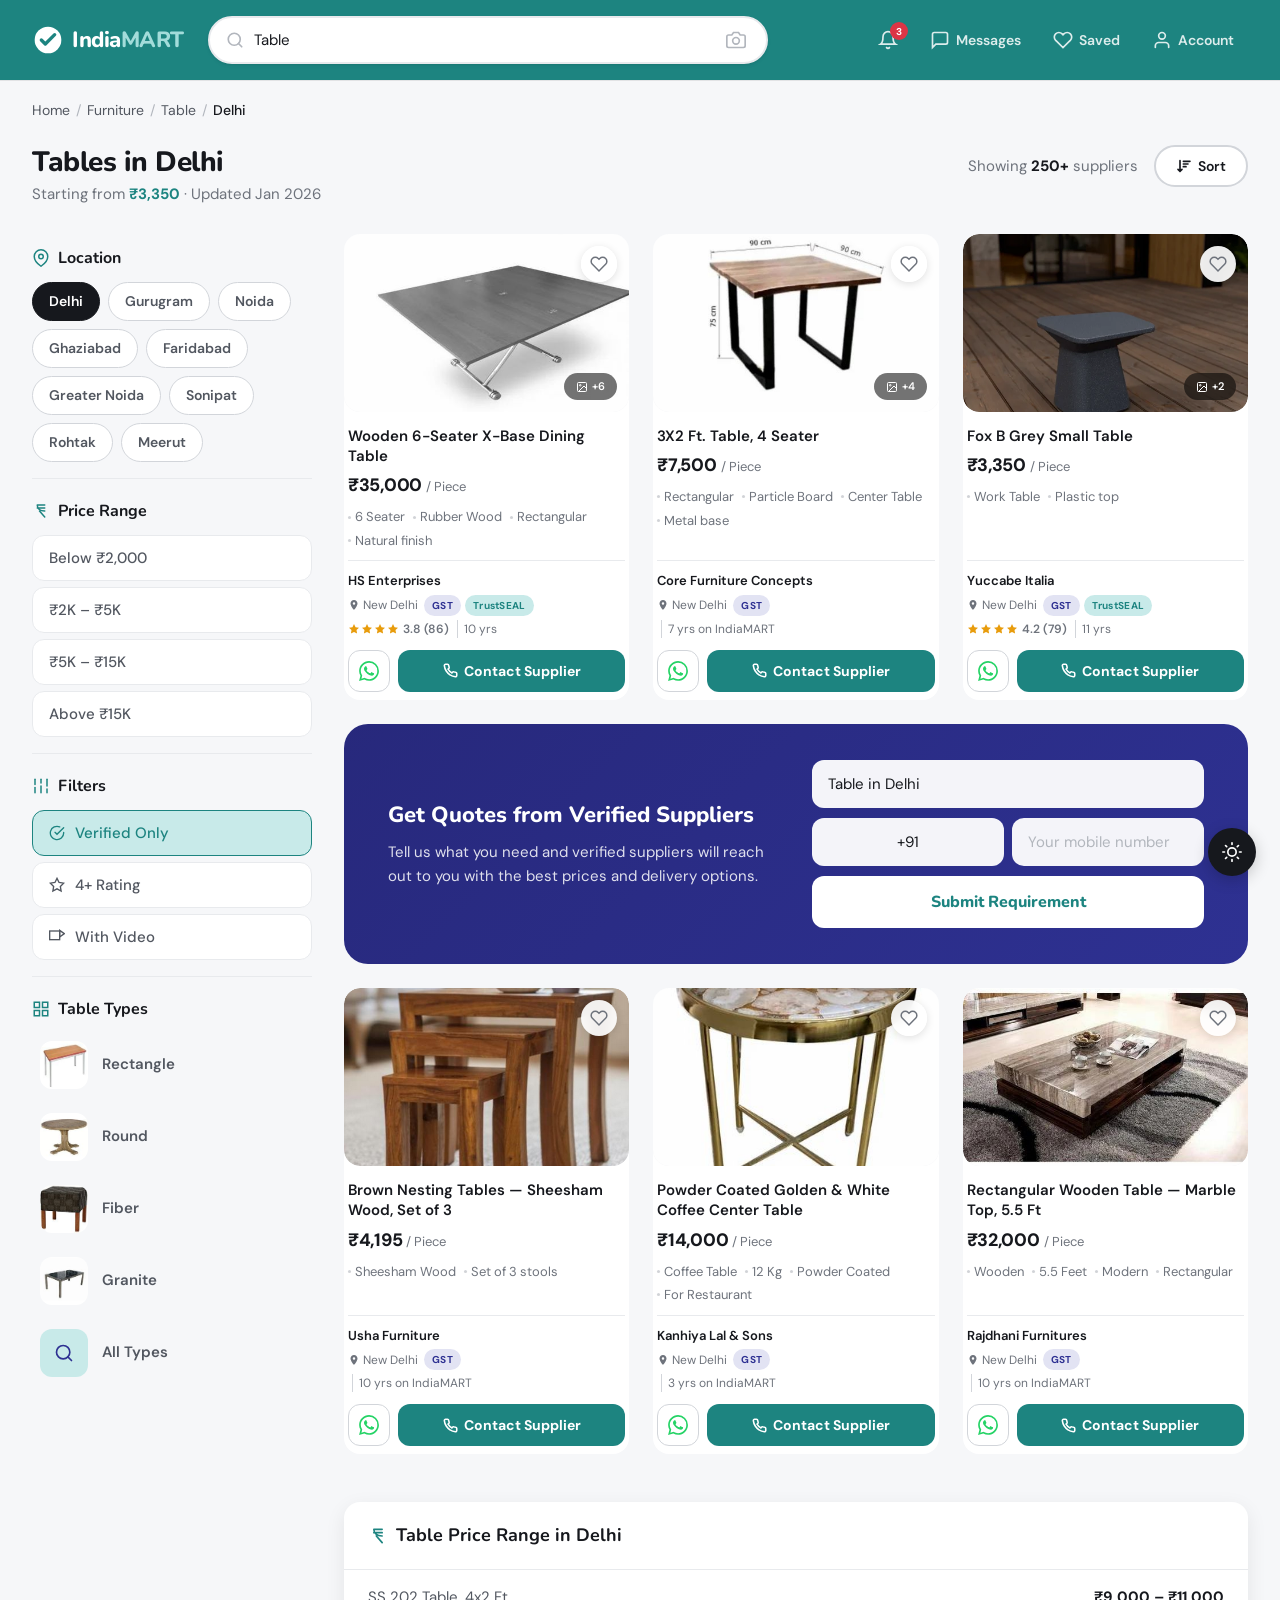
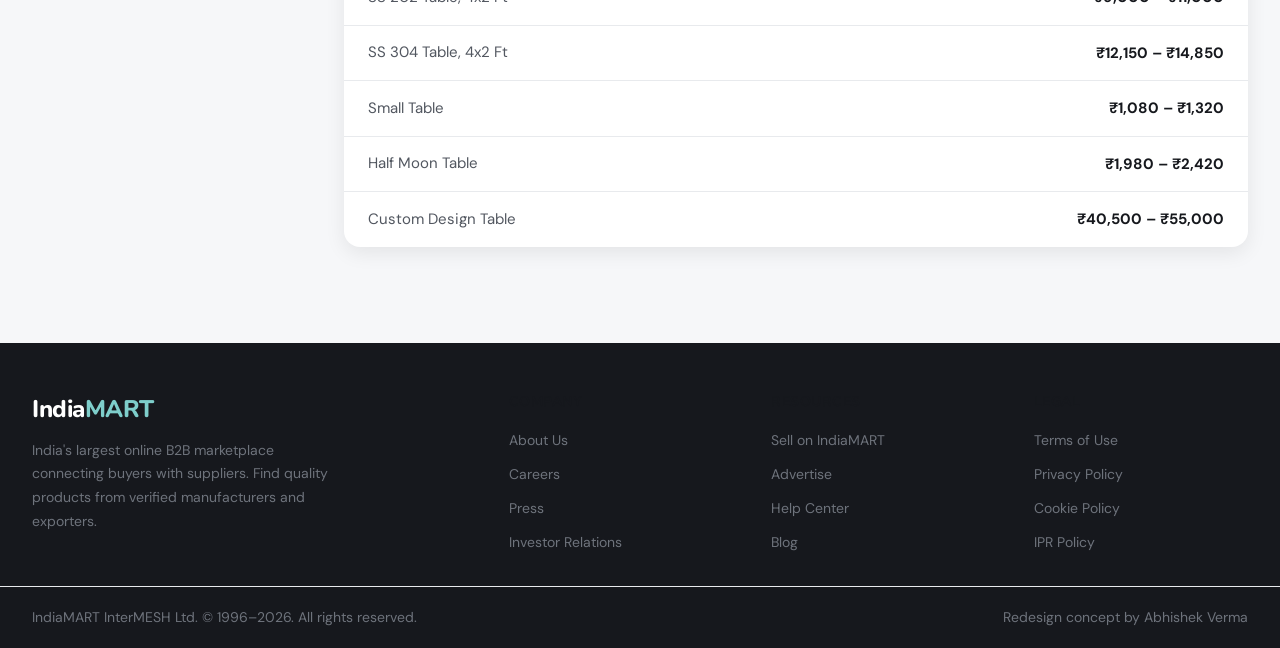
<file: variant-airbnb.html>
<!DOCTYPE html>
<html lang="en">
<head>
<meta charset="UTF-8">
<meta name="viewport" content="width=device-width, initial-scale=1.0">
<title>Table in Delhi — IndiaMART Redesign (Airbnb Style)</title>
<link rel="preconnect" href="https://fonts.googleapis.com">
<link href="https://fonts.googleapis.com/css2?family=Inter:wght@400;500;600;700&display=swap" rel="stylesheet">
<link id="theme-css" rel="stylesheet" href="theme-airbnb.css">
<style>
  :root {
    --primary: #1d8480;
    --primary-light: hsl(178,45%,85%);
    --primary-hover: hsl(178,63%,25%);
    --primary-active: hsl(178,63%,20%);
    --primary-disabled: hsl(178,20%,70%);
    --secondary: #2e3192;
    --secondary-hover: hsl(239,52%,32%);
    --secondary-light: hsl(239,40%,92%);
    --neutral-900: hsl(220,14%,10%);
    --neutral-700: hsl(220,8%,35%);
    --neutral-600: hsl(220,6%,46%);
    --neutral-400: hsl(220,8%,72%);
    --neutral-300: hsl(220,10%,84%);
    --neutral-200: hsl(220,14%,92%);
    --neutral-100: hsl(220,20%,97%);
    --success: #1a9e56;
    --destructive: #dc3545;
    --warning: #e89c0c;
    --info: #2483d4;
    --background: hsl(220,20%,97%);
    --card: #ffffff;
    --border: hsl(220,10%,84%);
    --shadow-depth-1: 0 1px 3px 0 rgba(30,42,58,0.06);
    --shadow-depth-2: 0 4px 12px -2px rgba(30,42,58,0.08);
    --shadow-depth-3: 0 12px 32px -4px rgba(30,42,58,0.12);
    --gold: #e89c0c;
  }

  * { margin: 0; padding: 0; box-sizing: border-box; }

  body {
    font-family: 'Inter', Arial, sans-serif;
    background: var(--background);
    color: var(--neutral-900);
    min-height: 100vh;
    -webkit-font-smoothing: antialiased;
    line-height: 1.5;
    overflow-x: hidden;
  }

  /* ─── DESKTOP TOP NAV ─── */
  .header {
    position: sticky;
    top: 0;
    z-index: 100;
    background: var(--primary);
    box-shadow: var(--shadow-depth-2);
  }

  .header-inner {
    max-width: 1280px;
    margin: 0 auto;
    padding: 0 32px;
    height: 64px;
    display: flex;
    align-items: center;
    gap: 24px;
  }

  .logo {
    display: flex;
    align-items: center;
    gap: 6px;
    flex-shrink: 0;
  }

  .logo svg { height: 24px; }

  .logo-text {
    font-size: 20px;
    font-weight: 700;
    color: #fff;
    letter-spacing: -.3px;
  }

  .logo-text span { color: hsl(178,45%,75%); }

  .search-bar {
    flex: 1;
    max-width: 560px;
    display: flex;
    align-items: center;
    background: #fff;
    border-radius: 8px;
    padding: 0 14px;
    height: 44px;
    gap: 10px;
    transition: box-shadow .2s;
  }

  .search-bar:focus-within {
    box-shadow: 0 0 0 3px rgba(255,255,255,.3);
  }

  .search-bar svg { color: var(--neutral-400); flex-shrink: 0; }

  .search-bar input {
    flex: 1;
    border: none;
    outline: none;
    font-size: 14px;
    font-family: inherit;
    color: var(--neutral-900);
    background: transparent;
  }

  .search-bar input::placeholder { color: var(--neutral-400); }

  .search-bar .cam-btn {
    background: none;
    border: none;
    color: var(--primary);
    cursor: pointer;
    padding: 4px;
    display: flex;
    align-items: center;
  }

  .header-nav {
    display: flex;
    align-items: center;
    gap: 8px;
    margin-left: auto;
    flex-shrink: 0;
  }

  .header-nav-link {
    display: flex;
    align-items: center;
    gap: 6px;
    padding: 8px 14px;
    color: rgba(255,255,255,.85);
    text-decoration: none;
    font-size: 14px;
    font-weight: 500;
    border-radius: 8px;
    transition: all .15s;
    cursor: pointer;
    background: none;
    border: none;
    font-family: inherit;
    position: relative;
  }

  .header-nav-link:hover {
    background: rgba(255,255,255,.12);
    color: #fff;
  }

  .header-nav-link svg { width: 20px; height: 20px; }

  .header-nav-link .badge {
    position: absolute;
    top: 2px;
    right: 4px;
    background: var(--destructive);
    color: #fff;
    font-size: 10px;
    font-weight: 700;
    width: 18px;
    height: 18px;
    border-radius: 50%;
    display: flex;
    align-items: center;
    justify-content: center;
  }

  /* ─── LAYOUT CONTAINER ─── */
  .page-container {
    max-width: 1280px;
    margin: 0 auto;
    padding: 0 32px;
  }

  /* ─── BREADCRUMB ─── */
  .breadcrumb {
    padding: 16px 0 0;
    font-size: 14px;
    color: var(--neutral-600);
    display: flex;
    align-items: center;
    gap: 6px;
  }

  .breadcrumb a {
    color: var(--neutral-700);
    text-decoration: none;
    transition: color .15s;
  }

  .breadcrumb a:hover { color: var(--primary); }

  .breadcrumb .sep { color: var(--neutral-400); }

  .breadcrumb .current {
    color: var(--neutral-900);
    font-weight: 500;
  }

  /* ─── PAGE TITLE ─── */
  .page-title-section {
    padding: 16px 0 24px;
    display: flex;
    align-items: baseline;
    justify-content: space-between;
    flex-wrap: wrap;
    gap: 8px;
  }

  .page-title-section h1 {
    font-size: 24px;
    font-weight: 700;
    letter-spacing: -.3px;
    color: var(--neutral-900);
  }

  .page-title-meta {
    display: flex;
    align-items: center;
    gap: 16px;
  }

  .page-title-section .price-range {
    font-size: 14px;
    color: var(--neutral-600);
  }

  .page-title-section .price-range strong {
    color: var(--primary);
    font-weight: 600;
  }

  .results-count {
    font-size: 14px;
    color: var(--neutral-600);
  }

  .results-count strong {
    color: var(--neutral-900);
    font-weight: 600;
  }

  .sort-btn {
    display: inline-flex;
    align-items: center;
    gap: 6px;
    font-size: 14px;
    font-weight: 500;
    color: var(--primary);
    background: var(--card);
    border: 2px solid var(--primary);
    border-radius: 8px;
    padding: 8px 16px;
    cursor: pointer;
    font-family: inherit;
    transition: all .15s;
  }

  .sort-btn:hover {
    background: var(--primary);
    color: #fff;
  }

  .sort-btn svg { width: 16px; height: 16px; }

  /* ─── SIDEBAR + CONTENT GRID ─── */
  .content-layout {
    display: grid;
    grid-template-columns: 280px 1fr;
    gap: 24px;
    padding-bottom: 48px;
  }

  /* ─── SIDEBAR ─── */
  .sidebar {
    display: flex;
    flex-direction: column;
    gap: 16px;
    position: sticky;
    top: 88px;
    align-self: start;
  }

  .sidebar-card {
    background: var(--card);
    border-radius: 12px;
    border: 1px solid var(--border);
    overflow: hidden;
  }

  .sidebar-card-header {
    padding: 14px 16px;
    font-size: 14px;
    font-weight: 700;
    color: var(--neutral-900);
    border-bottom: 1px solid var(--neutral-200);
    display: flex;
    align-items: center;
    gap: 8px;
  }

  .sidebar-card-header svg {
    width: 18px;
    height: 18px;
    color: var(--primary);
  }

  .sidebar-card-body {
    padding: 12px 16px 16px;
  }

  /* City pills in sidebar */
  .sidebar-city-pills {
    display: flex;
    flex-wrap: wrap;
    gap: 8px;
  }

  .city-pill {
    padding: 6px 14px;
    border-radius: 999px;
    font-size: 13px;
    font-weight: 500;
    border: 1.5px solid var(--border);
    background: #fff;
    color: var(--neutral-700);
    cursor: pointer;
    transition: all .15s;
    white-space: nowrap;
  }

  .city-pill.active {
    background: var(--primary);
    color: #fff;
    border-color: var(--primary);
  }

  .city-pill:not(.active):hover {
    border-color: var(--primary);
    color: var(--primary);
  }

  /* Filter chips in sidebar */
  .sidebar-filters {
    display: flex;
    flex-direction: column;
    gap: 8px;
  }

  .filter-chip {
    display: flex;
    align-items: center;
    gap: 8px;
    padding: 10px 14px;
    border-radius: 8px;
    font-size: 14px;
    font-weight: 500;
    border: 1.5px solid var(--border);
    background: #fff;
    color: var(--neutral-700);
    cursor: pointer;
    transition: all .15s;
    width: 100%;
    text-align: left;
    font-family: inherit;
  }

  .filter-chip:hover, .filter-chip.active {
    border-color: var(--primary);
    color: var(--primary);
    background: var(--primary-light);
  }

  .filter-chip svg { width: 16px; height: 16px; flex-shrink: 0; }

  /* Category chips in sidebar */
  .sidebar-categories {
    display: flex;
    flex-direction: column;
    gap: 10px;
  }

  .category-chip {
    display: flex;
    align-items: center;
    gap: 12px;
    cursor: pointer;
    padding: 6px;
    border-radius: 8px;
    transition: background .15s;
  }

  .category-chip:hover { background: var(--neutral-100); }

  .category-chip .cat-img {
    width: 48px;
    height: 48px;
    border-radius: 50%;
    background: var(--primary-light);
    overflow: hidden;
    border: 2px solid var(--neutral-200);
    transition: border-color .2s;
    flex-shrink: 0;
  }

  .category-chip:hover .cat-img { border-color: var(--primary); }

  .category-chip .cat-img img {
    width: 100%;
    height: 100%;
    object-fit: cover;
  }

  .category-chip .cat-name {
    font-size: 14px;
    font-weight: 500;
    color: var(--neutral-700);
  }

  /* ─── MAIN CONTENT ─── */
  .main-content {
    min-width: 0;
  }

  .content-top-bar {
    display: flex;
    align-items: center;
    justify-content: space-between;
    margin-bottom: 16px;
  }

  /* ─── PRODUCT GRID ─── */
  .product-grid {
    display: grid;
    grid-template-columns: repeat(3, 1fr);
    gap: 16px;
  }

  .product-card {
    display: flex;
    flex-direction: column;
    text-decoration: none;
    color: inherit;
    background: var(--card);
    border-radius: 12px;
    overflow: hidden;
    box-shadow: var(--shadow-depth-1);
    border: 1px solid var(--neutral-200);
    transition: box-shadow .2s, transform .2s;
    cursor: pointer;
  }

  .product-card:hover {
    box-shadow: var(--shadow-depth-2);
    transform: translateY(-2px);
  }

  /* Card image */
  .pc-image {
    position: relative;
    width: 100%;
    aspect-ratio: 4/3;
    overflow: hidden;
    background: var(--neutral-100);
  }

  .pc-image img {
    width: 100%;
    height: 100%;
    object-fit: cover;
    transition: transform .3s;
  }

  .product-card:hover .pc-image img {
    transform: scale(1.04);
  }

  .pc-image .img-count {
    position: absolute;
    bottom: 10px;
    right: 10px;
    background: rgba(0,0,0,.55);
    backdrop-filter: blur(4px);
    color: #fff;
    font-size: 11px;
    font-weight: 600;
    padding: 4px 10px;
    border-radius: 999px;
    display: flex;
    align-items: center;
    gap: 4px;
  }

  .pc-image .img-count svg { width: 12px; height: 12px; }

  .pc-image .wishlist-btn {
    position: absolute;
    top: 10px;
    right: 10px;
    width: 34px;
    height: 34px;
    border-radius: 50%;
    background: rgba(255,255,255,.92);
    backdrop-filter: blur(4px);
    border: none;
    display: flex;
    align-items: center;
    justify-content: center;
    cursor: pointer;
    box-shadow: var(--shadow-depth-1);
    transition: transform .15s;
    z-index: 2;
  }

  .pc-image .wishlist-btn:hover { transform: scale(1.1); }
  .pc-image .wishlist-btn:active { transform: scale(.9); }
  .pc-image .wishlist-btn svg { width: 16px; height: 16px; color: var(--neutral-600); }

  /* Card body */
  .pc-body {
    padding: 16px;
    display: flex;
    flex-direction: column;
    flex: 1;
  }

  .pc-body .pc-name {
    font-size: 14px;
    font-weight: 600;
    color: var(--neutral-900);
    line-height: 1.4;
    margin-bottom: 8px;
    display: -webkit-box;
    -webkit-line-clamp: 2;
    -webkit-box-orient: vertical;
    overflow: hidden;
    text-decoration: none;
  }

  .pc-price-row {
    display: flex;
    align-items: baseline;
    gap: 4px;
    margin-bottom: 10px;
  }

  .pc-price {
    font-size: 18px;
    font-weight: 700;
    color: var(--neutral-900);
    letter-spacing: -.3px;
  }

  .pc-price-unit {
    font-size: 12px;
    color: var(--neutral-600);
    font-weight: 400;
  }

  /* Specs */
  .pc-specs {
    display: flex;
    flex-wrap: wrap;
    gap: 4px 8px;
    margin-bottom: 12px;
  }

  .pc-spec {
    font-size: 12px;
    color: var(--neutral-600);
    display: flex;
    align-items: center;
    gap: 4px;
  }

  .pc-spec .dot {
    width: 4px;
    height: 4px;
    border-radius: 50%;
    background: var(--primary);
    flex-shrink: 0;
    opacity: .6;
  }

  /* Supplier strip */
  .pc-supplier {
    padding-top: 10px;
    border-top: 1px solid var(--neutral-200);
    margin-top: auto;
  }

  .pc-supplier-name {
    font-size: 12px;
    font-weight: 600;
    color: var(--neutral-900);
    white-space: nowrap;
    overflow: hidden;
    text-overflow: ellipsis;
    text-decoration: none;
    display: block;
    position: relative;
    z-index: 2;
  }

  .pc-supplier-name:hover { color: var(--primary); }

  .pc-supplier-meta {
    display: flex;
    align-items: center;
    gap: 6px;
    margin-top: 4px;
    flex-wrap: wrap;
  }

  .pc-supplier-meta .loc {
    font-size: 11px;
    color: var(--neutral-600);
    display: flex;
    align-items: center;
    gap: 2px;
  }

  .pc-supplier-meta .loc svg { width: 12px; height: 12px; }

  .trust-badges {
    display: flex;
    align-items: center;
    gap: 4px;
  }

  .trust-badge {
    font-size: 10px;
    font-weight: 700;
    padding: 2px 6px;
    border-radius: 4px;
    letter-spacing: .3px;
  }

  .trust-badge.gst {
    background: var(--secondary-light);
    color: var(--secondary);
  }

  .trust-badge.trust {
    background: var(--primary-light);
    color: var(--primary);
  }

  .pc-supplier-rating {
    display: flex;
    align-items: center;
    gap: 4px;
    margin-top: 4px;
  }

  .pc-supplier-rating .stars {
    display: flex;
    gap: 1px;
  }

  .pc-supplier-rating .stars svg { width: 11px; height: 11px; color: var(--gold); }

  .pc-supplier-rating .rating-text {
    font-size: 11px;
    color: var(--neutral-600);
    font-weight: 500;
  }

  .pc-supplier-rating .yrs {
    font-size: 11px;
    color: var(--neutral-600);
    margin-left: 4px;
    padding-left: 6px;
    border-left: 1px solid var(--border);
  }

  /* CTA Row */
  .pc-cta-row {
    display: flex;
    gap: 8px;
    margin-top: 12px;
  }

  .pc-cta {
    flex: 1;
    padding: 10px 8px;
    background: var(--primary);
    color: #fff;
    border: none;
    border-radius: 8px;
    font-size: 13px;
    font-weight: 600;
    font-family: inherit;
    cursor: pointer;
    transition: background .15s;
    display: flex;
    align-items: center;
    justify-content: center;
    gap: 6px;
    position: relative;
    z-index: 2;
  }

  .pc-cta:hover { background: var(--primary-hover); }
  .pc-cta svg { width: 15px; height: 15px; }

  .pc-cta-whatsapp {
    width: 40px;
    height: 40px;
    flex-shrink: 0;
    background: #fff;
    color: #25D366;
    border: 1.5px solid var(--neutral-300);
    border-radius: 8px;
    cursor: pointer;
    transition: all .15s;
    display: flex;
    align-items: center;
    justify-content: center;
    padding: 0;
    position: relative;
    z-index: 2;
  }

  .pc-cta-whatsapp:hover { border-color: #25D366; background: #f0faf3; }
  .pc-cta-whatsapp svg { width: 20px; height: 20px; }

  /* ─── QUOTE BANNER (full width in grid) ─── */
  .quote-banner-wrapper {
    grid-column: 1 / -1;
  }

  .quote-banner {
    padding: 32px 40px;
    background: linear-gradient(135deg, var(--secondary-hover) 0%, var(--secondary) 100%);
    border-radius: 12px;
    color: #fff;
    display: grid;
    grid-template-columns: 1fr 1fr;
    gap: 32px;
    align-items: center;
  }

  .quote-banner-text h3 {
    font-size: 20px;
    font-weight: 700;
    margin-bottom: 8px;
  }

  .quote-banner-text p {
    font-size: 14px;
    opacity: .85;
    line-height: 1.5;
  }

  .quote-banner-form {
    display: flex;
    flex-direction: column;
    gap: 8px;
  }

  .quote-banner-form input {
    width: 100%;
    padding: 12px 14px;
    border-radius: 8px;
    border: none;
    font-size: 14px;
    font-family: inherit;
    background: rgba(255,255,255,.95);
    color: var(--neutral-900);
    height: 44px;
  }

  .quote-banner-form input::placeholder { color: var(--neutral-400); }

  .quote-banner .phone-row {
    display: flex;
    gap: 8px;
  }

  .quote-banner .country-code {
    background: rgba(255,255,255,.95);
    border: none;
    border-radius: 8px;
    padding: 12px 10px;
    font-size: 14px;
    font-family: inherit;
    color: var(--neutral-900);
    width: 64px;
    text-align: center;
    height: 44px;
  }

  .quote-banner .phone-row input { flex: 1; }

  .quote-banner .submit-btn {
    width: 100%;
    padding: 12px;
    background: #fff;
    color: var(--primary-active);
    border: none;
    border-radius: 8px;
    font-size: 14px;
    font-weight: 700;
    font-family: inherit;
    cursor: pointer;
    transition: all .15s;
    height: 48px;
  }

  .quote-banner .submit-btn:hover {
    background: var(--neutral-100);
    transform: translateY(-1px);
  }

  /* ─── PRICE TABLE ─── */
  .price-section {
    margin-top: 48px;
    background: var(--card);
    border-radius: 12px;
    overflow: hidden;
    border: 1px solid var(--border);
    box-shadow: var(--shadow-depth-1);
  }

  .price-section-header {
    padding: 16px 24px;
    font-size: 16px;
    font-weight: 700;
    border-bottom: 1px solid var(--neutral-200);
    display: flex;
    align-items: center;
    gap: 8px;
    color: var(--neutral-900);
  }

  .price-section-header svg { color: var(--primary); width: 20px; height: 20px; }

  .price-table {
    width: 100%;
  }

  .price-row {
    display: flex;
    align-items: center;
    justify-content: space-between;
    padding: 14px 24px;
    border-bottom: 1px solid var(--neutral-200);
    font-size: 14px;
    transition: background .1s;
  }

  .price-row:last-child { border-bottom: none; }
  .price-row:hover { background: var(--primary-light); }

  .price-row .item-name {
    flex: 1;
    color: var(--neutral-700);
    line-height: 1.4;
    padding-right: 16px;
  }

  .price-row .item-price {
    font-weight: 600;
    color: var(--neutral-900);
    white-space: nowrap;
  }

  /* ─── FOOTER ─── */
  .footer {
    background: var(--neutral-900);
    color: rgba(255,255,255,.7);
    margin-top: 48px;
  }

  .footer-inner {
    max-width: 1280px;
    margin: 0 auto;
    padding: 48px 32px 32px;
    display: grid;
    grid-template-columns: 2fr 1fr 1fr 1fr;
    gap: 48px;
  }

  .footer-brand .logo-text {
    font-size: 22px;
    margin-bottom: 12px;
  }

  .footer-brand p {
    font-size: 14px;
    line-height: 1.6;
    max-width: 300px;
  }

  .footer-col h4 {
    color: #fff;
    font-size: 14px;
    font-weight: 600;
    margin-bottom: 16px;
    text-transform: uppercase;
    letter-spacing: .5px;
  }

  .footer-col ul {
    list-style: none;
    display: flex;
    flex-direction: column;
    gap: 10px;
  }

  .footer-col ul li a {
    color: rgba(255,255,255,.6);
    text-decoration: none;
    font-size: 14px;
    transition: color .15s;
  }

  .footer-col ul li a:hover { color: #fff; }

  .footer-bottom {
    border-top: 1px solid rgba(255,255,255,.1);
    max-width: 1280px;
    margin: 0 auto;
    padding: 20px 32px;
    display: flex;
    align-items: center;
    justify-content: space-between;
    font-size: 13px;
  }

  .footer-bottom a {
    color: rgba(255,255,255,.5);
    text-decoration: none;
  }

  .footer-bottom a:hover { color: rgba(255,255,255,.8); }

  /* ─── ANIMATIONS ─── */
  @keyframes fadeUp {
    from { opacity: 0; transform: translateY(16px); }
    to { opacity: 1; transform: translateY(0); }
  }

  .product-card {
    animation: fadeUp .4s ease both;
  }

  .product-card:nth-child(1) { animation-delay: .05s; }
  .product-card:nth-child(2) { animation-delay: .1s; }
  .product-card:nth-child(3) { animation-delay: .15s; }
  .product-card:nth-child(4) { animation-delay: .2s; }
  .product-card:nth-child(5) { animation-delay: .25s; }
  .product-card:nth-child(6) { animation-delay: .3s; }
  .product-card:nth-child(7) { animation-delay: .35s; }

  /* ─── MOBILE ELEMENTS (hidden on desktop) ─── */
  .mobile-filter-btn { display: none; }
  .mobile-bottom-nav { display: none; }
  .filter-overlay { display: none; }
  .mobile-hamburger { display: none; }
  .mobile-header-actions { display: none; }
  .sidebar-close { display: none; }
  .mobile-scroll-bar { display: none; }

  /* ─── RESPONSIVE: LARGE DESKTOP → SMALL DESKTOP ─── */
  @media (max-width: 1200px) {
    .product-grid {
      grid-template-columns: repeat(2, 1fr);
    }
    .quote-banner {
      grid-template-columns: 1fr;
      gap: 20px;
    }
    .footer-inner {
      grid-template-columns: 1fr 1fr;
      gap: 32px;
    }
  }

  @media (max-width: 1024px) {
    .content-layout {
      grid-template-columns: 240px 1fr;
      gap: 16px;
    }
    .page-container {
      padding: 0 24px;
    }
    .header-inner {
      padding: 0 24px;
    }
  }

  /* ─── RESPONSIVE: TABLET (≤ 860px) ─── */
  @media (max-width: 860px) {
    .header-nav-link span:not(.badge) {
      display: none;
    }
    .header-nav-link {
      padding: 8px;
    }
    .header-nav {
      gap: 4px;
    }
    .content-layout {
      grid-template-columns: 1fr;
      gap: 0;
    }
    .sidebar {
      display: none;
      position: fixed;
      top: 0;
      left: 0;
      width: 320px;
      max-width: 85vw;
      height: 100vh;
      max-height: 100vh;
      z-index: 200;
      background: var(--background);
      padding: 16px;
      overflow-y: auto;
      box-shadow: var(--shadow-depth-3);
      animation: slideInLeft .25s ease;
    }
    .sidebar.open { display: flex; }
    @keyframes slideInLeft {
      from { transform: translateX(-100%); opacity: 0; }
      to { transform: translateX(0); opacity: 1; }
    }
    .filter-overlay {
      display: none;
      position: fixed;
      inset: 0;
      background: rgba(0,0,0,.4);
      z-index: 199;
      backdrop-filter: blur(2px);
    }
    .filter-overlay.open { display: block; }
    .mobile-filter-btn {
      display: inline-flex;
      align-items: center;
      gap: 6px;
      padding: 10px 18px;
      background: var(--card);
      border: 1.5px solid var(--primary);
      border-radius: 8px;
      font-size: 14px;
      font-weight: 600;
      color: var(--primary);
      cursor: pointer;
      font-family: inherit;
      transition: all .15s;
    }
    .mobile-filter-btn:hover {
      background: var(--primary);
      color: #fff;
    }
    .mobile-filter-btn svg { width: 16px; height: 16px; }
    .content-top-bar {
      flex-wrap: wrap;
      gap: 8px;
    }
    .product-grid {
      grid-template-columns: repeat(2, 1fr);
      gap: 12px;
    }
    .page-title-section {
      flex-direction: column;
      gap: 8px;
    }
    .page-title-meta {
      width: 100%;
      justify-content: space-between;
    }
    .footer-inner {
      grid-template-columns: 1fr 1fr;
      gap: 24px;
      padding: 32px 24px 24px;
    }
  }

  /* ─── RESPONSIVE: MOBILE (≤ 600px) ─── */
  @media (max-width: 600px) {
    .page-container { padding: 0 16px; }
    .header-inner {
      padding: 0 10px;
      height: 52px;
      gap: 8px;
    }
    .logo { gap: 4px; }
    .logo svg { height: 20px; width: 20px; }
    .logo-text { font-size: 15px; letter-spacing: -.2px; }
    .search-bar {
      height: 38px;
      padding: 0 10px;
      border-radius: 8px;
      min-width: 0;
      flex: 1;
    }
    .search-bar input { font-size: 13px; }
    .search-bar .cam-btn { padding: 2px; }
    .search-bar .cam-btn svg { width: 18px; height: 18px; }
    .header-nav { display: none; }

    /* Mobile header icons */
    .mobile-header-actions {
      display: flex;
      align-items: center;
      gap: 4px;
      flex-shrink: 0;
    }
    .mobile-header-actions button {
      background: none;
      border: none;
      color: rgba(255,255,255,.85);
      cursor: pointer;
      padding: 6px;
      display: flex;
      align-items: center;
      justify-content: center;
      border-radius: 8px;
      transition: background .15s;
      position: relative;
    }
    .mobile-header-actions button:hover { background: rgba(255,255,255,.12); }
    .mobile-header-actions svg { width: 22px; height: 22px; }
    .mobile-header-actions .badge {
      position: absolute;
      top: 0; right: 0;
      background: var(--destructive);
      color: #fff;
      font-size: 9px;
      font-weight: 700;
      width: 16px; height: 16px;
      border-radius: 50%;
      display: flex;
      align-items: center;
      justify-content: center;
    }

    /* Horizontal scroll bars below header */
    .mobile-scroll-bar {
      display: block;
      background: var(--card);
      border-bottom: 1px solid var(--neutral-200);
      overflow: hidden;
    }
    .mobile-scroll-bar.sticky-scroll {
      position: sticky;
      top: 56px;
      z-index: 90;
    }
    .mobile-scroll-inner {
      display: flex;
      gap: 8px;
      padding: 10px 16px;
      overflow-x: auto;
      -webkit-overflow-scrolling: touch;
      scrollbar-width: none;
    }
    .mobile-scroll-inner::-webkit-scrollbar { display: none; }
    .mobile-scroll-inner .city-pill,
    .mobile-scroll-inner .filter-chip {
      flex-shrink: 0;
      white-space: nowrap;
    }
    .mobile-scroll-inner .filter-chip {
      display: inline-flex;
      width: auto;
      padding: 8px 14px;
      font-size: 13px;
    }

    /* Breadcrumb */
    .breadcrumb {
      font-size: 12px;
      padding: 12px 0 0;
      overflow-x: auto;
      white-space: nowrap;
      -webkit-overflow-scrolling: touch;
    }
    .page-title-section h1 { font-size: 20px; }
    .page-title-section { padding: 12px 0 16px; }

    /* ─── FULL-WIDTH PRODUCT CARDS ─── */
    .product-grid {
      grid-template-columns: 1fr;
      gap: 12px;
    }
    .product-card {
      display: grid;
      grid-template-columns: 130px 1fr;
    }
    .pc-image {
      aspect-ratio: auto;
      border-radius: 12px 0 0 12px;
      height: 100%;
    }
    .pc-image img { border-radius: 12px 0 0 12px; }
    .pc-image .wishlist-btn { display: none; }
    .pc-image .img-count {
      bottom: 6px; right: 6px;
      font-size: 10px;
      padding: 3px 7px;
    }
    .pc-body { padding: 12px 14px; position: relative; }
    .pc-name { font-size: 14px !important; }
    .pc-price { font-size: 16px; }
    .pc-price-unit { font-size: 11px; }
    .pc-price-row { margin-bottom: 6px; }
    .pc-specs {
      display: flex;
      flex-wrap: wrap;
      gap: 2px 6px;
      margin-bottom: 8px;
    }
    .pc-spec { font-size: 11px; }
    .pc-supplier { padding-top: 8px; }
    .pc-supplier-name { font-size: 12px; }
    .pc-supplier-meta .loc { font-size: 10px; }
    .pc-supplier-rating .stars svg { width: 10px; height: 10px; }
    .pc-supplier-rating .rating-text { font-size: 10px; }
    .pc-cta-row {
      flex-direction: row;
      gap: 6px;
      margin-top: 8px;
    }
    .pc-cta { padding: 8px 10px; font-size: 12px; border-radius: 8px; }
    .pc-cta svg { width: 13px; height: 13px; }
    .pc-cta-whatsapp {
      width: 36px; height: 36px;
      flex-shrink: 0;
      border-radius: 8px;
    }
    .pc-cta-whatsapp svg { width: 18px; height: 18px; }

    /* Quote banner */
    .quote-banner-wrapper .quote-banner {
      padding: 20px 16px;
      grid-template-columns: 1fr;
      gap: 16px;
    }
    .quote-banner-wrapper .product-card { display: flex; flex-direction: column; }
    .quote-banner-text h3 { font-size: 16px; }
    .quote-banner-text p { font-size: 13px; }
    .quote-banner-form input, .quote-banner .country-code { height: 40px; font-size: 13px; }
    .quote-banner .submit-btn { height: 44px; font-size: 13px; }

    /* Price & footer */
    .price-section { margin-top: 24px; }
    .price-section-header { padding: 14px 16px; font-size: 14px; }
    .price-row { padding: 12px 16px; font-size: 13px; }
    .footer-inner {
      grid-template-columns: 1fr;
      gap: 24px;
      padding: 32px 16px 24px;
    }
    .footer-brand p { max-width: none; }
    .footer-bottom {
      flex-direction: column;
      gap: 8px;
      text-align: center;
      padding: 16px;
      font-size: 12px;
    }

    /* Mobile bottom nav */
    .mobile-bottom-nav {
      display: flex;
      position: fixed;
      bottom: 0; left: 0; right: 0;
      background: var(--card);
      border-top: 1px solid var(--neutral-200);
      z-index: 100;
      padding: 6px 0;
      padding-bottom: max(6px, env(safe-area-inset-bottom));
      box-shadow: 0 -2px 10px rgba(0,0,0,.06);
      justify-content: space-around;
      align-items: center;
    }
    .mobile-bottom-nav .nav-item {
      display: flex;
      flex-direction: column;
      align-items: center;
      gap: 2px;
      padding: 4px 12px;
      color: var(--neutral-600);
      text-decoration: none;
      font-size: 10px;
      font-weight: 500;
      cursor: pointer;
      background: none;
      border: none;
      font-family: inherit;
      transition: color .15s;
    }
    .mobile-bottom-nav .nav-item.active { color: var(--primary); }
    .mobile-bottom-nav .nav-item svg { width: 22px; height: 22px; }
    .mobile-bottom-nav .nav-item.post-btn {
      position: relative;
      top: -12px;
      background: var(--primary);
      color: #fff;
      width: 48px; height: 48px;
      border-radius: 50%;
      padding: 0;
      box-shadow: 0 4px 14px rgba(29,132,128,.35);
      justify-content: center;
      font-size: 0;
    }
    .mobile-bottom-nav .nav-item.post-btn svg { width: 24px; height: 24px; }
    .footer { padding-bottom: 72px; }

    /* Sidebar fullscreen on mobile */
    .sidebar {
      width: 100%;
      max-width: 100vw;
      border-radius: 0;
    }
    .sidebar-close {
      display: flex;
      align-items: center;
      justify-content: space-between;
      padding: 0 0 16px;
      border-bottom: 1px solid var(--neutral-200);
      margin-bottom: 8px;
    }
    .sidebar-close-title { font-size: 18px; font-weight: 700; color: var(--neutral-900); }
    .sidebar-close-btn {
      background: none; border: none; padding: 8px;
      cursor: pointer; color: var(--neutral-600);
      display: flex; align-items: center;
      border-radius: 8px; transition: background .15s;
    }
    .sidebar-close-btn:hover { background: var(--neutral-200); }
    .sidebar-close-btn svg { width: 22px; height: 22px; }
  }

  /* ─── SCROLLBAR ─── */
  .sidebar::-webkit-scrollbar {
    width: 4px;
  }
  .sidebar::-webkit-scrollbar-track {
    background: transparent;
  }
  .sidebar::-webkit-scrollbar-thumb {
    background: var(--neutral-300);
    border-radius: 4px;
  }
</style>
</head>
<body>

<!-- ═══ HEADER ═══ -->
<header class="header">
  <div class="header-inner">
    <div class="logo">
      <svg viewBox="0 0 24 24" fill="none"><circle cx="12" cy="12" r="10" fill="#fff"/><path d="M7 12l3 3 7-7" stroke="#1d8480" stroke-width="2.5" stroke-linecap="round" stroke-linejoin="round"/></svg>
      <span class="logo-text">India<span>MART</span></span>
    </div>
    <div class="search-bar">
      <svg width="18" height="18" viewBox="0 0 24 24" fill="none" stroke="currentColor" stroke-width="2.2" stroke-linecap="round"><circle cx="11" cy="11" r="8"/><path d="M21 21l-4.35-4.35"/></svg>
      <input type="text" placeholder="Search for tables, furniture, electronics..." value="Table">
      <button class="cam-btn" aria-label="Search by image">
        <svg width="20" height="20" viewBox="0 0 24 24" fill="none" stroke="currentColor" stroke-width="2" stroke-linecap="round"><path d="M23 19a2 2 0 01-2 2H3a2 2 0 01-2-2V8a2 2 0 012-2h4l2-3h6l2 3h4a2 2 0 012 2z"/><circle cx="12" cy="13" r="4"/></svg>
      </button>
    </div>
    <nav class="header-nav">
      <button class="header-nav-link" aria-label="Notifications">
        <svg viewBox="0 0 24 24" fill="none" stroke="currentColor" stroke-width="2" stroke-linecap="round"><path d="M18 8A6 6 0 006 8c0 7-3 9-3 9h18s-3-2-3-9"/><path d="M13.73 21a2 2 0 01-3.46 0"/></svg>
        <span class="badge">3</span>
      </button>
      <button class="header-nav-link">
        <svg viewBox="0 0 24 24" fill="none" stroke="currentColor" stroke-width="2" stroke-linecap="round"><path d="M21 15a2 2 0 01-2 2H7l-4 4V5a2 2 0 012-2h14a2 2 0 012 2z"/></svg>
        Messages
      </button>
      <button class="header-nav-link">
        <svg viewBox="0 0 24 24" fill="none" stroke="currentColor" stroke-width="2" stroke-linecap="round"><path d="M20.84 4.61a5.5 5.5 0 00-7.78 0L12 5.67l-1.06-1.06a5.5 5.5 0 00-7.78 7.78l1.06 1.06L12 21.23l7.78-7.78 1.06-1.06a5.5 5.5 0 000-7.78z"/></svg>
        Saved
      </button>
      <button class="header-nav-link">
        <svg viewBox="0 0 24 24" fill="none" stroke="currentColor" stroke-width="2" stroke-linecap="round"><path d="M20 21v-2a4 4 0 00-4-4H8a4 4 0 00-4 4v2"/><circle cx="12" cy="7" r="4"/></svg>
        Account
      </button>
    </nav>
    <!-- Mobile header icons (visible ≤600px) -->
    <div class="mobile-header-actions">
      <button aria-label="Notifications">
        <svg viewBox="0 0 24 24" fill="none" stroke="currentColor" stroke-width="2" stroke-linecap="round"><path d="M18 8A6 6 0 006 8c0 7-3 9-3 9h18s-3-2-3-9"/><path d="M13.73 21a2 2 0 01-3.46 0"/></svg>
        <span class="badge">3</span>
      </button>
      <button aria-label="Account">
        <svg viewBox="0 0 24 24" fill="none" stroke="currentColor" stroke-width="2" stroke-linecap="round"><path d="M20 21v-2a4 4 0 00-4-4H8a4 4 0 00-4 4v2"/><circle cx="12" cy="7" r="4"/></svg>
      </button>
    </div>
  </div>
</header>

<!-- Mobile horizontal scroll: City pills -->
<div class="mobile-scroll-bar">
  <div class="mobile-scroll-inner">
    <span class="city-pill active">Delhi</span>
    <span class="city-pill">Gurugram</span>
    <span class="city-pill">Noida</span>
    <span class="city-pill">Ghaziabad</span>
    <span class="city-pill">Faridabad</span>
    <span class="city-pill">Greater Noida</span>
    <span class="city-pill">Sonipat</span>
    <span class="city-pill">Rohtak</span>
    <span class="city-pill">Meerut</span>
  </div>
</div>

<!-- Mobile horizontal scroll: Filter chips (sticky) -->
<div class="mobile-scroll-bar sticky-scroll">
  <div class="mobile-scroll-inner">
    <button class="filter-chip" onclick="openSidebar()">
      <svg width="14" height="14" viewBox="0 0 24 24" fill="none" stroke="currentColor" stroke-width="2" stroke-linecap="round"><line x1="4" y1="21" x2="4" y2="14"/><line x1="4" y1="10" x2="4" y2="3"/><line x1="12" y1="21" x2="12" y2="12"/><line x1="12" y1="8" x2="12" y2="3"/><line x1="20" y1="21" x2="20" y2="16"/><line x1="20" y1="12" x2="20" y2="3"/></svg>
      Filters
    </button>
    <button class="filter-chip">Below &#8377;2,000</button>
    <button class="filter-chip">&#8377;2K &ndash; &#8377;5K</button>
    <button class="filter-chip">&#8377;5K &ndash; &#8377;15K</button>
    <button class="filter-chip">Above &#8377;15K</button>
    <button class="filter-chip active">
      <svg width="14" height="14" viewBox="0 0 24 24" fill="none" stroke="currentColor" stroke-width="2" stroke-linecap="round"><path d="M22 11.08V12a10 10 0 11-5.93-9.14"/><polyline points="22 4 12 14.01 9 11.01"/></svg>
      Verified Only
    </button>
  </div>
</div>

<div class="page-container">

  <!-- ═══ BREADCRUMB ═══ -->
  <nav class="breadcrumb">
    <a href="#">Home</a> <span class="sep">/</span>
    <a href="#">Furniture</a> <span class="sep">/</span>
    <a href="#">Table</a> <span class="sep">/</span>
    <span class="current">Delhi</span>
  </nav>

  <!-- ═══ TITLE ═══ -->
  <div class="page-title-section">
    <div>
      <h1>Tables in Delhi</h1>
      <p class="price-range">Starting from <strong>&#8377;3,350</strong> &middot; Updated Jan 2026</p>
    </div>
    <div class="page-title-meta">
      <span class="results-count">Showing <strong>250+</strong> suppliers</span>
      <button class="sort-btn">
        <svg viewBox="0 0 24 24" fill="none" stroke="currentColor" stroke-width="2.5" stroke-linecap="round"><path d="M11 5h10M11 9h7M11 13h4M3 17l3 3 3-3M6 18V4"/></svg>
        Sort
      </button>
    </div>
  </div>

  <!-- ═══ SIDEBAR + CONTENT ═══ -->
  <div class="content-layout">

    <!-- Filter Overlay (mobile) -->
    <div class="filter-overlay" id="filterOverlay" onclick="closeSidebar()"></div>

    <!-- SIDEBAR -->
    <aside class="sidebar" id="sidebar">
      <!-- Close button (visible on mobile only) -->
      <div class="sidebar-close">
        <span class="sidebar-close-title">Filters</span>
        <button class="sidebar-close-btn" onclick="closeSidebar()" aria-label="Close filters">
          <svg viewBox="0 0 24 24" fill="none" stroke="currentColor" stroke-width="2.5" stroke-linecap="round"><path d="M18 6L6 18M6 6l12 12"/></svg>
        </button>
      </div>

      <!-- Location Filter -->
      <div class="sidebar-card">
        <div class="sidebar-card-header">
          <svg viewBox="0 0 24 24" fill="none" stroke="currentColor" stroke-width="2" stroke-linecap="round"><path d="M21 10c0 7-9 13-9 13s-9-6-9-13a9 9 0 0118 0z"/><circle cx="12" cy="10" r="3"/></svg>
          Location
        </div>
        <div class="sidebar-card-body">
          <div class="sidebar-city-pills">
            <span class="city-pill active">Delhi</span>
            <span class="city-pill">Gurugram</span>
            <span class="city-pill">Noida</span>
            <span class="city-pill">Ghaziabad</span>
            <span class="city-pill">Faridabad</span>
            <span class="city-pill">Greater Noida</span>
            <span class="city-pill">Sonipat</span>
            <span class="city-pill">Rohtak</span>
            <span class="city-pill">Meerut</span>
          </div>
        </div>
      </div>

      <!-- Price Filter -->
      <div class="sidebar-card">
        <div class="sidebar-card-header">
          <svg viewBox="0 0 24 24" fill="none" stroke="currentColor" stroke-width="2" stroke-linecap="round"><path d="M7 4h10M7 8h10M7 4c0 4 3 8 10 8M17 20L10 12" stroke-linejoin="round"/></svg>
          Price Range
        </div>
        <div class="sidebar-card-body">
          <div class="sidebar-filters">
            <button class="filter-chip">Below &#8377;2,000</button>
            <button class="filter-chip">&#8377;2K &ndash; &#8377;5K</button>
            <button class="filter-chip">&#8377;5K &ndash; &#8377;15K</button>
            <button class="filter-chip">Above &#8377;15K</button>
          </div>
        </div>
      </div>

      <!-- Filters -->
      <div class="sidebar-card">
        <div class="sidebar-card-header">
          <svg viewBox="0 0 24 24" fill="none" stroke="currentColor" stroke-width="2" stroke-linecap="round"><line x1="4" y1="21" x2="4" y2="14"/><line x1="4" y1="10" x2="4" y2="3"/><line x1="12" y1="21" x2="12" y2="12"/><line x1="12" y1="8" x2="12" y2="3"/><line x1="20" y1="21" x2="20" y2="16"/><line x1="20" y1="12" x2="20" y2="3"/></svg>
          Filters
        </div>
        <div class="sidebar-card-body">
          <div class="sidebar-filters">
            <button class="filter-chip active">
              <svg viewBox="0 0 24 24" fill="none" stroke="currentColor" stroke-width="2" stroke-linecap="round"><path d="M22 11.08V12a10 10 0 11-5.93-9.14"/><polyline points="22 4 12 14.01 9 11.01"/></svg>
              Verified Only
            </button>
            <button class="filter-chip">
              <svg viewBox="0 0 24 24" fill="none" stroke="currentColor" stroke-width="2" stroke-linecap="round"><path d="M12 2l3.09 6.26L22 9.27l-5 4.87 1.18 6.88L12 17.77l-6.18 3.25L7 14.14 2 9.27l6.91-1.01L12 2z"/></svg>
              4+ Rating
            </button>
            <button class="filter-chip">
              <svg viewBox="0 0 24 24" fill="none" stroke="currentColor" stroke-width="2" stroke-linecap="round"><rect x="1" y="3" width="15" height="13"/><polygon points="23 7 16 12 16 2 23 7"/></svg>
              With Video
            </button>
          </div>
        </div>
      </div>

      <!-- Categories -->
      <div class="sidebar-card">
        <div class="sidebar-card-header">
          <svg viewBox="0 0 24 24" fill="none" stroke="currentColor" stroke-width="2" stroke-linecap="round"><rect x="3" y="3" width="7" height="7"/><rect x="14" y="3" width="7" height="7"/><rect x="3" y="14" width="7" height="7"/><rect x="14" y="14" width="7" height="7"/></svg>
          Table Types
        </div>
        <div class="sidebar-card-body">
          <div class="sidebar-categories">
            <div class="category-chip">
              <div class="cat-img"><img src="images/enviro-early-years-rectangle-tables-125x125.jpg" alt="Rectangle Table"></div>
              <span class="cat-name">Rectangle</span>
            </div>
            <div class="category-chip">
              <div class="cat-img"><img src="images/round-table-125x125.jpg" alt="Round Table"></div>
              <span class="cat-name">Round</span>
            </div>
            <div class="category-chip">
              <div class="cat-img"><img src="images/fiber-table-125x125.jpg" alt="Fiber Table"></div>
              <span class="cat-name">Fiber</span>
            </div>
            <div class="category-chip">
              <div class="cat-img"><img src="images/granite-table-125x125.jpg" alt="Granite Table"></div>
              <span class="cat-name">Granite</span>
            </div>
            <div class="category-chip">
              <div class="cat-img" style="background:var(--secondary-light);display:flex;align-items:center;justify-content:center">
                <svg width="20" height="20" viewBox="0 0 24 24" fill="none" stroke="var(--secondary)" stroke-width="2" stroke-linecap="round"><circle cx="11" cy="11" r="8"/><path d="M21 21l-4.35-4.35"/></svg>
              </div>
              <span class="cat-name">All Types</span>
            </div>
          </div>
        </div>
      </div>

    </aside>

    <!-- MAIN CONTENT -->
    <main class="main-content">

      <div class="product-grid">

        <!-- Card 1 -->
        <div class="product-card">
          <div class="pc-image">
            <img src="images/x-base-dining-table-500x500.jpg" alt="Wooden 6-Seater X-Base Dining Table">
            <span class="img-count">
              <svg viewBox="0 0 24 24" fill="none" stroke="currentColor" stroke-width="2"><rect x="3" y="3" width="18" height="18" rx="2"/><circle cx="8.5" cy="8.5" r="1.5"/><path d="M21 15l-5-5L5 21"/></svg>
              +6
            </span>
            <button class="wishlist-btn"><svg viewBox="0 0 24 24" fill="none" stroke="currentColor" stroke-width="2" stroke-linecap="round"><path d="M20.84 4.61a5.5 5.5 0 00-7.78 0L12 5.67l-1.06-1.06a5.5 5.5 0 00-7.78 7.78l1.06 1.06L12 21.23l7.78-7.78 1.06-1.06a5.5 5.5 0 000-7.78z"/></svg></button>
          </div>
          <div class="pc-body">
            <a href="product-detail.html" class="pc-name">Wooden 6-Seater X-Base Dining Table</a>
            <div class="pc-price-row">
              <span class="pc-price">&#8377;35,000</span>
              <span class="pc-price-unit">/ Piece</span>
            </div>
            <div class="pc-specs">
              <span class="pc-spec"><span class="dot"></span>6 Seater</span>
              <span class="pc-spec"><span class="dot"></span>Rubber Wood</span>
              <span class="pc-spec"><span class="dot"></span>Rectangular</span>
              <span class="pc-spec"><span class="dot"></span>Natural finish</span>
            </div>
            <div class="pc-supplier">
              <a href="supplier-profile.html" class="pc-supplier-name">HS Enterprises</a>
              <div class="pc-supplier-meta">
                <span class="loc">
                  <svg viewBox="0 0 24 24" fill="currentColor"><path d="M12 2C8.13 2 5 5.13 5 9c0 5.25 7 13 7 13s7-7.75 7-13c0-3.87-3.13-7-7-7zm0 9.5a2.5 2.5 0 010-5 2.5 2.5 0 010 5z"/></svg>
                  New Delhi
                </span>
                <span class="trust-badges">
                  <span class="trust-badge gst">GST</span>
                  <span class="trust-badge trust">TrustSEAL</span>
                </span>
              </div>
              <div class="pc-supplier-rating">
                <span class="stars">
                  <svg viewBox="0 0 24 24" fill="currentColor"><path d="M12 2l3.09 6.26L22 9.27l-5 4.87 1.18 6.88L12 17.77l-6.18 3.25L7 14.14 2 9.27l6.91-1.01L12 2z"/></svg>
                  <svg viewBox="0 0 24 24" fill="currentColor"><path d="M12 2l3.09 6.26L22 9.27l-5 4.87 1.18 6.88L12 17.77l-6.18 3.25L7 14.14 2 9.27l6.91-1.01L12 2z"/></svg>
                  <svg viewBox="0 0 24 24" fill="currentColor"><path d="M12 2l3.09 6.26L22 9.27l-5 4.87 1.18 6.88L12 17.77l-6.18 3.25L7 14.14 2 9.27l6.91-1.01L12 2z"/></svg>
                  <svg viewBox="0 0 24 24" fill="currentColor"><path d="M12 2l3.09 6.26L22 9.27l-5 4.87 1.18 6.88L12 17.77l-6.18 3.25L7 14.14 2 9.27l6.91-1.01L12 2z"/></svg>
                </span>
                <span class="rating-text">3.8 (86)</span>
                <span class="yrs">10 yrs</span>
              </div>
            </div>
            <div class="pc-cta-row">
              <button class="pc-cta-whatsapp" aria-label="WhatsApp">
                <svg viewBox="0 0 24 24" fill="currentColor"><path d="M17.472 14.382c-.297-.149-1.758-.867-2.03-.967-.273-.099-.471-.148-.67.15-.197.297-.767.966-.94 1.164-.173.199-.347.223-.644.075-.297-.15-1.255-.463-2.39-1.475-.883-.788-1.48-1.761-1.653-2.059-.173-.297-.018-.458.13-.606.134-.133.298-.347.446-.52.149-.174.198-.298.298-.497.099-.198.05-.371-.025-.52-.075-.149-.669-1.612-.916-2.207-.242-.579-.487-.5-.669-.51-.173-.008-.371-.01-.57-.01-.198 0-.52.074-.792.372-.272.297-1.04 1.016-1.04 2.479 0 1.462 1.065 2.875 1.213 3.074.149.198 2.096 3.2 5.077 4.487.709.306 1.262.489 1.694.625.712.227 1.36.195 1.871.118.571-.085 1.758-.719 2.006-1.413.248-.694.248-1.289.173-1.413-.074-.124-.272-.198-.57-.347m-5.421 7.403h-.004a9.87 9.87 0 01-5.031-1.378l-.361-.214-3.741.982.998-3.648-.235-.374a9.86 9.86 0 01-1.51-5.26c.001-5.45 4.436-9.884 9.888-9.884 2.64 0 5.122 1.03 6.988 2.898a9.825 9.825 0 012.893 6.994c-.003 5.45-4.437 9.884-9.885 9.884m8.413-18.297A11.815 11.815 0 0012.05 0C5.495 0 .16 5.335.157 11.892c0 2.096.547 4.142 1.588 5.945L.057 24l6.305-1.654a11.882 11.882 0 005.683 1.448h.005c6.554 0 11.89-5.335 11.893-11.893a11.821 11.821 0 00-3.48-8.413z"/></svg>
              </button>
              <button class="pc-cta">
                <svg viewBox="0 0 24 24" fill="none" stroke="currentColor" stroke-width="2.5" stroke-linecap="round"><path d="M22 16.92v3a2 2 0 01-2.18 2 19.79 19.79 0 01-8.63-3.07 19.5 19.5 0 01-6-6 19.79 19.79 0 01-3.07-8.67A2 2 0 014.11 2h3a2 2 0 012 1.72c.127.96.361 1.903.7 2.81a2 2 0 01-.45 2.11L8.09 9.91a16 16 0 006 6l1.27-1.27a2 2 0 012.11-.45c.907.339 1.85.573 2.81.7A2 2 0 0122 16.92z"/></svg>
                Contact Supplier
              </button>
            </div>
          </div>
        </div>

        <!-- Card 2 -->
        <div class="product-card">
          <div class="pc-image">
            <img src="images/3x2-ft-table-500x500.jpg" alt="3X2 Ft Table, 4 Seater">
            <span class="img-count">
              <svg viewBox="0 0 24 24" fill="none" stroke="currentColor" stroke-width="2"><rect x="3" y="3" width="18" height="18" rx="2"/><circle cx="8.5" cy="8.5" r="1.5"/><path d="M21 15l-5-5L5 21"/></svg>
              +4
            </span>
            <button class="wishlist-btn"><svg viewBox="0 0 24 24" fill="none" stroke="currentColor" stroke-width="2" stroke-linecap="round"><path d="M20.84 4.61a5.5 5.5 0 00-7.78 0L12 5.67l-1.06-1.06a5.5 5.5 0 00-7.78 7.78l1.06 1.06L12 21.23l7.78-7.78 1.06-1.06a5.5 5.5 0 000-7.78z"/></svg></button>
          </div>
          <div class="pc-body">
            <div class="pc-name">3X2 Ft. Table, 4 Seater</div>
            <div class="pc-price-row">
              <span class="pc-price">&#8377;7,500</span>
              <span class="pc-price-unit">/ Piece</span>
            </div>
            <div class="pc-specs">
              <span class="pc-spec"><span class="dot"></span>Rectangular</span>
              <span class="pc-spec"><span class="dot"></span>Particle Board</span>
              <span class="pc-spec"><span class="dot"></span>Center Table</span>
              <span class="pc-spec"><span class="dot"></span>Metal base</span>
            </div>
            <div class="pc-supplier">
              <div class="pc-supplier-name">Core Furniture Concepts</div>
              <div class="pc-supplier-meta">
                <span class="loc">
                  <svg viewBox="0 0 24 24" fill="currentColor"><path d="M12 2C8.13 2 5 5.13 5 9c0 5.25 7 13 7 13s7-7.75 7-13c0-3.87-3.13-7-7-7zm0 9.5a2.5 2.5 0 010-5 2.5 2.5 0 010 5z"/></svg>
                  New Delhi
                </span>
                <span class="trust-badges">
                  <span class="trust-badge gst">GST</span>
                </span>
              </div>
              <div class="pc-supplier-rating">
                <span class="yrs" style="border:none;margin:0;padding:0">7 yrs on IndiaMART</span>
              </div>
            </div>
            <div class="pc-cta-row">
              <button class="pc-cta-whatsapp" aria-label="WhatsApp">
                <svg viewBox="0 0 24 24" fill="currentColor"><path d="M17.472 14.382c-.297-.149-1.758-.867-2.03-.967-.273-.099-.471-.148-.67.15-.197.297-.767.966-.94 1.164-.173.199-.347.223-.644.075-.297-.15-1.255-.463-2.39-1.475-.883-.788-1.48-1.761-1.653-2.059-.173-.297-.018-.458.13-.606.134-.133.298-.347.446-.52.149-.174.198-.298.298-.497.099-.198.05-.371-.025-.52-.075-.149-.669-1.612-.916-2.207-.242-.579-.487-.5-.669-.51-.173-.008-.371-.01-.57-.01-.198 0-.52.074-.792.372-.272.297-1.04 1.016-1.04 2.479 0 1.462 1.065 2.875 1.213 3.074.149.198 2.096 3.2 5.077 4.487.709.306 1.262.489 1.694.625.712.227 1.36.195 1.871.118.571-.085 1.758-.719 2.006-1.413.248-.694.248-1.289.173-1.413-.074-.124-.272-.198-.57-.347m-5.421 7.403h-.004a9.87 9.87 0 01-5.031-1.378l-.361-.214-3.741.982.998-3.648-.235-.374a9.86 9.86 0 01-1.51-5.26c.001-5.45 4.436-9.884 9.888-9.884 2.64 0 5.122 1.03 6.988 2.898a9.825 9.825 0 012.893 6.994c-.003 5.45-4.437 9.884-9.885 9.884m8.413-18.297A11.815 11.815 0 0012.05 0C5.495 0 .16 5.335.157 11.892c0 2.096.547 4.142 1.588 5.945L.057 24l6.305-1.654a11.882 11.882 0 005.683 1.448h.005c6.554 0 11.89-5.335 11.893-11.893a11.821 11.821 0 00-3.48-8.413z"/></svg>
              </button>
              <button class="pc-cta">
                <svg viewBox="0 0 24 24" fill="none" stroke="currentColor" stroke-width="2.5" stroke-linecap="round"><path d="M22 16.92v3a2 2 0 01-2.18 2 19.79 19.79 0 01-8.63-3.07 19.5 19.5 0 01-6-6 19.79 19.79 0 01-3.07-8.67A2 2 0 014.11 2h3a2 2 0 012 1.72c.127.96.361 1.903.7 2.81a2 2 0 01-.45 2.11L8.09 9.91a16 16 0 006 6l1.27-1.27a2 2 0 012.11-.45c.907.339 1.85.573 2.81.7A2 2 0 0122 16.92z"/></svg>
                Contact Supplier
              </button>
            </div>
          </div>
        </div>

        <!-- Card 3 -->
        <div class="product-card">
          <div class="pc-image">
            <img src="images/gray-500x500.png" alt="Fox B Grey Small Table">
            <span class="img-count">
              <svg viewBox="0 0 24 24" fill="none" stroke="currentColor" stroke-width="2"><rect x="3" y="3" width="18" height="18" rx="2"/><circle cx="8.5" cy="8.5" r="1.5"/><path d="M21 15l-5-5L5 21"/></svg>
              +2
            </span>
            <button class="wishlist-btn"><svg viewBox="0 0 24 24" fill="none" stroke="currentColor" stroke-width="2" stroke-linecap="round"><path d="M20.84 4.61a5.5 5.5 0 00-7.78 0L12 5.67l-1.06-1.06a5.5 5.5 0 00-7.78 7.78l1.06 1.06L12 21.23l7.78-7.78 1.06-1.06a5.5 5.5 0 000-7.78z"/></svg></button>
          </div>
          <div class="pc-body">
            <div class="pc-name">Fox B Grey Small Table</div>
            <div class="pc-price-row">
              <span class="pc-price">&#8377;3,350</span>
              <span class="pc-price-unit">/ Piece</span>
            </div>
            <div class="pc-specs">
              <span class="pc-spec"><span class="dot"></span>Work Table</span>
              <span class="pc-spec"><span class="dot"></span>Plastic top</span>
            </div>
            <div class="pc-supplier">
              <div class="pc-supplier-name">Yuccabe Italia</div>
              <div class="pc-supplier-meta">
                <span class="loc">
                  <svg viewBox="0 0 24 24" fill="currentColor"><path d="M12 2C8.13 2 5 5.13 5 9c0 5.25 7 13 7 13s7-7.75 7-13c0-3.87-3.13-7-7-7zm0 9.5a2.5 2.5 0 010-5 2.5 2.5 0 010 5z"/></svg>
                  New Delhi
                </span>
                <span class="trust-badges">
                  <span class="trust-badge gst">GST</span>
                  <span class="trust-badge trust">TrustSEAL</span>
                </span>
              </div>
              <div class="pc-supplier-rating">
                <span class="stars">
                  <svg viewBox="0 0 24 24" fill="currentColor"><path d="M12 2l3.09 6.26L22 9.27l-5 4.87 1.18 6.88L12 17.77l-6.18 3.25L7 14.14 2 9.27l6.91-1.01L12 2z"/></svg>
                  <svg viewBox="0 0 24 24" fill="currentColor"><path d="M12 2l3.09 6.26L22 9.27l-5 4.87 1.18 6.88L12 17.77l-6.18 3.25L7 14.14 2 9.27l6.91-1.01L12 2z"/></svg>
                  <svg viewBox="0 0 24 24" fill="currentColor"><path d="M12 2l3.09 6.26L22 9.27l-5 4.87 1.18 6.88L12 17.77l-6.18 3.25L7 14.14 2 9.27l6.91-1.01L12 2z"/></svg>
                  <svg viewBox="0 0 24 24" fill="currentColor"><path d="M12 2l3.09 6.26L22 9.27l-5 4.87 1.18 6.88L12 17.77l-6.18 3.25L7 14.14 2 9.27l6.91-1.01L12 2z"/></svg>
                </span>
                <span class="rating-text">4.2 (79)</span>
                <span class="yrs">11 yrs</span>
              </div>
            </div>
            <div class="pc-cta-row">
              <button class="pc-cta-whatsapp" aria-label="WhatsApp">
                <svg viewBox="0 0 24 24" fill="currentColor"><path d="M17.472 14.382c-.297-.149-1.758-.867-2.03-.967-.273-.099-.471-.148-.67.15-.197.297-.767.966-.94 1.164-.173.199-.347.223-.644.075-.297-.15-1.255-.463-2.39-1.475-.883-.788-1.48-1.761-1.653-2.059-.173-.297-.018-.458.13-.606.134-.133.298-.347.446-.52.149-.174.198-.298.298-.497.099-.198.05-.371-.025-.52-.075-.149-.669-1.612-.916-2.207-.242-.579-.487-.5-.669-.51-.173-.008-.371-.01-.57-.01-.198 0-.52.074-.792.372-.272.297-1.04 1.016-1.04 2.479 0 1.462 1.065 2.875 1.213 3.074.149.198 2.096 3.2 5.077 4.487.709.306 1.262.489 1.694.625.712.227 1.36.195 1.871.118.571-.085 1.758-.719 2.006-1.413.248-.694.248-1.289.173-1.413-.074-.124-.272-.198-.57-.347m-5.421 7.403h-.004a9.87 9.87 0 01-5.031-1.378l-.361-.214-3.741.982.998-3.648-.235-.374a9.86 9.86 0 01-1.51-5.26c.001-5.45 4.436-9.884 9.888-9.884 2.64 0 5.122 1.03 6.988 2.898a9.825 9.825 0 012.893 6.994c-.003 5.45-4.437 9.884-9.885 9.884m8.413-18.297A11.815 11.815 0 0012.05 0C5.495 0 .16 5.335.157 11.892c0 2.096.547 4.142 1.588 5.945L.057 24l6.305-1.654a11.882 11.882 0 005.683 1.448h.005c6.554 0 11.89-5.335 11.893-11.893a11.821 11.821 0 00-3.48-8.413z"/></svg>
              </button>
              <button class="pc-cta">
                <svg viewBox="0 0 24 24" fill="none" stroke="currentColor" stroke-width="2.5" stroke-linecap="round"><path d="M22 16.92v3a2 2 0 01-2.18 2 19.79 19.79 0 01-8.63-3.07 19.5 19.5 0 01-6-6 19.79 19.79 0 01-3.07-8.67A2 2 0 014.11 2h3a2 2 0 012 1.72c.127.96.361 1.903.7 2.81a2 2 0 01-.45 2.11L8.09 9.91a16 16 0 006 6l1.27-1.27a2 2 0 012.11-.45c.907.339 1.85.573 2.81.7A2 2 0 0122 16.92z"/></svg>
                Contact Supplier
              </button>
            </div>
          </div>
        </div>

        <!-- Quote Banner (spans full grid width) -->
        <div class="quote-banner-wrapper">
          <div class="quote-banner">
            <div class="quote-banner-text">
              <h3>Get Quotes from Verified Suppliers</h3>
              <p>Tell us what you need and verified suppliers will reach out to you with the best prices and delivery options.</p>
            </div>
            <div class="quote-banner-form">
              <input type="text" placeholder="I want quotes for tables..." value="Table in Delhi">
              <div class="phone-row">
                <input class="country-code" value="+91" readonly>
                <input type="tel" placeholder="Your mobile number">
              </div>
              <button class="submit-btn">Submit Requirement</button>
            </div>
          </div>
        </div>

        <!-- Card 4 -->
        <div class="product-card">
          <div class="pc-image">
            <img src="images/nesting-tables-sheesham-wood-set-of-3-stools-500x500.png" alt="Brown Nesting Tables">
            <button class="wishlist-btn"><svg viewBox="0 0 24 24" fill="none" stroke="currentColor" stroke-width="2" stroke-linecap="round"><path d="M20.84 4.61a5.5 5.5 0 00-7.78 0L12 5.67l-1.06-1.06a5.5 5.5 0 00-7.78 7.78l1.06 1.06L12 21.23l7.78-7.78 1.06-1.06a5.5 5.5 0 000-7.78z"/></svg></button>
          </div>
          <div class="pc-body">
            <div class="pc-name">Brown Nesting Tables &mdash; Sheesham Wood, Set of 3</div>
            <div class="pc-price-row">
              <span class="pc-price">&#8377;4,195</span>
              <span class="pc-price-unit">/ Piece</span>
            </div>
            <div class="pc-specs">
              <span class="pc-spec"><span class="dot"></span>Sheesham Wood</span>
              <span class="pc-spec"><span class="dot"></span>Set of 3 stools</span>
            </div>
            <div class="pc-supplier">
              <div class="pc-supplier-name">Usha Furniture</div>
              <div class="pc-supplier-meta">
                <span class="loc">
                  <svg viewBox="0 0 24 24" fill="currentColor"><path d="M12 2C8.13 2 5 5.13 5 9c0 5.25 7 13 7 13s7-7.75 7-13c0-3.87-3.13-7-7-7zm0 9.5a2.5 2.5 0 010-5 2.5 2.5 0 010 5z"/></svg>
                  New Delhi
                </span>
                <span class="trust-badges">
                  <span class="trust-badge gst">GST</span>
                </span>
              </div>
              <div class="pc-supplier-rating">
                <span class="yrs" style="border:none;margin:0;padding:0">10 yrs on IndiaMART</span>
              </div>
            </div>
            <div class="pc-cta-row">
              <button class="pc-cta-whatsapp" aria-label="WhatsApp">
                <svg viewBox="0 0 24 24" fill="currentColor"><path d="M17.472 14.382c-.297-.149-1.758-.867-2.03-.967-.273-.099-.471-.148-.67.15-.197.297-.767.966-.94 1.164-.173.199-.347.223-.644.075-.297-.15-1.255-.463-2.39-1.475-.883-.788-1.48-1.761-1.653-2.059-.173-.297-.018-.458.13-.606.134-.133.298-.347.446-.52.149-.174.198-.298.298-.497.099-.198.05-.371-.025-.52-.075-.149-.669-1.612-.916-2.207-.242-.579-.487-.5-.669-.51-.173-.008-.371-.01-.57-.01-.198 0-.52.074-.792.372-.272.297-1.04 1.016-1.04 2.479 0 1.462 1.065 2.875 1.213 3.074.149.198 2.096 3.2 5.077 4.487.709.306 1.262.489 1.694.625.712.227 1.36.195 1.871.118.571-.085 1.758-.719 2.006-1.413.248-.694.248-1.289.173-1.413-.074-.124-.272-.198-.57-.347m-5.421 7.403h-.004a9.87 9.87 0 01-5.031-1.378l-.361-.214-3.741.982.998-3.648-.235-.374a9.86 9.86 0 01-1.51-5.26c.001-5.45 4.436-9.884 9.888-9.884 2.64 0 5.122 1.03 6.988 2.898a9.825 9.825 0 012.893 6.994c-.003 5.45-4.437 9.884-9.885 9.884m8.413-18.297A11.815 11.815 0 0012.05 0C5.495 0 .16 5.335.157 11.892c0 2.096.547 4.142 1.588 5.945L.057 24l6.305-1.654a11.882 11.882 0 005.683 1.448h.005c6.554 0 11.89-5.335 11.893-11.893a11.821 11.821 0 00-3.48-8.413z"/></svg>
              </button>
              <button class="pc-cta">
                <svg viewBox="0 0 24 24" fill="none" stroke="currentColor" stroke-width="2.5" stroke-linecap="round"><path d="M22 16.92v3a2 2 0 01-2.18 2 19.79 19.79 0 01-8.63-3.07 19.5 19.5 0 01-6-6 19.79 19.79 0 01-3.07-8.67A2 2 0 014.11 2h3a2 2 0 012 1.72c.127.96.361 1.903.7 2.81a2 2 0 01-.45 2.11L8.09 9.91a16 16 0 006 6l1.27-1.27a2 2 0 012.11-.45c.907.339 1.85.573 2.81.7A2 2 0 0122 16.92z"/></svg>
                Contact Supplier
              </button>
            </div>
          </div>
        </div>

        <!-- Card 5 -->
        <div class="product-card">
          <div class="pc-image">
            <img src="images/designer-centre-table-500x500.jpg" alt="Golden & White Coffee Center Table">
            <button class="wishlist-btn"><svg viewBox="0 0 24 24" fill="none" stroke="currentColor" stroke-width="2" stroke-linecap="round"><path d="M20.84 4.61a5.5 5.5 0 00-7.78 0L12 5.67l-1.06-1.06a5.5 5.5 0 00-7.78 7.78l1.06 1.06L12 21.23l7.78-7.78 1.06-1.06a5.5 5.5 0 000-7.78z"/></svg></button>
          </div>
          <div class="pc-body">
            <div class="pc-name">Powder Coated Golden &amp; White Coffee Center Table</div>
            <div class="pc-price-row">
              <span class="pc-price">&#8377;14,000</span>
              <span class="pc-price-unit">/ Piece</span>
            </div>
            <div class="pc-specs">
              <span class="pc-spec"><span class="dot"></span>Coffee Table</span>
              <span class="pc-spec"><span class="dot"></span>12 Kg</span>
              <span class="pc-spec"><span class="dot"></span>Powder Coated</span>
              <span class="pc-spec"><span class="dot"></span>For Restaurant</span>
            </div>
            <div class="pc-supplier">
              <div class="pc-supplier-name">Kanhiya Lal &amp; Sons</div>
              <div class="pc-supplier-meta">
                <span class="loc">
                  <svg viewBox="0 0 24 24" fill="currentColor"><path d="M12 2C8.13 2 5 5.13 5 9c0 5.25 7 13 7 13s7-7.75 7-13c0-3.87-3.13-7-7-7zm0 9.5a2.5 2.5 0 010-5 2.5 2.5 0 010 5z"/></svg>
                  New Delhi
                </span>
                <span class="trust-badges">
                  <span class="trust-badge gst">GST</span>
                </span>
              </div>
              <div class="pc-supplier-rating">
                <span class="yrs" style="border:none;margin:0;padding:0">3 yrs on IndiaMART</span>
              </div>
            </div>
            <div class="pc-cta-row">
              <button class="pc-cta-whatsapp" aria-label="WhatsApp">
                <svg viewBox="0 0 24 24" fill="currentColor"><path d="M17.472 14.382c-.297-.149-1.758-.867-2.03-.967-.273-.099-.471-.148-.67.15-.197.297-.767.966-.94 1.164-.173.199-.347.223-.644.075-.297-.15-1.255-.463-2.39-1.475-.883-.788-1.48-1.761-1.653-2.059-.173-.297-.018-.458.13-.606.134-.133.298-.347.446-.52.149-.174.198-.298.298-.497.099-.198.05-.371-.025-.52-.075-.149-.669-1.612-.916-2.207-.242-.579-.487-.5-.669-.51-.173-.008-.371-.01-.57-.01-.198 0-.52.074-.792.372-.272.297-1.04 1.016-1.04 2.479 0 1.462 1.065 2.875 1.213 3.074.149.198 2.096 3.2 5.077 4.487.709.306 1.262.489 1.694.625.712.227 1.36.195 1.871.118.571-.085 1.758-.719 2.006-1.413.248-.694.248-1.289.173-1.413-.074-.124-.272-.198-.57-.347m-5.421 7.403h-.004a9.87 9.87 0 01-5.031-1.378l-.361-.214-3.741.982.998-3.648-.235-.374a9.86 9.86 0 01-1.51-5.26c.001-5.45 4.436-9.884 9.888-9.884 2.64 0 5.122 1.03 6.988 2.898a9.825 9.825 0 012.893 6.994c-.003 5.45-4.437 9.884-9.885 9.884m8.413-18.297A11.815 11.815 0 0012.05 0C5.495 0 .16 5.335.157 11.892c0 2.096.547 4.142 1.588 5.945L.057 24l6.305-1.654a11.882 11.882 0 005.683 1.448h.005c6.554 0 11.89-5.335 11.893-11.893a11.821 11.821 0 00-3.48-8.413z"/></svg>
              </button>
              <button class="pc-cta">
                <svg viewBox="0 0 24 24" fill="none" stroke="currentColor" stroke-width="2.5" stroke-linecap="round"><path d="M22 16.92v3a2 2 0 01-2.18 2 19.79 19.79 0 01-8.63-3.07 19.5 19.5 0 01-6-6 19.79 19.79 0 01-3.07-8.67A2 2 0 014.11 2h3a2 2 0 012 1.72c.127.96.361 1.903.7 2.81a2 2 0 01-.45 2.11L8.09 9.91a16 16 0 006 6l1.27-1.27a2 2 0 012.11-.45c.907.339 1.85.573 2.81.7A2 2 0 0122 16.92z"/></svg>
                Contact Supplier
              </button>
            </div>
          </div>
        </div>

        <!-- Card 6 -->
        <div class="product-card">
          <div class="pc-image">
            <img src="images/designer-wooden-table-500x500.jpg" alt="Rectangular Wooden Table (Marble Top)">
            <button class="wishlist-btn"><svg viewBox="0 0 24 24" fill="none" stroke="currentColor" stroke-width="2" stroke-linecap="round"><path d="M20.84 4.61a5.5 5.5 0 00-7.78 0L12 5.67l-1.06-1.06a5.5 5.5 0 00-7.78 7.78l1.06 1.06L12 21.23l7.78-7.78 1.06-1.06a5.5 5.5 0 000-7.78z"/></svg></button>
          </div>
          <div class="pc-body">
            <div class="pc-name">Rectangular Wooden Table &mdash; Marble Top, 5.5 Ft</div>
            <div class="pc-price-row">
              <span class="pc-price">&#8377;32,000</span>
              <span class="pc-price-unit">/ Piece</span>
            </div>
            <div class="pc-specs">
              <span class="pc-spec"><span class="dot"></span>Wooden</span>
              <span class="pc-spec"><span class="dot"></span>5.5 Feet</span>
              <span class="pc-spec"><span class="dot"></span>Modern</span>
              <span class="pc-spec"><span class="dot"></span>Rectangular</span>
            </div>
            <div class="pc-supplier">
              <div class="pc-supplier-name">Rajdhani Furnitures</div>
              <div class="pc-supplier-meta">
                <span class="loc">
                  <svg viewBox="0 0 24 24" fill="currentColor"><path d="M12 2C8.13 2 5 5.13 5 9c0 5.25 7 13 7 13s7-7.75 7-13c0-3.87-3.13-7-7-7zm0 9.5a2.5 2.5 0 010-5 2.5 2.5 0 010 5z"/></svg>
                  New Delhi
                </span>
                <span class="trust-badges">
                  <span class="trust-badge gst">GST</span>
                </span>
              </div>
              <div class="pc-supplier-rating">
                <span class="yrs" style="border:none;margin:0;padding:0">10 yrs on IndiaMART</span>
              </div>
            </div>
            <div class="pc-cta-row">
              <button class="pc-cta-whatsapp" aria-label="WhatsApp">
                <svg viewBox="0 0 24 24" fill="currentColor"><path d="M17.472 14.382c-.297-.149-1.758-.867-2.03-.967-.273-.099-.471-.148-.67.15-.197.297-.767.966-.94 1.164-.173.199-.347.223-.644.075-.297-.15-1.255-.463-2.39-1.475-.883-.788-1.48-1.761-1.653-2.059-.173-.297-.018-.458.13-.606.134-.133.298-.347.446-.52.149-.174.198-.298.298-.497.099-.198.05-.371-.025-.52-.075-.149-.669-1.612-.916-2.207-.242-.579-.487-.5-.669-.51-.173-.008-.371-.01-.57-.01-.198 0-.52.074-.792.372-.272.297-1.04 1.016-1.04 2.479 0 1.462 1.065 2.875 1.213 3.074.149.198 2.096 3.2 5.077 4.487.709.306 1.262.489 1.694.625.712.227 1.36.195 1.871.118.571-.085 1.758-.719 2.006-1.413.248-.694.248-1.289.173-1.413-.074-.124-.272-.198-.57-.347m-5.421 7.403h-.004a9.87 9.87 0 01-5.031-1.378l-.361-.214-3.741.982.998-3.648-.235-.374a9.86 9.86 0 01-1.51-5.26c.001-5.45 4.436-9.884 9.888-9.884 2.64 0 5.122 1.03 6.988 2.898a9.825 9.825 0 012.893 6.994c-.003 5.45-4.437 9.884-9.885 9.884m8.413-18.297A11.815 11.815 0 0012.05 0C5.495 0 .16 5.335.157 11.892c0 2.096.547 4.142 1.588 5.945L.057 24l6.305-1.654a11.882 11.882 0 005.683 1.448h.005c6.554 0 11.89-5.335 11.893-11.893a11.821 11.821 0 00-3.48-8.413z"/></svg>
              </button>
              <button class="pc-cta">
                <svg viewBox="0 0 24 24" fill="none" stroke="currentColor" stroke-width="2.5" stroke-linecap="round"><path d="M22 16.92v3a2 2 0 01-2.18 2 19.79 19.79 0 01-8.63-3.07 19.5 19.5 0 01-6-6 19.79 19.79 0 01-3.07-8.67A2 2 0 014.11 2h3a2 2 0 012 1.72c.127.96.361 1.903.7 2.81a2 2 0 01-.45 2.11L8.09 9.91a16 16 0 006 6l1.27-1.27a2 2 0 012.11-.45c.907.339 1.85.573 2.81.7A2 2 0 0122 16.92z"/></svg>
                Contact Supplier
              </button>
            </div>
          </div>
        </div>

      </div>

      <!-- ═══ PRICE TABLE ═══ -->
      <div class="price-section">
        <div class="price-section-header">
          <svg viewBox="0 0 24 24" fill="none" stroke="currentColor" stroke-width="2" stroke-linecap="round"><path d="M7 4h10M7 8h10M7 4c0 4 3 8 10 8M17 20L10 12" stroke-linejoin="round"/></svg>
          Table Price Range in Delhi
        </div>
        <div class="price-table">
          <div class="price-row">
            <span class="item-name">SS 202 Table, 4x2 Ft</span>
            <span class="item-price">&#8377;9,000 &ndash; &#8377;11,000</span>
          </div>
          <div class="price-row">
            <span class="item-name">SS 304 Table, 4x2 Ft</span>
            <span class="item-price">&#8377;12,150 &ndash; &#8377;14,850</span>
          </div>
          <div class="price-row">
            <span class="item-name">Small Table</span>
            <span class="item-price">&#8377;1,080 &ndash; &#8377;1,320</span>
          </div>
          <div class="price-row">
            <span class="item-name">Half Moon Table</span>
            <span class="item-price">&#8377;1,980 &ndash; &#8377;2,420</span>
          </div>
          <div class="price-row">
            <span class="item-name">Custom Design Table</span>
            <span class="item-price">&#8377;40,500 &ndash; &#8377;55,000</span>
          </div>
        </div>
      </div>

    </main>

  </div>
</div>

<!-- ═══ FOOTER ═══ -->
<footer class="footer">
  <div class="footer-inner">
    <div class="footer-brand">
      <div class="logo-text" style="color:#fff">India<span style="color:hsl(178,45%,65%)">MART</span></div>
      <p>India's largest online B2B marketplace connecting buyers with suppliers. Find quality products from verified manufacturers and exporters.</p>
    </div>
    <div class="footer-col">
      <h4>Company</h4>
      <ul>
        <li><a href="#">About Us</a></li>
        <li><a href="#">Careers</a></li>
        <li><a href="#">Press</a></li>
        <li><a href="#">Investor Relations</a></li>
      </ul>
    </div>
    <div class="footer-col">
      <h4>Resources</h4>
      <ul>
        <li><a href="#">Sell on IndiaMART</a></li>
        <li><a href="#">Advertise</a></li>
        <li><a href="#">Help Center</a></li>
        <li><a href="#">Blog</a></li>
      </ul>
    </div>
    <div class="footer-col">
      <h4>Legal</h4>
      <ul>
        <li><a href="#">Terms of Use</a></li>
        <li><a href="#">Privacy Policy</a></li>
        <li><a href="#">Cookie Policy</a></li>
        <li><a href="#">IPR Policy</a></li>
      </ul>
    </div>
  </div>
  <div class="footer-bottom">
    <span>IndiaMART InterMESH Ltd. &copy; 1996&ndash;2026. All rights reserved.</span>
    <a href="#">Redesign concept by Abhishek Verma</a>
  </div>
</footer>

<!-- Mobile Bottom Nav -->
<nav class="mobile-bottom-nav">
  <a class="nav-item active" href="#">
    <svg viewBox="0 0 24 24" fill="none" stroke="currentColor" stroke-width="2" stroke-linecap="round"><path d="M3 9l9-7 9 7v11a2 2 0 01-2 2H5a2 2 0 01-2-2z"/><polyline points="9 22 9 12 15 12 15 22"/></svg>
    Home
  </a>
  <a class="nav-item" href="#">
    <svg viewBox="0 0 24 24" fill="none" stroke="currentColor" stroke-width="2" stroke-linecap="round"><rect x="3" y="3" width="7" height="7"/><rect x="14" y="3" width="7" height="7"/><rect x="3" y="14" width="7" height="7"/><rect x="14" y="14" width="7" height="7"/></svg>
    Categories
  </a>
  <button class="nav-item post-btn" aria-label="Post Requirement">
    <svg viewBox="0 0 24 24" fill="none" stroke="currentColor" stroke-width="2.5" stroke-linecap="round"><line x1="12" y1="5" x2="12" y2="19"/><line x1="5" y1="12" x2="19" y2="12"/></svg>
  </button>
  <a class="nav-item" href="#">
    <svg viewBox="0 0 24 24" fill="none" stroke="currentColor" stroke-width="2" stroke-linecap="round"><path d="M20.84 4.61a5.5 5.5 0 00-7.78 0L12 5.67l-1.06-1.06a5.5 5.5 0 00-7.78 7.78l1.06 1.06L12 21.23l7.78-7.78 1.06-1.06a5.5 5.5 0 000-7.78z"/></svg>
    Saved
  </a>
  <a class="nav-item" href="#">
    <svg viewBox="0 0 24 24" fill="none" stroke="currentColor" stroke-width="2" stroke-linecap="round"><path d="M20 21v-2a4 4 0 00-4-4H8a4 4 0 00-4 4v2"/><circle cx="12" cy="7" r="4"/></svg>
    Account
  </a>
</nav>

<!-- Theme Switcher -->
<div class="theme-switcher" id="themeSwitcher">
  <button class="theme-toggle" id="themeToggle" aria-label="Switch theme">
    <svg width="20" height="20" viewBox="0 0 24 24" fill="none" stroke="currentColor" stroke-width="2" stroke-linecap="round"><circle cx="12" cy="12" r="5"/><path d="M12 1v2M12 21v2M4.22 4.22l1.42 1.42M18.36 18.36l1.42 1.42M1 12h2M21 12h2M4.22 19.78l1.42-1.42M18.36 5.64l1.42-1.42"/></svg>
  </button>
  <div class="theme-panel" id="themePanel">
    <div class="theme-panel-title">Design Variants</div>
    <button class="theme-option active" data-theme="">
      <span class="theme-swatch" style="background:linear-gradient(135deg,#1d8480,#2e3192)"></span>
      Default
    </button>
    <button class="theme-option" data-theme="theme-airbnb.css">
      <span class="theme-swatch" style="background:linear-gradient(135deg,#FF385C,#D70466)"></span>
      Airbnb
    </button>
    <button class="theme-option" data-theme="theme-ikea.css">
      <span class="theme-swatch" style="background:linear-gradient(135deg,#0058A3,#FFDB00)"></span>
      IKEA
    </button>
    <button class="theme-option" data-theme="theme-zara.css">
      <span class="theme-swatch" style="background:linear-gradient(135deg,#0A0A0A,#C4A265)"></span>
      Zara
    </button>
  </div>
</div>

<style>
  .theme-switcher {
    position: fixed;
    bottom: 24px;
    right: 24px;
    z-index: 300;
    font-family: 'Inter', Arial, sans-serif;
  }
  @media (max-width: 600px) {
    .theme-switcher { bottom: 80px; right: 16px; }
  }
  .theme-toggle {
    width: 48px; height: 48px;
    border-radius: 50%;
    background: var(--neutral-900, #111);
    color: #fff;
    border: none;
    cursor: pointer;
    display: flex;
    align-items: center;
    justify-content: center;
    box-shadow: 0 4px 16px rgba(0,0,0,.2);
    transition: transform .2s, box-shadow .2s;
  }
  .theme-toggle:hover { transform: scale(1.08); box-shadow: 0 6px 24px rgba(0,0,0,.3); }
  .theme-panel {
    display: none;
    position: absolute;
    bottom: 58px;
    right: 0;
    background: #fff;
    border-radius: 12px;
    box-shadow: 0 8px 32px rgba(0,0,0,.15);
    padding: 12px;
    min-width: 180px;
    animation: panelUp .2s ease;
  }
  .theme-panel.open { display: block; }
  @keyframes panelUp {
    from { opacity: 0; transform: translateY(8px); }
    to { opacity: 1; transform: translateY(0); }
  }
  .theme-panel-title {
    font-size: 11px;
    font-weight: 700;
    text-transform: uppercase;
    letter-spacing: .8px;
    color: #999;
    padding: 4px 8px 10px;
  }
  .theme-option {
    display: flex;
    align-items: center;
    gap: 10px;
    width: 100%;
    padding: 10px 10px;
    border: none;
    background: none;
    border-radius: 8px;
    font-size: 14px;
    font-weight: 500;
    color: #333;
    cursor: pointer;
    font-family: inherit;
    transition: background .15s;
  }
  .theme-option:hover { background: #f5f5f5; }
  .theme-option.active { background: #f0f0f0; font-weight: 600; }
  .theme-swatch {
    width: 24px; height: 24px;
    border-radius: 6px;
    flex-shrink: 0;
    border: 2px solid rgba(0,0,0,.08);
  }
</style>

<script>
// Theme switcher
const themeToggle = document.getElementById('themeToggle');
const themePanel = document.getElementById('themePanel');
const themeCss = document.getElementById('theme-css');
const themeOptions = document.querySelectorAll('.theme-option');

themeToggle.addEventListener('click', () => {
  themePanel.classList.toggle('open');
});

document.addEventListener('click', (e) => {
  if (!e.target.closest('.theme-switcher')) themePanel.classList.remove('open');
});

themeOptions.forEach(btn => {
  btn.addEventListener('click', () => {
    const theme = btn.dataset.theme;
    themeCss.href = theme;
    themeOptions.forEach(b => b.classList.remove('active'));
    btn.classList.add('active');
    themePanel.classList.remove('open');
  });
});

// Product card click
document.querySelectorAll('.product-card').forEach(card => {
  card.addEventListener('click', e => {
    if (e.target.closest('.pc-cta, .pc-cta-whatsapp, .wishlist-btn, .pc-supplier-name')) return;
    window.location.href = 'product-detail.html';
  });
});

// Mobile sidebar/filter drawer
function openSidebar() {
  document.getElementById('sidebar').classList.add('open');
  document.getElementById('filterOverlay').classList.add('open');
  document.body.style.overflow = 'hidden';
}
function closeSidebar() {
  document.getElementById('sidebar').classList.remove('open');
  document.getElementById('filterOverlay').classList.remove('open');
  document.body.style.overflow = '';
}
</script>
</body>
</html>
</file>
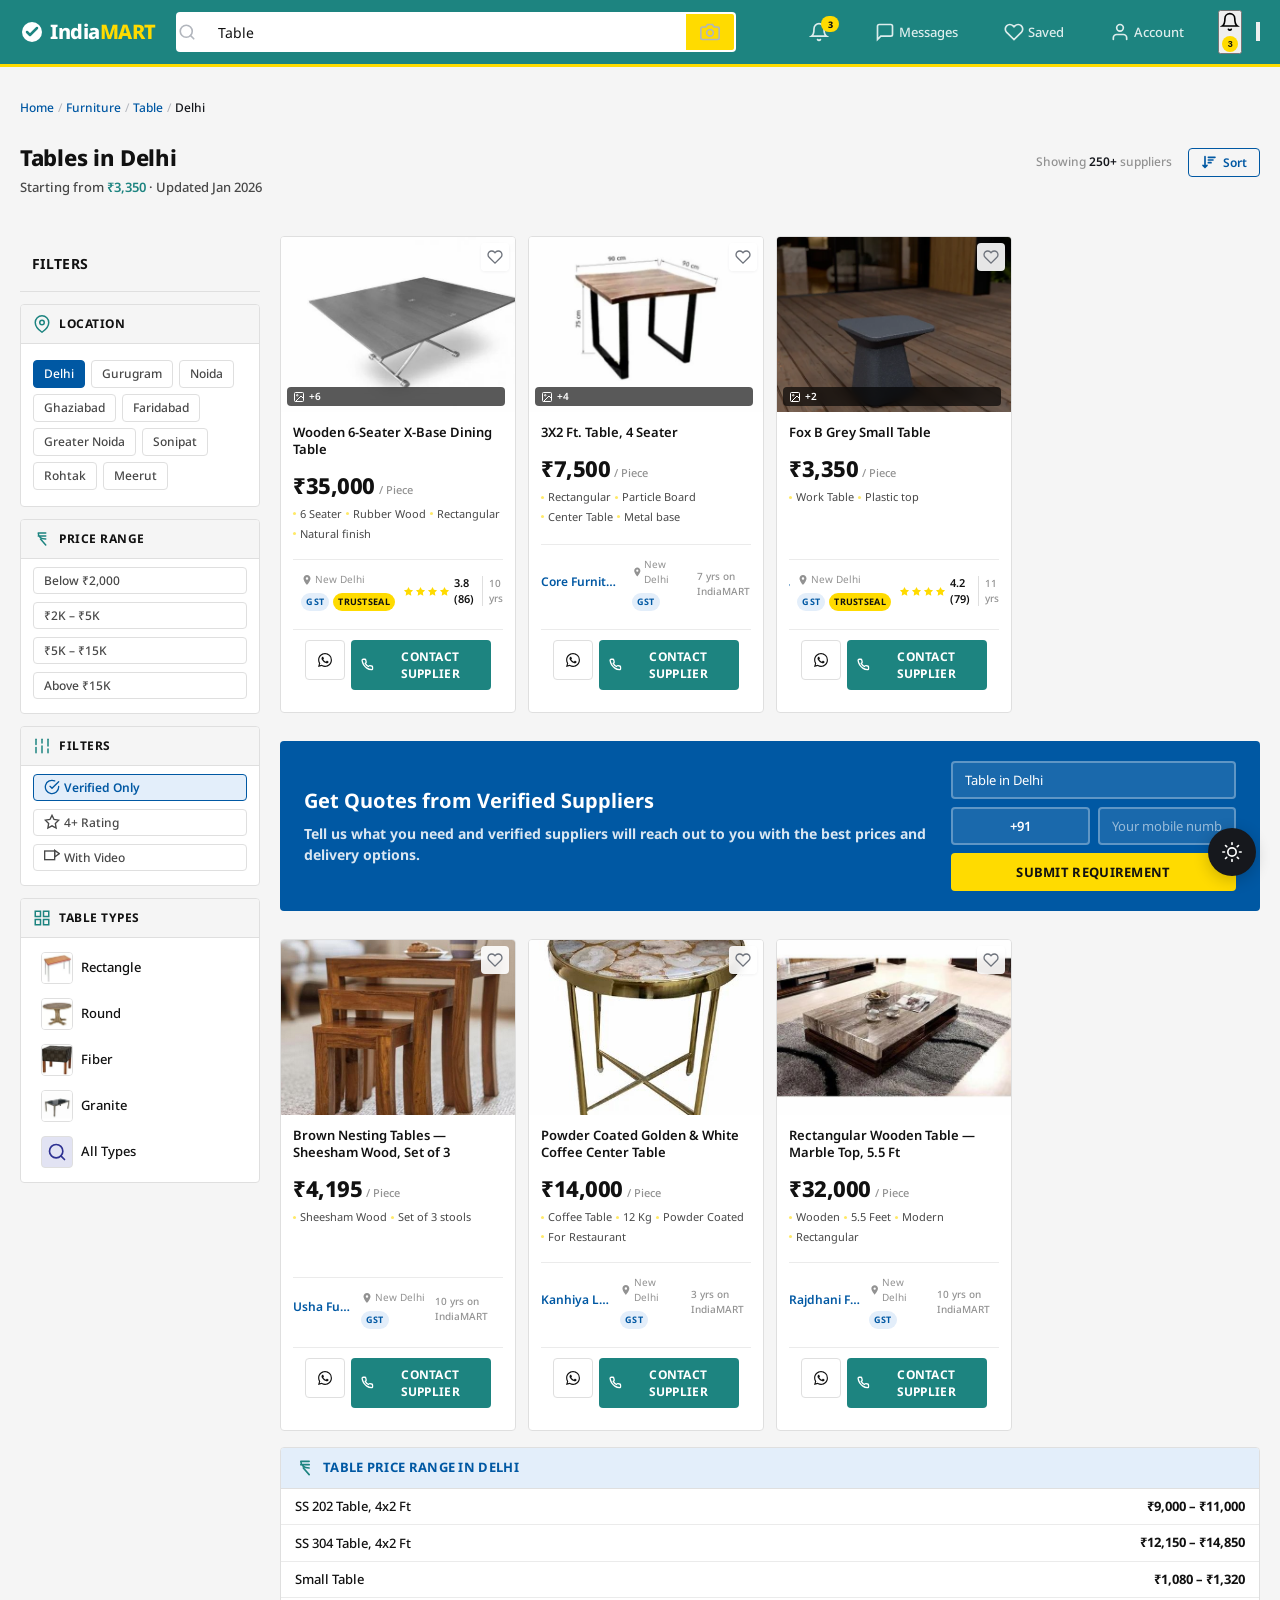
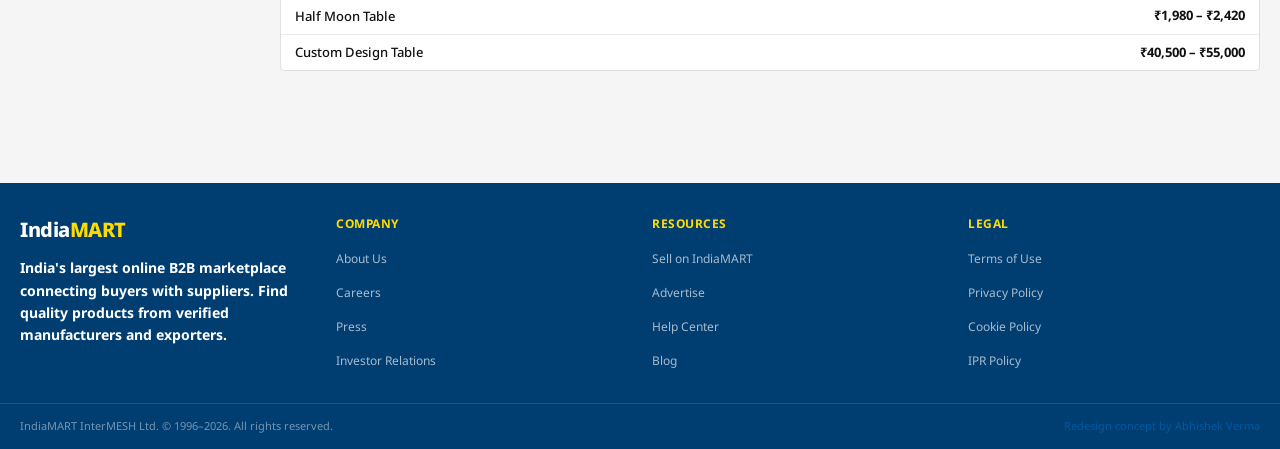
<file: variant-ikea.html>
<!DOCTYPE html>
<html lang="en">
<head>
<meta charset="UTF-8">
<meta name="viewport" content="width=device-width, initial-scale=1.0">
<title>Table in Delhi — IndiaMART Redesign (IKEA Style)</title>
<link rel="preconnect" href="https://fonts.googleapis.com">
<link href="https://fonts.googleapis.com/css2?family=Inter:wght@400;500;600;700&display=swap" rel="stylesheet">
<link id="theme-css" rel="stylesheet" href="theme-ikea.css">
<style>
  :root {
    --primary: #1d8480;
    --primary-light: hsl(178,45%,85%);
    --primary-hover: hsl(178,63%,25%);
    --primary-active: hsl(178,63%,20%);
    --primary-disabled: hsl(178,20%,70%);
    --secondary: #2e3192;
    --secondary-hover: hsl(239,52%,32%);
    --secondary-light: hsl(239,40%,92%);
    --neutral-900: hsl(220,14%,10%);
    --neutral-700: hsl(220,8%,35%);
    --neutral-600: hsl(220,6%,46%);
    --neutral-400: hsl(220,8%,72%);
    --neutral-300: hsl(220,10%,84%);
    --neutral-200: hsl(220,14%,92%);
    --neutral-100: hsl(220,20%,97%);
    --success: #1a9e56;
    --destructive: #dc3545;
    --warning: #e89c0c;
    --info: #2483d4;
    --background: hsl(220,20%,97%);
    --card: #ffffff;
    --border: hsl(220,10%,84%);
    --shadow-depth-1: 0 1px 3px 0 rgba(30,42,58,0.06);
    --shadow-depth-2: 0 4px 12px -2px rgba(30,42,58,0.08);
    --shadow-depth-3: 0 12px 32px -4px rgba(30,42,58,0.12);
    --gold: #e89c0c;
  }

  * { margin: 0; padding: 0; box-sizing: border-box; }

  body {
    font-family: 'Inter', Arial, sans-serif;
    background: var(--background);
    color: var(--neutral-900);
    min-height: 100vh;
    -webkit-font-smoothing: antialiased;
    line-height: 1.5;
    overflow-x: hidden;
  }

  /* ─── DESKTOP TOP NAV ─── */
  .header {
    position: sticky;
    top: 0;
    z-index: 100;
    background: var(--primary);
    box-shadow: var(--shadow-depth-2);
  }

  .header-inner {
    max-width: 1280px;
    margin: 0 auto;
    padding: 0 32px;
    height: 64px;
    display: flex;
    align-items: center;
    gap: 24px;
  }

  .logo {
    display: flex;
    align-items: center;
    gap: 6px;
    flex-shrink: 0;
  }

  .logo svg { height: 24px; }

  .logo-text {
    font-size: 20px;
    font-weight: 700;
    color: #fff;
    letter-spacing: -.3px;
  }

  .logo-text span { color: hsl(178,45%,75%); }

  .search-bar {
    flex: 1;
    max-width: 560px;
    display: flex;
    align-items: center;
    background: #fff;
    border-radius: 8px;
    padding: 0 14px;
    height: 44px;
    gap: 10px;
    transition: box-shadow .2s;
  }

  .search-bar:focus-within {
    box-shadow: 0 0 0 3px rgba(255,255,255,.3);
  }

  .search-bar svg { color: var(--neutral-400); flex-shrink: 0; }

  .search-bar input {
    flex: 1;
    border: none;
    outline: none;
    font-size: 14px;
    font-family: inherit;
    color: var(--neutral-900);
    background: transparent;
  }

  .search-bar input::placeholder { color: var(--neutral-400); }

  .search-bar .cam-btn {
    background: none;
    border: none;
    color: var(--primary);
    cursor: pointer;
    padding: 4px;
    display: flex;
    align-items: center;
  }

  .header-nav {
    display: flex;
    align-items: center;
    gap: 8px;
    margin-left: auto;
    flex-shrink: 0;
  }

  .header-nav-link {
    display: flex;
    align-items: center;
    gap: 6px;
    padding: 8px 14px;
    color: rgba(255,255,255,.85);
    text-decoration: none;
    font-size: 14px;
    font-weight: 500;
    border-radius: 8px;
    transition: all .15s;
    cursor: pointer;
    background: none;
    border: none;
    font-family: inherit;
    position: relative;
  }

  .header-nav-link:hover {
    background: rgba(255,255,255,.12);
    color: #fff;
  }

  .header-nav-link svg { width: 20px; height: 20px; }

  .header-nav-link .badge {
    position: absolute;
    top: 2px;
    right: 4px;
    background: var(--destructive);
    color: #fff;
    font-size: 10px;
    font-weight: 700;
    width: 18px;
    height: 18px;
    border-radius: 50%;
    display: flex;
    align-items: center;
    justify-content: center;
  }

  /* ─── LAYOUT CONTAINER ─── */
  .page-container {
    max-width: 1280px;
    margin: 0 auto;
    padding: 0 32px;
  }

  /* ─── BREADCRUMB ─── */
  .breadcrumb {
    padding: 16px 0 0;
    font-size: 14px;
    color: var(--neutral-600);
    display: flex;
    align-items: center;
    gap: 6px;
  }

  .breadcrumb a {
    color: var(--neutral-700);
    text-decoration: none;
    transition: color .15s;
  }

  .breadcrumb a:hover { color: var(--primary); }

  .breadcrumb .sep { color: var(--neutral-400); }

  .breadcrumb .current {
    color: var(--neutral-900);
    font-weight: 500;
  }

  /* ─── PAGE TITLE ─── */
  .page-title-section {
    padding: 16px 0 24px;
    display: flex;
    align-items: baseline;
    justify-content: space-between;
    flex-wrap: wrap;
    gap: 8px;
  }

  .page-title-section h1 {
    font-size: 24px;
    font-weight: 700;
    letter-spacing: -.3px;
    color: var(--neutral-900);
  }

  .page-title-meta {
    display: flex;
    align-items: center;
    gap: 16px;
  }

  .page-title-section .price-range {
    font-size: 14px;
    color: var(--neutral-600);
  }

  .page-title-section .price-range strong {
    color: var(--primary);
    font-weight: 600;
  }

  .results-count {
    font-size: 14px;
    color: var(--neutral-600);
  }

  .results-count strong {
    color: var(--neutral-900);
    font-weight: 600;
  }

  .sort-btn {
    display: inline-flex;
    align-items: center;
    gap: 6px;
    font-size: 14px;
    font-weight: 500;
    color: var(--primary);
    background: var(--card);
    border: 2px solid var(--primary);
    border-radius: 8px;
    padding: 8px 16px;
    cursor: pointer;
    font-family: inherit;
    transition: all .15s;
  }

  .sort-btn:hover {
    background: var(--primary);
    color: #fff;
  }

  .sort-btn svg { width: 16px; height: 16px; }

  /* ─── SIDEBAR + CONTENT GRID ─── */
  .content-layout {
    display: grid;
    grid-template-columns: 280px 1fr;
    gap: 24px;
    padding-bottom: 48px;
  }

  /* ─── SIDEBAR ─── */
  .sidebar {
    display: flex;
    flex-direction: column;
    gap: 16px;
    position: sticky;
    top: 88px;
    align-self: start;
  }

  .sidebar-card {
    background: var(--card);
    border-radius: 12px;
    border: 1px solid var(--border);
    overflow: hidden;
  }

  .sidebar-card-header {
    padding: 14px 16px;
    font-size: 14px;
    font-weight: 700;
    color: var(--neutral-900);
    border-bottom: 1px solid var(--neutral-200);
    display: flex;
    align-items: center;
    gap: 8px;
  }

  .sidebar-card-header svg {
    width: 18px;
    height: 18px;
    color: var(--primary);
  }

  .sidebar-card-body {
    padding: 12px 16px 16px;
  }

  /* City pills in sidebar */
  .sidebar-city-pills {
    display: flex;
    flex-wrap: wrap;
    gap: 8px;
  }

  .city-pill {
    padding: 6px 14px;
    border-radius: 999px;
    font-size: 13px;
    font-weight: 500;
    border: 1.5px solid var(--border);
    background: #fff;
    color: var(--neutral-700);
    cursor: pointer;
    transition: all .15s;
    white-space: nowrap;
  }

  .city-pill.active {
    background: var(--primary);
    color: #fff;
    border-color: var(--primary);
  }

  .city-pill:not(.active):hover {
    border-color: var(--primary);
    color: var(--primary);
  }

  /* Filter chips in sidebar */
  .sidebar-filters {
    display: flex;
    flex-direction: column;
    gap: 8px;
  }

  .filter-chip {
    display: flex;
    align-items: center;
    gap: 8px;
    padding: 10px 14px;
    border-radius: 8px;
    font-size: 14px;
    font-weight: 500;
    border: 1.5px solid var(--border);
    background: #fff;
    color: var(--neutral-700);
    cursor: pointer;
    transition: all .15s;
    width: 100%;
    text-align: left;
    font-family: inherit;
  }

  .filter-chip:hover, .filter-chip.active {
    border-color: var(--primary);
    color: var(--primary);
    background: var(--primary-light);
  }

  .filter-chip svg { width: 16px; height: 16px; flex-shrink: 0; }

  /* Category chips in sidebar */
  .sidebar-categories {
    display: flex;
    flex-direction: column;
    gap: 10px;
  }

  .category-chip {
    display: flex;
    align-items: center;
    gap: 12px;
    cursor: pointer;
    padding: 6px;
    border-radius: 8px;
    transition: background .15s;
  }

  .category-chip:hover { background: var(--neutral-100); }

  .category-chip .cat-img {
    width: 48px;
    height: 48px;
    border-radius: 50%;
    background: var(--primary-light);
    overflow: hidden;
    border: 2px solid var(--neutral-200);
    transition: border-color .2s;
    flex-shrink: 0;
  }

  .category-chip:hover .cat-img { border-color: var(--primary); }

  .category-chip .cat-img img {
    width: 100%;
    height: 100%;
    object-fit: cover;
  }

  .category-chip .cat-name {
    font-size: 14px;
    font-weight: 500;
    color: var(--neutral-700);
  }

  /* ─── MAIN CONTENT ─── */
  .main-content {
    min-width: 0;
  }

  .content-top-bar {
    display: flex;
    align-items: center;
    justify-content: space-between;
    margin-bottom: 16px;
  }

  /* ─── PRODUCT GRID ─── */
  .product-grid {
    display: grid;
    grid-template-columns: repeat(3, 1fr);
    gap: 16px;
  }

  .product-card {
    display: flex;
    flex-direction: column;
    text-decoration: none;
    color: inherit;
    background: var(--card);
    border-radius: 12px;
    overflow: hidden;
    box-shadow: var(--shadow-depth-1);
    border: 1px solid var(--neutral-200);
    transition: box-shadow .2s, transform .2s;
    cursor: pointer;
  }

  .product-card:hover {
    box-shadow: var(--shadow-depth-2);
    transform: translateY(-2px);
  }

  /* Card image */
  .pc-image {
    position: relative;
    width: 100%;
    aspect-ratio: 4/3;
    overflow: hidden;
    background: var(--neutral-100);
  }

  .pc-image img {
    width: 100%;
    height: 100%;
    object-fit: cover;
    transition: transform .3s;
  }

  .product-card:hover .pc-image img {
    transform: scale(1.04);
  }

  .pc-image .img-count {
    position: absolute;
    bottom: 10px;
    right: 10px;
    background: rgba(0,0,0,.55);
    backdrop-filter: blur(4px);
    color: #fff;
    font-size: 11px;
    font-weight: 600;
    padding: 4px 10px;
    border-radius: 999px;
    display: flex;
    align-items: center;
    gap: 4px;
  }

  .pc-image .img-count svg { width: 12px; height: 12px; }

  .pc-image .wishlist-btn {
    position: absolute;
    top: 10px;
    right: 10px;
    width: 34px;
    height: 34px;
    border-radius: 50%;
    background: rgba(255,255,255,.92);
    backdrop-filter: blur(4px);
    border: none;
    display: flex;
    align-items: center;
    justify-content: center;
    cursor: pointer;
    box-shadow: var(--shadow-depth-1);
    transition: transform .15s;
    z-index: 2;
  }

  .pc-image .wishlist-btn:hover { transform: scale(1.1); }
  .pc-image .wishlist-btn:active { transform: scale(.9); }
  .pc-image .wishlist-btn svg { width: 16px; height: 16px; color: var(--neutral-600); }

  /* Card body */
  .pc-body {
    padding: 16px;
    display: flex;
    flex-direction: column;
    flex: 1;
  }

  .pc-body .pc-name {
    font-size: 14px;
    font-weight: 600;
    color: var(--neutral-900);
    line-height: 1.4;
    margin-bottom: 8px;
    display: -webkit-box;
    -webkit-line-clamp: 2;
    -webkit-box-orient: vertical;
    overflow: hidden;
    text-decoration: none;
  }

  .pc-price-row {
    display: flex;
    align-items: baseline;
    gap: 4px;
    margin-bottom: 10px;
  }

  .pc-price {
    font-size: 18px;
    font-weight: 700;
    color: var(--neutral-900);
    letter-spacing: -.3px;
  }

  .pc-price-unit {
    font-size: 12px;
    color: var(--neutral-600);
    font-weight: 400;
  }

  /* Specs */
  .pc-specs {
    display: flex;
    flex-wrap: wrap;
    gap: 4px 8px;
    margin-bottom: 12px;
  }

  .pc-spec {
    font-size: 12px;
    color: var(--neutral-600);
    display: flex;
    align-items: center;
    gap: 4px;
  }

  .pc-spec .dot {
    width: 4px;
    height: 4px;
    border-radius: 50%;
    background: var(--primary);
    flex-shrink: 0;
    opacity: .6;
  }

  /* Supplier strip */
  .pc-supplier {
    padding-top: 10px;
    border-top: 1px solid var(--neutral-200);
    margin-top: auto;
  }

  .pc-supplier-name {
    font-size: 12px;
    font-weight: 600;
    color: var(--neutral-900);
    white-space: nowrap;
    overflow: hidden;
    text-overflow: ellipsis;
    text-decoration: none;
    display: block;
    position: relative;
    z-index: 2;
  }

  .pc-supplier-name:hover { color: var(--primary); }

  .pc-supplier-meta {
    display: flex;
    align-items: center;
    gap: 6px;
    margin-top: 4px;
    flex-wrap: wrap;
  }

  .pc-supplier-meta .loc {
    font-size: 11px;
    color: var(--neutral-600);
    display: flex;
    align-items: center;
    gap: 2px;
  }

  .pc-supplier-meta .loc svg { width: 12px; height: 12px; }

  .trust-badges {
    display: flex;
    align-items: center;
    gap: 4px;
  }

  .trust-badge {
    font-size: 10px;
    font-weight: 700;
    padding: 2px 6px;
    border-radius: 4px;
    letter-spacing: .3px;
  }

  .trust-badge.gst {
    background: var(--secondary-light);
    color: var(--secondary);
  }

  .trust-badge.trust {
    background: var(--primary-light);
    color: var(--primary);
  }

  .pc-supplier-rating {
    display: flex;
    align-items: center;
    gap: 4px;
    margin-top: 4px;
  }

  .pc-supplier-rating .stars {
    display: flex;
    gap: 1px;
  }

  .pc-supplier-rating .stars svg { width: 11px; height: 11px; color: var(--gold); }

  .pc-supplier-rating .rating-text {
    font-size: 11px;
    color: var(--neutral-600);
    font-weight: 500;
  }

  .pc-supplier-rating .yrs {
    font-size: 11px;
    color: var(--neutral-600);
    margin-left: 4px;
    padding-left: 6px;
    border-left: 1px solid var(--border);
  }

  /* CTA Row */
  .pc-cta-row {
    display: flex;
    gap: 8px;
    margin-top: 12px;
  }

  .pc-cta {
    flex: 1;
    padding: 10px 8px;
    background: var(--primary);
    color: #fff;
    border: none;
    border-radius: 8px;
    font-size: 13px;
    font-weight: 600;
    font-family: inherit;
    cursor: pointer;
    transition: background .15s;
    display: flex;
    align-items: center;
    justify-content: center;
    gap: 6px;
    position: relative;
    z-index: 2;
  }

  .pc-cta:hover { background: var(--primary-hover); }
  .pc-cta svg { width: 15px; height: 15px; }

  .pc-cta-whatsapp {
    width: 40px;
    height: 40px;
    flex-shrink: 0;
    background: #fff;
    color: #25D366;
    border: 1.5px solid var(--neutral-300);
    border-radius: 8px;
    cursor: pointer;
    transition: all .15s;
    display: flex;
    align-items: center;
    justify-content: center;
    padding: 0;
    position: relative;
    z-index: 2;
  }

  .pc-cta-whatsapp:hover { border-color: #25D366; background: #f0faf3; }
  .pc-cta-whatsapp svg { width: 20px; height: 20px; }

  /* ─── QUOTE BANNER (full width in grid) ─── */
  .quote-banner-wrapper {
    grid-column: 1 / -1;
  }

  .quote-banner {
    padding: 32px 40px;
    background: linear-gradient(135deg, var(--secondary-hover) 0%, var(--secondary) 100%);
    border-radius: 12px;
    color: #fff;
    display: grid;
    grid-template-columns: 1fr 1fr;
    gap: 32px;
    align-items: center;
  }

  .quote-banner-text h3 {
    font-size: 20px;
    font-weight: 700;
    margin-bottom: 8px;
  }

  .quote-banner-text p {
    font-size: 14px;
    opacity: .85;
    line-height: 1.5;
  }

  .quote-banner-form {
    display: flex;
    flex-direction: column;
    gap: 8px;
  }

  .quote-banner-form input {
    width: 100%;
    padding: 12px 14px;
    border-radius: 8px;
    border: none;
    font-size: 14px;
    font-family: inherit;
    background: rgba(255,255,255,.95);
    color: var(--neutral-900);
    height: 44px;
  }

  .quote-banner-form input::placeholder { color: var(--neutral-400); }

  .quote-banner .phone-row {
    display: flex;
    gap: 8px;
  }

  .quote-banner .country-code {
    background: rgba(255,255,255,.95);
    border: none;
    border-radius: 8px;
    padding: 12px 10px;
    font-size: 14px;
    font-family: inherit;
    color: var(--neutral-900);
    width: 64px;
    text-align: center;
    height: 44px;
  }

  .quote-banner .phone-row input { flex: 1; }

  .quote-banner .submit-btn {
    width: 100%;
    padding: 12px;
    background: #fff;
    color: var(--primary-active);
    border: none;
    border-radius: 8px;
    font-size: 14px;
    font-weight: 700;
    font-family: inherit;
    cursor: pointer;
    transition: all .15s;
    height: 48px;
  }

  .quote-banner .submit-btn:hover {
    background: var(--neutral-100);
    transform: translateY(-1px);
  }

  /* ─── PRICE TABLE ─── */
  .price-section {
    margin-top: 48px;
    background: var(--card);
    border-radius: 12px;
    overflow: hidden;
    border: 1px solid var(--border);
    box-shadow: var(--shadow-depth-1);
  }

  .price-section-header {
    padding: 16px 24px;
    font-size: 16px;
    font-weight: 700;
    border-bottom: 1px solid var(--neutral-200);
    display: flex;
    align-items: center;
    gap: 8px;
    color: var(--neutral-900);
  }

  .price-section-header svg { color: var(--primary); width: 20px; height: 20px; }

  .price-table {
    width: 100%;
  }

  .price-row {
    display: flex;
    align-items: center;
    justify-content: space-between;
    padding: 14px 24px;
    border-bottom: 1px solid var(--neutral-200);
    font-size: 14px;
    transition: background .1s;
  }

  .price-row:last-child { border-bottom: none; }
  .price-row:hover { background: var(--primary-light); }

  .price-row .item-name {
    flex: 1;
    color: var(--neutral-700);
    line-height: 1.4;
    padding-right: 16px;
  }

  .price-row .item-price {
    font-weight: 600;
    color: var(--neutral-900);
    white-space: nowrap;
  }

  /* ─── FOOTER ─── */
  .footer {
    background: var(--neutral-900);
    color: rgba(255,255,255,.7);
    margin-top: 48px;
  }

  .footer-inner {
    max-width: 1280px;
    margin: 0 auto;
    padding: 48px 32px 32px;
    display: grid;
    grid-template-columns: 2fr 1fr 1fr 1fr;
    gap: 48px;
  }

  .footer-brand .logo-text {
    font-size: 22px;
    margin-bottom: 12px;
  }

  .footer-brand p {
    font-size: 14px;
    line-height: 1.6;
    max-width: 300px;
  }

  .footer-col h4 {
    color: #fff;
    font-size: 14px;
    font-weight: 600;
    margin-bottom: 16px;
    text-transform: uppercase;
    letter-spacing: .5px;
  }

  .footer-col ul {
    list-style: none;
    display: flex;
    flex-direction: column;
    gap: 10px;
  }

  .footer-col ul li a {
    color: rgba(255,255,255,.6);
    text-decoration: none;
    font-size: 14px;
    transition: color .15s;
  }

  .footer-col ul li a:hover { color: #fff; }

  .footer-bottom {
    border-top: 1px solid rgba(255,255,255,.1);
    max-width: 1280px;
    margin: 0 auto;
    padding: 20px 32px;
    display: flex;
    align-items: center;
    justify-content: space-between;
    font-size: 13px;
  }

  .footer-bottom a {
    color: rgba(255,255,255,.5);
    text-decoration: none;
  }

  .footer-bottom a:hover { color: rgba(255,255,255,.8); }

  /* ─── ANIMATIONS ─── */
  @keyframes fadeUp {
    from { opacity: 0; transform: translateY(16px); }
    to { opacity: 1; transform: translateY(0); }
  }

  .product-card {
    animation: fadeUp .4s ease both;
  }

  .product-card:nth-child(1) { animation-delay: .05s; }
  .product-card:nth-child(2) { animation-delay: .1s; }
  .product-card:nth-child(3) { animation-delay: .15s; }
  .product-card:nth-child(4) { animation-delay: .2s; }
  .product-card:nth-child(5) { animation-delay: .25s; }
  .product-card:nth-child(6) { animation-delay: .3s; }
  .product-card:nth-child(7) { animation-delay: .35s; }

  /* ─── MOBILE ELEMENTS (hidden on desktop) ─── */
  .mobile-filter-btn { display: none; }
  .mobile-bottom-nav { display: none; }
  .filter-overlay { display: none; }
  .mobile-hamburger { display: none; }
  .mobile-header-actions { display: none; }
  .sidebar-close { display: none; }
  .mobile-scroll-bar { display: none; }

  /* ─── RESPONSIVE: LARGE DESKTOP → SMALL DESKTOP ─── */
  @media (max-width: 1200px) {
    .product-grid {
      grid-template-columns: repeat(2, 1fr);
    }
    .quote-banner {
      grid-template-columns: 1fr;
      gap: 20px;
    }
    .footer-inner {
      grid-template-columns: 1fr 1fr;
      gap: 32px;
    }
  }

  @media (max-width: 1024px) {
    .content-layout {
      grid-template-columns: 240px 1fr;
      gap: 16px;
    }
    .page-container {
      padding: 0 24px;
    }
    .header-inner {
      padding: 0 24px;
    }
  }

  /* ─── RESPONSIVE: TABLET (≤ 860px) ─── */
  @media (max-width: 860px) {
    .header-nav-link span:not(.badge) {
      display: none;
    }
    .header-nav-link {
      padding: 8px;
    }
    .header-nav {
      gap: 4px;
    }
    .content-layout {
      grid-template-columns: 1fr;
      gap: 0;
    }
    .sidebar {
      display: none;
      position: fixed;
      top: 0;
      left: 0;
      width: 320px;
      max-width: 85vw;
      height: 100vh;
      max-height: 100vh;
      z-index: 200;
      background: var(--background);
      padding: 16px;
      overflow-y: auto;
      box-shadow: var(--shadow-depth-3);
      animation: slideInLeft .25s ease;
    }
    .sidebar.open { display: flex; }
    @keyframes slideInLeft {
      from { transform: translateX(-100%); opacity: 0; }
      to { transform: translateX(0); opacity: 1; }
    }
    .filter-overlay {
      display: none;
      position: fixed;
      inset: 0;
      background: rgba(0,0,0,.4);
      z-index: 199;
      backdrop-filter: blur(2px);
    }
    .filter-overlay.open { display: block; }
    .mobile-filter-btn {
      display: inline-flex;
      align-items: center;
      gap: 6px;
      padding: 10px 18px;
      background: var(--card);
      border: 1.5px solid var(--primary);
      border-radius: 8px;
      font-size: 14px;
      font-weight: 600;
      color: var(--primary);
      cursor: pointer;
      font-family: inherit;
      transition: all .15s;
    }
    .mobile-filter-btn:hover {
      background: var(--primary);
      color: #fff;
    }
    .mobile-filter-btn svg { width: 16px; height: 16px; }
    .content-top-bar {
      flex-wrap: wrap;
      gap: 8px;
    }
    .product-grid {
      grid-template-columns: repeat(2, 1fr);
      gap: 12px;
    }
    .page-title-section {
      flex-direction: column;
      gap: 8px;
    }
    .page-title-meta {
      width: 100%;
      justify-content: space-between;
    }
    .footer-inner {
      grid-template-columns: 1fr 1fr;
      gap: 24px;
      padding: 32px 24px 24px;
    }
  }

  /* ─── RESPONSIVE: MOBILE (≤ 600px) ─── */
  @media (max-width: 600px) {
    .page-container { padding: 0 16px; }
    .header-inner {
      padding: 0 10px;
      height: 52px;
      gap: 8px;
    }
    .logo { gap: 4px; }
    .logo svg { height: 20px; width: 20px; }
    .logo-text { font-size: 15px; letter-spacing: -.2px; }
    .search-bar {
      height: 38px;
      padding: 0 10px;
      border-radius: 8px;
      min-width: 0;
      flex: 1;
    }
    .search-bar input { font-size: 13px; }
    .search-bar .cam-btn { padding: 2px; }
    .search-bar .cam-btn svg { width: 18px; height: 18px; }
    .header-nav { display: none; }

    /* Mobile header icons */
    .mobile-header-actions {
      display: flex;
      align-items: center;
      gap: 4px;
      flex-shrink: 0;
    }
    .mobile-header-actions button {
      background: none;
      border: none;
      color: rgba(255,255,255,.85);
      cursor: pointer;
      padding: 6px;
      display: flex;
      align-items: center;
      justify-content: center;
      border-radius: 8px;
      transition: background .15s;
      position: relative;
    }
    .mobile-header-actions button:hover { background: rgba(255,255,255,.12); }
    .mobile-header-actions svg { width: 22px; height: 22px; }
    .mobile-header-actions .badge {
      position: absolute;
      top: 0; right: 0;
      background: var(--destructive);
      color: #fff;
      font-size: 9px;
      font-weight: 700;
      width: 16px; height: 16px;
      border-radius: 50%;
      display: flex;
      align-items: center;
      justify-content: center;
    }

    /* Horizontal scroll bars below header */
    .mobile-scroll-bar {
      display: block;
      background: var(--card);
      border-bottom: 1px solid var(--neutral-200);
      overflow: hidden;
    }
    .mobile-scroll-bar.sticky-scroll {
      position: sticky;
      top: 56px;
      z-index: 90;
    }
    .mobile-scroll-inner {
      display: flex;
      gap: 8px;
      padding: 10px 16px;
      overflow-x: auto;
      -webkit-overflow-scrolling: touch;
      scrollbar-width: none;
    }
    .mobile-scroll-inner::-webkit-scrollbar { display: none; }
    .mobile-scroll-inner .city-pill,
    .mobile-scroll-inner .filter-chip {
      flex-shrink: 0;
      white-space: nowrap;
    }
    .mobile-scroll-inner .filter-chip {
      display: inline-flex;
      width: auto;
      padding: 8px 14px;
      font-size: 13px;
    }

    /* Breadcrumb */
    .breadcrumb {
      font-size: 12px;
      padding: 12px 0 0;
      overflow-x: auto;
      white-space: nowrap;
      -webkit-overflow-scrolling: touch;
    }
    .page-title-section h1 { font-size: 20px; }
    .page-title-section { padding: 12px 0 16px; }

    /* ─── FULL-WIDTH PRODUCT CARDS ─── */
    .product-grid {
      grid-template-columns: 1fr;
      gap: 12px;
    }
    .product-card {
      display: grid;
      grid-template-columns: 130px 1fr;
    }
    .pc-image {
      aspect-ratio: auto;
      border-radius: 12px 0 0 12px;
      height: 100%;
    }
    .pc-image img { border-radius: 12px 0 0 12px; }
    .pc-image .wishlist-btn { display: none; }
    .pc-image .img-count {
      bottom: 6px; right: 6px;
      font-size: 10px;
      padding: 3px 7px;
    }
    .pc-body { padding: 12px 14px; position: relative; }
    .pc-name { font-size: 14px !important; }
    .pc-price { font-size: 16px; }
    .pc-price-unit { font-size: 11px; }
    .pc-price-row { margin-bottom: 6px; }
    .pc-specs {
      display: flex;
      flex-wrap: wrap;
      gap: 2px 6px;
      margin-bottom: 8px;
    }
    .pc-spec { font-size: 11px; }
    .pc-supplier { padding-top: 8px; }
    .pc-supplier-name { font-size: 12px; }
    .pc-supplier-meta .loc { font-size: 10px; }
    .pc-supplier-rating .stars svg { width: 10px; height: 10px; }
    .pc-supplier-rating .rating-text { font-size: 10px; }
    .pc-cta-row {
      flex-direction: row;
      gap: 6px;
      margin-top: 8px;
    }
    .pc-cta { padding: 8px 10px; font-size: 12px; border-radius: 8px; }
    .pc-cta svg { width: 13px; height: 13px; }
    .pc-cta-whatsapp {
      width: 36px; height: 36px;
      flex-shrink: 0;
      border-radius: 8px;
    }
    .pc-cta-whatsapp svg { width: 18px; height: 18px; }

    /* Quote banner */
    .quote-banner-wrapper .quote-banner {
      padding: 20px 16px;
      grid-template-columns: 1fr;
      gap: 16px;
    }
    .quote-banner-wrapper .product-card { display: flex; flex-direction: column; }
    .quote-banner-text h3 { font-size: 16px; }
    .quote-banner-text p { font-size: 13px; }
    .quote-banner-form input, .quote-banner .country-code { height: 40px; font-size: 13px; }
    .quote-banner .submit-btn { height: 44px; font-size: 13px; }

    /* Price & footer */
    .price-section { margin-top: 24px; }
    .price-section-header { padding: 14px 16px; font-size: 14px; }
    .price-row { padding: 12px 16px; font-size: 13px; }
    .footer-inner {
      grid-template-columns: 1fr;
      gap: 24px;
      padding: 32px 16px 24px;
    }
    .footer-brand p { max-width: none; }
    .footer-bottom {
      flex-direction: column;
      gap: 8px;
      text-align: center;
      padding: 16px;
      font-size: 12px;
    }

    /* Mobile bottom nav */
    .mobile-bottom-nav {
      display: flex;
      position: fixed;
      bottom: 0; left: 0; right: 0;
      background: var(--card);
      border-top: 1px solid var(--neutral-200);
      z-index: 100;
      padding: 6px 0;
      padding-bottom: max(6px, env(safe-area-inset-bottom));
      box-shadow: 0 -2px 10px rgba(0,0,0,.06);
      justify-content: space-around;
      align-items: center;
    }
    .mobile-bottom-nav .nav-item {
      display: flex;
      flex-direction: column;
      align-items: center;
      gap: 2px;
      padding: 4px 12px;
      color: var(--neutral-600);
      text-decoration: none;
      font-size: 10px;
      font-weight: 500;
      cursor: pointer;
      background: none;
      border: none;
      font-family: inherit;
      transition: color .15s;
    }
    .mobile-bottom-nav .nav-item.active { color: var(--primary); }
    .mobile-bottom-nav .nav-item svg { width: 22px; height: 22px; }
    .mobile-bottom-nav .nav-item.post-btn {
      position: relative;
      top: -12px;
      background: var(--primary);
      color: #fff;
      width: 48px; height: 48px;
      border-radius: 50%;
      padding: 0;
      box-shadow: 0 4px 14px rgba(29,132,128,.35);
      justify-content: center;
      font-size: 0;
    }
    .mobile-bottom-nav .nav-item.post-btn svg { width: 24px; height: 24px; }
    .footer { padding-bottom: 72px; }

    /* Sidebar fullscreen on mobile */
    .sidebar {
      width: 100%;
      max-width: 100vw;
      border-radius: 0;
    }
    .sidebar-close {
      display: flex;
      align-items: center;
      justify-content: space-between;
      padding: 0 0 16px;
      border-bottom: 1px solid var(--neutral-200);
      margin-bottom: 8px;
    }
    .sidebar-close-title { font-size: 18px; font-weight: 700; color: var(--neutral-900); }
    .sidebar-close-btn {
      background: none; border: none; padding: 8px;
      cursor: pointer; color: var(--neutral-600);
      display: flex; align-items: center;
      border-radius: 8px; transition: background .15s;
    }
    .sidebar-close-btn:hover { background: var(--neutral-200); }
    .sidebar-close-btn svg { width: 22px; height: 22px; }
  }

  /* ─── SCROLLBAR ─── */
  .sidebar::-webkit-scrollbar {
    width: 4px;
  }
  .sidebar::-webkit-scrollbar-track {
    background: transparent;
  }
  .sidebar::-webkit-scrollbar-thumb {
    background: var(--neutral-300);
    border-radius: 4px;
  }
</style>
</head>
<body>

<!-- ═══ HEADER ═══ -->
<header class="header">
  <div class="header-inner">
    <div class="logo">
      <svg viewBox="0 0 24 24" fill="none"><circle cx="12" cy="12" r="10" fill="#fff"/><path d="M7 12l3 3 7-7" stroke="#1d8480" stroke-width="2.5" stroke-linecap="round" stroke-linejoin="round"/></svg>
      <span class="logo-text">India<span>MART</span></span>
    </div>
    <div class="search-bar">
      <svg width="18" height="18" viewBox="0 0 24 24" fill="none" stroke="currentColor" stroke-width="2.2" stroke-linecap="round"><circle cx="11" cy="11" r="8"/><path d="M21 21l-4.35-4.35"/></svg>
      <input type="text" placeholder="Search for tables, furniture, electronics..." value="Table">
      <button class="cam-btn" aria-label="Search by image">
        <svg width="20" height="20" viewBox="0 0 24 24" fill="none" stroke="currentColor" stroke-width="2" stroke-linecap="round"><path d="M23 19a2 2 0 01-2 2H3a2 2 0 01-2-2V8a2 2 0 012-2h4l2-3h6l2 3h4a2 2 0 012 2z"/><circle cx="12" cy="13" r="4"/></svg>
      </button>
    </div>
    <nav class="header-nav">
      <button class="header-nav-link" aria-label="Notifications">
        <svg viewBox="0 0 24 24" fill="none" stroke="currentColor" stroke-width="2" stroke-linecap="round"><path d="M18 8A6 6 0 006 8c0 7-3 9-3 9h18s-3-2-3-9"/><path d="M13.73 21a2 2 0 01-3.46 0"/></svg>
        <span class="badge">3</span>
      </button>
      <button class="header-nav-link">
        <svg viewBox="0 0 24 24" fill="none" stroke="currentColor" stroke-width="2" stroke-linecap="round"><path d="M21 15a2 2 0 01-2 2H7l-4 4V5a2 2 0 012-2h14a2 2 0 012 2z"/></svg>
        Messages
      </button>
      <button class="header-nav-link">
        <svg viewBox="0 0 24 24" fill="none" stroke="currentColor" stroke-width="2" stroke-linecap="round"><path d="M20.84 4.61a5.5 5.5 0 00-7.78 0L12 5.67l-1.06-1.06a5.5 5.5 0 00-7.78 7.78l1.06 1.06L12 21.23l7.78-7.78 1.06-1.06a5.5 5.5 0 000-7.78z"/></svg>
        Saved
      </button>
      <button class="header-nav-link">
        <svg viewBox="0 0 24 24" fill="none" stroke="currentColor" stroke-width="2" stroke-linecap="round"><path d="M20 21v-2a4 4 0 00-4-4H8a4 4 0 00-4 4v2"/><circle cx="12" cy="7" r="4"/></svg>
        Account
      </button>
    </nav>
    <!-- Mobile header icons (visible ≤600px) -->
    <div class="mobile-header-actions">
      <button aria-label="Notifications">
        <svg viewBox="0 0 24 24" fill="none" stroke="currentColor" stroke-width="2" stroke-linecap="round"><path d="M18 8A6 6 0 006 8c0 7-3 9-3 9h18s-3-2-3-9"/><path d="M13.73 21a2 2 0 01-3.46 0"/></svg>
        <span class="badge">3</span>
      </button>
      <button aria-label="Account">
        <svg viewBox="0 0 24 24" fill="none" stroke="currentColor" stroke-width="2" stroke-linecap="round"><path d="M20 21v-2a4 4 0 00-4-4H8a4 4 0 00-4 4v2"/><circle cx="12" cy="7" r="4"/></svg>
      </button>
    </div>
  </div>
</header>

<!-- Mobile horizontal scroll: City pills -->
<div class="mobile-scroll-bar">
  <div class="mobile-scroll-inner">
    <span class="city-pill active">Delhi</span>
    <span class="city-pill">Gurugram</span>
    <span class="city-pill">Noida</span>
    <span class="city-pill">Ghaziabad</span>
    <span class="city-pill">Faridabad</span>
    <span class="city-pill">Greater Noida</span>
    <span class="city-pill">Sonipat</span>
    <span class="city-pill">Rohtak</span>
    <span class="city-pill">Meerut</span>
  </div>
</div>

<!-- Mobile horizontal scroll: Filter chips (sticky) -->
<div class="mobile-scroll-bar sticky-scroll">
  <div class="mobile-scroll-inner">
    <button class="filter-chip" onclick="openSidebar()">
      <svg width="14" height="14" viewBox="0 0 24 24" fill="none" stroke="currentColor" stroke-width="2" stroke-linecap="round"><line x1="4" y1="21" x2="4" y2="14"/><line x1="4" y1="10" x2="4" y2="3"/><line x1="12" y1="21" x2="12" y2="12"/><line x1="12" y1="8" x2="12" y2="3"/><line x1="20" y1="21" x2="20" y2="16"/><line x1="20" y1="12" x2="20" y2="3"/></svg>
      Filters
    </button>
    <button class="filter-chip">Below &#8377;2,000</button>
    <button class="filter-chip">&#8377;2K &ndash; &#8377;5K</button>
    <button class="filter-chip">&#8377;5K &ndash; &#8377;15K</button>
    <button class="filter-chip">Above &#8377;15K</button>
    <button class="filter-chip active">
      <svg width="14" height="14" viewBox="0 0 24 24" fill="none" stroke="currentColor" stroke-width="2" stroke-linecap="round"><path d="M22 11.08V12a10 10 0 11-5.93-9.14"/><polyline points="22 4 12 14.01 9 11.01"/></svg>
      Verified Only
    </button>
  </div>
</div>

<div class="page-container">

  <!-- ═══ BREADCRUMB ═══ -->
  <nav class="breadcrumb">
    <a href="#">Home</a> <span class="sep">/</span>
    <a href="#">Furniture</a> <span class="sep">/</span>
    <a href="#">Table</a> <span class="sep">/</span>
    <span class="current">Delhi</span>
  </nav>

  <!-- ═══ TITLE ═══ -->
  <div class="page-title-section">
    <div>
      <h1>Tables in Delhi</h1>
      <p class="price-range">Starting from <strong>&#8377;3,350</strong> &middot; Updated Jan 2026</p>
    </div>
    <div class="page-title-meta">
      <span class="results-count">Showing <strong>250+</strong> suppliers</span>
      <button class="sort-btn">
        <svg viewBox="0 0 24 24" fill="none" stroke="currentColor" stroke-width="2.5" stroke-linecap="round"><path d="M11 5h10M11 9h7M11 13h4M3 17l3 3 3-3M6 18V4"/></svg>
        Sort
      </button>
    </div>
  </div>

  <!-- ═══ SIDEBAR + CONTENT ═══ -->
  <div class="content-layout">

    <!-- Filter Overlay (mobile) -->
    <div class="filter-overlay" id="filterOverlay" onclick="closeSidebar()"></div>

    <!-- SIDEBAR -->
    <aside class="sidebar" id="sidebar">
      <!-- Close button (visible on mobile only) -->
      <div class="sidebar-close">
        <span class="sidebar-close-title">Filters</span>
        <button class="sidebar-close-btn" onclick="closeSidebar()" aria-label="Close filters">
          <svg viewBox="0 0 24 24" fill="none" stroke="currentColor" stroke-width="2.5" stroke-linecap="round"><path d="M18 6L6 18M6 6l12 12"/></svg>
        </button>
      </div>

      <!-- Location Filter -->
      <div class="sidebar-card">
        <div class="sidebar-card-header">
          <svg viewBox="0 0 24 24" fill="none" stroke="currentColor" stroke-width="2" stroke-linecap="round"><path d="M21 10c0 7-9 13-9 13s-9-6-9-13a9 9 0 0118 0z"/><circle cx="12" cy="10" r="3"/></svg>
          Location
        </div>
        <div class="sidebar-card-body">
          <div class="sidebar-city-pills">
            <span class="city-pill active">Delhi</span>
            <span class="city-pill">Gurugram</span>
            <span class="city-pill">Noida</span>
            <span class="city-pill">Ghaziabad</span>
            <span class="city-pill">Faridabad</span>
            <span class="city-pill">Greater Noida</span>
            <span class="city-pill">Sonipat</span>
            <span class="city-pill">Rohtak</span>
            <span class="city-pill">Meerut</span>
          </div>
        </div>
      </div>

      <!-- Price Filter -->
      <div class="sidebar-card">
        <div class="sidebar-card-header">
          <svg viewBox="0 0 24 24" fill="none" stroke="currentColor" stroke-width="2" stroke-linecap="round"><path d="M7 4h10M7 8h10M7 4c0 4 3 8 10 8M17 20L10 12" stroke-linejoin="round"/></svg>
          Price Range
        </div>
        <div class="sidebar-card-body">
          <div class="sidebar-filters">
            <button class="filter-chip">Below &#8377;2,000</button>
            <button class="filter-chip">&#8377;2K &ndash; &#8377;5K</button>
            <button class="filter-chip">&#8377;5K &ndash; &#8377;15K</button>
            <button class="filter-chip">Above &#8377;15K</button>
          </div>
        </div>
      </div>

      <!-- Filters -->
      <div class="sidebar-card">
        <div class="sidebar-card-header">
          <svg viewBox="0 0 24 24" fill="none" stroke="currentColor" stroke-width="2" stroke-linecap="round"><line x1="4" y1="21" x2="4" y2="14"/><line x1="4" y1="10" x2="4" y2="3"/><line x1="12" y1="21" x2="12" y2="12"/><line x1="12" y1="8" x2="12" y2="3"/><line x1="20" y1="21" x2="20" y2="16"/><line x1="20" y1="12" x2="20" y2="3"/></svg>
          Filters
        </div>
        <div class="sidebar-card-body">
          <div class="sidebar-filters">
            <button class="filter-chip active">
              <svg viewBox="0 0 24 24" fill="none" stroke="currentColor" stroke-width="2" stroke-linecap="round"><path d="M22 11.08V12a10 10 0 11-5.93-9.14"/><polyline points="22 4 12 14.01 9 11.01"/></svg>
              Verified Only
            </button>
            <button class="filter-chip">
              <svg viewBox="0 0 24 24" fill="none" stroke="currentColor" stroke-width="2" stroke-linecap="round"><path d="M12 2l3.09 6.26L22 9.27l-5 4.87 1.18 6.88L12 17.77l-6.18 3.25L7 14.14 2 9.27l6.91-1.01L12 2z"/></svg>
              4+ Rating
            </button>
            <button class="filter-chip">
              <svg viewBox="0 0 24 24" fill="none" stroke="currentColor" stroke-width="2" stroke-linecap="round"><rect x="1" y="3" width="15" height="13"/><polygon points="23 7 16 12 16 2 23 7"/></svg>
              With Video
            </button>
          </div>
        </div>
      </div>

      <!-- Categories -->
      <div class="sidebar-card">
        <div class="sidebar-card-header">
          <svg viewBox="0 0 24 24" fill="none" stroke="currentColor" stroke-width="2" stroke-linecap="round"><rect x="3" y="3" width="7" height="7"/><rect x="14" y="3" width="7" height="7"/><rect x="3" y="14" width="7" height="7"/><rect x="14" y="14" width="7" height="7"/></svg>
          Table Types
        </div>
        <div class="sidebar-card-body">
          <div class="sidebar-categories">
            <div class="category-chip">
              <div class="cat-img"><img src="images/enviro-early-years-rectangle-tables-125x125.jpg" alt="Rectangle Table"></div>
              <span class="cat-name">Rectangle</span>
            </div>
            <div class="category-chip">
              <div class="cat-img"><img src="images/round-table-125x125.jpg" alt="Round Table"></div>
              <span class="cat-name">Round</span>
            </div>
            <div class="category-chip">
              <div class="cat-img"><img src="images/fiber-table-125x125.jpg" alt="Fiber Table"></div>
              <span class="cat-name">Fiber</span>
            </div>
            <div class="category-chip">
              <div class="cat-img"><img src="images/granite-table-125x125.jpg" alt="Granite Table"></div>
              <span class="cat-name">Granite</span>
            </div>
            <div class="category-chip">
              <div class="cat-img" style="background:var(--secondary-light);display:flex;align-items:center;justify-content:center">
                <svg width="20" height="20" viewBox="0 0 24 24" fill="none" stroke="var(--secondary)" stroke-width="2" stroke-linecap="round"><circle cx="11" cy="11" r="8"/><path d="M21 21l-4.35-4.35"/></svg>
              </div>
              <span class="cat-name">All Types</span>
            </div>
          </div>
        </div>
      </div>

    </aside>

    <!-- MAIN CONTENT -->
    <main class="main-content">

      <div class="product-grid">

        <!-- Card 1 -->
        <div class="product-card">
          <div class="pc-image">
            <img src="images/x-base-dining-table-500x500.jpg" alt="Wooden 6-Seater X-Base Dining Table">
            <span class="img-count">
              <svg viewBox="0 0 24 24" fill="none" stroke="currentColor" stroke-width="2"><rect x="3" y="3" width="18" height="18" rx="2"/><circle cx="8.5" cy="8.5" r="1.5"/><path d="M21 15l-5-5L5 21"/></svg>
              +6
            </span>
            <button class="wishlist-btn"><svg viewBox="0 0 24 24" fill="none" stroke="currentColor" stroke-width="2" stroke-linecap="round"><path d="M20.84 4.61a5.5 5.5 0 00-7.78 0L12 5.67l-1.06-1.06a5.5 5.5 0 00-7.78 7.78l1.06 1.06L12 21.23l7.78-7.78 1.06-1.06a5.5 5.5 0 000-7.78z"/></svg></button>
          </div>
          <div class="pc-body">
            <a href="product-detail.html" class="pc-name">Wooden 6-Seater X-Base Dining Table</a>
            <div class="pc-price-row">
              <span class="pc-price">&#8377;35,000</span>
              <span class="pc-price-unit">/ Piece</span>
            </div>
            <div class="pc-specs">
              <span class="pc-spec"><span class="dot"></span>6 Seater</span>
              <span class="pc-spec"><span class="dot"></span>Rubber Wood</span>
              <span class="pc-spec"><span class="dot"></span>Rectangular</span>
              <span class="pc-spec"><span class="dot"></span>Natural finish</span>
            </div>
            <div class="pc-supplier">
              <a href="supplier-profile.html" class="pc-supplier-name">HS Enterprises</a>
              <div class="pc-supplier-meta">
                <span class="loc">
                  <svg viewBox="0 0 24 24" fill="currentColor"><path d="M12 2C8.13 2 5 5.13 5 9c0 5.25 7 13 7 13s7-7.75 7-13c0-3.87-3.13-7-7-7zm0 9.5a2.5 2.5 0 010-5 2.5 2.5 0 010 5z"/></svg>
                  New Delhi
                </span>
                <span class="trust-badges">
                  <span class="trust-badge gst">GST</span>
                  <span class="trust-badge trust">TrustSEAL</span>
                </span>
              </div>
              <div class="pc-supplier-rating">
                <span class="stars">
                  <svg viewBox="0 0 24 24" fill="currentColor"><path d="M12 2l3.09 6.26L22 9.27l-5 4.87 1.18 6.88L12 17.77l-6.18 3.25L7 14.14 2 9.27l6.91-1.01L12 2z"/></svg>
                  <svg viewBox="0 0 24 24" fill="currentColor"><path d="M12 2l3.09 6.26L22 9.27l-5 4.87 1.18 6.88L12 17.77l-6.18 3.25L7 14.14 2 9.27l6.91-1.01L12 2z"/></svg>
                  <svg viewBox="0 0 24 24" fill="currentColor"><path d="M12 2l3.09 6.26L22 9.27l-5 4.87 1.18 6.88L12 17.77l-6.18 3.25L7 14.14 2 9.27l6.91-1.01L12 2z"/></svg>
                  <svg viewBox="0 0 24 24" fill="currentColor"><path d="M12 2l3.09 6.26L22 9.27l-5 4.87 1.18 6.88L12 17.77l-6.18 3.25L7 14.14 2 9.27l6.91-1.01L12 2z"/></svg>
                </span>
                <span class="rating-text">3.8 (86)</span>
                <span class="yrs">10 yrs</span>
              </div>
            </div>
            <div class="pc-cta-row">
              <button class="pc-cta-whatsapp" aria-label="WhatsApp">
                <svg viewBox="0 0 24 24" fill="currentColor"><path d="M17.472 14.382c-.297-.149-1.758-.867-2.03-.967-.273-.099-.471-.148-.67.15-.197.297-.767.966-.94 1.164-.173.199-.347.223-.644.075-.297-.15-1.255-.463-2.39-1.475-.883-.788-1.48-1.761-1.653-2.059-.173-.297-.018-.458.13-.606.134-.133.298-.347.446-.52.149-.174.198-.298.298-.497.099-.198.05-.371-.025-.52-.075-.149-.669-1.612-.916-2.207-.242-.579-.487-.5-.669-.51-.173-.008-.371-.01-.57-.01-.198 0-.52.074-.792.372-.272.297-1.04 1.016-1.04 2.479 0 1.462 1.065 2.875 1.213 3.074.149.198 2.096 3.2 5.077 4.487.709.306 1.262.489 1.694.625.712.227 1.36.195 1.871.118.571-.085 1.758-.719 2.006-1.413.248-.694.248-1.289.173-1.413-.074-.124-.272-.198-.57-.347m-5.421 7.403h-.004a9.87 9.87 0 01-5.031-1.378l-.361-.214-3.741.982.998-3.648-.235-.374a9.86 9.86 0 01-1.51-5.26c.001-5.45 4.436-9.884 9.888-9.884 2.64 0 5.122 1.03 6.988 2.898a9.825 9.825 0 012.893 6.994c-.003 5.45-4.437 9.884-9.885 9.884m8.413-18.297A11.815 11.815 0 0012.05 0C5.495 0 .16 5.335.157 11.892c0 2.096.547 4.142 1.588 5.945L.057 24l6.305-1.654a11.882 11.882 0 005.683 1.448h.005c6.554 0 11.89-5.335 11.893-11.893a11.821 11.821 0 00-3.48-8.413z"/></svg>
              </button>
              <button class="pc-cta">
                <svg viewBox="0 0 24 24" fill="none" stroke="currentColor" stroke-width="2.5" stroke-linecap="round"><path d="M22 16.92v3a2 2 0 01-2.18 2 19.79 19.79 0 01-8.63-3.07 19.5 19.5 0 01-6-6 19.79 19.79 0 01-3.07-8.67A2 2 0 014.11 2h3a2 2 0 012 1.72c.127.96.361 1.903.7 2.81a2 2 0 01-.45 2.11L8.09 9.91a16 16 0 006 6l1.27-1.27a2 2 0 012.11-.45c.907.339 1.85.573 2.81.7A2 2 0 0122 16.92z"/></svg>
                Contact Supplier
              </button>
            </div>
          </div>
        </div>

        <!-- Card 2 -->
        <div class="product-card">
          <div class="pc-image">
            <img src="images/3x2-ft-table-500x500.jpg" alt="3X2 Ft Table, 4 Seater">
            <span class="img-count">
              <svg viewBox="0 0 24 24" fill="none" stroke="currentColor" stroke-width="2"><rect x="3" y="3" width="18" height="18" rx="2"/><circle cx="8.5" cy="8.5" r="1.5"/><path d="M21 15l-5-5L5 21"/></svg>
              +4
            </span>
            <button class="wishlist-btn"><svg viewBox="0 0 24 24" fill="none" stroke="currentColor" stroke-width="2" stroke-linecap="round"><path d="M20.84 4.61a5.5 5.5 0 00-7.78 0L12 5.67l-1.06-1.06a5.5 5.5 0 00-7.78 7.78l1.06 1.06L12 21.23l7.78-7.78 1.06-1.06a5.5 5.5 0 000-7.78z"/></svg></button>
          </div>
          <div class="pc-body">
            <div class="pc-name">3X2 Ft. Table, 4 Seater</div>
            <div class="pc-price-row">
              <span class="pc-price">&#8377;7,500</span>
              <span class="pc-price-unit">/ Piece</span>
            </div>
            <div class="pc-specs">
              <span class="pc-spec"><span class="dot"></span>Rectangular</span>
              <span class="pc-spec"><span class="dot"></span>Particle Board</span>
              <span class="pc-spec"><span class="dot"></span>Center Table</span>
              <span class="pc-spec"><span class="dot"></span>Metal base</span>
            </div>
            <div class="pc-supplier">
              <div class="pc-supplier-name">Core Furniture Concepts</div>
              <div class="pc-supplier-meta">
                <span class="loc">
                  <svg viewBox="0 0 24 24" fill="currentColor"><path d="M12 2C8.13 2 5 5.13 5 9c0 5.25 7 13 7 13s7-7.75 7-13c0-3.87-3.13-7-7-7zm0 9.5a2.5 2.5 0 010-5 2.5 2.5 0 010 5z"/></svg>
                  New Delhi
                </span>
                <span class="trust-badges">
                  <span class="trust-badge gst">GST</span>
                </span>
              </div>
              <div class="pc-supplier-rating">
                <span class="yrs" style="border:none;margin:0;padding:0">7 yrs on IndiaMART</span>
              </div>
            </div>
            <div class="pc-cta-row">
              <button class="pc-cta-whatsapp" aria-label="WhatsApp">
                <svg viewBox="0 0 24 24" fill="currentColor"><path d="M17.472 14.382c-.297-.149-1.758-.867-2.03-.967-.273-.099-.471-.148-.67.15-.197.297-.767.966-.94 1.164-.173.199-.347.223-.644.075-.297-.15-1.255-.463-2.39-1.475-.883-.788-1.48-1.761-1.653-2.059-.173-.297-.018-.458.13-.606.134-.133.298-.347.446-.52.149-.174.198-.298.298-.497.099-.198.05-.371-.025-.52-.075-.149-.669-1.612-.916-2.207-.242-.579-.487-.5-.669-.51-.173-.008-.371-.01-.57-.01-.198 0-.52.074-.792.372-.272.297-1.04 1.016-1.04 2.479 0 1.462 1.065 2.875 1.213 3.074.149.198 2.096 3.2 5.077 4.487.709.306 1.262.489 1.694.625.712.227 1.36.195 1.871.118.571-.085 1.758-.719 2.006-1.413.248-.694.248-1.289.173-1.413-.074-.124-.272-.198-.57-.347m-5.421 7.403h-.004a9.87 9.87 0 01-5.031-1.378l-.361-.214-3.741.982.998-3.648-.235-.374a9.86 9.86 0 01-1.51-5.26c.001-5.45 4.436-9.884 9.888-9.884 2.64 0 5.122 1.03 6.988 2.898a9.825 9.825 0 012.893 6.994c-.003 5.45-4.437 9.884-9.885 9.884m8.413-18.297A11.815 11.815 0 0012.05 0C5.495 0 .16 5.335.157 11.892c0 2.096.547 4.142 1.588 5.945L.057 24l6.305-1.654a11.882 11.882 0 005.683 1.448h.005c6.554 0 11.89-5.335 11.893-11.893a11.821 11.821 0 00-3.48-8.413z"/></svg>
              </button>
              <button class="pc-cta">
                <svg viewBox="0 0 24 24" fill="none" stroke="currentColor" stroke-width="2.5" stroke-linecap="round"><path d="M22 16.92v3a2 2 0 01-2.18 2 19.79 19.79 0 01-8.63-3.07 19.5 19.5 0 01-6-6 19.79 19.79 0 01-3.07-8.67A2 2 0 014.11 2h3a2 2 0 012 1.72c.127.96.361 1.903.7 2.81a2 2 0 01-.45 2.11L8.09 9.91a16 16 0 006 6l1.27-1.27a2 2 0 012.11-.45c.907.339 1.85.573 2.81.7A2 2 0 0122 16.92z"/></svg>
                Contact Supplier
              </button>
            </div>
          </div>
        </div>

        <!-- Card 3 -->
        <div class="product-card">
          <div class="pc-image">
            <img src="images/gray-500x500.png" alt="Fox B Grey Small Table">
            <span class="img-count">
              <svg viewBox="0 0 24 24" fill="none" stroke="currentColor" stroke-width="2"><rect x="3" y="3" width="18" height="18" rx="2"/><circle cx="8.5" cy="8.5" r="1.5"/><path d="M21 15l-5-5L5 21"/></svg>
              +2
            </span>
            <button class="wishlist-btn"><svg viewBox="0 0 24 24" fill="none" stroke="currentColor" stroke-width="2" stroke-linecap="round"><path d="M20.84 4.61a5.5 5.5 0 00-7.78 0L12 5.67l-1.06-1.06a5.5 5.5 0 00-7.78 7.78l1.06 1.06L12 21.23l7.78-7.78 1.06-1.06a5.5 5.5 0 000-7.78z"/></svg></button>
          </div>
          <div class="pc-body">
            <div class="pc-name">Fox B Grey Small Table</div>
            <div class="pc-price-row">
              <span class="pc-price">&#8377;3,350</span>
              <span class="pc-price-unit">/ Piece</span>
            </div>
            <div class="pc-specs">
              <span class="pc-spec"><span class="dot"></span>Work Table</span>
              <span class="pc-spec"><span class="dot"></span>Plastic top</span>
            </div>
            <div class="pc-supplier">
              <div class="pc-supplier-name">Yuccabe Italia</div>
              <div class="pc-supplier-meta">
                <span class="loc">
                  <svg viewBox="0 0 24 24" fill="currentColor"><path d="M12 2C8.13 2 5 5.13 5 9c0 5.25 7 13 7 13s7-7.75 7-13c0-3.87-3.13-7-7-7zm0 9.5a2.5 2.5 0 010-5 2.5 2.5 0 010 5z"/></svg>
                  New Delhi
                </span>
                <span class="trust-badges">
                  <span class="trust-badge gst">GST</span>
                  <span class="trust-badge trust">TrustSEAL</span>
                </span>
              </div>
              <div class="pc-supplier-rating">
                <span class="stars">
                  <svg viewBox="0 0 24 24" fill="currentColor"><path d="M12 2l3.09 6.26L22 9.27l-5 4.87 1.18 6.88L12 17.77l-6.18 3.25L7 14.14 2 9.27l6.91-1.01L12 2z"/></svg>
                  <svg viewBox="0 0 24 24" fill="currentColor"><path d="M12 2l3.09 6.26L22 9.27l-5 4.87 1.18 6.88L12 17.77l-6.18 3.25L7 14.14 2 9.27l6.91-1.01L12 2z"/></svg>
                  <svg viewBox="0 0 24 24" fill="currentColor"><path d="M12 2l3.09 6.26L22 9.27l-5 4.87 1.18 6.88L12 17.77l-6.18 3.25L7 14.14 2 9.27l6.91-1.01L12 2z"/></svg>
                  <svg viewBox="0 0 24 24" fill="currentColor"><path d="M12 2l3.09 6.26L22 9.27l-5 4.87 1.18 6.88L12 17.77l-6.18 3.25L7 14.14 2 9.27l6.91-1.01L12 2z"/></svg>
                </span>
                <span class="rating-text">4.2 (79)</span>
                <span class="yrs">11 yrs</span>
              </div>
            </div>
            <div class="pc-cta-row">
              <button class="pc-cta-whatsapp" aria-label="WhatsApp">
                <svg viewBox="0 0 24 24" fill="currentColor"><path d="M17.472 14.382c-.297-.149-1.758-.867-2.03-.967-.273-.099-.471-.148-.67.15-.197.297-.767.966-.94 1.164-.173.199-.347.223-.644.075-.297-.15-1.255-.463-2.39-1.475-.883-.788-1.48-1.761-1.653-2.059-.173-.297-.018-.458.13-.606.134-.133.298-.347.446-.52.149-.174.198-.298.298-.497.099-.198.05-.371-.025-.52-.075-.149-.669-1.612-.916-2.207-.242-.579-.487-.5-.669-.51-.173-.008-.371-.01-.57-.01-.198 0-.52.074-.792.372-.272.297-1.04 1.016-1.04 2.479 0 1.462 1.065 2.875 1.213 3.074.149.198 2.096 3.2 5.077 4.487.709.306 1.262.489 1.694.625.712.227 1.36.195 1.871.118.571-.085 1.758-.719 2.006-1.413.248-.694.248-1.289.173-1.413-.074-.124-.272-.198-.57-.347m-5.421 7.403h-.004a9.87 9.87 0 01-5.031-1.378l-.361-.214-3.741.982.998-3.648-.235-.374a9.86 9.86 0 01-1.51-5.26c.001-5.45 4.436-9.884 9.888-9.884 2.64 0 5.122 1.03 6.988 2.898a9.825 9.825 0 012.893 6.994c-.003 5.45-4.437 9.884-9.885 9.884m8.413-18.297A11.815 11.815 0 0012.05 0C5.495 0 .16 5.335.157 11.892c0 2.096.547 4.142 1.588 5.945L.057 24l6.305-1.654a11.882 11.882 0 005.683 1.448h.005c6.554 0 11.89-5.335 11.893-11.893a11.821 11.821 0 00-3.48-8.413z"/></svg>
              </button>
              <button class="pc-cta">
                <svg viewBox="0 0 24 24" fill="none" stroke="currentColor" stroke-width="2.5" stroke-linecap="round"><path d="M22 16.92v3a2 2 0 01-2.18 2 19.79 19.79 0 01-8.63-3.07 19.5 19.5 0 01-6-6 19.79 19.79 0 01-3.07-8.67A2 2 0 014.11 2h3a2 2 0 012 1.72c.127.96.361 1.903.7 2.81a2 2 0 01-.45 2.11L8.09 9.91a16 16 0 006 6l1.27-1.27a2 2 0 012.11-.45c.907.339 1.85.573 2.81.7A2 2 0 0122 16.92z"/></svg>
                Contact Supplier
              </button>
            </div>
          </div>
        </div>

        <!-- Quote Banner (spans full grid width) -->
        <div class="quote-banner-wrapper">
          <div class="quote-banner">
            <div class="quote-banner-text">
              <h3>Get Quotes from Verified Suppliers</h3>
              <p>Tell us what you need and verified suppliers will reach out to you with the best prices and delivery options.</p>
            </div>
            <div class="quote-banner-form">
              <input type="text" placeholder="I want quotes for tables..." value="Table in Delhi">
              <div class="phone-row">
                <input class="country-code" value="+91" readonly>
                <input type="tel" placeholder="Your mobile number">
              </div>
              <button class="submit-btn">Submit Requirement</button>
            </div>
          </div>
        </div>

        <!-- Card 4 -->
        <div class="product-card">
          <div class="pc-image">
            <img src="images/nesting-tables-sheesham-wood-set-of-3-stools-500x500.png" alt="Brown Nesting Tables">
            <button class="wishlist-btn"><svg viewBox="0 0 24 24" fill="none" stroke="currentColor" stroke-width="2" stroke-linecap="round"><path d="M20.84 4.61a5.5 5.5 0 00-7.78 0L12 5.67l-1.06-1.06a5.5 5.5 0 00-7.78 7.78l1.06 1.06L12 21.23l7.78-7.78 1.06-1.06a5.5 5.5 0 000-7.78z"/></svg></button>
          </div>
          <div class="pc-body">
            <div class="pc-name">Brown Nesting Tables &mdash; Sheesham Wood, Set of 3</div>
            <div class="pc-price-row">
              <span class="pc-price">&#8377;4,195</span>
              <span class="pc-price-unit">/ Piece</span>
            </div>
            <div class="pc-specs">
              <span class="pc-spec"><span class="dot"></span>Sheesham Wood</span>
              <span class="pc-spec"><span class="dot"></span>Set of 3 stools</span>
            </div>
            <div class="pc-supplier">
              <div class="pc-supplier-name">Usha Furniture</div>
              <div class="pc-supplier-meta">
                <span class="loc">
                  <svg viewBox="0 0 24 24" fill="currentColor"><path d="M12 2C8.13 2 5 5.13 5 9c0 5.25 7 13 7 13s7-7.75 7-13c0-3.87-3.13-7-7-7zm0 9.5a2.5 2.5 0 010-5 2.5 2.5 0 010 5z"/></svg>
                  New Delhi
                </span>
                <span class="trust-badges">
                  <span class="trust-badge gst">GST</span>
                </span>
              </div>
              <div class="pc-supplier-rating">
                <span class="yrs" style="border:none;margin:0;padding:0">10 yrs on IndiaMART</span>
              </div>
            </div>
            <div class="pc-cta-row">
              <button class="pc-cta-whatsapp" aria-label="WhatsApp">
                <svg viewBox="0 0 24 24" fill="currentColor"><path d="M17.472 14.382c-.297-.149-1.758-.867-2.03-.967-.273-.099-.471-.148-.67.15-.197.297-.767.966-.94 1.164-.173.199-.347.223-.644.075-.297-.15-1.255-.463-2.39-1.475-.883-.788-1.48-1.761-1.653-2.059-.173-.297-.018-.458.13-.606.134-.133.298-.347.446-.52.149-.174.198-.298.298-.497.099-.198.05-.371-.025-.52-.075-.149-.669-1.612-.916-2.207-.242-.579-.487-.5-.669-.51-.173-.008-.371-.01-.57-.01-.198 0-.52.074-.792.372-.272.297-1.04 1.016-1.04 2.479 0 1.462 1.065 2.875 1.213 3.074.149.198 2.096 3.2 5.077 4.487.709.306 1.262.489 1.694.625.712.227 1.36.195 1.871.118.571-.085 1.758-.719 2.006-1.413.248-.694.248-1.289.173-1.413-.074-.124-.272-.198-.57-.347m-5.421 7.403h-.004a9.87 9.87 0 01-5.031-1.378l-.361-.214-3.741.982.998-3.648-.235-.374a9.86 9.86 0 01-1.51-5.26c.001-5.45 4.436-9.884 9.888-9.884 2.64 0 5.122 1.03 6.988 2.898a9.825 9.825 0 012.893 6.994c-.003 5.45-4.437 9.884-9.885 9.884m8.413-18.297A11.815 11.815 0 0012.05 0C5.495 0 .16 5.335.157 11.892c0 2.096.547 4.142 1.588 5.945L.057 24l6.305-1.654a11.882 11.882 0 005.683 1.448h.005c6.554 0 11.89-5.335 11.893-11.893a11.821 11.821 0 00-3.48-8.413z"/></svg>
              </button>
              <button class="pc-cta">
                <svg viewBox="0 0 24 24" fill="none" stroke="currentColor" stroke-width="2.5" stroke-linecap="round"><path d="M22 16.92v3a2 2 0 01-2.18 2 19.79 19.79 0 01-8.63-3.07 19.5 19.5 0 01-6-6 19.79 19.79 0 01-3.07-8.67A2 2 0 014.11 2h3a2 2 0 012 1.72c.127.96.361 1.903.7 2.81a2 2 0 01-.45 2.11L8.09 9.91a16 16 0 006 6l1.27-1.27a2 2 0 012.11-.45c.907.339 1.85.573 2.81.7A2 2 0 0122 16.92z"/></svg>
                Contact Supplier
              </button>
            </div>
          </div>
        </div>

        <!-- Card 5 -->
        <div class="product-card">
          <div class="pc-image">
            <img src="images/designer-centre-table-500x500.jpg" alt="Golden & White Coffee Center Table">
            <button class="wishlist-btn"><svg viewBox="0 0 24 24" fill="none" stroke="currentColor" stroke-width="2" stroke-linecap="round"><path d="M20.84 4.61a5.5 5.5 0 00-7.78 0L12 5.67l-1.06-1.06a5.5 5.5 0 00-7.78 7.78l1.06 1.06L12 21.23l7.78-7.78 1.06-1.06a5.5 5.5 0 000-7.78z"/></svg></button>
          </div>
          <div class="pc-body">
            <div class="pc-name">Powder Coated Golden &amp; White Coffee Center Table</div>
            <div class="pc-price-row">
              <span class="pc-price">&#8377;14,000</span>
              <span class="pc-price-unit">/ Piece</span>
            </div>
            <div class="pc-specs">
              <span class="pc-spec"><span class="dot"></span>Coffee Table</span>
              <span class="pc-spec"><span class="dot"></span>12 Kg</span>
              <span class="pc-spec"><span class="dot"></span>Powder Coated</span>
              <span class="pc-spec"><span class="dot"></span>For Restaurant</span>
            </div>
            <div class="pc-supplier">
              <div class="pc-supplier-name">Kanhiya Lal &amp; Sons</div>
              <div class="pc-supplier-meta">
                <span class="loc">
                  <svg viewBox="0 0 24 24" fill="currentColor"><path d="M12 2C8.13 2 5 5.13 5 9c0 5.25 7 13 7 13s7-7.75 7-13c0-3.87-3.13-7-7-7zm0 9.5a2.5 2.5 0 010-5 2.5 2.5 0 010 5z"/></svg>
                  New Delhi
                </span>
                <span class="trust-badges">
                  <span class="trust-badge gst">GST</span>
                </span>
              </div>
              <div class="pc-supplier-rating">
                <span class="yrs" style="border:none;margin:0;padding:0">3 yrs on IndiaMART</span>
              </div>
            </div>
            <div class="pc-cta-row">
              <button class="pc-cta-whatsapp" aria-label="WhatsApp">
                <svg viewBox="0 0 24 24" fill="currentColor"><path d="M17.472 14.382c-.297-.149-1.758-.867-2.03-.967-.273-.099-.471-.148-.67.15-.197.297-.767.966-.94 1.164-.173.199-.347.223-.644.075-.297-.15-1.255-.463-2.39-1.475-.883-.788-1.48-1.761-1.653-2.059-.173-.297-.018-.458.13-.606.134-.133.298-.347.446-.52.149-.174.198-.298.298-.497.099-.198.05-.371-.025-.52-.075-.149-.669-1.612-.916-2.207-.242-.579-.487-.5-.669-.51-.173-.008-.371-.01-.57-.01-.198 0-.52.074-.792.372-.272.297-1.04 1.016-1.04 2.479 0 1.462 1.065 2.875 1.213 3.074.149.198 2.096 3.2 5.077 4.487.709.306 1.262.489 1.694.625.712.227 1.36.195 1.871.118.571-.085 1.758-.719 2.006-1.413.248-.694.248-1.289.173-1.413-.074-.124-.272-.198-.57-.347m-5.421 7.403h-.004a9.87 9.87 0 01-5.031-1.378l-.361-.214-3.741.982.998-3.648-.235-.374a9.86 9.86 0 01-1.51-5.26c.001-5.45 4.436-9.884 9.888-9.884 2.64 0 5.122 1.03 6.988 2.898a9.825 9.825 0 012.893 6.994c-.003 5.45-4.437 9.884-9.885 9.884m8.413-18.297A11.815 11.815 0 0012.05 0C5.495 0 .16 5.335.157 11.892c0 2.096.547 4.142 1.588 5.945L.057 24l6.305-1.654a11.882 11.882 0 005.683 1.448h.005c6.554 0 11.89-5.335 11.893-11.893a11.821 11.821 0 00-3.48-8.413z"/></svg>
              </button>
              <button class="pc-cta">
                <svg viewBox="0 0 24 24" fill="none" stroke="currentColor" stroke-width="2.5" stroke-linecap="round"><path d="M22 16.92v3a2 2 0 01-2.18 2 19.79 19.79 0 01-8.63-3.07 19.5 19.5 0 01-6-6 19.79 19.79 0 01-3.07-8.67A2 2 0 014.11 2h3a2 2 0 012 1.72c.127.96.361 1.903.7 2.81a2 2 0 01-.45 2.11L8.09 9.91a16 16 0 006 6l1.27-1.27a2 2 0 012.11-.45c.907.339 1.85.573 2.81.7A2 2 0 0122 16.92z"/></svg>
                Contact Supplier
              </button>
            </div>
          </div>
        </div>

        <!-- Card 6 -->
        <div class="product-card">
          <div class="pc-image">
            <img src="images/designer-wooden-table-500x500.jpg" alt="Rectangular Wooden Table (Marble Top)">
            <button class="wishlist-btn"><svg viewBox="0 0 24 24" fill="none" stroke="currentColor" stroke-width="2" stroke-linecap="round"><path d="M20.84 4.61a5.5 5.5 0 00-7.78 0L12 5.67l-1.06-1.06a5.5 5.5 0 00-7.78 7.78l1.06 1.06L12 21.23l7.78-7.78 1.06-1.06a5.5 5.5 0 000-7.78z"/></svg></button>
          </div>
          <div class="pc-body">
            <div class="pc-name">Rectangular Wooden Table &mdash; Marble Top, 5.5 Ft</div>
            <div class="pc-price-row">
              <span class="pc-price">&#8377;32,000</span>
              <span class="pc-price-unit">/ Piece</span>
            </div>
            <div class="pc-specs">
              <span class="pc-spec"><span class="dot"></span>Wooden</span>
              <span class="pc-spec"><span class="dot"></span>5.5 Feet</span>
              <span class="pc-spec"><span class="dot"></span>Modern</span>
              <span class="pc-spec"><span class="dot"></span>Rectangular</span>
            </div>
            <div class="pc-supplier">
              <div class="pc-supplier-name">Rajdhani Furnitures</div>
              <div class="pc-supplier-meta">
                <span class="loc">
                  <svg viewBox="0 0 24 24" fill="currentColor"><path d="M12 2C8.13 2 5 5.13 5 9c0 5.25 7 13 7 13s7-7.75 7-13c0-3.87-3.13-7-7-7zm0 9.5a2.5 2.5 0 010-5 2.5 2.5 0 010 5z"/></svg>
                  New Delhi
                </span>
                <span class="trust-badges">
                  <span class="trust-badge gst">GST</span>
                </span>
              </div>
              <div class="pc-supplier-rating">
                <span class="yrs" style="border:none;margin:0;padding:0">10 yrs on IndiaMART</span>
              </div>
            </div>
            <div class="pc-cta-row">
              <button class="pc-cta-whatsapp" aria-label="WhatsApp">
                <svg viewBox="0 0 24 24" fill="currentColor"><path d="M17.472 14.382c-.297-.149-1.758-.867-2.03-.967-.273-.099-.471-.148-.67.15-.197.297-.767.966-.94 1.164-.173.199-.347.223-.644.075-.297-.15-1.255-.463-2.39-1.475-.883-.788-1.48-1.761-1.653-2.059-.173-.297-.018-.458.13-.606.134-.133.298-.347.446-.52.149-.174.198-.298.298-.497.099-.198.05-.371-.025-.52-.075-.149-.669-1.612-.916-2.207-.242-.579-.487-.5-.669-.51-.173-.008-.371-.01-.57-.01-.198 0-.52.074-.792.372-.272.297-1.04 1.016-1.04 2.479 0 1.462 1.065 2.875 1.213 3.074.149.198 2.096 3.2 5.077 4.487.709.306 1.262.489 1.694.625.712.227 1.36.195 1.871.118.571-.085 1.758-.719 2.006-1.413.248-.694.248-1.289.173-1.413-.074-.124-.272-.198-.57-.347m-5.421 7.403h-.004a9.87 9.87 0 01-5.031-1.378l-.361-.214-3.741.982.998-3.648-.235-.374a9.86 9.86 0 01-1.51-5.26c.001-5.45 4.436-9.884 9.888-9.884 2.64 0 5.122 1.03 6.988 2.898a9.825 9.825 0 012.893 6.994c-.003 5.45-4.437 9.884-9.885 9.884m8.413-18.297A11.815 11.815 0 0012.05 0C5.495 0 .16 5.335.157 11.892c0 2.096.547 4.142 1.588 5.945L.057 24l6.305-1.654a11.882 11.882 0 005.683 1.448h.005c6.554 0 11.89-5.335 11.893-11.893a11.821 11.821 0 00-3.48-8.413z"/></svg>
              </button>
              <button class="pc-cta">
                <svg viewBox="0 0 24 24" fill="none" stroke="currentColor" stroke-width="2.5" stroke-linecap="round"><path d="M22 16.92v3a2 2 0 01-2.18 2 19.79 19.79 0 01-8.63-3.07 19.5 19.5 0 01-6-6 19.79 19.79 0 01-3.07-8.67A2 2 0 014.11 2h3a2 2 0 012 1.72c.127.96.361 1.903.7 2.81a2 2 0 01-.45 2.11L8.09 9.91a16 16 0 006 6l1.27-1.27a2 2 0 012.11-.45c.907.339 1.85.573 2.81.7A2 2 0 0122 16.92z"/></svg>
                Contact Supplier
              </button>
            </div>
          </div>
        </div>

      </div>

      <!-- ═══ PRICE TABLE ═══ -->
      <div class="price-section">
        <div class="price-section-header">
          <svg viewBox="0 0 24 24" fill="none" stroke="currentColor" stroke-width="2" stroke-linecap="round"><path d="M7 4h10M7 8h10M7 4c0 4 3 8 10 8M17 20L10 12" stroke-linejoin="round"/></svg>
          Table Price Range in Delhi
        </div>
        <div class="price-table">
          <div class="price-row">
            <span class="item-name">SS 202 Table, 4x2 Ft</span>
            <span class="item-price">&#8377;9,000 &ndash; &#8377;11,000</span>
          </div>
          <div class="price-row">
            <span class="item-name">SS 304 Table, 4x2 Ft</span>
            <span class="item-price">&#8377;12,150 &ndash; &#8377;14,850</span>
          </div>
          <div class="price-row">
            <span class="item-name">Small Table</span>
            <span class="item-price">&#8377;1,080 &ndash; &#8377;1,320</span>
          </div>
          <div class="price-row">
            <span class="item-name">Half Moon Table</span>
            <span class="item-price">&#8377;1,980 &ndash; &#8377;2,420</span>
          </div>
          <div class="price-row">
            <span class="item-name">Custom Design Table</span>
            <span class="item-price">&#8377;40,500 &ndash; &#8377;55,000</span>
          </div>
        </div>
      </div>

    </main>

  </div>
</div>

<!-- ═══ FOOTER ═══ -->
<footer class="footer">
  <div class="footer-inner">
    <div class="footer-brand">
      <div class="logo-text" style="color:#fff">India<span style="color:hsl(178,45%,65%)">MART</span></div>
      <p>India's largest online B2B marketplace connecting buyers with suppliers. Find quality products from verified manufacturers and exporters.</p>
    </div>
    <div class="footer-col">
      <h4>Company</h4>
      <ul>
        <li><a href="#">About Us</a></li>
        <li><a href="#">Careers</a></li>
        <li><a href="#">Press</a></li>
        <li><a href="#">Investor Relations</a></li>
      </ul>
    </div>
    <div class="footer-col">
      <h4>Resources</h4>
      <ul>
        <li><a href="#">Sell on IndiaMART</a></li>
        <li><a href="#">Advertise</a></li>
        <li><a href="#">Help Center</a></li>
        <li><a href="#">Blog</a></li>
      </ul>
    </div>
    <div class="footer-col">
      <h4>Legal</h4>
      <ul>
        <li><a href="#">Terms of Use</a></li>
        <li><a href="#">Privacy Policy</a></li>
        <li><a href="#">Cookie Policy</a></li>
        <li><a href="#">IPR Policy</a></li>
      </ul>
    </div>
  </div>
  <div class="footer-bottom">
    <span>IndiaMART InterMESH Ltd. &copy; 1996&ndash;2026. All rights reserved.</span>
    <a href="#">Redesign concept by Abhishek Verma</a>
  </div>
</footer>

<!-- Mobile Bottom Nav -->
<nav class="mobile-bottom-nav">
  <a class="nav-item active" href="#">
    <svg viewBox="0 0 24 24" fill="none" stroke="currentColor" stroke-width="2" stroke-linecap="round"><path d="M3 9l9-7 9 7v11a2 2 0 01-2 2H5a2 2 0 01-2-2z"/><polyline points="9 22 9 12 15 12 15 22"/></svg>
    Home
  </a>
  <a class="nav-item" href="#">
    <svg viewBox="0 0 24 24" fill="none" stroke="currentColor" stroke-width="2" stroke-linecap="round"><rect x="3" y="3" width="7" height="7"/><rect x="14" y="3" width="7" height="7"/><rect x="3" y="14" width="7" height="7"/><rect x="14" y="14" width="7" height="7"/></svg>
    Categories
  </a>
  <button class="nav-item post-btn" aria-label="Post Requirement">
    <svg viewBox="0 0 24 24" fill="none" stroke="currentColor" stroke-width="2.5" stroke-linecap="round"><line x1="12" y1="5" x2="12" y2="19"/><line x1="5" y1="12" x2="19" y2="12"/></svg>
  </button>
  <a class="nav-item" href="#">
    <svg viewBox="0 0 24 24" fill="none" stroke="currentColor" stroke-width="2" stroke-linecap="round"><path d="M20.84 4.61a5.5 5.5 0 00-7.78 0L12 5.67l-1.06-1.06a5.5 5.5 0 00-7.78 7.78l1.06 1.06L12 21.23l7.78-7.78 1.06-1.06a5.5 5.5 0 000-7.78z"/></svg>
    Saved
  </a>
  <a class="nav-item" href="#">
    <svg viewBox="0 0 24 24" fill="none" stroke="currentColor" stroke-width="2" stroke-linecap="round"><path d="M20 21v-2a4 4 0 00-4-4H8a4 4 0 00-4 4v2"/><circle cx="12" cy="7" r="4"/></svg>
    Account
  </a>
</nav>

<!-- Theme Switcher -->
<div class="theme-switcher" id="themeSwitcher">
  <button class="theme-toggle" id="themeToggle" aria-label="Switch theme">
    <svg width="20" height="20" viewBox="0 0 24 24" fill="none" stroke="currentColor" stroke-width="2" stroke-linecap="round"><circle cx="12" cy="12" r="5"/><path d="M12 1v2M12 21v2M4.22 4.22l1.42 1.42M18.36 18.36l1.42 1.42M1 12h2M21 12h2M4.22 19.78l1.42-1.42M18.36 5.64l1.42-1.42"/></svg>
  </button>
  <div class="theme-panel" id="themePanel">
    <div class="theme-panel-title">Design Variants</div>
    <button class="theme-option active" data-theme="">
      <span class="theme-swatch" style="background:linear-gradient(135deg,#1d8480,#2e3192)"></span>
      Default
    </button>
    <button class="theme-option" data-theme="theme-airbnb.css">
      <span class="theme-swatch" style="background:linear-gradient(135deg,#FF385C,#D70466)"></span>
      Airbnb
    </button>
    <button class="theme-option" data-theme="theme-ikea.css">
      <span class="theme-swatch" style="background:linear-gradient(135deg,#0058A3,#FFDB00)"></span>
      IKEA
    </button>
    <button class="theme-option" data-theme="theme-zara.css">
      <span class="theme-swatch" style="background:linear-gradient(135deg,#0A0A0A,#C4A265)"></span>
      Zara
    </button>
  </div>
</div>

<style>
  .theme-switcher {
    position: fixed;
    bottom: 24px;
    right: 24px;
    z-index: 300;
    font-family: 'Inter', Arial, sans-serif;
  }
  @media (max-width: 600px) {
    .theme-switcher { bottom: 80px; right: 16px; }
  }
  .theme-toggle {
    width: 48px; height: 48px;
    border-radius: 50%;
    background: var(--neutral-900, #111);
    color: #fff;
    border: none;
    cursor: pointer;
    display: flex;
    align-items: center;
    justify-content: center;
    box-shadow: 0 4px 16px rgba(0,0,0,.2);
    transition: transform .2s, box-shadow .2s;
  }
  .theme-toggle:hover { transform: scale(1.08); box-shadow: 0 6px 24px rgba(0,0,0,.3); }
  .theme-panel {
    display: none;
    position: absolute;
    bottom: 58px;
    right: 0;
    background: #fff;
    border-radius: 12px;
    box-shadow: 0 8px 32px rgba(0,0,0,.15);
    padding: 12px;
    min-width: 180px;
    animation: panelUp .2s ease;
  }
  .theme-panel.open { display: block; }
  @keyframes panelUp {
    from { opacity: 0; transform: translateY(8px); }
    to { opacity: 1; transform: translateY(0); }
  }
  .theme-panel-title {
    font-size: 11px;
    font-weight: 700;
    text-transform: uppercase;
    letter-spacing: .8px;
    color: #999;
    padding: 4px 8px 10px;
  }
  .theme-option {
    display: flex;
    align-items: center;
    gap: 10px;
    width: 100%;
    padding: 10px 10px;
    border: none;
    background: none;
    border-radius: 8px;
    font-size: 14px;
    font-weight: 500;
    color: #333;
    cursor: pointer;
    font-family: inherit;
    transition: background .15s;
  }
  .theme-option:hover { background: #f5f5f5; }
  .theme-option.active { background: #f0f0f0; font-weight: 600; }
  .theme-swatch {
    width: 24px; height: 24px;
    border-radius: 6px;
    flex-shrink: 0;
    border: 2px solid rgba(0,0,0,.08);
  }
</style>

<script>
// Theme switcher
const themeToggle = document.getElementById('themeToggle');
const themePanel = document.getElementById('themePanel');
const themeCss = document.getElementById('theme-css');
const themeOptions = document.querySelectorAll('.theme-option');

themeToggle.addEventListener('click', () => {
  themePanel.classList.toggle('open');
});

document.addEventListener('click', (e) => {
  if (!e.target.closest('.theme-switcher')) themePanel.classList.remove('open');
});

themeOptions.forEach(btn => {
  btn.addEventListener('click', () => {
    const theme = btn.dataset.theme;
    themeCss.href = theme;
    themeOptions.forEach(b => b.classList.remove('active'));
    btn.classList.add('active');
    themePanel.classList.remove('open');
  });
});

// Product card click
document.querySelectorAll('.product-card').forEach(card => {
  card.addEventListener('click', e => {
    if (e.target.closest('.pc-cta, .pc-cta-whatsapp, .wishlist-btn, .pc-supplier-name')) return;
    window.location.href = 'product-detail.html';
  });
});

// Mobile sidebar/filter drawer
function openSidebar() {
  document.getElementById('sidebar').classList.add('open');
  document.getElementById('filterOverlay').classList.add('open');
  document.body.style.overflow = 'hidden';
}
function closeSidebar() {
  document.getElementById('sidebar').classList.remove('open');
  document.getElementById('filterOverlay').classList.remove('open');
  document.body.style.overflow = '';
}
</script>
</body>
</html>
</file>
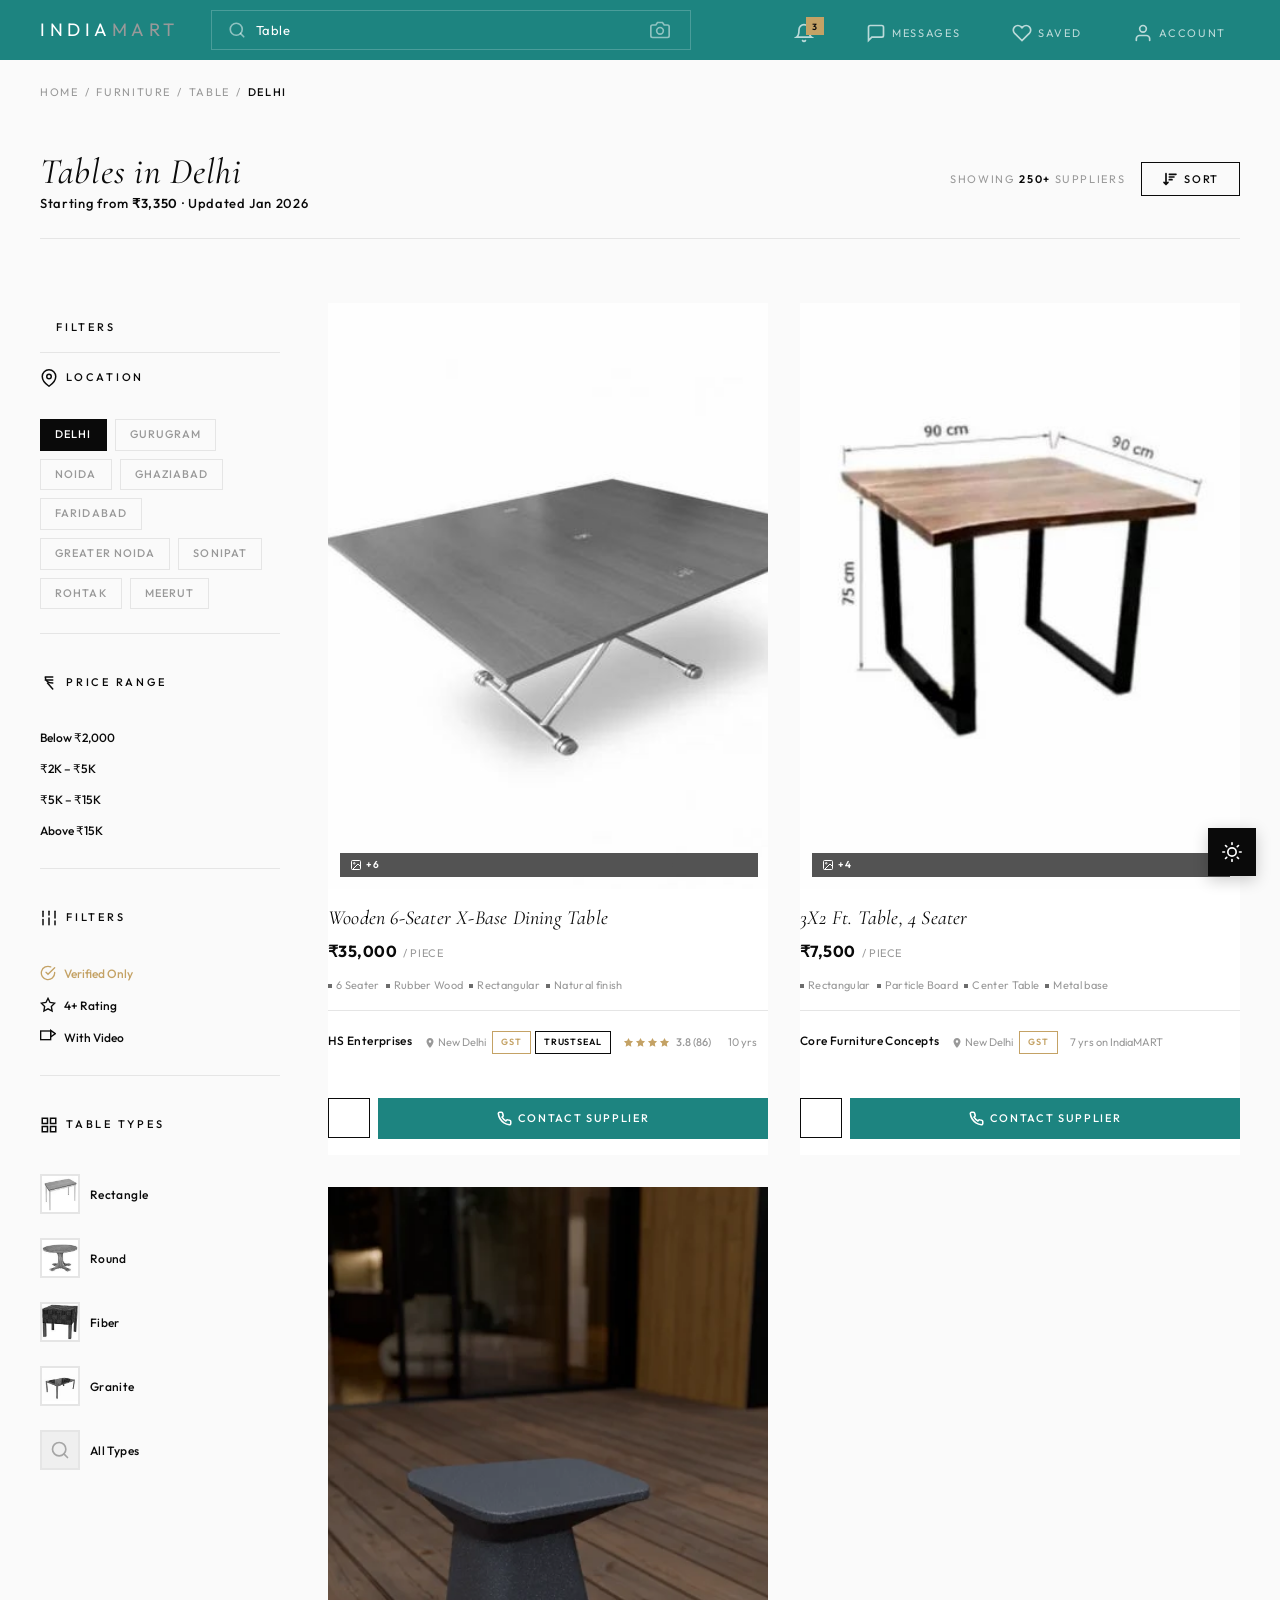
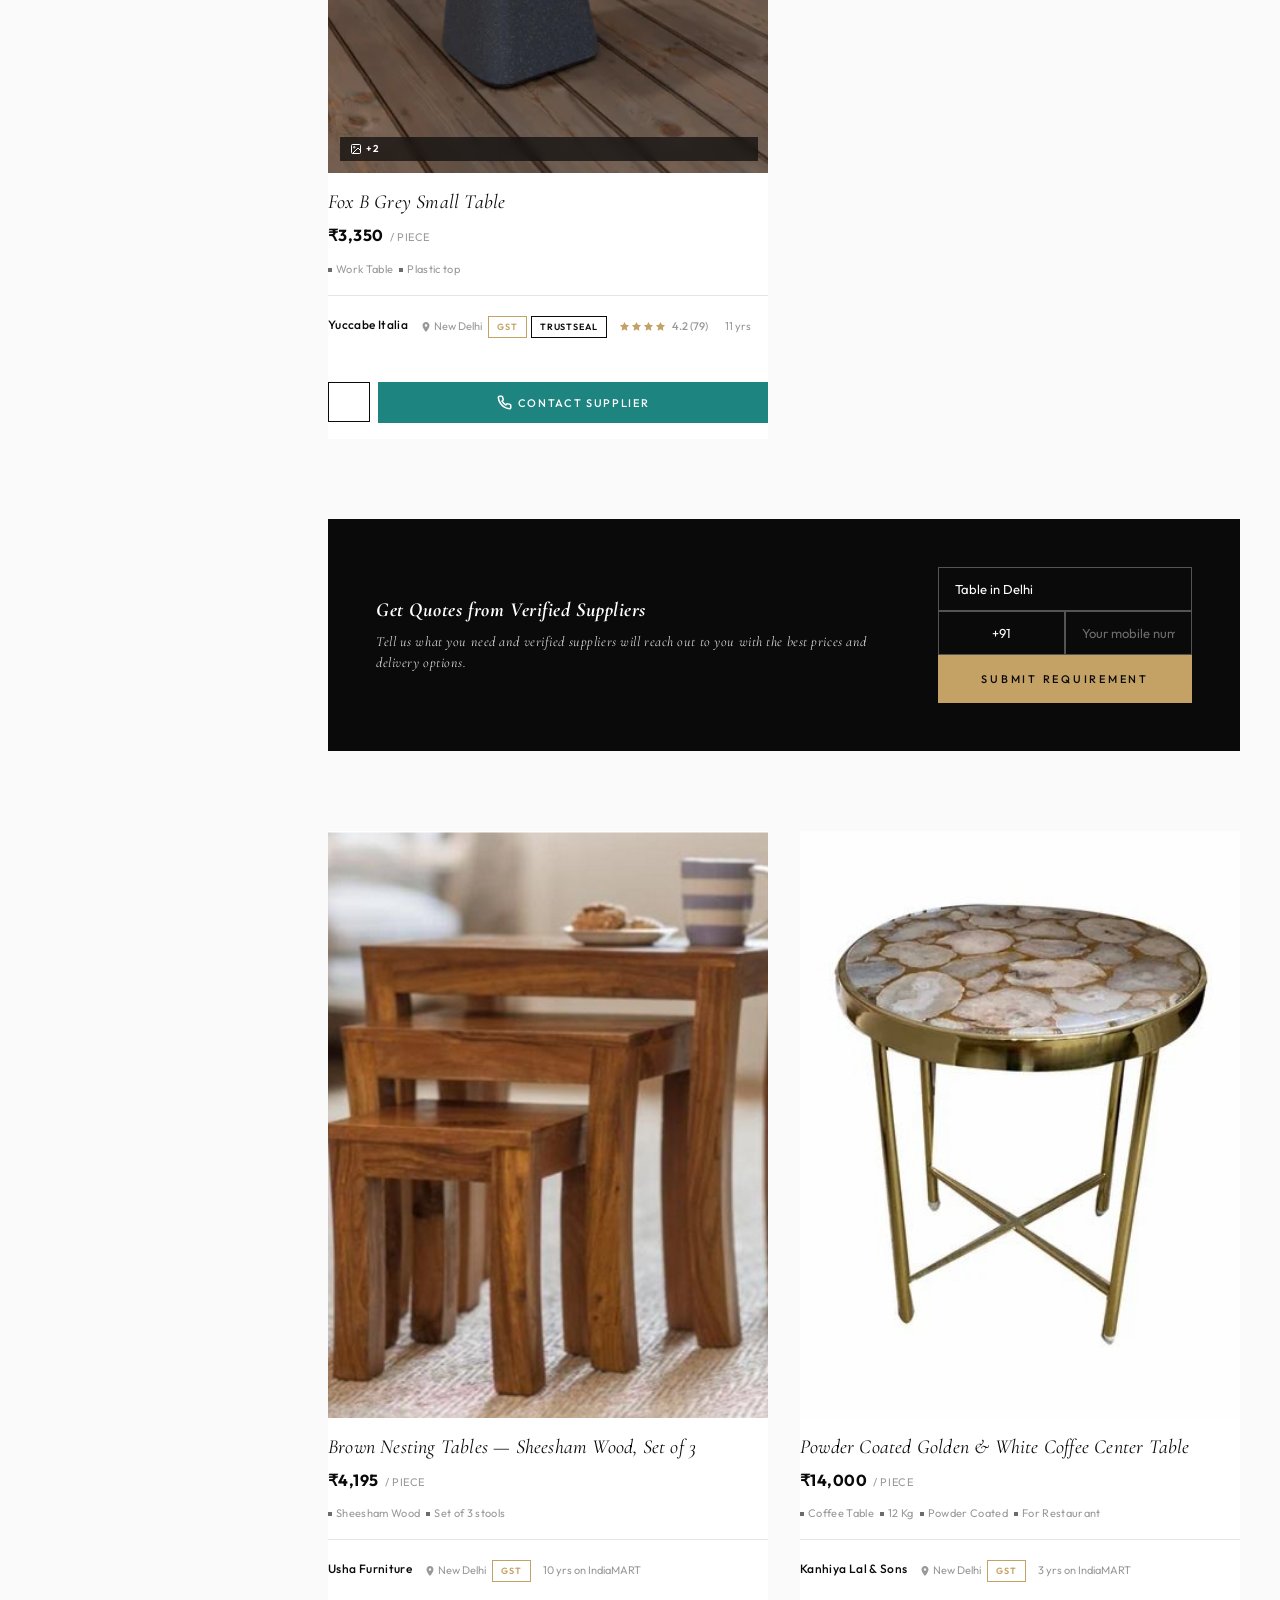
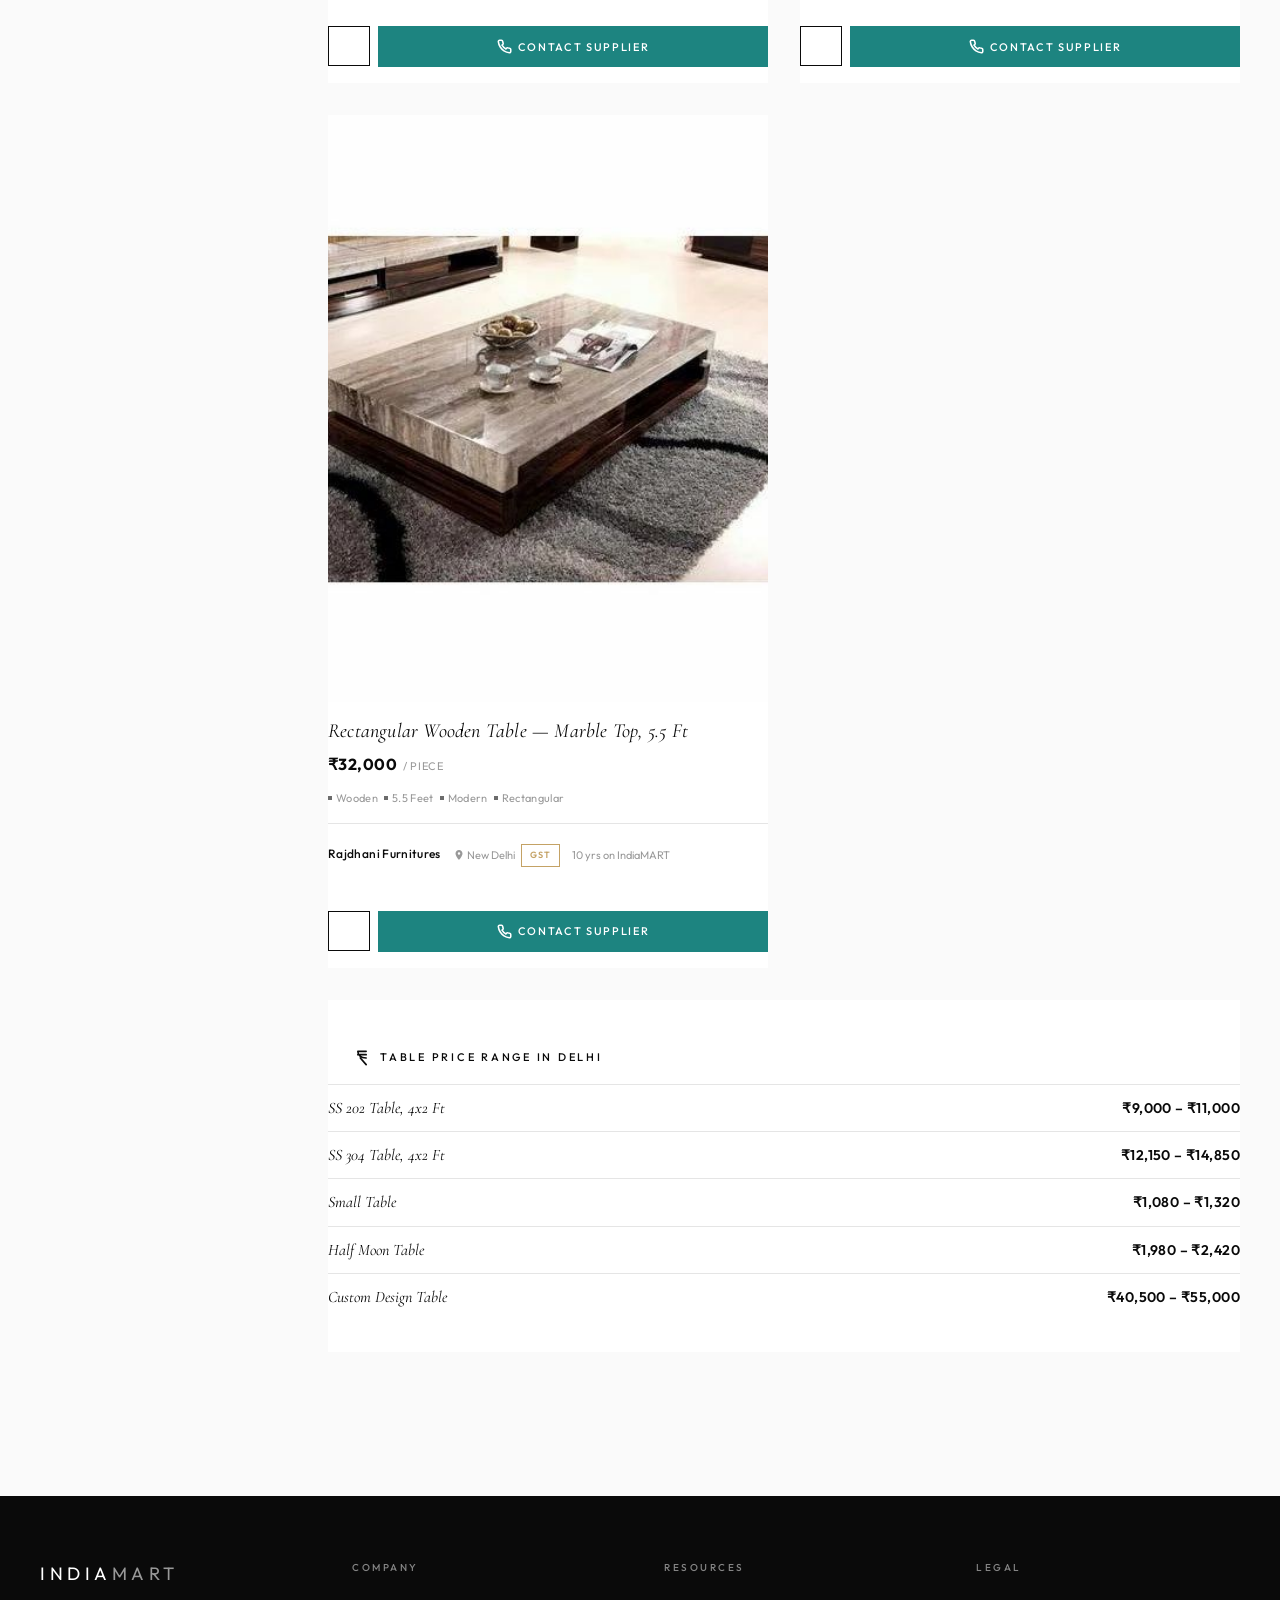
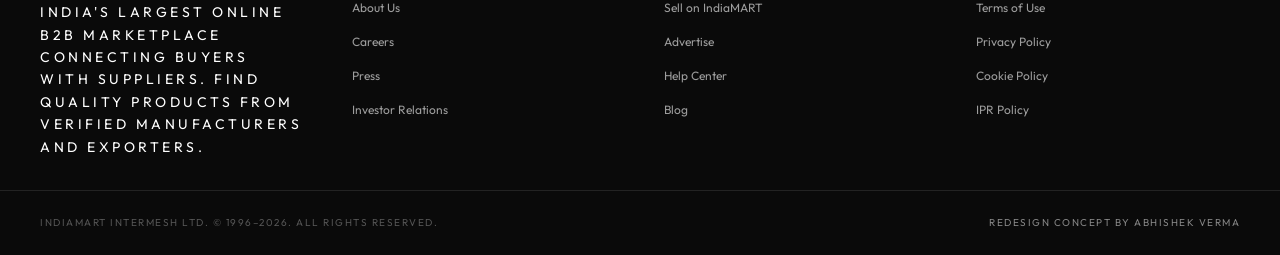
<file: variant-zara.html>
<!DOCTYPE html>
<html lang="en">
<head>
<meta charset="UTF-8">
<meta name="viewport" content="width=device-width, initial-scale=1.0">
<title>Table in Delhi — IndiaMART Redesign (Zara Style)</title>
<link rel="preconnect" href="https://fonts.googleapis.com">
<link href="https://fonts.googleapis.com/css2?family=Inter:wght@400;500;600;700&display=swap" rel="stylesheet">
<link id="theme-css" rel="stylesheet" href="theme-zara.css">
<style>
  :root {
    --primary: #1d8480;
    --primary-light: hsl(178,45%,85%);
    --primary-hover: hsl(178,63%,25%);
    --primary-active: hsl(178,63%,20%);
    --primary-disabled: hsl(178,20%,70%);
    --secondary: #2e3192;
    --secondary-hover: hsl(239,52%,32%);
    --secondary-light: hsl(239,40%,92%);
    --neutral-900: hsl(220,14%,10%);
    --neutral-700: hsl(220,8%,35%);
    --neutral-600: hsl(220,6%,46%);
    --neutral-400: hsl(220,8%,72%);
    --neutral-300: hsl(220,10%,84%);
    --neutral-200: hsl(220,14%,92%);
    --neutral-100: hsl(220,20%,97%);
    --success: #1a9e56;
    --destructive: #dc3545;
    --warning: #e89c0c;
    --info: #2483d4;
    --background: hsl(220,20%,97%);
    --card: #ffffff;
    --border: hsl(220,10%,84%);
    --shadow-depth-1: 0 1px 3px 0 rgba(30,42,58,0.06);
    --shadow-depth-2: 0 4px 12px -2px rgba(30,42,58,0.08);
    --shadow-depth-3: 0 12px 32px -4px rgba(30,42,58,0.12);
    --gold: #e89c0c;
  }

  * { margin: 0; padding: 0; box-sizing: border-box; }

  body {
    font-family: 'Inter', Arial, sans-serif;
    background: var(--background);
    color: var(--neutral-900);
    min-height: 100vh;
    -webkit-font-smoothing: antialiased;
    line-height: 1.5;
    overflow-x: hidden;
  }

  /* ─── DESKTOP TOP NAV ─── */
  .header {
    position: sticky;
    top: 0;
    z-index: 100;
    background: var(--primary);
    box-shadow: var(--shadow-depth-2);
  }

  .header-inner {
    max-width: 1280px;
    margin: 0 auto;
    padding: 0 32px;
    height: 64px;
    display: flex;
    align-items: center;
    gap: 24px;
  }

  .logo {
    display: flex;
    align-items: center;
    gap: 6px;
    flex-shrink: 0;
  }

  .logo svg { height: 24px; }

  .logo-text {
    font-size: 20px;
    font-weight: 700;
    color: #fff;
    letter-spacing: -.3px;
  }

  .logo-text span { color: hsl(178,45%,75%); }

  .search-bar {
    flex: 1;
    max-width: 560px;
    display: flex;
    align-items: center;
    background: #fff;
    border-radius: 8px;
    padding: 0 14px;
    height: 44px;
    gap: 10px;
    transition: box-shadow .2s;
  }

  .search-bar:focus-within {
    box-shadow: 0 0 0 3px rgba(255,255,255,.3);
  }

  .search-bar svg { color: var(--neutral-400); flex-shrink: 0; }

  .search-bar input {
    flex: 1;
    border: none;
    outline: none;
    font-size: 14px;
    font-family: inherit;
    color: var(--neutral-900);
    background: transparent;
  }

  .search-bar input::placeholder { color: var(--neutral-400); }

  .search-bar .cam-btn {
    background: none;
    border: none;
    color: var(--primary);
    cursor: pointer;
    padding: 4px;
    display: flex;
    align-items: center;
  }

  .header-nav {
    display: flex;
    align-items: center;
    gap: 8px;
    margin-left: auto;
    flex-shrink: 0;
  }

  .header-nav-link {
    display: flex;
    align-items: center;
    gap: 6px;
    padding: 8px 14px;
    color: rgba(255,255,255,.85);
    text-decoration: none;
    font-size: 14px;
    font-weight: 500;
    border-radius: 8px;
    transition: all .15s;
    cursor: pointer;
    background: none;
    border: none;
    font-family: inherit;
    position: relative;
  }

  .header-nav-link:hover {
    background: rgba(255,255,255,.12);
    color: #fff;
  }

  .header-nav-link svg { width: 20px; height: 20px; }

  .header-nav-link .badge {
    position: absolute;
    top: 2px;
    right: 4px;
    background: var(--destructive);
    color: #fff;
    font-size: 10px;
    font-weight: 700;
    width: 18px;
    height: 18px;
    border-radius: 50%;
    display: flex;
    align-items: center;
    justify-content: center;
  }

  /* ─── LAYOUT CONTAINER ─── */
  .page-container {
    max-width: 1280px;
    margin: 0 auto;
    padding: 0 32px;
  }

  /* ─── BREADCRUMB ─── */
  .breadcrumb {
    padding: 16px 0 0;
    font-size: 14px;
    color: var(--neutral-600);
    display: flex;
    align-items: center;
    gap: 6px;
  }

  .breadcrumb a {
    color: var(--neutral-700);
    text-decoration: none;
    transition: color .15s;
  }

  .breadcrumb a:hover { color: var(--primary); }

  .breadcrumb .sep { color: var(--neutral-400); }

  .breadcrumb .current {
    color: var(--neutral-900);
    font-weight: 500;
  }

  /* ─── PAGE TITLE ─── */
  .page-title-section {
    padding: 16px 0 24px;
    display: flex;
    align-items: baseline;
    justify-content: space-between;
    flex-wrap: wrap;
    gap: 8px;
  }

  .page-title-section h1 {
    font-size: 24px;
    font-weight: 700;
    letter-spacing: -.3px;
    color: var(--neutral-900);
  }

  .page-title-meta {
    display: flex;
    align-items: center;
    gap: 16px;
  }

  .page-title-section .price-range {
    font-size: 14px;
    color: var(--neutral-600);
  }

  .page-title-section .price-range strong {
    color: var(--primary);
    font-weight: 600;
  }

  .results-count {
    font-size: 14px;
    color: var(--neutral-600);
  }

  .results-count strong {
    color: var(--neutral-900);
    font-weight: 600;
  }

  .sort-btn {
    display: inline-flex;
    align-items: center;
    gap: 6px;
    font-size: 14px;
    font-weight: 500;
    color: var(--primary);
    background: var(--card);
    border: 2px solid var(--primary);
    border-radius: 8px;
    padding: 8px 16px;
    cursor: pointer;
    font-family: inherit;
    transition: all .15s;
  }

  .sort-btn:hover {
    background: var(--primary);
    color: #fff;
  }

  .sort-btn svg { width: 16px; height: 16px; }

  /* ─── SIDEBAR + CONTENT GRID ─── */
  .content-layout {
    display: grid;
    grid-template-columns: 280px 1fr;
    gap: 24px;
    padding-bottom: 48px;
  }

  /* ─── SIDEBAR ─── */
  .sidebar {
    display: flex;
    flex-direction: column;
    gap: 16px;
    position: sticky;
    top: 88px;
    align-self: start;
  }

  .sidebar-card {
    background: var(--card);
    border-radius: 12px;
    border: 1px solid var(--border);
    overflow: hidden;
  }

  .sidebar-card-header {
    padding: 14px 16px;
    font-size: 14px;
    font-weight: 700;
    color: var(--neutral-900);
    border-bottom: 1px solid var(--neutral-200);
    display: flex;
    align-items: center;
    gap: 8px;
  }

  .sidebar-card-header svg {
    width: 18px;
    height: 18px;
    color: var(--primary);
  }

  .sidebar-card-body {
    padding: 12px 16px 16px;
  }

  /* City pills in sidebar */
  .sidebar-city-pills {
    display: flex;
    flex-wrap: wrap;
    gap: 8px;
  }

  .city-pill {
    padding: 6px 14px;
    border-radius: 999px;
    font-size: 13px;
    font-weight: 500;
    border: 1.5px solid var(--border);
    background: #fff;
    color: var(--neutral-700);
    cursor: pointer;
    transition: all .15s;
    white-space: nowrap;
  }

  .city-pill.active {
    background: var(--primary);
    color: #fff;
    border-color: var(--primary);
  }

  .city-pill:not(.active):hover {
    border-color: var(--primary);
    color: var(--primary);
  }

  /* Filter chips in sidebar */
  .sidebar-filters {
    display: flex;
    flex-direction: column;
    gap: 8px;
  }

  .filter-chip {
    display: flex;
    align-items: center;
    gap: 8px;
    padding: 10px 14px;
    border-radius: 8px;
    font-size: 14px;
    font-weight: 500;
    border: 1.5px solid var(--border);
    background: #fff;
    color: var(--neutral-700);
    cursor: pointer;
    transition: all .15s;
    width: 100%;
    text-align: left;
    font-family: inherit;
  }

  .filter-chip:hover, .filter-chip.active {
    border-color: var(--primary);
    color: var(--primary);
    background: var(--primary-light);
  }

  .filter-chip svg { width: 16px; height: 16px; flex-shrink: 0; }

  /* Category chips in sidebar */
  .sidebar-categories {
    display: flex;
    flex-direction: column;
    gap: 10px;
  }

  .category-chip {
    display: flex;
    align-items: center;
    gap: 12px;
    cursor: pointer;
    padding: 6px;
    border-radius: 8px;
    transition: background .15s;
  }

  .category-chip:hover { background: var(--neutral-100); }

  .category-chip .cat-img {
    width: 48px;
    height: 48px;
    border-radius: 50%;
    background: var(--primary-light);
    overflow: hidden;
    border: 2px solid var(--neutral-200);
    transition: border-color .2s;
    flex-shrink: 0;
  }

  .category-chip:hover .cat-img { border-color: var(--primary); }

  .category-chip .cat-img img {
    width: 100%;
    height: 100%;
    object-fit: cover;
  }

  .category-chip .cat-name {
    font-size: 14px;
    font-weight: 500;
    color: var(--neutral-700);
  }

  /* ─── MAIN CONTENT ─── */
  .main-content {
    min-width: 0;
  }

  .content-top-bar {
    display: flex;
    align-items: center;
    justify-content: space-between;
    margin-bottom: 16px;
  }

  /* ─── PRODUCT GRID ─── */
  .product-grid {
    display: grid;
    grid-template-columns: repeat(3, 1fr);
    gap: 16px;
  }

  .product-card {
    display: flex;
    flex-direction: column;
    text-decoration: none;
    color: inherit;
    background: var(--card);
    border-radius: 12px;
    overflow: hidden;
    box-shadow: var(--shadow-depth-1);
    border: 1px solid var(--neutral-200);
    transition: box-shadow .2s, transform .2s;
    cursor: pointer;
  }

  .product-card:hover {
    box-shadow: var(--shadow-depth-2);
    transform: translateY(-2px);
  }

  /* Card image */
  .pc-image {
    position: relative;
    width: 100%;
    aspect-ratio: 4/3;
    overflow: hidden;
    background: var(--neutral-100);
  }

  .pc-image img {
    width: 100%;
    height: 100%;
    object-fit: cover;
    transition: transform .3s;
  }

  .product-card:hover .pc-image img {
    transform: scale(1.04);
  }

  .pc-image .img-count {
    position: absolute;
    bottom: 10px;
    right: 10px;
    background: rgba(0,0,0,.55);
    backdrop-filter: blur(4px);
    color: #fff;
    font-size: 11px;
    font-weight: 600;
    padding: 4px 10px;
    border-radius: 999px;
    display: flex;
    align-items: center;
    gap: 4px;
  }

  .pc-image .img-count svg { width: 12px; height: 12px; }

  .pc-image .wishlist-btn {
    position: absolute;
    top: 10px;
    right: 10px;
    width: 34px;
    height: 34px;
    border-radius: 50%;
    background: rgba(255,255,255,.92);
    backdrop-filter: blur(4px);
    border: none;
    display: flex;
    align-items: center;
    justify-content: center;
    cursor: pointer;
    box-shadow: var(--shadow-depth-1);
    transition: transform .15s;
    z-index: 2;
  }

  .pc-image .wishlist-btn:hover { transform: scale(1.1); }
  .pc-image .wishlist-btn:active { transform: scale(.9); }
  .pc-image .wishlist-btn svg { width: 16px; height: 16px; color: var(--neutral-600); }

  /* Card body */
  .pc-body {
    padding: 16px;
    display: flex;
    flex-direction: column;
    flex: 1;
  }

  .pc-body .pc-name {
    font-size: 14px;
    font-weight: 600;
    color: var(--neutral-900);
    line-height: 1.4;
    margin-bottom: 8px;
    display: -webkit-box;
    -webkit-line-clamp: 2;
    -webkit-box-orient: vertical;
    overflow: hidden;
    text-decoration: none;
  }

  .pc-price-row {
    display: flex;
    align-items: baseline;
    gap: 4px;
    margin-bottom: 10px;
  }

  .pc-price {
    font-size: 18px;
    font-weight: 700;
    color: var(--neutral-900);
    letter-spacing: -.3px;
  }

  .pc-price-unit {
    font-size: 12px;
    color: var(--neutral-600);
    font-weight: 400;
  }

  /* Specs */
  .pc-specs {
    display: flex;
    flex-wrap: wrap;
    gap: 4px 8px;
    margin-bottom: 12px;
  }

  .pc-spec {
    font-size: 12px;
    color: var(--neutral-600);
    display: flex;
    align-items: center;
    gap: 4px;
  }

  .pc-spec .dot {
    width: 4px;
    height: 4px;
    border-radius: 50%;
    background: var(--primary);
    flex-shrink: 0;
    opacity: .6;
  }

  /* Supplier strip */
  .pc-supplier {
    padding-top: 10px;
    border-top: 1px solid var(--neutral-200);
    margin-top: auto;
  }

  .pc-supplier-name {
    font-size: 12px;
    font-weight: 600;
    color: var(--neutral-900);
    white-space: nowrap;
    overflow: hidden;
    text-overflow: ellipsis;
    text-decoration: none;
    display: block;
    position: relative;
    z-index: 2;
  }

  .pc-supplier-name:hover { color: var(--primary); }

  .pc-supplier-meta {
    display: flex;
    align-items: center;
    gap: 6px;
    margin-top: 4px;
    flex-wrap: wrap;
  }

  .pc-supplier-meta .loc {
    font-size: 11px;
    color: var(--neutral-600);
    display: flex;
    align-items: center;
    gap: 2px;
  }

  .pc-supplier-meta .loc svg { width: 12px; height: 12px; }

  .trust-badges {
    display: flex;
    align-items: center;
    gap: 4px;
  }

  .trust-badge {
    font-size: 10px;
    font-weight: 700;
    padding: 2px 6px;
    border-radius: 4px;
    letter-spacing: .3px;
  }

  .trust-badge.gst {
    background: var(--secondary-light);
    color: var(--secondary);
  }

  .trust-badge.trust {
    background: var(--primary-light);
    color: var(--primary);
  }

  .pc-supplier-rating {
    display: flex;
    align-items: center;
    gap: 4px;
    margin-top: 4px;
  }

  .pc-supplier-rating .stars {
    display: flex;
    gap: 1px;
  }

  .pc-supplier-rating .stars svg { width: 11px; height: 11px; color: var(--gold); }

  .pc-supplier-rating .rating-text {
    font-size: 11px;
    color: var(--neutral-600);
    font-weight: 500;
  }

  .pc-supplier-rating .yrs {
    font-size: 11px;
    color: var(--neutral-600);
    margin-left: 4px;
    padding-left: 6px;
    border-left: 1px solid var(--border);
  }

  /* CTA Row */
  .pc-cta-row {
    display: flex;
    gap: 8px;
    margin-top: 12px;
  }

  .pc-cta {
    flex: 1;
    padding: 10px 8px;
    background: var(--primary);
    color: #fff;
    border: none;
    border-radius: 8px;
    font-size: 13px;
    font-weight: 600;
    font-family: inherit;
    cursor: pointer;
    transition: background .15s;
    display: flex;
    align-items: center;
    justify-content: center;
    gap: 6px;
    position: relative;
    z-index: 2;
  }

  .pc-cta:hover { background: var(--primary-hover); }
  .pc-cta svg { width: 15px; height: 15px; }

  .pc-cta-whatsapp {
    width: 40px;
    height: 40px;
    flex-shrink: 0;
    background: #fff;
    color: #25D366;
    border: 1.5px solid var(--neutral-300);
    border-radius: 8px;
    cursor: pointer;
    transition: all .15s;
    display: flex;
    align-items: center;
    justify-content: center;
    padding: 0;
    position: relative;
    z-index: 2;
  }

  .pc-cta-whatsapp:hover { border-color: #25D366; background: #f0faf3; }
  .pc-cta-whatsapp svg { width: 20px; height: 20px; }

  /* ─── QUOTE BANNER (full width in grid) ─── */
  .quote-banner-wrapper {
    grid-column: 1 / -1;
  }

  .quote-banner {
    padding: 32px 40px;
    background: linear-gradient(135deg, var(--secondary-hover) 0%, var(--secondary) 100%);
    border-radius: 12px;
    color: #fff;
    display: grid;
    grid-template-columns: 1fr 1fr;
    gap: 32px;
    align-items: center;
  }

  .quote-banner-text h3 {
    font-size: 20px;
    font-weight: 700;
    margin-bottom: 8px;
  }

  .quote-banner-text p {
    font-size: 14px;
    opacity: .85;
    line-height: 1.5;
  }

  .quote-banner-form {
    display: flex;
    flex-direction: column;
    gap: 8px;
  }

  .quote-banner-form input {
    width: 100%;
    padding: 12px 14px;
    border-radius: 8px;
    border: none;
    font-size: 14px;
    font-family: inherit;
    background: rgba(255,255,255,.95);
    color: var(--neutral-900);
    height: 44px;
  }

  .quote-banner-form input::placeholder { color: var(--neutral-400); }

  .quote-banner .phone-row {
    display: flex;
    gap: 8px;
  }

  .quote-banner .country-code {
    background: rgba(255,255,255,.95);
    border: none;
    border-radius: 8px;
    padding: 12px 10px;
    font-size: 14px;
    font-family: inherit;
    color: var(--neutral-900);
    width: 64px;
    text-align: center;
    height: 44px;
  }

  .quote-banner .phone-row input { flex: 1; }

  .quote-banner .submit-btn {
    width: 100%;
    padding: 12px;
    background: #fff;
    color: var(--primary-active);
    border: none;
    border-radius: 8px;
    font-size: 14px;
    font-weight: 700;
    font-family: inherit;
    cursor: pointer;
    transition: all .15s;
    height: 48px;
  }

  .quote-banner .submit-btn:hover {
    background: var(--neutral-100);
    transform: translateY(-1px);
  }

  /* ─── PRICE TABLE ─── */
  .price-section {
    margin-top: 48px;
    background: var(--card);
    border-radius: 12px;
    overflow: hidden;
    border: 1px solid var(--border);
    box-shadow: var(--shadow-depth-1);
  }

  .price-section-header {
    padding: 16px 24px;
    font-size: 16px;
    font-weight: 700;
    border-bottom: 1px solid var(--neutral-200);
    display: flex;
    align-items: center;
    gap: 8px;
    color: var(--neutral-900);
  }

  .price-section-header svg { color: var(--primary); width: 20px; height: 20px; }

  .price-table {
    width: 100%;
  }

  .price-row {
    display: flex;
    align-items: center;
    justify-content: space-between;
    padding: 14px 24px;
    border-bottom: 1px solid var(--neutral-200);
    font-size: 14px;
    transition: background .1s;
  }

  .price-row:last-child { border-bottom: none; }
  .price-row:hover { background: var(--primary-light); }

  .price-row .item-name {
    flex: 1;
    color: var(--neutral-700);
    line-height: 1.4;
    padding-right: 16px;
  }

  .price-row .item-price {
    font-weight: 600;
    color: var(--neutral-900);
    white-space: nowrap;
  }

  /* ─── FOOTER ─── */
  .footer {
    background: var(--neutral-900);
    color: rgba(255,255,255,.7);
    margin-top: 48px;
  }

  .footer-inner {
    max-width: 1280px;
    margin: 0 auto;
    padding: 48px 32px 32px;
    display: grid;
    grid-template-columns: 2fr 1fr 1fr 1fr;
    gap: 48px;
  }

  .footer-brand .logo-text {
    font-size: 22px;
    margin-bottom: 12px;
  }

  .footer-brand p {
    font-size: 14px;
    line-height: 1.6;
    max-width: 300px;
  }

  .footer-col h4 {
    color: #fff;
    font-size: 14px;
    font-weight: 600;
    margin-bottom: 16px;
    text-transform: uppercase;
    letter-spacing: .5px;
  }

  .footer-col ul {
    list-style: none;
    display: flex;
    flex-direction: column;
    gap: 10px;
  }

  .footer-col ul li a {
    color: rgba(255,255,255,.6);
    text-decoration: none;
    font-size: 14px;
    transition: color .15s;
  }

  .footer-col ul li a:hover { color: #fff; }

  .footer-bottom {
    border-top: 1px solid rgba(255,255,255,.1);
    max-width: 1280px;
    margin: 0 auto;
    padding: 20px 32px;
    display: flex;
    align-items: center;
    justify-content: space-between;
    font-size: 13px;
  }

  .footer-bottom a {
    color: rgba(255,255,255,.5);
    text-decoration: none;
  }

  .footer-bottom a:hover { color: rgba(255,255,255,.8); }

  /* ─── ANIMATIONS ─── */
  @keyframes fadeUp {
    from { opacity: 0; transform: translateY(16px); }
    to { opacity: 1; transform: translateY(0); }
  }

  .product-card {
    animation: fadeUp .4s ease both;
  }

  .product-card:nth-child(1) { animation-delay: .05s; }
  .product-card:nth-child(2) { animation-delay: .1s; }
  .product-card:nth-child(3) { animation-delay: .15s; }
  .product-card:nth-child(4) { animation-delay: .2s; }
  .product-card:nth-child(5) { animation-delay: .25s; }
  .product-card:nth-child(6) { animation-delay: .3s; }
  .product-card:nth-child(7) { animation-delay: .35s; }

  /* ─── MOBILE ELEMENTS (hidden on desktop) ─── */
  .mobile-filter-btn { display: none; }
  .mobile-bottom-nav { display: none; }
  .filter-overlay { display: none; }
  .mobile-hamburger { display: none; }
  .mobile-header-actions { display: none; }
  .sidebar-close { display: none; }
  .mobile-scroll-bar { display: none; }

  /* ─── RESPONSIVE: LARGE DESKTOP → SMALL DESKTOP ─── */
  @media (max-width: 1200px) {
    .product-grid {
      grid-template-columns: repeat(2, 1fr);
    }
    .quote-banner {
      grid-template-columns: 1fr;
      gap: 20px;
    }
    .footer-inner {
      grid-template-columns: 1fr 1fr;
      gap: 32px;
    }
  }

  @media (max-width: 1024px) {
    .content-layout {
      grid-template-columns: 240px 1fr;
      gap: 16px;
    }
    .page-container {
      padding: 0 24px;
    }
    .header-inner {
      padding: 0 24px;
    }
  }

  /* ─── RESPONSIVE: TABLET (≤ 860px) ─── */
  @media (max-width: 860px) {
    .header-nav-link span:not(.badge) {
      display: none;
    }
    .header-nav-link {
      padding: 8px;
    }
    .header-nav {
      gap: 4px;
    }
    .content-layout {
      grid-template-columns: 1fr;
      gap: 0;
    }
    .sidebar {
      display: none;
      position: fixed;
      top: 0;
      left: 0;
      width: 320px;
      max-width: 85vw;
      height: 100vh;
      max-height: 100vh;
      z-index: 200;
      background: var(--background);
      padding: 16px;
      overflow-y: auto;
      box-shadow: var(--shadow-depth-3);
      animation: slideInLeft .25s ease;
    }
    .sidebar.open { display: flex; }
    @keyframes slideInLeft {
      from { transform: translateX(-100%); opacity: 0; }
      to { transform: translateX(0); opacity: 1; }
    }
    .filter-overlay {
      display: none;
      position: fixed;
      inset: 0;
      background: rgba(0,0,0,.4);
      z-index: 199;
      backdrop-filter: blur(2px);
    }
    .filter-overlay.open { display: block; }
    .mobile-filter-btn {
      display: inline-flex;
      align-items: center;
      gap: 6px;
      padding: 10px 18px;
      background: var(--card);
      border: 1.5px solid var(--primary);
      border-radius: 8px;
      font-size: 14px;
      font-weight: 600;
      color: var(--primary);
      cursor: pointer;
      font-family: inherit;
      transition: all .15s;
    }
    .mobile-filter-btn:hover {
      background: var(--primary);
      color: #fff;
    }
    .mobile-filter-btn svg { width: 16px; height: 16px; }
    .content-top-bar {
      flex-wrap: wrap;
      gap: 8px;
    }
    .product-grid {
      grid-template-columns: repeat(2, 1fr);
      gap: 12px;
    }
    .page-title-section {
      flex-direction: column;
      gap: 8px;
    }
    .page-title-meta {
      width: 100%;
      justify-content: space-between;
    }
    .footer-inner {
      grid-template-columns: 1fr 1fr;
      gap: 24px;
      padding: 32px 24px 24px;
    }
  }

  /* ─── RESPONSIVE: MOBILE (≤ 600px) ─── */
  @media (max-width: 600px) {
    .page-container { padding: 0 16px; }
    .header-inner {
      padding: 0 10px;
      height: 52px;
      gap: 8px;
    }
    .logo { gap: 4px; }
    .logo svg { height: 20px; width: 20px; }
    .logo-text { font-size: 15px; letter-spacing: -.2px; }
    .search-bar {
      height: 38px;
      padding: 0 10px;
      border-radius: 8px;
      min-width: 0;
      flex: 1;
    }
    .search-bar input { font-size: 13px; }
    .search-bar .cam-btn { padding: 2px; }
    .search-bar .cam-btn svg { width: 18px; height: 18px; }
    .header-nav { display: none; }

    /* Mobile header icons */
    .mobile-header-actions {
      display: flex;
      align-items: center;
      gap: 4px;
      flex-shrink: 0;
    }
    .mobile-header-actions button {
      background: none;
      border: none;
      color: rgba(255,255,255,.85);
      cursor: pointer;
      padding: 6px;
      display: flex;
      align-items: center;
      justify-content: center;
      border-radius: 8px;
      transition: background .15s;
      position: relative;
    }
    .mobile-header-actions button:hover { background: rgba(255,255,255,.12); }
    .mobile-header-actions svg { width: 22px; height: 22px; }
    .mobile-header-actions .badge {
      position: absolute;
      top: 0; right: 0;
      background: var(--destructive);
      color: #fff;
      font-size: 9px;
      font-weight: 700;
      width: 16px; height: 16px;
      border-radius: 50%;
      display: flex;
      align-items: center;
      justify-content: center;
    }

    /* Horizontal scroll bars below header */
    .mobile-scroll-bar {
      display: block;
      background: var(--card);
      border-bottom: 1px solid var(--neutral-200);
      overflow: hidden;
    }
    .mobile-scroll-bar.sticky-scroll {
      position: sticky;
      top: 56px;
      z-index: 90;
    }
    .mobile-scroll-inner {
      display: flex;
      gap: 8px;
      padding: 10px 16px;
      overflow-x: auto;
      -webkit-overflow-scrolling: touch;
      scrollbar-width: none;
    }
    .mobile-scroll-inner::-webkit-scrollbar { display: none; }
    .mobile-scroll-inner .city-pill,
    .mobile-scroll-inner .filter-chip {
      flex-shrink: 0;
      white-space: nowrap;
    }
    .mobile-scroll-inner .filter-chip {
      display: inline-flex;
      width: auto;
      padding: 8px 14px;
      font-size: 13px;
    }

    /* Breadcrumb */
    .breadcrumb {
      font-size: 12px;
      padding: 12px 0 0;
      overflow-x: auto;
      white-space: nowrap;
      -webkit-overflow-scrolling: touch;
    }
    .page-title-section h1 { font-size: 20px; }
    .page-title-section { padding: 12px 0 16px; }

    /* ─── FULL-WIDTH PRODUCT CARDS ─── */
    .product-grid {
      grid-template-columns: 1fr;
      gap: 12px;
    }
    .product-card {
      display: grid;
      grid-template-columns: 130px 1fr;
    }
    .pc-image {
      aspect-ratio: auto;
      border-radius: 12px 0 0 12px;
      height: 100%;
    }
    .pc-image img { border-radius: 12px 0 0 12px; }
    .pc-image .wishlist-btn { display: none; }
    .pc-image .img-count {
      bottom: 6px; right: 6px;
      font-size: 10px;
      padding: 3px 7px;
    }
    .pc-body { padding: 12px 14px; position: relative; }
    .pc-name { font-size: 14px !important; }
    .pc-price { font-size: 16px; }
    .pc-price-unit { font-size: 11px; }
    .pc-price-row { margin-bottom: 6px; }
    .pc-specs {
      display: flex;
      flex-wrap: wrap;
      gap: 2px 6px;
      margin-bottom: 8px;
    }
    .pc-spec { font-size: 11px; }
    .pc-supplier { padding-top: 8px; }
    .pc-supplier-name { font-size: 12px; }
    .pc-supplier-meta .loc { font-size: 10px; }
    .pc-supplier-rating .stars svg { width: 10px; height: 10px; }
    .pc-supplier-rating .rating-text { font-size: 10px; }
    .pc-cta-row {
      flex-direction: row;
      gap: 6px;
      margin-top: 8px;
    }
    .pc-cta { padding: 8px 10px; font-size: 12px; border-radius: 8px; }
    .pc-cta svg { width: 13px; height: 13px; }
    .pc-cta-whatsapp {
      width: 36px; height: 36px;
      flex-shrink: 0;
      border-radius: 8px;
    }
    .pc-cta-whatsapp svg { width: 18px; height: 18px; }

    /* Quote banner */
    .quote-banner-wrapper .quote-banner {
      padding: 20px 16px;
      grid-template-columns: 1fr;
      gap: 16px;
    }
    .quote-banner-wrapper .product-card { display: flex; flex-direction: column; }
    .quote-banner-text h3 { font-size: 16px; }
    .quote-banner-text p { font-size: 13px; }
    .quote-banner-form input, .quote-banner .country-code { height: 40px; font-size: 13px; }
    .quote-banner .submit-btn { height: 44px; font-size: 13px; }

    /* Price & footer */
    .price-section { margin-top: 24px; }
    .price-section-header { padding: 14px 16px; font-size: 14px; }
    .price-row { padding: 12px 16px; font-size: 13px; }
    .footer-inner {
      grid-template-columns: 1fr;
      gap: 24px;
      padding: 32px 16px 24px;
    }
    .footer-brand p { max-width: none; }
    .footer-bottom {
      flex-direction: column;
      gap: 8px;
      text-align: center;
      padding: 16px;
      font-size: 12px;
    }

    /* Mobile bottom nav */
    .mobile-bottom-nav {
      display: flex;
      position: fixed;
      bottom: 0; left: 0; right: 0;
      background: var(--card);
      border-top: 1px solid var(--neutral-200);
      z-index: 100;
      padding: 6px 0;
      padding-bottom: max(6px, env(safe-area-inset-bottom));
      box-shadow: 0 -2px 10px rgba(0,0,0,.06);
      justify-content: space-around;
      align-items: center;
    }
    .mobile-bottom-nav .nav-item {
      display: flex;
      flex-direction: column;
      align-items: center;
      gap: 2px;
      padding: 4px 12px;
      color: var(--neutral-600);
      text-decoration: none;
      font-size: 10px;
      font-weight: 500;
      cursor: pointer;
      background: none;
      border: none;
      font-family: inherit;
      transition: color .15s;
    }
    .mobile-bottom-nav .nav-item.active { color: var(--primary); }
    .mobile-bottom-nav .nav-item svg { width: 22px; height: 22px; }
    .mobile-bottom-nav .nav-item.post-btn {
      position: relative;
      top: -12px;
      background: var(--primary);
      color: #fff;
      width: 48px; height: 48px;
      border-radius: 50%;
      padding: 0;
      box-shadow: 0 4px 14px rgba(29,132,128,.35);
      justify-content: center;
      font-size: 0;
    }
    .mobile-bottom-nav .nav-item.post-btn svg { width: 24px; height: 24px; }
    .footer { padding-bottom: 72px; }

    /* Sidebar fullscreen on mobile */
    .sidebar {
      width: 100%;
      max-width: 100vw;
      border-radius: 0;
    }
    .sidebar-close {
      display: flex;
      align-items: center;
      justify-content: space-between;
      padding: 0 0 16px;
      border-bottom: 1px solid var(--neutral-200);
      margin-bottom: 8px;
    }
    .sidebar-close-title { font-size: 18px; font-weight: 700; color: var(--neutral-900); }
    .sidebar-close-btn {
      background: none; border: none; padding: 8px;
      cursor: pointer; color: var(--neutral-600);
      display: flex; align-items: center;
      border-radius: 8px; transition: background .15s;
    }
    .sidebar-close-btn:hover { background: var(--neutral-200); }
    .sidebar-close-btn svg { width: 22px; height: 22px; }
  }

  /* ─── SCROLLBAR ─── */
  .sidebar::-webkit-scrollbar {
    width: 4px;
  }
  .sidebar::-webkit-scrollbar-track {
    background: transparent;
  }
  .sidebar::-webkit-scrollbar-thumb {
    background: var(--neutral-300);
    border-radius: 4px;
  }
</style>
</head>
<body>

<!-- ═══ HEADER ═══ -->
<header class="header">
  <div class="header-inner">
    <div class="logo">
      <svg viewBox="0 0 24 24" fill="none"><circle cx="12" cy="12" r="10" fill="#fff"/><path d="M7 12l3 3 7-7" stroke="#1d8480" stroke-width="2.5" stroke-linecap="round" stroke-linejoin="round"/></svg>
      <span class="logo-text">India<span>MART</span></span>
    </div>
    <div class="search-bar">
      <svg width="18" height="18" viewBox="0 0 24 24" fill="none" stroke="currentColor" stroke-width="2.2" stroke-linecap="round"><circle cx="11" cy="11" r="8"/><path d="M21 21l-4.35-4.35"/></svg>
      <input type="text" placeholder="Search for tables, furniture, electronics..." value="Table">
      <button class="cam-btn" aria-label="Search by image">
        <svg width="20" height="20" viewBox="0 0 24 24" fill="none" stroke="currentColor" stroke-width="2" stroke-linecap="round"><path d="M23 19a2 2 0 01-2 2H3a2 2 0 01-2-2V8a2 2 0 012-2h4l2-3h6l2 3h4a2 2 0 012 2z"/><circle cx="12" cy="13" r="4"/></svg>
      </button>
    </div>
    <nav class="header-nav">
      <button class="header-nav-link" aria-label="Notifications">
        <svg viewBox="0 0 24 24" fill="none" stroke="currentColor" stroke-width="2" stroke-linecap="round"><path d="M18 8A6 6 0 006 8c0 7-3 9-3 9h18s-3-2-3-9"/><path d="M13.73 21a2 2 0 01-3.46 0"/></svg>
        <span class="badge">3</span>
      </button>
      <button class="header-nav-link">
        <svg viewBox="0 0 24 24" fill="none" stroke="currentColor" stroke-width="2" stroke-linecap="round"><path d="M21 15a2 2 0 01-2 2H7l-4 4V5a2 2 0 012-2h14a2 2 0 012 2z"/></svg>
        Messages
      </button>
      <button class="header-nav-link">
        <svg viewBox="0 0 24 24" fill="none" stroke="currentColor" stroke-width="2" stroke-linecap="round"><path d="M20.84 4.61a5.5 5.5 0 00-7.78 0L12 5.67l-1.06-1.06a5.5 5.5 0 00-7.78 7.78l1.06 1.06L12 21.23l7.78-7.78 1.06-1.06a5.5 5.5 0 000-7.78z"/></svg>
        Saved
      </button>
      <button class="header-nav-link">
        <svg viewBox="0 0 24 24" fill="none" stroke="currentColor" stroke-width="2" stroke-linecap="round"><path d="M20 21v-2a4 4 0 00-4-4H8a4 4 0 00-4 4v2"/><circle cx="12" cy="7" r="4"/></svg>
        Account
      </button>
    </nav>
    <!-- Mobile header icons (visible ≤600px) -->
    <div class="mobile-header-actions">
      <button aria-label="Notifications">
        <svg viewBox="0 0 24 24" fill="none" stroke="currentColor" stroke-width="2" stroke-linecap="round"><path d="M18 8A6 6 0 006 8c0 7-3 9-3 9h18s-3-2-3-9"/><path d="M13.73 21a2 2 0 01-3.46 0"/></svg>
        <span class="badge">3</span>
      </button>
      <button aria-label="Account">
        <svg viewBox="0 0 24 24" fill="none" stroke="currentColor" stroke-width="2" stroke-linecap="round"><path d="M20 21v-2a4 4 0 00-4-4H8a4 4 0 00-4 4v2"/><circle cx="12" cy="7" r="4"/></svg>
      </button>
    </div>
  </div>
</header>

<!-- Mobile horizontal scroll: City pills -->
<div class="mobile-scroll-bar">
  <div class="mobile-scroll-inner">
    <span class="city-pill active">Delhi</span>
    <span class="city-pill">Gurugram</span>
    <span class="city-pill">Noida</span>
    <span class="city-pill">Ghaziabad</span>
    <span class="city-pill">Faridabad</span>
    <span class="city-pill">Greater Noida</span>
    <span class="city-pill">Sonipat</span>
    <span class="city-pill">Rohtak</span>
    <span class="city-pill">Meerut</span>
  </div>
</div>

<!-- Mobile horizontal scroll: Filter chips (sticky) -->
<div class="mobile-scroll-bar sticky-scroll">
  <div class="mobile-scroll-inner">
    <button class="filter-chip" onclick="openSidebar()">
      <svg width="14" height="14" viewBox="0 0 24 24" fill="none" stroke="currentColor" stroke-width="2" stroke-linecap="round"><line x1="4" y1="21" x2="4" y2="14"/><line x1="4" y1="10" x2="4" y2="3"/><line x1="12" y1="21" x2="12" y2="12"/><line x1="12" y1="8" x2="12" y2="3"/><line x1="20" y1="21" x2="20" y2="16"/><line x1="20" y1="12" x2="20" y2="3"/></svg>
      Filters
    </button>
    <button class="filter-chip">Below &#8377;2,000</button>
    <button class="filter-chip">&#8377;2K &ndash; &#8377;5K</button>
    <button class="filter-chip">&#8377;5K &ndash; &#8377;15K</button>
    <button class="filter-chip">Above &#8377;15K</button>
    <button class="filter-chip active">
      <svg width="14" height="14" viewBox="0 0 24 24" fill="none" stroke="currentColor" stroke-width="2" stroke-linecap="round"><path d="M22 11.08V12a10 10 0 11-5.93-9.14"/><polyline points="22 4 12 14.01 9 11.01"/></svg>
      Verified Only
    </button>
  </div>
</div>

<div class="page-container">

  <!-- ═══ BREADCRUMB ═══ -->
  <nav class="breadcrumb">
    <a href="#">Home</a> <span class="sep">/</span>
    <a href="#">Furniture</a> <span class="sep">/</span>
    <a href="#">Table</a> <span class="sep">/</span>
    <span class="current">Delhi</span>
  </nav>

  <!-- ═══ TITLE ═══ -->
  <div class="page-title-section">
    <div>
      <h1>Tables in Delhi</h1>
      <p class="price-range">Starting from <strong>&#8377;3,350</strong> &middot; Updated Jan 2026</p>
    </div>
    <div class="page-title-meta">
      <span class="results-count">Showing <strong>250+</strong> suppliers</span>
      <button class="sort-btn">
        <svg viewBox="0 0 24 24" fill="none" stroke="currentColor" stroke-width="2.5" stroke-linecap="round"><path d="M11 5h10M11 9h7M11 13h4M3 17l3 3 3-3M6 18V4"/></svg>
        Sort
      </button>
    </div>
  </div>

  <!-- ═══ SIDEBAR + CONTENT ═══ -->
  <div class="content-layout">

    <!-- Filter Overlay (mobile) -->
    <div class="filter-overlay" id="filterOverlay" onclick="closeSidebar()"></div>

    <!-- SIDEBAR -->
    <aside class="sidebar" id="sidebar">
      <!-- Close button (visible on mobile only) -->
      <div class="sidebar-close">
        <span class="sidebar-close-title">Filters</span>
        <button class="sidebar-close-btn" onclick="closeSidebar()" aria-label="Close filters">
          <svg viewBox="0 0 24 24" fill="none" stroke="currentColor" stroke-width="2.5" stroke-linecap="round"><path d="M18 6L6 18M6 6l12 12"/></svg>
        </button>
      </div>

      <!-- Location Filter -->
      <div class="sidebar-card">
        <div class="sidebar-card-header">
          <svg viewBox="0 0 24 24" fill="none" stroke="currentColor" stroke-width="2" stroke-linecap="round"><path d="M21 10c0 7-9 13-9 13s-9-6-9-13a9 9 0 0118 0z"/><circle cx="12" cy="10" r="3"/></svg>
          Location
        </div>
        <div class="sidebar-card-body">
          <div class="sidebar-city-pills">
            <span class="city-pill active">Delhi</span>
            <span class="city-pill">Gurugram</span>
            <span class="city-pill">Noida</span>
            <span class="city-pill">Ghaziabad</span>
            <span class="city-pill">Faridabad</span>
            <span class="city-pill">Greater Noida</span>
            <span class="city-pill">Sonipat</span>
            <span class="city-pill">Rohtak</span>
            <span class="city-pill">Meerut</span>
          </div>
        </div>
      </div>

      <!-- Price Filter -->
      <div class="sidebar-card">
        <div class="sidebar-card-header">
          <svg viewBox="0 0 24 24" fill="none" stroke="currentColor" stroke-width="2" stroke-linecap="round"><path d="M7 4h10M7 8h10M7 4c0 4 3 8 10 8M17 20L10 12" stroke-linejoin="round"/></svg>
          Price Range
        </div>
        <div class="sidebar-card-body">
          <div class="sidebar-filters">
            <button class="filter-chip">Below &#8377;2,000</button>
            <button class="filter-chip">&#8377;2K &ndash; &#8377;5K</button>
            <button class="filter-chip">&#8377;5K &ndash; &#8377;15K</button>
            <button class="filter-chip">Above &#8377;15K</button>
          </div>
        </div>
      </div>

      <!-- Filters -->
      <div class="sidebar-card">
        <div class="sidebar-card-header">
          <svg viewBox="0 0 24 24" fill="none" stroke="currentColor" stroke-width="2" stroke-linecap="round"><line x1="4" y1="21" x2="4" y2="14"/><line x1="4" y1="10" x2="4" y2="3"/><line x1="12" y1="21" x2="12" y2="12"/><line x1="12" y1="8" x2="12" y2="3"/><line x1="20" y1="21" x2="20" y2="16"/><line x1="20" y1="12" x2="20" y2="3"/></svg>
          Filters
        </div>
        <div class="sidebar-card-body">
          <div class="sidebar-filters">
            <button class="filter-chip active">
              <svg viewBox="0 0 24 24" fill="none" stroke="currentColor" stroke-width="2" stroke-linecap="round"><path d="M22 11.08V12a10 10 0 11-5.93-9.14"/><polyline points="22 4 12 14.01 9 11.01"/></svg>
              Verified Only
            </button>
            <button class="filter-chip">
              <svg viewBox="0 0 24 24" fill="none" stroke="currentColor" stroke-width="2" stroke-linecap="round"><path d="M12 2l3.09 6.26L22 9.27l-5 4.87 1.18 6.88L12 17.77l-6.18 3.25L7 14.14 2 9.27l6.91-1.01L12 2z"/></svg>
              4+ Rating
            </button>
            <button class="filter-chip">
              <svg viewBox="0 0 24 24" fill="none" stroke="currentColor" stroke-width="2" stroke-linecap="round"><rect x="1" y="3" width="15" height="13"/><polygon points="23 7 16 12 16 2 23 7"/></svg>
              With Video
            </button>
          </div>
        </div>
      </div>

      <!-- Categories -->
      <div class="sidebar-card">
        <div class="sidebar-card-header">
          <svg viewBox="0 0 24 24" fill="none" stroke="currentColor" stroke-width="2" stroke-linecap="round"><rect x="3" y="3" width="7" height="7"/><rect x="14" y="3" width="7" height="7"/><rect x="3" y="14" width="7" height="7"/><rect x="14" y="14" width="7" height="7"/></svg>
          Table Types
        </div>
        <div class="sidebar-card-body">
          <div class="sidebar-categories">
            <div class="category-chip">
              <div class="cat-img"><img src="images/enviro-early-years-rectangle-tables-125x125.jpg" alt="Rectangle Table"></div>
              <span class="cat-name">Rectangle</span>
            </div>
            <div class="category-chip">
              <div class="cat-img"><img src="images/round-table-125x125.jpg" alt="Round Table"></div>
              <span class="cat-name">Round</span>
            </div>
            <div class="category-chip">
              <div class="cat-img"><img src="images/fiber-table-125x125.jpg" alt="Fiber Table"></div>
              <span class="cat-name">Fiber</span>
            </div>
            <div class="category-chip">
              <div class="cat-img"><img src="images/granite-table-125x125.jpg" alt="Granite Table"></div>
              <span class="cat-name">Granite</span>
            </div>
            <div class="category-chip">
              <div class="cat-img" style="background:var(--secondary-light);display:flex;align-items:center;justify-content:center">
                <svg width="20" height="20" viewBox="0 0 24 24" fill="none" stroke="var(--secondary)" stroke-width="2" stroke-linecap="round"><circle cx="11" cy="11" r="8"/><path d="M21 21l-4.35-4.35"/></svg>
              </div>
              <span class="cat-name">All Types</span>
            </div>
          </div>
        </div>
      </div>

    </aside>

    <!-- MAIN CONTENT -->
    <main class="main-content">

      <div class="product-grid">

        <!-- Card 1 -->
        <div class="product-card">
          <div class="pc-image">
            <img src="images/x-base-dining-table-500x500.jpg" alt="Wooden 6-Seater X-Base Dining Table">
            <span class="img-count">
              <svg viewBox="0 0 24 24" fill="none" stroke="currentColor" stroke-width="2"><rect x="3" y="3" width="18" height="18" rx="2"/><circle cx="8.5" cy="8.5" r="1.5"/><path d="M21 15l-5-5L5 21"/></svg>
              +6
            </span>
            <button class="wishlist-btn"><svg viewBox="0 0 24 24" fill="none" stroke="currentColor" stroke-width="2" stroke-linecap="round"><path d="M20.84 4.61a5.5 5.5 0 00-7.78 0L12 5.67l-1.06-1.06a5.5 5.5 0 00-7.78 7.78l1.06 1.06L12 21.23l7.78-7.78 1.06-1.06a5.5 5.5 0 000-7.78z"/></svg></button>
          </div>
          <div class="pc-body">
            <a href="product-detail.html" class="pc-name">Wooden 6-Seater X-Base Dining Table</a>
            <div class="pc-price-row">
              <span class="pc-price">&#8377;35,000</span>
              <span class="pc-price-unit">/ Piece</span>
            </div>
            <div class="pc-specs">
              <span class="pc-spec"><span class="dot"></span>6 Seater</span>
              <span class="pc-spec"><span class="dot"></span>Rubber Wood</span>
              <span class="pc-spec"><span class="dot"></span>Rectangular</span>
              <span class="pc-spec"><span class="dot"></span>Natural finish</span>
            </div>
            <div class="pc-supplier">
              <a href="supplier-profile.html" class="pc-supplier-name">HS Enterprises</a>
              <div class="pc-supplier-meta">
                <span class="loc">
                  <svg viewBox="0 0 24 24" fill="currentColor"><path d="M12 2C8.13 2 5 5.13 5 9c0 5.25 7 13 7 13s7-7.75 7-13c0-3.87-3.13-7-7-7zm0 9.5a2.5 2.5 0 010-5 2.5 2.5 0 010 5z"/></svg>
                  New Delhi
                </span>
                <span class="trust-badges">
                  <span class="trust-badge gst">GST</span>
                  <span class="trust-badge trust">TrustSEAL</span>
                </span>
              </div>
              <div class="pc-supplier-rating">
                <span class="stars">
                  <svg viewBox="0 0 24 24" fill="currentColor"><path d="M12 2l3.09 6.26L22 9.27l-5 4.87 1.18 6.88L12 17.77l-6.18 3.25L7 14.14 2 9.27l6.91-1.01L12 2z"/></svg>
                  <svg viewBox="0 0 24 24" fill="currentColor"><path d="M12 2l3.09 6.26L22 9.27l-5 4.87 1.18 6.88L12 17.77l-6.18 3.25L7 14.14 2 9.27l6.91-1.01L12 2z"/></svg>
                  <svg viewBox="0 0 24 24" fill="currentColor"><path d="M12 2l3.09 6.26L22 9.27l-5 4.87 1.18 6.88L12 17.77l-6.18 3.25L7 14.14 2 9.27l6.91-1.01L12 2z"/></svg>
                  <svg viewBox="0 0 24 24" fill="currentColor"><path d="M12 2l3.09 6.26L22 9.27l-5 4.87 1.18 6.88L12 17.77l-6.18 3.25L7 14.14 2 9.27l6.91-1.01L12 2z"/></svg>
                </span>
                <span class="rating-text">3.8 (86)</span>
                <span class="yrs">10 yrs</span>
              </div>
            </div>
            <div class="pc-cta-row">
              <button class="pc-cta-whatsapp" aria-label="WhatsApp">
                <svg viewBox="0 0 24 24" fill="currentColor"><path d="M17.472 14.382c-.297-.149-1.758-.867-2.03-.967-.273-.099-.471-.148-.67.15-.197.297-.767.966-.94 1.164-.173.199-.347.223-.644.075-.297-.15-1.255-.463-2.39-1.475-.883-.788-1.48-1.761-1.653-2.059-.173-.297-.018-.458.13-.606.134-.133.298-.347.446-.52.149-.174.198-.298.298-.497.099-.198.05-.371-.025-.52-.075-.149-.669-1.612-.916-2.207-.242-.579-.487-.5-.669-.51-.173-.008-.371-.01-.57-.01-.198 0-.52.074-.792.372-.272.297-1.04 1.016-1.04 2.479 0 1.462 1.065 2.875 1.213 3.074.149.198 2.096 3.2 5.077 4.487.709.306 1.262.489 1.694.625.712.227 1.36.195 1.871.118.571-.085 1.758-.719 2.006-1.413.248-.694.248-1.289.173-1.413-.074-.124-.272-.198-.57-.347m-5.421 7.403h-.004a9.87 9.87 0 01-5.031-1.378l-.361-.214-3.741.982.998-3.648-.235-.374a9.86 9.86 0 01-1.51-5.26c.001-5.45 4.436-9.884 9.888-9.884 2.64 0 5.122 1.03 6.988 2.898a9.825 9.825 0 012.893 6.994c-.003 5.45-4.437 9.884-9.885 9.884m8.413-18.297A11.815 11.815 0 0012.05 0C5.495 0 .16 5.335.157 11.892c0 2.096.547 4.142 1.588 5.945L.057 24l6.305-1.654a11.882 11.882 0 005.683 1.448h.005c6.554 0 11.89-5.335 11.893-11.893a11.821 11.821 0 00-3.48-8.413z"/></svg>
              </button>
              <button class="pc-cta">
                <svg viewBox="0 0 24 24" fill="none" stroke="currentColor" stroke-width="2.5" stroke-linecap="round"><path d="M22 16.92v3a2 2 0 01-2.18 2 19.79 19.79 0 01-8.63-3.07 19.5 19.5 0 01-6-6 19.79 19.79 0 01-3.07-8.67A2 2 0 014.11 2h3a2 2 0 012 1.72c.127.96.361 1.903.7 2.81a2 2 0 01-.45 2.11L8.09 9.91a16 16 0 006 6l1.27-1.27a2 2 0 012.11-.45c.907.339 1.85.573 2.81.7A2 2 0 0122 16.92z"/></svg>
                Contact Supplier
              </button>
            </div>
          </div>
        </div>

        <!-- Card 2 -->
        <div class="product-card">
          <div class="pc-image">
            <img src="images/3x2-ft-table-500x500.jpg" alt="3X2 Ft Table, 4 Seater">
            <span class="img-count">
              <svg viewBox="0 0 24 24" fill="none" stroke="currentColor" stroke-width="2"><rect x="3" y="3" width="18" height="18" rx="2"/><circle cx="8.5" cy="8.5" r="1.5"/><path d="M21 15l-5-5L5 21"/></svg>
              +4
            </span>
            <button class="wishlist-btn"><svg viewBox="0 0 24 24" fill="none" stroke="currentColor" stroke-width="2" stroke-linecap="round"><path d="M20.84 4.61a5.5 5.5 0 00-7.78 0L12 5.67l-1.06-1.06a5.5 5.5 0 00-7.78 7.78l1.06 1.06L12 21.23l7.78-7.78 1.06-1.06a5.5 5.5 0 000-7.78z"/></svg></button>
          </div>
          <div class="pc-body">
            <div class="pc-name">3X2 Ft. Table, 4 Seater</div>
            <div class="pc-price-row">
              <span class="pc-price">&#8377;7,500</span>
              <span class="pc-price-unit">/ Piece</span>
            </div>
            <div class="pc-specs">
              <span class="pc-spec"><span class="dot"></span>Rectangular</span>
              <span class="pc-spec"><span class="dot"></span>Particle Board</span>
              <span class="pc-spec"><span class="dot"></span>Center Table</span>
              <span class="pc-spec"><span class="dot"></span>Metal base</span>
            </div>
            <div class="pc-supplier">
              <div class="pc-supplier-name">Core Furniture Concepts</div>
              <div class="pc-supplier-meta">
                <span class="loc">
                  <svg viewBox="0 0 24 24" fill="currentColor"><path d="M12 2C8.13 2 5 5.13 5 9c0 5.25 7 13 7 13s7-7.75 7-13c0-3.87-3.13-7-7-7zm0 9.5a2.5 2.5 0 010-5 2.5 2.5 0 010 5z"/></svg>
                  New Delhi
                </span>
                <span class="trust-badges">
                  <span class="trust-badge gst">GST</span>
                </span>
              </div>
              <div class="pc-supplier-rating">
                <span class="yrs" style="border:none;margin:0;padding:0">7 yrs on IndiaMART</span>
              </div>
            </div>
            <div class="pc-cta-row">
              <button class="pc-cta-whatsapp" aria-label="WhatsApp">
                <svg viewBox="0 0 24 24" fill="currentColor"><path d="M17.472 14.382c-.297-.149-1.758-.867-2.03-.967-.273-.099-.471-.148-.67.15-.197.297-.767.966-.94 1.164-.173.199-.347.223-.644.075-.297-.15-1.255-.463-2.39-1.475-.883-.788-1.48-1.761-1.653-2.059-.173-.297-.018-.458.13-.606.134-.133.298-.347.446-.52.149-.174.198-.298.298-.497.099-.198.05-.371-.025-.52-.075-.149-.669-1.612-.916-2.207-.242-.579-.487-.5-.669-.51-.173-.008-.371-.01-.57-.01-.198 0-.52.074-.792.372-.272.297-1.04 1.016-1.04 2.479 0 1.462 1.065 2.875 1.213 3.074.149.198 2.096 3.2 5.077 4.487.709.306 1.262.489 1.694.625.712.227 1.36.195 1.871.118.571-.085 1.758-.719 2.006-1.413.248-.694.248-1.289.173-1.413-.074-.124-.272-.198-.57-.347m-5.421 7.403h-.004a9.87 9.87 0 01-5.031-1.378l-.361-.214-3.741.982.998-3.648-.235-.374a9.86 9.86 0 01-1.51-5.26c.001-5.45 4.436-9.884 9.888-9.884 2.64 0 5.122 1.03 6.988 2.898a9.825 9.825 0 012.893 6.994c-.003 5.45-4.437 9.884-9.885 9.884m8.413-18.297A11.815 11.815 0 0012.05 0C5.495 0 .16 5.335.157 11.892c0 2.096.547 4.142 1.588 5.945L.057 24l6.305-1.654a11.882 11.882 0 005.683 1.448h.005c6.554 0 11.89-5.335 11.893-11.893a11.821 11.821 0 00-3.48-8.413z"/></svg>
              </button>
              <button class="pc-cta">
                <svg viewBox="0 0 24 24" fill="none" stroke="currentColor" stroke-width="2.5" stroke-linecap="round"><path d="M22 16.92v3a2 2 0 01-2.18 2 19.79 19.79 0 01-8.63-3.07 19.5 19.5 0 01-6-6 19.79 19.79 0 01-3.07-8.67A2 2 0 014.11 2h3a2 2 0 012 1.72c.127.96.361 1.903.7 2.81a2 2 0 01-.45 2.11L8.09 9.91a16 16 0 006 6l1.27-1.27a2 2 0 012.11-.45c.907.339 1.85.573 2.81.7A2 2 0 0122 16.92z"/></svg>
                Contact Supplier
              </button>
            </div>
          </div>
        </div>

        <!-- Card 3 -->
        <div class="product-card">
          <div class="pc-image">
            <img src="images/gray-500x500.png" alt="Fox B Grey Small Table">
            <span class="img-count">
              <svg viewBox="0 0 24 24" fill="none" stroke="currentColor" stroke-width="2"><rect x="3" y="3" width="18" height="18" rx="2"/><circle cx="8.5" cy="8.5" r="1.5"/><path d="M21 15l-5-5L5 21"/></svg>
              +2
            </span>
            <button class="wishlist-btn"><svg viewBox="0 0 24 24" fill="none" stroke="currentColor" stroke-width="2" stroke-linecap="round"><path d="M20.84 4.61a5.5 5.5 0 00-7.78 0L12 5.67l-1.06-1.06a5.5 5.5 0 00-7.78 7.78l1.06 1.06L12 21.23l7.78-7.78 1.06-1.06a5.5 5.5 0 000-7.78z"/></svg></button>
          </div>
          <div class="pc-body">
            <div class="pc-name">Fox B Grey Small Table</div>
            <div class="pc-price-row">
              <span class="pc-price">&#8377;3,350</span>
              <span class="pc-price-unit">/ Piece</span>
            </div>
            <div class="pc-specs">
              <span class="pc-spec"><span class="dot"></span>Work Table</span>
              <span class="pc-spec"><span class="dot"></span>Plastic top</span>
            </div>
            <div class="pc-supplier">
              <div class="pc-supplier-name">Yuccabe Italia</div>
              <div class="pc-supplier-meta">
                <span class="loc">
                  <svg viewBox="0 0 24 24" fill="currentColor"><path d="M12 2C8.13 2 5 5.13 5 9c0 5.25 7 13 7 13s7-7.75 7-13c0-3.87-3.13-7-7-7zm0 9.5a2.5 2.5 0 010-5 2.5 2.5 0 010 5z"/></svg>
                  New Delhi
                </span>
                <span class="trust-badges">
                  <span class="trust-badge gst">GST</span>
                  <span class="trust-badge trust">TrustSEAL</span>
                </span>
              </div>
              <div class="pc-supplier-rating">
                <span class="stars">
                  <svg viewBox="0 0 24 24" fill="currentColor"><path d="M12 2l3.09 6.26L22 9.27l-5 4.87 1.18 6.88L12 17.77l-6.18 3.25L7 14.14 2 9.27l6.91-1.01L12 2z"/></svg>
                  <svg viewBox="0 0 24 24" fill="currentColor"><path d="M12 2l3.09 6.26L22 9.27l-5 4.87 1.18 6.88L12 17.77l-6.18 3.25L7 14.14 2 9.27l6.91-1.01L12 2z"/></svg>
                  <svg viewBox="0 0 24 24" fill="currentColor"><path d="M12 2l3.09 6.26L22 9.27l-5 4.87 1.18 6.88L12 17.77l-6.18 3.25L7 14.14 2 9.27l6.91-1.01L12 2z"/></svg>
                  <svg viewBox="0 0 24 24" fill="currentColor"><path d="M12 2l3.09 6.26L22 9.27l-5 4.87 1.18 6.88L12 17.77l-6.18 3.25L7 14.14 2 9.27l6.91-1.01L12 2z"/></svg>
                </span>
                <span class="rating-text">4.2 (79)</span>
                <span class="yrs">11 yrs</span>
              </div>
            </div>
            <div class="pc-cta-row">
              <button class="pc-cta-whatsapp" aria-label="WhatsApp">
                <svg viewBox="0 0 24 24" fill="currentColor"><path d="M17.472 14.382c-.297-.149-1.758-.867-2.03-.967-.273-.099-.471-.148-.67.15-.197.297-.767.966-.94 1.164-.173.199-.347.223-.644.075-.297-.15-1.255-.463-2.39-1.475-.883-.788-1.48-1.761-1.653-2.059-.173-.297-.018-.458.13-.606.134-.133.298-.347.446-.52.149-.174.198-.298.298-.497.099-.198.05-.371-.025-.52-.075-.149-.669-1.612-.916-2.207-.242-.579-.487-.5-.669-.51-.173-.008-.371-.01-.57-.01-.198 0-.52.074-.792.372-.272.297-1.04 1.016-1.04 2.479 0 1.462 1.065 2.875 1.213 3.074.149.198 2.096 3.2 5.077 4.487.709.306 1.262.489 1.694.625.712.227 1.36.195 1.871.118.571-.085 1.758-.719 2.006-1.413.248-.694.248-1.289.173-1.413-.074-.124-.272-.198-.57-.347m-5.421 7.403h-.004a9.87 9.87 0 01-5.031-1.378l-.361-.214-3.741.982.998-3.648-.235-.374a9.86 9.86 0 01-1.51-5.26c.001-5.45 4.436-9.884 9.888-9.884 2.64 0 5.122 1.03 6.988 2.898a9.825 9.825 0 012.893 6.994c-.003 5.45-4.437 9.884-9.885 9.884m8.413-18.297A11.815 11.815 0 0012.05 0C5.495 0 .16 5.335.157 11.892c0 2.096.547 4.142 1.588 5.945L.057 24l6.305-1.654a11.882 11.882 0 005.683 1.448h.005c6.554 0 11.89-5.335 11.893-11.893a11.821 11.821 0 00-3.48-8.413z"/></svg>
              </button>
              <button class="pc-cta">
                <svg viewBox="0 0 24 24" fill="none" stroke="currentColor" stroke-width="2.5" stroke-linecap="round"><path d="M22 16.92v3a2 2 0 01-2.18 2 19.79 19.79 0 01-8.63-3.07 19.5 19.5 0 01-6-6 19.79 19.79 0 01-3.07-8.67A2 2 0 014.11 2h3a2 2 0 012 1.72c.127.96.361 1.903.7 2.81a2 2 0 01-.45 2.11L8.09 9.91a16 16 0 006 6l1.27-1.27a2 2 0 012.11-.45c.907.339 1.85.573 2.81.7A2 2 0 0122 16.92z"/></svg>
                Contact Supplier
              </button>
            </div>
          </div>
        </div>

        <!-- Quote Banner (spans full grid width) -->
        <div class="quote-banner-wrapper">
          <div class="quote-banner">
            <div class="quote-banner-text">
              <h3>Get Quotes from Verified Suppliers</h3>
              <p>Tell us what you need and verified suppliers will reach out to you with the best prices and delivery options.</p>
            </div>
            <div class="quote-banner-form">
              <input type="text" placeholder="I want quotes for tables..." value="Table in Delhi">
              <div class="phone-row">
                <input class="country-code" value="+91" readonly>
                <input type="tel" placeholder="Your mobile number">
              </div>
              <button class="submit-btn">Submit Requirement</button>
            </div>
          </div>
        </div>

        <!-- Card 4 -->
        <div class="product-card">
          <div class="pc-image">
            <img src="images/nesting-tables-sheesham-wood-set-of-3-stools-500x500.png" alt="Brown Nesting Tables">
            <button class="wishlist-btn"><svg viewBox="0 0 24 24" fill="none" stroke="currentColor" stroke-width="2" stroke-linecap="round"><path d="M20.84 4.61a5.5 5.5 0 00-7.78 0L12 5.67l-1.06-1.06a5.5 5.5 0 00-7.78 7.78l1.06 1.06L12 21.23l7.78-7.78 1.06-1.06a5.5 5.5 0 000-7.78z"/></svg></button>
          </div>
          <div class="pc-body">
            <div class="pc-name">Brown Nesting Tables &mdash; Sheesham Wood, Set of 3</div>
            <div class="pc-price-row">
              <span class="pc-price">&#8377;4,195</span>
              <span class="pc-price-unit">/ Piece</span>
            </div>
            <div class="pc-specs">
              <span class="pc-spec"><span class="dot"></span>Sheesham Wood</span>
              <span class="pc-spec"><span class="dot"></span>Set of 3 stools</span>
            </div>
            <div class="pc-supplier">
              <div class="pc-supplier-name">Usha Furniture</div>
              <div class="pc-supplier-meta">
                <span class="loc">
                  <svg viewBox="0 0 24 24" fill="currentColor"><path d="M12 2C8.13 2 5 5.13 5 9c0 5.25 7 13 7 13s7-7.75 7-13c0-3.87-3.13-7-7-7zm0 9.5a2.5 2.5 0 010-5 2.5 2.5 0 010 5z"/></svg>
                  New Delhi
                </span>
                <span class="trust-badges">
                  <span class="trust-badge gst">GST</span>
                </span>
              </div>
              <div class="pc-supplier-rating">
                <span class="yrs" style="border:none;margin:0;padding:0">10 yrs on IndiaMART</span>
              </div>
            </div>
            <div class="pc-cta-row">
              <button class="pc-cta-whatsapp" aria-label="WhatsApp">
                <svg viewBox="0 0 24 24" fill="currentColor"><path d="M17.472 14.382c-.297-.149-1.758-.867-2.03-.967-.273-.099-.471-.148-.67.15-.197.297-.767.966-.94 1.164-.173.199-.347.223-.644.075-.297-.15-1.255-.463-2.39-1.475-.883-.788-1.48-1.761-1.653-2.059-.173-.297-.018-.458.13-.606.134-.133.298-.347.446-.52.149-.174.198-.298.298-.497.099-.198.05-.371-.025-.52-.075-.149-.669-1.612-.916-2.207-.242-.579-.487-.5-.669-.51-.173-.008-.371-.01-.57-.01-.198 0-.52.074-.792.372-.272.297-1.04 1.016-1.04 2.479 0 1.462 1.065 2.875 1.213 3.074.149.198 2.096 3.2 5.077 4.487.709.306 1.262.489 1.694.625.712.227 1.36.195 1.871.118.571-.085 1.758-.719 2.006-1.413.248-.694.248-1.289.173-1.413-.074-.124-.272-.198-.57-.347m-5.421 7.403h-.004a9.87 9.87 0 01-5.031-1.378l-.361-.214-3.741.982.998-3.648-.235-.374a9.86 9.86 0 01-1.51-5.26c.001-5.45 4.436-9.884 9.888-9.884 2.64 0 5.122 1.03 6.988 2.898a9.825 9.825 0 012.893 6.994c-.003 5.45-4.437 9.884-9.885 9.884m8.413-18.297A11.815 11.815 0 0012.05 0C5.495 0 .16 5.335.157 11.892c0 2.096.547 4.142 1.588 5.945L.057 24l6.305-1.654a11.882 11.882 0 005.683 1.448h.005c6.554 0 11.89-5.335 11.893-11.893a11.821 11.821 0 00-3.48-8.413z"/></svg>
              </button>
              <button class="pc-cta">
                <svg viewBox="0 0 24 24" fill="none" stroke="currentColor" stroke-width="2.5" stroke-linecap="round"><path d="M22 16.92v3a2 2 0 01-2.18 2 19.79 19.79 0 01-8.63-3.07 19.5 19.5 0 01-6-6 19.79 19.79 0 01-3.07-8.67A2 2 0 014.11 2h3a2 2 0 012 1.72c.127.96.361 1.903.7 2.81a2 2 0 01-.45 2.11L8.09 9.91a16 16 0 006 6l1.27-1.27a2 2 0 012.11-.45c.907.339 1.85.573 2.81.7A2 2 0 0122 16.92z"/></svg>
                Contact Supplier
              </button>
            </div>
          </div>
        </div>

        <!-- Card 5 -->
        <div class="product-card">
          <div class="pc-image">
            <img src="images/designer-centre-table-500x500.jpg" alt="Golden & White Coffee Center Table">
            <button class="wishlist-btn"><svg viewBox="0 0 24 24" fill="none" stroke="currentColor" stroke-width="2" stroke-linecap="round"><path d="M20.84 4.61a5.5 5.5 0 00-7.78 0L12 5.67l-1.06-1.06a5.5 5.5 0 00-7.78 7.78l1.06 1.06L12 21.23l7.78-7.78 1.06-1.06a5.5 5.5 0 000-7.78z"/></svg></button>
          </div>
          <div class="pc-body">
            <div class="pc-name">Powder Coated Golden &amp; White Coffee Center Table</div>
            <div class="pc-price-row">
              <span class="pc-price">&#8377;14,000</span>
              <span class="pc-price-unit">/ Piece</span>
            </div>
            <div class="pc-specs">
              <span class="pc-spec"><span class="dot"></span>Coffee Table</span>
              <span class="pc-spec"><span class="dot"></span>12 Kg</span>
              <span class="pc-spec"><span class="dot"></span>Powder Coated</span>
              <span class="pc-spec"><span class="dot"></span>For Restaurant</span>
            </div>
            <div class="pc-supplier">
              <div class="pc-supplier-name">Kanhiya Lal &amp; Sons</div>
              <div class="pc-supplier-meta">
                <span class="loc">
                  <svg viewBox="0 0 24 24" fill="currentColor"><path d="M12 2C8.13 2 5 5.13 5 9c0 5.25 7 13 7 13s7-7.75 7-13c0-3.87-3.13-7-7-7zm0 9.5a2.5 2.5 0 010-5 2.5 2.5 0 010 5z"/></svg>
                  New Delhi
                </span>
                <span class="trust-badges">
                  <span class="trust-badge gst">GST</span>
                </span>
              </div>
              <div class="pc-supplier-rating">
                <span class="yrs" style="border:none;margin:0;padding:0">3 yrs on IndiaMART</span>
              </div>
            </div>
            <div class="pc-cta-row">
              <button class="pc-cta-whatsapp" aria-label="WhatsApp">
                <svg viewBox="0 0 24 24" fill="currentColor"><path d="M17.472 14.382c-.297-.149-1.758-.867-2.03-.967-.273-.099-.471-.148-.67.15-.197.297-.767.966-.94 1.164-.173.199-.347.223-.644.075-.297-.15-1.255-.463-2.39-1.475-.883-.788-1.48-1.761-1.653-2.059-.173-.297-.018-.458.13-.606.134-.133.298-.347.446-.52.149-.174.198-.298.298-.497.099-.198.05-.371-.025-.52-.075-.149-.669-1.612-.916-2.207-.242-.579-.487-.5-.669-.51-.173-.008-.371-.01-.57-.01-.198 0-.52.074-.792.372-.272.297-1.04 1.016-1.04 2.479 0 1.462 1.065 2.875 1.213 3.074.149.198 2.096 3.2 5.077 4.487.709.306 1.262.489 1.694.625.712.227 1.36.195 1.871.118.571-.085 1.758-.719 2.006-1.413.248-.694.248-1.289.173-1.413-.074-.124-.272-.198-.57-.347m-5.421 7.403h-.004a9.87 9.87 0 01-5.031-1.378l-.361-.214-3.741.982.998-3.648-.235-.374a9.86 9.86 0 01-1.51-5.26c.001-5.45 4.436-9.884 9.888-9.884 2.64 0 5.122 1.03 6.988 2.898a9.825 9.825 0 012.893 6.994c-.003 5.45-4.437 9.884-9.885 9.884m8.413-18.297A11.815 11.815 0 0012.05 0C5.495 0 .16 5.335.157 11.892c0 2.096.547 4.142 1.588 5.945L.057 24l6.305-1.654a11.882 11.882 0 005.683 1.448h.005c6.554 0 11.89-5.335 11.893-11.893a11.821 11.821 0 00-3.48-8.413z"/></svg>
              </button>
              <button class="pc-cta">
                <svg viewBox="0 0 24 24" fill="none" stroke="currentColor" stroke-width="2.5" stroke-linecap="round"><path d="M22 16.92v3a2 2 0 01-2.18 2 19.79 19.79 0 01-8.63-3.07 19.5 19.5 0 01-6-6 19.79 19.79 0 01-3.07-8.67A2 2 0 014.11 2h3a2 2 0 012 1.72c.127.96.361 1.903.7 2.81a2 2 0 01-.45 2.11L8.09 9.91a16 16 0 006 6l1.27-1.27a2 2 0 012.11-.45c.907.339 1.85.573 2.81.7A2 2 0 0122 16.92z"/></svg>
                Contact Supplier
              </button>
            </div>
          </div>
        </div>

        <!-- Card 6 -->
        <div class="product-card">
          <div class="pc-image">
            <img src="images/designer-wooden-table-500x500.jpg" alt="Rectangular Wooden Table (Marble Top)">
            <button class="wishlist-btn"><svg viewBox="0 0 24 24" fill="none" stroke="currentColor" stroke-width="2" stroke-linecap="round"><path d="M20.84 4.61a5.5 5.5 0 00-7.78 0L12 5.67l-1.06-1.06a5.5 5.5 0 00-7.78 7.78l1.06 1.06L12 21.23l7.78-7.78 1.06-1.06a5.5 5.5 0 000-7.78z"/></svg></button>
          </div>
          <div class="pc-body">
            <div class="pc-name">Rectangular Wooden Table &mdash; Marble Top, 5.5 Ft</div>
            <div class="pc-price-row">
              <span class="pc-price">&#8377;32,000</span>
              <span class="pc-price-unit">/ Piece</span>
            </div>
            <div class="pc-specs">
              <span class="pc-spec"><span class="dot"></span>Wooden</span>
              <span class="pc-spec"><span class="dot"></span>5.5 Feet</span>
              <span class="pc-spec"><span class="dot"></span>Modern</span>
              <span class="pc-spec"><span class="dot"></span>Rectangular</span>
            </div>
            <div class="pc-supplier">
              <div class="pc-supplier-name">Rajdhani Furnitures</div>
              <div class="pc-supplier-meta">
                <span class="loc">
                  <svg viewBox="0 0 24 24" fill="currentColor"><path d="M12 2C8.13 2 5 5.13 5 9c0 5.25 7 13 7 13s7-7.75 7-13c0-3.87-3.13-7-7-7zm0 9.5a2.5 2.5 0 010-5 2.5 2.5 0 010 5z"/></svg>
                  New Delhi
                </span>
                <span class="trust-badges">
                  <span class="trust-badge gst">GST</span>
                </span>
              </div>
              <div class="pc-supplier-rating">
                <span class="yrs" style="border:none;margin:0;padding:0">10 yrs on IndiaMART</span>
              </div>
            </div>
            <div class="pc-cta-row">
              <button class="pc-cta-whatsapp" aria-label="WhatsApp">
                <svg viewBox="0 0 24 24" fill="currentColor"><path d="M17.472 14.382c-.297-.149-1.758-.867-2.03-.967-.273-.099-.471-.148-.67.15-.197.297-.767.966-.94 1.164-.173.199-.347.223-.644.075-.297-.15-1.255-.463-2.39-1.475-.883-.788-1.48-1.761-1.653-2.059-.173-.297-.018-.458.13-.606.134-.133.298-.347.446-.52.149-.174.198-.298.298-.497.099-.198.05-.371-.025-.52-.075-.149-.669-1.612-.916-2.207-.242-.579-.487-.5-.669-.51-.173-.008-.371-.01-.57-.01-.198 0-.52.074-.792.372-.272.297-1.04 1.016-1.04 2.479 0 1.462 1.065 2.875 1.213 3.074.149.198 2.096 3.2 5.077 4.487.709.306 1.262.489 1.694.625.712.227 1.36.195 1.871.118.571-.085 1.758-.719 2.006-1.413.248-.694.248-1.289.173-1.413-.074-.124-.272-.198-.57-.347m-5.421 7.403h-.004a9.87 9.87 0 01-5.031-1.378l-.361-.214-3.741.982.998-3.648-.235-.374a9.86 9.86 0 01-1.51-5.26c.001-5.45 4.436-9.884 9.888-9.884 2.64 0 5.122 1.03 6.988 2.898a9.825 9.825 0 012.893 6.994c-.003 5.45-4.437 9.884-9.885 9.884m8.413-18.297A11.815 11.815 0 0012.05 0C5.495 0 .16 5.335.157 11.892c0 2.096.547 4.142 1.588 5.945L.057 24l6.305-1.654a11.882 11.882 0 005.683 1.448h.005c6.554 0 11.89-5.335 11.893-11.893a11.821 11.821 0 00-3.48-8.413z"/></svg>
              </button>
              <button class="pc-cta">
                <svg viewBox="0 0 24 24" fill="none" stroke="currentColor" stroke-width="2.5" stroke-linecap="round"><path d="M22 16.92v3a2 2 0 01-2.18 2 19.79 19.79 0 01-8.63-3.07 19.5 19.5 0 01-6-6 19.79 19.79 0 01-3.07-8.67A2 2 0 014.11 2h3a2 2 0 012 1.72c.127.96.361 1.903.7 2.81a2 2 0 01-.45 2.11L8.09 9.91a16 16 0 006 6l1.27-1.27a2 2 0 012.11-.45c.907.339 1.85.573 2.81.7A2 2 0 0122 16.92z"/></svg>
                Contact Supplier
              </button>
            </div>
          </div>
        </div>

      </div>

      <!-- ═══ PRICE TABLE ═══ -->
      <div class="price-section">
        <div class="price-section-header">
          <svg viewBox="0 0 24 24" fill="none" stroke="currentColor" stroke-width="2" stroke-linecap="round"><path d="M7 4h10M7 8h10M7 4c0 4 3 8 10 8M17 20L10 12" stroke-linejoin="round"/></svg>
          Table Price Range in Delhi
        </div>
        <div class="price-table">
          <div class="price-row">
            <span class="item-name">SS 202 Table, 4x2 Ft</span>
            <span class="item-price">&#8377;9,000 &ndash; &#8377;11,000</span>
          </div>
          <div class="price-row">
            <span class="item-name">SS 304 Table, 4x2 Ft</span>
            <span class="item-price">&#8377;12,150 &ndash; &#8377;14,850</span>
          </div>
          <div class="price-row">
            <span class="item-name">Small Table</span>
            <span class="item-price">&#8377;1,080 &ndash; &#8377;1,320</span>
          </div>
          <div class="price-row">
            <span class="item-name">Half Moon Table</span>
            <span class="item-price">&#8377;1,980 &ndash; &#8377;2,420</span>
          </div>
          <div class="price-row">
            <span class="item-name">Custom Design Table</span>
            <span class="item-price">&#8377;40,500 &ndash; &#8377;55,000</span>
          </div>
        </div>
      </div>

    </main>

  </div>
</div>

<!-- ═══ FOOTER ═══ -->
<footer class="footer">
  <div class="footer-inner">
    <div class="footer-brand">
      <div class="logo-text" style="color:#fff">India<span style="color:hsl(178,45%,65%)">MART</span></div>
      <p>India's largest online B2B marketplace connecting buyers with suppliers. Find quality products from verified manufacturers and exporters.</p>
    </div>
    <div class="footer-col">
      <h4>Company</h4>
      <ul>
        <li><a href="#">About Us</a></li>
        <li><a href="#">Careers</a></li>
        <li><a href="#">Press</a></li>
        <li><a href="#">Investor Relations</a></li>
      </ul>
    </div>
    <div class="footer-col">
      <h4>Resources</h4>
      <ul>
        <li><a href="#">Sell on IndiaMART</a></li>
        <li><a href="#">Advertise</a></li>
        <li><a href="#">Help Center</a></li>
        <li><a href="#">Blog</a></li>
      </ul>
    </div>
    <div class="footer-col">
      <h4>Legal</h4>
      <ul>
        <li><a href="#">Terms of Use</a></li>
        <li><a href="#">Privacy Policy</a></li>
        <li><a href="#">Cookie Policy</a></li>
        <li><a href="#">IPR Policy</a></li>
      </ul>
    </div>
  </div>
  <div class="footer-bottom">
    <span>IndiaMART InterMESH Ltd. &copy; 1996&ndash;2026. All rights reserved.</span>
    <a href="#">Redesign concept by Abhishek Verma</a>
  </div>
</footer>

<!-- Mobile Bottom Nav -->
<nav class="mobile-bottom-nav">
  <a class="nav-item active" href="#">
    <svg viewBox="0 0 24 24" fill="none" stroke="currentColor" stroke-width="2" stroke-linecap="round"><path d="M3 9l9-7 9 7v11a2 2 0 01-2 2H5a2 2 0 01-2-2z"/><polyline points="9 22 9 12 15 12 15 22"/></svg>
    Home
  </a>
  <a class="nav-item" href="#">
    <svg viewBox="0 0 24 24" fill="none" stroke="currentColor" stroke-width="2" stroke-linecap="round"><rect x="3" y="3" width="7" height="7"/><rect x="14" y="3" width="7" height="7"/><rect x="3" y="14" width="7" height="7"/><rect x="14" y="14" width="7" height="7"/></svg>
    Categories
  </a>
  <button class="nav-item post-btn" aria-label="Post Requirement">
    <svg viewBox="0 0 24 24" fill="none" stroke="currentColor" stroke-width="2.5" stroke-linecap="round"><line x1="12" y1="5" x2="12" y2="19"/><line x1="5" y1="12" x2="19" y2="12"/></svg>
  </button>
  <a class="nav-item" href="#">
    <svg viewBox="0 0 24 24" fill="none" stroke="currentColor" stroke-width="2" stroke-linecap="round"><path d="M20.84 4.61a5.5 5.5 0 00-7.78 0L12 5.67l-1.06-1.06a5.5 5.5 0 00-7.78 7.78l1.06 1.06L12 21.23l7.78-7.78 1.06-1.06a5.5 5.5 0 000-7.78z"/></svg>
    Saved
  </a>
  <a class="nav-item" href="#">
    <svg viewBox="0 0 24 24" fill="none" stroke="currentColor" stroke-width="2" stroke-linecap="round"><path d="M20 21v-2a4 4 0 00-4-4H8a4 4 0 00-4 4v2"/><circle cx="12" cy="7" r="4"/></svg>
    Account
  </a>
</nav>

<!-- Theme Switcher -->
<div class="theme-switcher" id="themeSwitcher">
  <button class="theme-toggle" id="themeToggle" aria-label="Switch theme">
    <svg width="20" height="20" viewBox="0 0 24 24" fill="none" stroke="currentColor" stroke-width="2" stroke-linecap="round"><circle cx="12" cy="12" r="5"/><path d="M12 1v2M12 21v2M4.22 4.22l1.42 1.42M18.36 18.36l1.42 1.42M1 12h2M21 12h2M4.22 19.78l1.42-1.42M18.36 5.64l1.42-1.42"/></svg>
  </button>
  <div class="theme-panel" id="themePanel">
    <div class="theme-panel-title">Design Variants</div>
    <button class="theme-option active" data-theme="">
      <span class="theme-swatch" style="background:linear-gradient(135deg,#1d8480,#2e3192)"></span>
      Default
    </button>
    <button class="theme-option" data-theme="theme-airbnb.css">
      <span class="theme-swatch" style="background:linear-gradient(135deg,#FF385C,#D70466)"></span>
      Airbnb
    </button>
    <button class="theme-option" data-theme="theme-ikea.css">
      <span class="theme-swatch" style="background:linear-gradient(135deg,#0058A3,#FFDB00)"></span>
      IKEA
    </button>
    <button class="theme-option" data-theme="theme-zara.css">
      <span class="theme-swatch" style="background:linear-gradient(135deg,#0A0A0A,#C4A265)"></span>
      Zara
    </button>
  </div>
</div>

<style>
  .theme-switcher {
    position: fixed;
    bottom: 24px;
    right: 24px;
    z-index: 300;
    font-family: 'Inter', Arial, sans-serif;
  }
  @media (max-width: 600px) {
    .theme-switcher { bottom: 80px; right: 16px; }
  }
  .theme-toggle {
    width: 48px; height: 48px;
    border-radius: 50%;
    background: var(--neutral-900, #111);
    color: #fff;
    border: none;
    cursor: pointer;
    display: flex;
    align-items: center;
    justify-content: center;
    box-shadow: 0 4px 16px rgba(0,0,0,.2);
    transition: transform .2s, box-shadow .2s;
  }
  .theme-toggle:hover { transform: scale(1.08); box-shadow: 0 6px 24px rgba(0,0,0,.3); }
  .theme-panel {
    display: none;
    position: absolute;
    bottom: 58px;
    right: 0;
    background: #fff;
    border-radius: 12px;
    box-shadow: 0 8px 32px rgba(0,0,0,.15);
    padding: 12px;
    min-width: 180px;
    animation: panelUp .2s ease;
  }
  .theme-panel.open { display: block; }
  @keyframes panelUp {
    from { opacity: 0; transform: translateY(8px); }
    to { opacity: 1; transform: translateY(0); }
  }
  .theme-panel-title {
    font-size: 11px;
    font-weight: 700;
    text-transform: uppercase;
    letter-spacing: .8px;
    color: #999;
    padding: 4px 8px 10px;
  }
  .theme-option {
    display: flex;
    align-items: center;
    gap: 10px;
    width: 100%;
    padding: 10px 10px;
    border: none;
    background: none;
    border-radius: 8px;
    font-size: 14px;
    font-weight: 500;
    color: #333;
    cursor: pointer;
    font-family: inherit;
    transition: background .15s;
  }
  .theme-option:hover { background: #f5f5f5; }
  .theme-option.active { background: #f0f0f0; font-weight: 600; }
  .theme-swatch {
    width: 24px; height: 24px;
    border-radius: 6px;
    flex-shrink: 0;
    border: 2px solid rgba(0,0,0,.08);
  }
</style>

<script>
// Theme switcher
const themeToggle = document.getElementById('themeToggle');
const themePanel = document.getElementById('themePanel');
const themeCss = document.getElementById('theme-css');
const themeOptions = document.querySelectorAll('.theme-option');

themeToggle.addEventListener('click', () => {
  themePanel.classList.toggle('open');
});

document.addEventListener('click', (e) => {
  if (!e.target.closest('.theme-switcher')) themePanel.classList.remove('open');
});

themeOptions.forEach(btn => {
  btn.addEventListener('click', () => {
    const theme = btn.dataset.theme;
    themeCss.href = theme;
    themeOptions.forEach(b => b.classList.remove('active'));
    btn.classList.add('active');
    themePanel.classList.remove('open');
  });
});

// Product card click
document.querySelectorAll('.product-card').forEach(card => {
  card.addEventListener('click', e => {
    if (e.target.closest('.pc-cta, .pc-cta-whatsapp, .wishlist-btn, .pc-supplier-name')) return;
    window.location.href = 'product-detail.html';
  });
});

// Mobile sidebar/filter drawer
function openSidebar() {
  document.getElementById('sidebar').classList.add('open');
  document.getElementById('filterOverlay').classList.add('open');
  document.body.style.overflow = 'hidden';
}
function closeSidebar() {
  document.getElementById('sidebar').classList.remove('open');
  document.getElementById('filterOverlay').classList.remove('open');
  document.body.style.overflow = '';
}
</script>
</body>
</html>
</file>
<file: theme-airbnb.css>
/*
 * theme-airbnb.css
 * Airbnb-inspired theme for IndiaMART product listing page
 * Warm, experience-driven, photo-first, rounded, friendly
 */

@import url('https://fonts.googleapis.com/css2?family=Nunito:wght@400;500;600;700;800&family=DM+Sans:opsz,wght@9..40,400;9..40,500;9..40,600;9..40,700&display=swap');

/* ─── GLOBAL ─── */
* {
  transition-timing-function: cubic-bezier(.4,0,.2,1) !important;
}

body {
  font-family: 'DM Sans', -apple-system, BlinkMacSystemFont, sans-serif !important;
  -webkit-font-smoothing: antialiased !important;
  line-height: 1.5 !important;
}

h1, h2, h3, h4, h5, h6,
.logo-text,
.page-title-section h1,
.sidebar-card-header,
.price-section-header,
.quote-banner-text h3 {
  font-family: 'Nunito', -apple-system, BlinkMacSystemFont, sans-serif !important;
}

/* ─── HEADER ─── */
.header {
  box-shadow: 0 1px 0 rgba(0,0,0,.08) !important;
}

.header-inner {
  max-width: 1280px !important;
  margin: 0 auto !important;
  padding: 0 32px !important;
  height: 80px !important;
  display: flex !important;
  align-items: center !important;
  gap: 24px !important;
}

.logo {
  display: flex !important;
  align-items: center !important;
  gap: 8px !important;
  flex-shrink: 0 !important;
}

.logo svg {
  height: 32px !important;
}

.logo-text {
  font-family: 'Nunito', sans-serif !important;
  font-size: 22px !important;
  font-weight: 800 !important;
  letter-spacing: -.5px !important;
}

/* Search bar — Airbnb rounded pill */
.search-bar {
  flex: 1 !important;
  max-width: 560px !important;
  display: flex !important;
  align-items: center !important;
  background: #fff !important;
  border-radius: 999px !important;
  padding: 0 16px !important;
  height: 48px !important;
  gap: 10px !important;
  border: 2px solid var(--neutral-200) !important;
  box-shadow: 0 1px 2px rgba(0,0,0,.06), 0 2px 4px rgba(0,0,0,.04) !important;
  transition: border-color .25s, box-shadow .25s !important;
}

.search-bar:focus-within {
  border-color: var(--primary) !important;
  box-shadow: 0 0 0 4px rgba(0,0,0,.06), 0 2px 8px rgba(0,0,0,.06) !important;
}

.search-bar svg {
  flex-shrink: 0 !important;
}

.search-bar input {
  flex: 1 !important;
  border: none !important;
  outline: none !important;
  font-size: 15px !important;
  font-family: 'DM Sans', sans-serif !important;
  color: var(--neutral-900) !important;
  background: transparent !important;
}

.search-bar input::placeholder {
  color: var(--neutral-400) !important;
}

.search-bar .cam-btn {
  background: none !important;
  border: none !important;
  cursor: pointer !important;
  padding: 4px !important;
  display: flex !important;
  align-items: center !important;
  transition: transform .2s !important;
}

.search-bar .cam-btn:hover {
  transform: scale(1.1) !important;
}

/* Header nav */
.header-nav {
  display: flex !important;
  align-items: center !important;
  gap: 4px !important;
  margin-left: auto !important;
  flex-shrink: 0 !important;
}

.header-nav-link {
  display: flex !important;
  align-items: center !important;
  gap: 6px !important;
  padding: 10px 14px !important;
  text-decoration: none !important;
  font-size: 14px !important;
  font-weight: 600 !important;
  border-radius: 999px !important;
  transition: all .2s !important;
  cursor: pointer !important;
  background: none !important;
  border: none !important;
  font-family: 'DM Sans', sans-serif !important;
  position: relative !important;
}

.header-nav-link svg {
  width: 20px !important;
  height: 20px !important;
}

.badge {
  position: absolute !important;
  top: 2px !important;
  right: 4px !important;
  font-size: 10px !important;
  font-weight: 700 !important;
  width: 18px !important;
  height: 18px !important;
  border-radius: 50% !important;
  display: flex !important;
  align-items: center !important;
  justify-content: center !important;
}

/* Mobile header actions */
.mobile-header-actions {
  display: none !important;
}

.mobile-header-actions button {
  background: none !important;
  border: none !important;
  cursor: pointer !important;
  padding: 8px !important;
  display: flex !important;
  align-items: center !important;
  justify-content: center !important;
  border-radius: 50% !important;
  transition: background .2s !important;
  position: relative !important;
}

.mobile-header-actions button:hover {
  background: var(--neutral-100) !important;
}

.mobile-header-actions svg {
  width: 22px !important;
  height: 22px !important;
}

.mobile-header-actions .badge {
  position: absolute !important;
  top: 0 !important;
  right: 0 !important;
}

/* Mobile scroll bars */
.mobile-scroll-bar {
  display: none !important;
  background: #fff !important;
  border-bottom: 1px solid var(--neutral-200) !important;
}

.mobile-scroll-inner {
  display: flex !important;
  gap: 8px !important;
  padding: 10px 16px !important;
  overflow-x: auto !important;
  -webkit-overflow-scrolling: touch !important;
  scrollbar-width: none !important;
}

.mobile-scroll-inner::-webkit-scrollbar {
  display: none !important;
}

/* ─── LAYOUT ─── */
.page-container {
  max-width: 1280px !important;
  margin: 0 auto !important;
  padding: 0 32px !important;
}

/* Breadcrumb */
.breadcrumb {
  padding: 20px 0 0 !important;
  font-size: 14px !important;
  color: var(--neutral-600) !important;
  display: flex !important;
  align-items: center !important;
  gap: 6px !important;
}

.breadcrumb a {
  color: var(--neutral-700) !important;
  text-decoration: none !important;
  transition: color .2s !important;
}

.breadcrumb a:hover {
  color: var(--primary) !important;
  text-decoration: underline !important;
}

.breadcrumb .sep {
  color: var(--neutral-400) !important;
}

/* Page title */
.page-title-section {
  padding: 20px 0 28px !important;
  display: flex !important;
  align-items: baseline !important;
  justify-content: space-between !important;
  flex-wrap: wrap !important;
  gap: 8px !important;
}

.page-title-section h1 {
  font-family: 'Nunito', sans-serif !important;
  font-size: 28px !important;
  font-weight: 800 !important;
  letter-spacing: -.5px !important;
  color: var(--neutral-900) !important;
}

.price-range {
  font-size: 15px !important;
  color: var(--neutral-600) !important;
}

.price-range strong {
  color: var(--primary) !important;
  font-weight: 700 !important;
}

.results-count {
  font-size: 15px !important;
  color: var(--neutral-600) !important;
}

.results-count strong {
  color: var(--neutral-900) !important;
  font-weight: 700 !important;
}

.sort-btn {
  display: inline-flex !important;
  align-items: center !important;
  gap: 6px !important;
  font-size: 14px !important;
  font-weight: 600 !important;
  color: var(--neutral-900) !important;
  background: #fff !important;
  border: 2px solid var(--neutral-300) !important;
  border-radius: 999px !important;
  padding: 10px 20px !important;
  cursor: pointer !important;
  font-family: 'DM Sans', sans-serif !important;
  transition: all .2s !important;
}

.sort-btn:hover {
  border-color: var(--neutral-900) !important;
  box-shadow: 0 2px 8px rgba(0,0,0,.08) !important;
}

.sort-btn svg {
  width: 16px !important;
  height: 16px !important;
}

/* Content layout */
.content-layout {
  display: grid !important;
  grid-template-columns: 280px 1fr !important;
  gap: 32px !important;
  padding-bottom: 48px !important;
}

.content-top-bar {
  display: flex !important;
  align-items: center !important;
  justify-content: space-between !important;
  margin-bottom: 20px !important;
}

/* ─── SIDEBAR — open, airy, no card borders ─── */
.sidebar {
  display: flex !important;
  flex-direction: column !important;
  gap: 8px !important;
  position: sticky !important;
  top: 104px !important;
  align-self: start !important;
}

.sidebar-card {
  background: transparent !important;
  border-radius: 0 !important;
  border: none !important;
  overflow: visible !important;
  border-bottom: 1px solid var(--neutral-200) !important;
  padding-bottom: 16px !important;
}

.sidebar-card:last-child {
  border-bottom: none !important;
}

.sidebar-card-header {
  padding: 12px 0 !important;
  font-family: 'Nunito', sans-serif !important;
  font-size: 16px !important;
  font-weight: 700 !important;
  color: var(--neutral-900) !important;
  border-bottom: none !important;
  display: flex !important;
  align-items: center !important;
  gap: 8px !important;
}

.sidebar-card-header svg {
  width: 18px !important;
  height: 18px !important;
}

.sidebar-card-body {
  padding: 0 !important;
}

/* Sidebar city pills */
.sidebar-city-pills {
  display: flex !important;
  flex-wrap: wrap !important;
  gap: 8px !important;
}

.city-pill {
  padding: 8px 16px !important;
  border-radius: 999px !important;
  font-size: 14px !important;
  font-weight: 600 !important;
  border: 1.5px solid var(--neutral-300) !important;
  background: #fff !important;
  color: var(--neutral-700) !important;
  cursor: pointer !important;
  transition: all .2s !important;
  white-space: nowrap !important;
}

.city-pill.active {
  background: var(--neutral-900) !important;
  color: #fff !important;
  border-color: var(--neutral-900) !important;
}

.city-pill:not(.active):hover {
  border-color: var(--neutral-900) !important;
  color: var(--neutral-900) !important;
}

/* Sidebar filters */
.sidebar-filters {
  display: flex !important;
  flex-direction: column !important;
  gap: 6px !important;
}

.filter-chip {
  display: flex !important;
  align-items: center !important;
  gap: 10px !important;
  padding: 12px 16px !important;
  border-radius: 12px !important;
  font-size: 15px !important;
  font-weight: 500 !important;
  border: 1.5px solid var(--neutral-200) !important;
  background: #fff !important;
  color: var(--neutral-700) !important;
  cursor: pointer !important;
  transition: all .2s !important;
  width: 100% !important;
  text-align: left !important;
  font-family: 'DM Sans', sans-serif !important;
}

.filter-chip:hover {
  border-color: var(--neutral-900) !important;
  background: var(--neutral-100) !important;
}

.filter-chip.active {
  border-color: var(--primary) !important;
  color: var(--primary) !important;
  background: var(--primary-light) !important;
}

.filter-chip svg {
  width: 16px !important;
  height: 16px !important;
  flex-shrink: 0 !important;
}

/* Sidebar categories */
.sidebar-categories {
  display: flex !important;
  flex-direction: column !important;
  gap: 8px !important;
}

.category-chip {
  display: flex !important;
  align-items: center !important;
  gap: 14px !important;
  cursor: pointer !important;
  padding: 8px !important;
  border-radius: 12px !important;
  transition: background .2s !important;
}

.category-chip:hover {
  background: var(--neutral-100) !important;
}

.cat-img {
  width: 48px !important;
  height: 48px !important;
  border-radius: 12px !important;
  background: var(--primary-light) !important;
  overflow: hidden !important;
  border: none !important;
  flex-shrink: 0 !important;
  transition: transform .2s !important;
}

.category-chip:hover .cat-img {
  transform: scale(1.05) !important;
}

.cat-img img {
  width: 100% !important;
  height: 100% !important;
  object-fit: cover !important;
}

.cat-name {
  font-size: 15px !important;
  font-weight: 600 !important;
  color: var(--neutral-700) !important;
}

/* ─── MAIN CONTENT ─── */
.main-content {
  min-width: 0 !important;
}

/* ─── PRODUCT GRID — 3 columns, generous gaps ─── */
.product-grid {
  display: grid !important;
  grid-template-columns: repeat(3, 1fr) !important;
  gap: 24px !important;
}

/* ─── PRODUCT CARDS — photo-first, rounded, no border ─── */
.product-card {
  display: flex !important;
  flex-direction: column !important;
  text-decoration: none !important;
  color: inherit !important;
  background: var(--card) !important;
  border-radius: 16px !important;
  overflow: hidden !important;
  box-shadow: none !important;
  border: none !important;
  transition: transform .25s, box-shadow .25s !important;
  cursor: pointer !important;
}

.product-card:hover {
  transform: translateY(-4px) !important;
  box-shadow: 0 6px 20px rgba(0,0,0,.08) !important;
}

/* Card image — large, immersive, 16:10 */
.pc-image {
  position: relative !important;
  width: 100% !important;
  aspect-ratio: 16/10 !important;
  overflow: hidden !important;
  background: var(--neutral-100) !important;
  border-radius: 16px !important;
}

.pc-image img {
  width: 100% !important;
  height: 100% !important;
  object-fit: cover !important;
  border-radius: 16px !important;
  transition: transform .3s ease !important;
}

.product-card:hover .pc-image img {
  transform: scale(1.06) !important;
}

.img-count {
  position: absolute !important;
  bottom: 12px !important;
  right: 12px !important;
  background: rgba(0,0,0,.55) !important;
  backdrop-filter: blur(6px) !important;
  color: #fff !important;
  font-size: 11px !important;
  font-weight: 600 !important;
  padding: 5px 12px !important;
  border-radius: 999px !important;
  display: flex !important;
  align-items: center !important;
  gap: 4px !important;
}

.img-count svg {
  width: 12px !important;
  height: 12px !important;
}

/* Wishlist heart — fills red on hover */
.wishlist-btn {
  position: absolute !important;
  top: 12px !important;
  right: 12px !important;
  width: 36px !important;
  height: 36px !important;
  border-radius: 50% !important;
  background: rgba(255,255,255,.92) !important;
  backdrop-filter: blur(6px) !important;
  border: none !important;
  display: flex !important;
  align-items: center !important;
  justify-content: center !important;
  cursor: pointer !important;
  box-shadow: 0 2px 8px rgba(0,0,0,.12) !important;
  transition: transform .2s !important;
  z-index: 2 !important;
}

.wishlist-btn:hover {
  transform: scale(1.15) !important;
}

.wishlist-btn:active {
  transform: scale(.9) !important;
}

.wishlist-btn svg {
  width: 18px !important;
  height: 18px !important;
  color: var(--neutral-600) !important;
  transition: color .2s, fill .2s !important;
}

.wishlist-btn:hover svg {
  transition: color .2s, fill .2s !important;
}

/* Card body */
.pc-body {
  padding: 14px 4px 8px !important;
  display: flex !important;
  flex-direction: column !important;
  flex: 1 !important;
}

.pc-name {
  font-size: 15px !important;
  font-weight: 600 !important;
  color: var(--neutral-900) !important;
  line-height: 1.35 !important;
  margin-bottom: 6px !important;
  display: -webkit-box !important;
  -webkit-line-clamp: 2 !important;
  -webkit-box-orient: vertical !important;
  overflow: hidden !important;
}

.pc-price-row {
  display: flex !important;
  align-items: baseline !important;
  gap: 4px !important;
  margin-bottom: 8px !important;
}

.pc-price {
  font-size: 18px !important;
  font-weight: 800 !important;
  color: var(--neutral-900) !important;
  letter-spacing: -.3px !important;
}

.pc-price-unit {
  font-size: 13px !important;
  color: var(--neutral-600) !important;
  font-weight: 400 !important;
}

/* Specs */
.pc-specs {
  display: flex !important;
  flex-wrap: wrap !important;
  gap: 4px 8px !important;
  margin-bottom: 10px !important;
}

.pc-spec {
  font-size: 13px !important;
  color: var(--neutral-600) !important;
  display: flex !important;
  align-items: center !important;
  gap: 4px !important;
}

.dot {
  width: 3px !important;
  height: 3px !important;
  border-radius: 50% !important;
  background: var(--neutral-400) !important;
  flex-shrink: 0 !important;
}

/* Supplier */
.pc-supplier {
  padding-top: 10px !important;
  border-top: 1px solid var(--neutral-200) !important;
  margin-top: auto !important;
}

.pc-supplier-name {
  font-size: 13px !important;
  font-weight: 600 !important;
  color: var(--neutral-900) !important;
  white-space: nowrap !important;
  overflow: hidden !important;
  text-overflow: ellipsis !important;
  text-decoration: none !important;
  display: block !important;
  transition: color .2s !important;
}

.pc-supplier-name:hover {
  color: var(--primary) !important;
}

.pc-supplier-meta {
  display: flex !important;
  align-items: center !important;
  gap: 6px !important;
  margin-top: 4px !important;
  flex-wrap: wrap !important;
}

.loc {
  font-size: 12px !important;
  color: var(--neutral-600) !important;
  display: flex !important;
  align-items: center !important;
  gap: 3px !important;
}

.loc svg {
  width: 12px !important;
  height: 12px !important;
}

.trust-badge {
  font-size: 10px !important;
  font-weight: 700 !important;
  padding: 3px 8px !important;
  border-radius: 999px !important;
  letter-spacing: .3px !important;
}

.trust-badge.gst {}
.trust-badge.trust {}

.pc-supplier-rating {
  display: flex !important;
  align-items: center !important;
  gap: 4px !important;
  margin-top: 4px !important;
}

.stars {
  display: flex !important;
  gap: 1px !important;
}

.stars svg {
  width: 12px !important;
  height: 12px !important;
  color: var(--gold) !important;
}

.rating-text {
  font-size: 12px !important;
  color: var(--neutral-600) !important;
  font-weight: 600 !important;
}

.yrs {
  font-size: 12px !important;
  color: var(--neutral-600) !important;
  margin-left: 4px !important;
  padding-left: 6px !important;
  border-left: 1px solid var(--neutral-300) !important;
}

/* CTA Row — gradient rose/coral buttons */
.pc-cta-row {
  display: flex !important;
  gap: 8px !important;
  margin-top: 12px !important;
}

.pc-cta {
  flex: 1 !important;
  padding: 11px 8px !important;
  border: none !important;
  border-radius: 12px !important;
  font-size: 14px !important;
  font-weight: 700 !important;
  font-family: 'DM Sans', sans-serif !important;
  cursor: pointer !important;
  transition: transform .2s, box-shadow .2s !important;
  display: flex !important;
  align-items: center !important;
  justify-content: center !important;
  gap: 6px !important;
  position: relative !important;
  z-index: 2 !important;
}

.pc-cta:hover {
  transform: translateY(-1px) !important;
  box-shadow: 0 4px 14px rgba(0,0,0,.15) !important;
}

.pc-cta svg {
  width: 15px !important;
  height: 15px !important;
}

.pc-cta-whatsapp {
  width: 42px !important;
  height: 42px !important;
  flex-shrink: 0 !important;
  border-radius: 12px !important;
  cursor: pointer !important;
  transition: all .2s !important;
  display: flex !important;
  align-items: center !important;
  justify-content: center !important;
  padding: 0 !important;
  position: relative !important;
  z-index: 2 !important;
}

.pc-cta-whatsapp:hover {
  transform: translateY(-1px) !important;
}

.pc-cta-whatsapp svg {
  width: 20px !important;
  height: 20px !important;
}

/* ─── QUOTE BANNER ─── */
.quote-banner-wrapper {
  grid-column: 1 / -1 !important;
}

.quote-banner {
  padding: 36px 44px !important;
  border-radius: 24px !important;
  display: grid !important;
  grid-template-columns: 1fr 1fr !important;
  gap: 32px !important;
  align-items: center !important;
}

.quote-banner-text h3 {
  font-family: 'Nunito', sans-serif !important;
  font-size: 22px !important;
  font-weight: 800 !important;
  margin-bottom: 8px !important;
}

.quote-banner-text p {
  font-size: 15px !important;
  opacity: .85 !important;
  line-height: 1.6 !important;
}

.quote-banner-form {
  display: flex !important;
  flex-direction: column !important;
  gap: 10px !important;
}

.quote-banner-form input {
  width: 100% !important;
  padding: 14px 16px !important;
  border-radius: 12px !important;
  border: none !important;
  font-size: 15px !important;
  font-family: 'DM Sans', sans-serif !important;
  background: rgba(255,255,255,.95) !important;
  color: var(--neutral-900) !important;
  height: 48px !important;
  transition: box-shadow .2s !important;
}

.quote-banner-form input:focus {
  outline: none !important;
  box-shadow: 0 0 0 3px rgba(255,255,255,.4) !important;
}

.quote-banner-form input::placeholder {
  color: var(--neutral-400) !important;
}

.phone-row {
  display: flex !important;
  gap: 8px !important;
}

.country-code {
  background: rgba(255,255,255,.95) !important;
  border: none !important;
  border-radius: 12px !important;
  padding: 14px 10px !important;
  font-size: 15px !important;
  font-family: 'DM Sans', sans-serif !important;
  color: var(--neutral-900) !important;
  width: 64px !important;
  text-align: center !important;
  height: 48px !important;
}

.phone-row input {
  flex: 1 !important;
}

.submit-btn {
  width: 100% !important;
  padding: 14px !important;
  background: #fff !important;
  color: var(--primary) !important;
  border: none !important;
  border-radius: 12px !important;
  font-size: 16px !important;
  font-weight: 800 !important;
  font-family: 'Nunito', sans-serif !important;
  cursor: pointer !important;
  transition: all .2s !important;
  height: 52px !important;
}

.submit-btn:hover {
  background: var(--neutral-100) !important;
  transform: translateY(-2px) !important;
  box-shadow: 0 4px 12px rgba(0,0,0,.12) !important;
}

/* ─── PRICE TABLE ─── */
.price-section {
  margin-top: 48px !important;
  background: var(--card) !important;
  border-radius: 16px !important;
  overflow: hidden !important;
  border: none !important;
  box-shadow: 0 6px 20px rgba(0,0,0,.08) !important;
}

.price-section-header {
  font-family: 'Nunito', sans-serif !important;
  padding: 20px 24px !important;
  font-size: 18px !important;
  font-weight: 700 !important;
  border-bottom: 1px solid var(--neutral-200) !important;
  display: flex !important;
  align-items: center !important;
  gap: 8px !important;
  color: var(--neutral-900) !important;
}

.price-section-header svg {
  width: 20px !important;
  height: 20px !important;
}

.price-table {
  width: 100% !important;
}

.price-row {
  display: flex !important;
  align-items: center !important;
  justify-content: space-between !important;
  padding: 16px 24px !important;
  border-bottom: 1px solid var(--neutral-200) !important;
  font-size: 15px !important;
  transition: background .2s !important;
}

.price-row:last-child {
  border-bottom: none !important;
}

.price-row:hover {
  background: var(--neutral-100) !important;
}

.item-name {
  flex: 1 !important;
  color: var(--neutral-700) !important;
  line-height: 1.4 !important;
  padding-right: 16px !important;
}

.item-price {
  font-weight: 700 !important;
  color: var(--neutral-900) !important;
  white-space: nowrap !important;
}

/* ─── FOOTER ─── */
.footer {
  margin-top: 48px !important;
}

.footer-inner {
  max-width: 1280px !important;
  margin: 0 auto !important;
  padding: 48px 32px 32px !important;
  display: grid !important;
  grid-template-columns: 2fr 1fr 1fr 1fr !important;
  gap: 48px !important;
}

.footer-brand .logo-text {
  font-size: 24px !important;
  margin-bottom: 12px !important;
}

.footer-brand p {
  font-size: 14px !important;
  line-height: 1.7 !important;
  max-width: 300px !important;
  color: var(--neutral-600) !important;
}

.footer-col h4 {
  color: var(--neutral-900) !important;
  font-family: 'Nunito', sans-serif !important;
  font-size: 14px !important;
  font-weight: 700 !important;
  margin-bottom: 16px !important;
  text-transform: uppercase !important;
  letter-spacing: .5px !important;
}

.footer-col ul {
  list-style: none !important;
  display: flex !important;
  flex-direction: column !important;
  gap: 10px !important;
}

.footer-col ul li a {
  color: var(--neutral-600) !important;
  text-decoration: none !important;
  font-size: 14px !important;
  transition: color .2s !important;
}

.footer-col ul li a:hover {
  color: var(--primary) !important;
  text-decoration: underline !important;
}

.footer-bottom {
  border-top: 1px solid var(--neutral-200) !important;
  max-width: 1280px !important;
  margin: 0 auto !important;
  padding: 20px 32px !important;
  display: flex !important;
  align-items: center !important;
  justify-content: space-between !important;
  font-size: 14px !important;
  color: var(--neutral-600) !important;
}

.footer-bottom a {
  color: var(--neutral-600) !important;
  text-decoration: none !important;
  transition: color .2s !important;
}

.footer-bottom a:hover {
  color: var(--primary) !important;
}

/* ─── ANIMATIONS ─── */
@keyframes fadeUp {
  from { opacity: 0; transform: translateY(20px); }
  to { opacity: 1; transform: translateY(0); }
}

.product-card {
  animation: fadeUp .45s ease both !important;
}

.product-card:nth-child(1) { animation-delay: .05s !important; }
.product-card:nth-child(2) { animation-delay: .1s !important; }
.product-card:nth-child(3) { animation-delay: .15s !important; }
.product-card:nth-child(4) { animation-delay: .2s !important; }
.product-card:nth-child(5) { animation-delay: .25s !important; }
.product-card:nth-child(6) { animation-delay: .3s !important; }
.product-card:nth-child(7) { animation-delay: .35s !important; }

/* ─── MOBILE-ONLY ELEMENTS (hidden on desktop) ─── */
.mobile-filter-btn { display: none !important; }
.mobile-bottom-nav { display: none !important; }
.filter-overlay { display: none !important; }
.sidebar-close { display: none !important; }
.mobile-scroll-bar { display: none !important; }

/* ─── RESPONSIVE: LARGE DESKTOP → SMALL DESKTOP ─── */
@media (max-width: 1200px) {
  .product-grid {
    grid-template-columns: repeat(2, 1fr) !important;
  }
  .quote-banner {
    grid-template-columns: 1fr !important;
    gap: 20px !important;
  }
  .footer-inner {
    grid-template-columns: 1fr 1fr !important;
    gap: 32px !important;
  }
}

@media (max-width: 1024px) {
  .content-layout {
    grid-template-columns: 240px 1fr !important;
    gap: 24px !important;
  }
  .page-container {
    padding: 0 24px !important;
  }
  .header-inner {
    padding: 0 24px !important;
  }
}

/* ─── RESPONSIVE: TABLET ─── */
@media (max-width: 860px) {
  .header-nav-link span:not(.badge) {
    display: none !important;
  }
  .header-nav-link {
    padding: 10px !important;
  }
  .header-nav {
    gap: 2px !important;
  }
  .content-layout {
    grid-template-columns: 1fr !important;
    gap: 0 !important;
  }
  .sidebar {
    display: none !important;
    position: fixed !important;
    top: 0 !important;
    left: 0 !important;
    width: 320px !important;
    max-width: 85vw !important;
    height: 100vh !important;
    max-height: 100vh !important;
    z-index: 200 !important;
    background: #fff !important;
    padding: 24px !important;
    overflow-y: auto !important;
    box-shadow: var(--shadow-depth-3) !important;
    animation: slideInLeft .3s ease !important;
  }
  .sidebar.open { display: flex !important; }
  @keyframes slideInLeft {
    from { transform: translateX(-100%); opacity: 0; }
    to { transform: translateX(0); opacity: 1; }
  }
  .filter-overlay {
    display: none !important;
    position: fixed !important;
    inset: 0 !important;
    background: rgba(0,0,0,.4) !important;
    z-index: 199 !important;
    backdrop-filter: blur(4px) !important;
  }
  .filter-overlay.open { display: block !important; }
  .mobile-filter-btn {
    display: inline-flex !important;
    align-items: center !important;
    gap: 6px !important;
    padding: 10px 20px !important;
    background: #fff !important;
    border: 2px solid var(--neutral-300) !important;
    border-radius: 999px !important;
    font-size: 14px !important;
    font-weight: 600 !important;
    color: var(--neutral-900) !important;
    cursor: pointer !important;
    font-family: 'DM Sans', sans-serif !important;
    transition: all .2s !important;
  }
  .mobile-filter-btn:hover {
    border-color: var(--neutral-900) !important;
    box-shadow: 0 2px 8px rgba(0,0,0,.08) !important;
  }
  .mobile-filter-btn svg { width: 16px !important; height: 16px !important; }
  .content-top-bar {
    flex-wrap: wrap !important;
    gap: 10px !important;
  }
  .product-grid {
    grid-template-columns: repeat(2, 1fr) !important;
    gap: 16px !important;
  }
  .page-title-section {
    flex-direction: column !important;
    gap: 8px !important;
  }
  .footer-inner {
    grid-template-columns: 1fr 1fr !important;
    gap: 24px !important;
    padding: 32px 24px 24px !important;
  }
}

/* ─── RESPONSIVE: MOBILE (max-width: 600px) ─── */
@media (max-width: 600px) {
  .page-container { padding: 0 16px !important; }

  .header {
    border-bottom: 1px solid var(--neutral-200) !important;
  }

  .header-inner {
    padding: 0 12px !important;
    height: 56px !important;
    gap: 8px !important;
  }

  .logo { gap: 4px !important; }
  .logo svg { height: 22px !important; width: 22px !important; }
  .logo-text { font-size: 17px !important; letter-spacing: -.3px !important; }

  .search-bar {
    height: 40px !important;
    padding: 0 12px !important;
    border-radius: 999px !important;
    min-width: 0 !important;
    flex: 1 !important;
    border-width: 1.5px !important;
  }
  .search-bar input { font-size: 14px !important; }
  .search-bar .cam-btn { padding: 2px !important; }
  .search-bar .cam-btn svg { width: 18px !important; height: 18px !important; }
  .header-nav { display: none !important; }

  /* Mobile header icons */
  .mobile-header-actions {
    display: flex !important;
    align-items: center !important;
    gap: 2px !important;
    flex-shrink: 0 !important;
  }

  /* Horizontal scroll bars */
  .mobile-scroll-bar {
    display: block !important;
    background: #fff !important;
    border-bottom: 1px solid var(--neutral-200) !important;
  }
  .mobile-scroll-bar.sticky-scroll {
    position: sticky !important;
    top: 58px !important;
    z-index: 90 !important;
  }
  .mobile-scroll-inner .city-pill,
  .mobile-scroll-inner .filter-chip {
    flex-shrink: 0 !important;
    white-space: nowrap !important;
  }
  .mobile-scroll-inner .filter-chip {
    display: inline-flex !important;
    width: auto !important;
    padding: 8px 16px !important;
    font-size: 13px !important;
    border-radius: 999px !important;
  }

  /* Breadcrumb */
  .breadcrumb {
    font-size: 12px !important;
    padding: 12px 0 0 !important;
    overflow-x: auto !important;
    white-space: nowrap !important;
    -webkit-overflow-scrolling: touch !important;
  }
  .page-title-section h1 { font-size: 22px !important; }
  .page-title-section { padding: 12px 0 16px !important; }

  /* Full-width product cards */
  .product-grid {
    grid-template-columns: 1fr !important;
    gap: 16px !important;
  }
  .product-card {
    display: grid !important;
    grid-template-columns: 130px 1fr !important;
    border-radius: 16px !important;
    overflow: hidden !important;
    background: #fff !important;
  }
  .product-card:hover {
    transform: none !important;
    box-shadow: 0 2px 12px rgba(0,0,0,.06) !important;
  }
  .pc-image {
    aspect-ratio: auto !important;
    border-radius: 16px 0 0 16px !important;
    height: 100% !important;
  }
  .pc-image img { border-radius: 16px 0 0 16px !important; }
  .pc-image .wishlist-btn { display: none !important; }
  .pc-image .img-count {
    bottom: 6px !important; right: 6px !important;
    font-size: 10px !important;
    padding: 3px 7px !important;
  }
  .pc-body { padding: 12px 14px !important; position: relative !important; }
  .pc-name { font-size: 14px !important; }
  .pc-price { font-size: 16px !important; }
  .pc-price-unit { font-size: 11px !important; }
  .pc-price-row { margin-bottom: 6px !important; }
  .pc-specs {
    display: flex !important;
    flex-wrap: wrap !important;
    gap: 2px 6px !important;
    margin-bottom: 6px !important;
  }
  .pc-spec { font-size: 11px !important; }
  .pc-supplier { padding-top: 6px !important; }
  .pc-supplier-name { font-size: 12px !important; }
  .pc-supplier-meta .loc { font-size: 10px !important; }
  .pc-supplier-rating .stars svg { width: 10px !important; height: 10px !important; }
  .pc-supplier-rating .rating-text { font-size: 10px !important; }
  .pc-cta-row {
    flex-direction: row !important;
    gap: 6px !important;
    margin-top: 8px !important;
  }
  .pc-cta { padding: 8px 10px !important; font-size: 12px !important; border-radius: 10px !important; }
  .pc-cta svg { width: 13px !important; height: 13px !important; }
  .pc-cta-whatsapp {
    width: 36px !important; height: 36px !important;
    flex-shrink: 0 !important;
    border-radius: 10px !important;
  }
  .pc-cta-whatsapp svg { width: 18px !important; height: 18px !important; }

  /* Quote banner */
  .quote-banner-wrapper .quote-banner {
    padding: 24px 18px !important;
    grid-template-columns: 1fr !important;
    gap: 16px !important;
    border-radius: 16px !important;
  }
  .quote-banner-wrapper .product-card { display: flex !important; flex-direction: column !important; }
  .quote-banner-text h3 { font-size: 18px !important; }
  .quote-banner-text p { font-size: 13px !important; }
  .quote-banner-form input, .country-code {
    height: 42px !important;
    font-size: 14px !important;
    border-radius: 10px !important;
  }
  .submit-btn { height: 46px !important; font-size: 14px !important; border-radius: 10px !important; }

  /* Price & footer */
  .price-section { margin-top: 24px !important; border-radius: 16px !important; }
  .price-section-header { padding: 14px 16px !important; font-size: 15px !important; }
  .price-row { padding: 12px 16px !important; font-size: 13px !important; }
  .footer-inner {
    grid-template-columns: 1fr !important;
    gap: 24px !important;
    padding: 32px 16px 24px !important;
  }
  .footer-brand p { max-width: none !important; }
  .footer-bottom {
    flex-direction: column !important;
    gap: 8px !important;
    text-align: center !important;
    padding: 16px !important;
    font-size: 12px !important;
  }

  /* Mobile bottom nav */
  .mobile-bottom-nav {
    display: flex !important;
    position: fixed !important;
    bottom: 0 !important; left: 0 !important; right: 0 !important;
    z-index: 100 !important;
    padding: 6px 0 !important;
    padding-bottom: max(6px, env(safe-area-inset-bottom)) !important;
    box-shadow: 0 -2px 12px rgba(0,0,0,.06) !important;
    justify-content: space-around !important;
    align-items: center !important;
  }
  .nav-item {
    display: flex !important;
    flex-direction: column !important;
    align-items: center !important;
    gap: 2px !important;
    padding: 4px 12px !important;
    color: var(--neutral-600) !important;
    text-decoration: none !important;
    font-size: 10px !important;
    font-weight: 600 !important;
    cursor: pointer !important;
    background: none !important;
    border: none !important;
    font-family: 'DM Sans', sans-serif !important;
    transition: color .2s !important;
  }
  .nav-item.active {}
  .nav-item svg { width: 22px !important; height: 22px !important; }
  .nav-item.post-btn {
    position: relative !important;
    top: -14px !important;
    width: 50px !important; height: 50px !important;
    border-radius: 50% !important;
    padding: 0 !important;
    box-shadow: 0 4px 16px rgba(0,0,0,.15) !important;
    justify-content: center !important;
    font-size: 0 !important;
  }
  .nav-item.post-btn svg { width: 24px !important; height: 24px !important; }
  .footer { padding-bottom: 72px !important; }

  /* Sidebar fullscreen on mobile */
  .sidebar {
    width: 100% !important;
    max-width: 100vw !important;
    border-radius: 0 !important;
  }
  .sidebar-close {
    display: flex !important;
    align-items: center !important;
    justify-content: space-between !important;
    padding: 0 0 16px !important;
    border-bottom: 1px solid var(--neutral-200) !important;
    margin-bottom: 8px !important;
  }
  .sidebar-close-title {
    font-family: 'Nunito', sans-serif !important;
    font-size: 20px !important;
    font-weight: 800 !important;
    color: var(--neutral-900) !important;
  }
  .sidebar-close-btn {
    background: none !important;
    border: none !important;
    padding: 8px !important;
    cursor: pointer !important;
    color: var(--neutral-600) !important;
    display: flex !important;
    align-items: center !important;
    border-radius: 50% !important;
    transition: background .2s !important;
  }
  .sidebar-close-btn:hover { background: var(--neutral-100) !important; }
  .sidebar-close-btn svg { width: 22px !important; height: 22px !important; }
}

/* ─── SCROLLBAR ─── */
.sidebar::-webkit-scrollbar {
  width: 4px !important;
}
.sidebar::-webkit-scrollbar-track {
  background: transparent !important;
}
.sidebar::-webkit-scrollbar-thumb {
  background: var(--neutral-300) !important;
  border-radius: 4px !important;
}
</file>
<file: theme-ikea.css>
@import url('https://fonts.googleapis.com/css2?family=Noto+Sans:ital,wght@0,300;0,400;0,500;0,600;0,700;0,800;0,900;1,400&display=swap');

/* ════════════════════════════════════════════════════════════
   IKEA Theme — Scandinavian, utilitarian, dense, flat
   ════════════════════════════════════════════════════════════ */

:root {
  /* ─── Brand Palette ─── */
  --im-green: #0058A3 !important;
  --im-green-dark: #003E72 !important;
  --im-green-light: #E3EEFA !important;
  --im-green-50: #EBF2FA !important;
  --im-blue: #0058A3 !important;
  --im-blue-light: #E3EEFA !important;
  --surface: #F5F5F5 !important;
  --card: #FFFFFF !important;
  --text-primary: #111111 !important;
  --text-secondary: #484848 !important;
  --text-tertiary: #929292 !important;
  --border: #DFDFDF !important;
  --border-light: #EBEBEB !important;
  --gold: #FFDB00 !important;
  --radius: 4px !important;
  --radius-sm: 4px !important;
  --radius-xs: 2px !important;
  --shadow-sm: none !important;
  --shadow-md: none !important;
  --shadow-lg: none !important;

  /* ─── IKEA Extras ─── */
  --ikea-blue: #0058A3 !important;
  --ikea-blue-dark: #003E72 !important;
  --ikea-yellow: #FFDB00 !important;
  --ikea-yellow-hover: #E6C500 !important;
  --ikea-font: 'Noto Sans', -apple-system, BlinkMacSystemFont, 'Segoe UI', sans-serif !important;
}

/* ─── Reset / Base ─── */

body {
  font-family: var(--ikea-font) !important;
  background: var(--surface) !important;
  color: var(--text-primary) !important;
  -webkit-font-smoothing: antialiased !important;
}

a { color: var(--ikea-blue) !important; }
a:hover { color: var(--ikea-blue-dark) !important; }

/* ════════════════════════════════════════════════════════════
   HEADER
   ════════════════════════════════════════════════════════════ */

.header {
  background: #1d8480 !important;
  padding: 0 !important;
  border-bottom: 3px solid var(--ikea-yellow) !important;
  box-shadow: none !important;
}

.header-inner {
  max-width: 1320px !important;
  margin: 0 auto !important;
  padding: 10px 20px !important;
  display: flex !important;
  align-items: center !important;
  gap: 20px !important;
}

.logo {
  display: flex !important;
  align-items: center !important;
  gap: 6px !important;
  text-decoration: none !important;
  flex-shrink: 0 !important;
}

.logo-text {
  font-size: 20px !important;
  font-weight: 800 !important;
  color: #FFFFFF !important;
  letter-spacing: -.5px !important;
  font-family: var(--ikea-font) !important;
}

.logo-text span {
  color: var(--ikea-yellow) !important;
}

/* Search */
.search-bar {
  flex: 1 !important;
  display: flex !important;
  align-items: center !important;
  background: #FFFFFF !important;
  border-radius: var(--radius) !important;
  padding: 0 !important;
  height: 40px !important;
  border: 2px solid transparent !important;
  overflow: hidden !important;
  transition: border-color .15s !important;
}

.search-bar:focus-within {
  border-color: var(--ikea-yellow) !important;
}

.search-bar input {
  flex: 1 !important;
  border: none !important;
  outline: none !important;
  font-size: 14px !important;
  font-family: var(--ikea-font) !important;
  color: var(--text-primary) !important;
  background: transparent !important;
  padding: 0 12px !important;
  height: 100% !important;
}

.search-bar input::placeholder {
  color: var(--text-tertiary) !important;
}

.cam-btn {
  background: var(--ikea-yellow) !important;
  border: none !important;
  color: var(--text-primary) !important;
  cursor: pointer !important;
  padding: 0 14px !important;
  height: 100% !important;
  display: flex !important;
  align-items: center !important;
  justify-content: center !important;
  font-weight: 700 !important;
  transition: background .15s !important;
}

.cam-btn:hover {
  background: var(--ikea-yellow-hover) !important;
}

/* Header Nav */
.header-nav {
  display: flex !important;
  align-items: center !important;
  gap: 18px !important;
  flex-shrink: 0 !important;
}

.header-nav-link {
  color: rgba(255,255,255,.85) !important;
  text-decoration: none !important;
  font-size: 13px !important;
  font-weight: 500 !important;
  display: flex !important;
  align-items: center !important;
  gap: 4px !important;
  transition: color .15s !important;
  position: relative !important;
  white-space: nowrap !important;
}

.header-nav-link:hover {
  color: var(--ikea-yellow) !important;
}

.badge {
  background: var(--ikea-yellow) !important;
  color: var(--text-primary) !important;
  font-size: 9px !important;
  font-weight: 800 !important;
  min-width: 16px !important;
  height: 16px !important;
  border-radius: 999px !important;
  display: inline-flex !important;
  align-items: center !important;
  justify-content: center !important;
  padding: 0 4px !important;
}

/* Mobile Header */
.mobile-header-actions {
  display: flex !important;
  align-items: center !important;
  gap: 14px !important;
}

.mobile-scroll-bar {
  background: var(--ikea-blue-dark) !important;
  overflow-x: auto !important;
  -webkit-overflow-scrolling: touch !important;
}

.mobile-scroll-inner {
  display: flex !important;
  gap: 0 !important;
  padding: 0 16px !important;
  white-space: nowrap !important;
}

.mobile-scroll-inner a,
.mobile-scroll-inner button {
  color: rgba(255,255,255,.75) !important;
  font-size: 12px !important;
  font-weight: 500 !important;
  padding: 8px 12px !important;
  border: none !important;
  background: none !important;
  cursor: pointer !important;
  white-space: nowrap !important;
  transition: color .15s !important;
}

.mobile-scroll-inner a:hover,
.mobile-scroll-inner button:hover {
  color: var(--ikea-yellow) !important;
}


/* ════════════════════════════════════════════════════════════
   PAGE LAYOUT
   ════════════════════════════════════════════════════════════ */

.page-container {
  max-width: 1320px !important;
  margin: 0 auto !important;
  padding: 16px 20px !important;
}

.content-layout {
  display: flex !important;
  gap: 20px !important;
  align-items: flex-start !important;
}

.main-content {
  flex: 1 !important;
  min-width: 0 !important;
}


/* ════════════════════════════════════════════════════════════
   SIDEBAR — Dense, checklist-style
   ════════════════════════════════════════════════════════════ */

.sidebar {
  width: 240px !important;
  flex-shrink: 0 !important;
  display: flex !important;
  flex-direction: column !important;
  gap: 12px !important;
  position: sticky !important;
  top: 72px !important;
}

.sidebar-card {
  background: var(--card) !important;
  border: 1px solid var(--border) !important;
  border-radius: var(--radius) !important;
  box-shadow: none !important;
  overflow: hidden !important;
}

.sidebar-card-header {
  padding: 10px 12px !important;
  font-size: 12px !important;
  font-weight: 700 !important;
  text-transform: uppercase !important;
  letter-spacing: .5px !important;
  color: var(--text-primary) !important;
  background: #F5F5F5 !important;
  border-bottom: 1px solid var(--border) !important;
}

.sidebar-card-body {
  padding: 8px 12px !important;
}

.sidebar-city-pills {
  display: flex !important;
  flex-wrap: wrap !important;
  gap: 6px !important;
  padding: 8px 0 !important;
}

.city-pill {
  font-size: 12px !important;
  font-weight: 500 !important;
  padding: 4px 10px !important;
  border: 1px solid var(--border) !important;
  border-radius: var(--radius) !important;
  background: var(--card) !important;
  color: var(--text-secondary) !important;
  cursor: pointer !important;
  transition: all .15s !important;
}

.city-pill:hover {
  border-color: var(--ikea-blue) !important;
  color: var(--ikea-blue) !important;
}

.city-pill.active {
  background: var(--ikea-blue) !important;
  color: #FFFFFF !important;
  border-color: var(--ikea-blue) !important;
}

.filter-chip {
  display: inline-flex !important;
  align-items: center !important;
  gap: 4px !important;
  font-size: 12px !important;
  font-weight: 500 !important;
  padding: 4px 10px !important;
  border: 1px solid var(--border) !important;
  border-radius: var(--radius) !important;
  background: var(--card) !important;
  color: var(--text-secondary) !important;
  cursor: pointer !important;
  margin: 0 6px 6px 0 !important;
  transition: all .15s !important;
}

.filter-chip:hover {
  border-color: var(--ikea-blue) !important;
}

.filter-chip.active {
  background: var(--im-green-light) !important;
  border-color: var(--ikea-blue) !important;
  color: var(--ikea-blue) !important;
  font-weight: 600 !important;
}

.sidebar-filters {
  display: flex !important;
  flex-direction: column !important;
  gap: 2px !important;
}

.sidebar-categories {
  display: flex !important;
  flex-direction: column !important;
  gap: 2px !important;
}

.category-chip {
  display: flex !important;
  align-items: center !important;
  gap: 8px !important;
  padding: 6px 8px !important;
  border-radius: var(--radius) !important;
  cursor: pointer !important;
  transition: background .15s !important;
  text-decoration: none !important;
  color: var(--text-primary) !important;
  font-size: 13px !important;
}

.category-chip:hover {
  background: var(--im-green-light) !important;
}

.cat-img {
  width: 32px !important;
  height: 32px !important;
  border-radius: var(--radius) !important;
  object-fit: cover !important;
  border: 1px solid var(--border) !important;
}

.cat-name {
  font-size: 13px !important;
  font-weight: 500 !important;
  color: var(--text-primary) !important;
}

/* Sidebar close (mobile overlay) */
.sidebar-close {
  display: flex !important;
  align-items: center !important;
  justify-content: space-between !important;
  padding: 12px !important;
  border-bottom: 1px solid var(--border) !important;
}

.sidebar-close-title {
  font-size: 14px !important;
  font-weight: 700 !important;
  text-transform: uppercase !important;
  letter-spacing: .3px !important;
}

.sidebar-close-btn {
  background: none !important;
  border: none !important;
  font-size: 20px !important;
  cursor: pointer !important;
  color: var(--text-secondary) !important;
  padding: 4px !important;
}

.filter-overlay {
  position: fixed !important;
  inset: 0 !important;
  background: rgba(0,0,0,.45) !important;
  z-index: 200 !important;
  display: none !important;
}


/* ════════════════════════════════════════════════════════════
   CONTENT TOP BAR
   ════════════════════════════════════════════════════════════ */

.breadcrumb {
  font-size: 12px !important;
  color: var(--text-tertiary) !important;
  margin-bottom: 8px !important;
  display: flex !important;
  align-items: center !important;
  gap: 4px !important;
}

.breadcrumb a {
  color: var(--ikea-blue) !important;
  text-decoration: none !important;
  font-weight: 500 !important;
}

.breadcrumb a:hover {
  text-decoration: underline !important;
}

.page-title-section {
  margin-bottom: 14px !important;
}

.page-title-section h1 {
  font-size: 22px !important;
  font-weight: 800 !important;
  color: var(--text-primary) !important;
  letter-spacing: -.3px !important;
  margin-bottom: 4px !important;
}

.price-range {
  font-size: 13px !important;
  color: var(--text-secondary) !important;
  font-weight: 500 !important;
}

.results-count {
  font-size: 12px !important;
  color: var(--text-tertiary) !important;
  font-weight: 500 !important;
}

.content-top-bar {
  display: flex !important;
  align-items: center !important;
  justify-content: space-between !important;
  margin-bottom: 14px !important;
  padding: 8px 12px !important;
  background: var(--card) !important;
  border: 1px solid var(--border) !important;
  border-radius: var(--radius) !important;
}

.sort-btn {
  font-size: 12px !important;
  font-weight: 600 !important;
  color: var(--ikea-blue) !important;
  background: none !important;
  border: 1px solid var(--ikea-blue) !important;
  border-radius: var(--radius) !important;
  padding: 5px 12px !important;
  cursor: pointer !important;
  transition: all .15s !important;
}

.sort-btn:hover {
  background: var(--ikea-blue) !important;
  color: #FFFFFF !important;
}


/* ════════════════════════════════════════════════════════════
   PRODUCT GRID — 4 columns, dense, IKEA catalogue style
   ════════════════════════════════════════════════════════════ */

.product-grid {
  display: grid !important;
  grid-template-columns: repeat(4, 1fr) !important;
  gap: 12px !important;
}


/* ════════════════════════════════════════════════════════════
   PRODUCT CARDS — Flat, bordered, info-dense
   ════════════════════════════════════════════════════════════ */

.product-card {
  background: var(--card) !important;
  border: 1px solid var(--border) !important;
  border-radius: var(--radius) !important;
  box-shadow: none !important;
  overflow: hidden !important;
  display: flex !important;
  flex-direction: column !important;
  transition: border-color .15s !important;
}

.product-card:hover {
  border-color: var(--ikea-yellow) !important;
}

.pc-image {
  position: relative !important;
  overflow: hidden !important;
  background: #F5F5F5 !important;
  aspect-ratio: 4/3 !important;
}

.pc-image img {
  width: 100% !important;
  height: 100% !important;
  object-fit: cover !important;
  display: block !important;
}

.img-count {
  position: absolute !important;
  bottom: 6px !important;
  left: 6px !important;
  background: rgba(0,0,0,.65) !important;
  color: #FFFFFF !important;
  font-size: 10px !important;
  font-weight: 600 !important;
  padding: 2px 6px !important;
  border-radius: var(--radius) !important;
}

.wishlist-btn {
  position: absolute !important;
  top: 6px !important;
  right: 6px !important;
  background: rgba(255,255,255,.9) !important;
  border: none !important;
  width: 28px !important;
  height: 28px !important;
  border-radius: var(--radius) !important;
  display: flex !important;
  align-items: center !important;
  justify-content: center !important;
  cursor: pointer !important;
  transition: background .15s !important;
}

.wishlist-btn:hover {
  background: var(--ikea-yellow) !important;
}

/* Card Body */
.pc-body {
  padding: 12px !important;
  display: flex !important;
  flex-direction: column !important;
  gap: 6px !important;
  flex: 1 !important;
}

.pc-name {
  font-size: 13px !important;
  font-weight: 600 !important;
  color: var(--text-primary) !important;
  line-height: 1.3 !important;
  display: -webkit-box !important;
  -webkit-line-clamp: 2 !important;
  -webkit-box-orient: vertical !important;
  overflow: hidden !important;
}

.pc-name:hover {
  color: var(--ikea-blue) !important;
}

/* IKEA-style LARGE price tag */
.pc-price-row {
  display: flex !important;
  align-items: baseline !important;
  gap: 4px !important;
  margin: 2px 0 !important;
}

.pc-price {
  font-size: 22px !important;
  font-weight: 800 !important;
  color: var(--text-primary) !important;
  line-height: 1 !important;
  letter-spacing: -.5px !important;
}

.pc-price-unit {
  font-size: 11px !important;
  color: var(--text-tertiary) !important;
  font-weight: 500 !important;
}

/* Specs */
.pc-specs {
  display: flex !important;
  flex-wrap: wrap !important;
  align-items: center !important;
  gap: 4px !important;
  font-size: 11px !important;
  color: var(--text-secondary) !important;
  line-height: 1.4 !important;
}

.pc-spec {
  font-size: 11px !important;
  color: var(--text-secondary) !important;
}

/* Yellow dot accent */
.dot {
  width: 3px !important;
  height: 3px !important;
  border-radius: 50% !important;
  background: var(--ikea-yellow) !important;
  display: inline-block !important;
  flex-shrink: 0 !important;
}

/* Supplier info */
.pc-supplier {
  display: flex !important;
  align-items: center !important;
  gap: 8px !important;
  padding-top: 8px !important;
  border-top: 1px solid var(--border-light) !important;
  margin-top: auto !important;
}

.pc-supplier-name {
  font-size: 12px !important;
  font-weight: 600 !important;
  color: var(--ikea-blue) !important;
  cursor: pointer !important;
}

.pc-supplier-name:hover {
  text-decoration: underline !important;
}

.pc-supplier-meta {
  display: flex !important;
  align-items: center !important;
  gap: 6px !important;
  font-size: 10px !important;
  color: var(--text-tertiary) !important;
}

.loc {
  font-size: 10px !important;
  color: var(--text-tertiary) !important;
}

.trust-badge {
  font-size: 9px !important;
  font-weight: 700 !important;
  padding: 2px 5px !important;
  border-radius: 999px !important;
  display: inline-flex !important;
  align-items: center !important;
  text-transform: uppercase !important;
  letter-spacing: .3px !important;
}

.trust-badge.gst {
  background: #E3EEFA !important;
  color: var(--ikea-blue) !important;
}

.trust-badge.trust {
  background: var(--ikea-yellow) !important;
  color: var(--text-primary) !important;
}

.pc-supplier-rating {
  display: flex !important;
  align-items: center !important;
  gap: 4px !important;
  font-size: 11px !important;
}

.stars {
  color: var(--ikea-yellow) !important;
  font-size: 11px !important;
  letter-spacing: -1px !important;
}

.rating-text {
  font-size: 11px !important;
  font-weight: 600 !important;
  color: var(--text-primary) !important;
}

.yrs {
  font-size: 10px !important;
  color: var(--text-tertiary) !important;
  font-weight: 500 !important;
}

/* CTA Row — IKEA yellow buttons */
.pc-cta-row {
  display: flex !important;
  gap: 6px !important;
  padding: 10px 12px !important;
  border-top: 1px solid var(--border-light) !important;
}

.pc-cta {
  flex: 1 !important;
  padding: 8px 10px !important;
  font-size: 12px !important;
  font-weight: 700 !important;
  border: none !important;
  border-radius: var(--radius) !important;
  cursor: pointer !important;
  text-align: center !important;
  transition: all .15s !important;
  background: #1d8480 !important;
  color: #FFFFFF !important;
  text-transform: uppercase !important;
  letter-spacing: .3px !important;
}

.pc-cta:hover {
  background: #155f5c !important;
}

.pc-cta-whatsapp {
  flex: 0 0 auto !important;
  padding: 8px 12px !important;
  font-size: 12px !important;
  font-weight: 600 !important;
  border: 1px solid var(--border) !important;
  border-radius: var(--radius) !important;
  background: var(--card) !important;
  color: var(--text-primary) !important;
  cursor: pointer !important;
  display: flex !important;
  align-items: center !important;
  gap: 4px !important;
  transition: all .15s !important;
}

.pc-cta-whatsapp:hover {
  border-color: var(--ikea-blue) !important;
  color: var(--ikea-blue) !important;
}


/* ════════════════════════════════════════════════════════════
   QUOTE BANNER
   ════════════════════════════════════════════════════════════ */

.quote-banner-wrapper {
  margin: 16px 0 !important;
}

.quote-banner {
  background: var(--ikea-blue) !important;
  border-radius: var(--radius) !important;
  padding: 20px 24px !important;
  display: flex !important;
  align-items: center !important;
  justify-content: space-between !important;
  gap: 20px !important;
  color: #FFFFFF !important;
}

.quote-banner-text {
  font-size: 16px !important;
  font-weight: 700 !important;
  line-height: 1.4 !important;
  color: #FFFFFF !important;
}

.quote-banner-form {
  display: flex !important;
  gap: 8px !important;
  align-items: center !important;
  flex-shrink: 0 !important;
}

.quote-banner-form input {
  height: 38px !important;
  border: 2px solid rgba(255,255,255,.3) !important;
  border-radius: var(--radius) !important;
  background: rgba(255,255,255,.1) !important;
  color: #FFFFFF !important;
  padding: 0 12px !important;
  font-size: 13px !important;
  font-family: var(--ikea-font) !important;
  outline: none !important;
  transition: border-color .15s !important;
}

.quote-banner-form input:focus {
  border-color: var(--ikea-yellow) !important;
}

.quote-banner-form input::placeholder {
  color: rgba(255,255,255,.55) !important;
}

.phone-row {
  display: flex !important;
  align-items: center !important;
}

.country-code {
  font-size: 13px !important;
  font-weight: 600 !important;
  color: rgba(255,255,255,.75) !important;
  padding: 0 8px !important;
}

.submit-btn {
  height: 38px !important;
  padding: 0 20px !important;
  font-size: 13px !important;
  font-weight: 700 !important;
  background: var(--ikea-yellow) !important;
  color: var(--text-primary) !important;
  border: none !important;
  border-radius: var(--radius) !important;
  cursor: pointer !important;
  text-transform: uppercase !important;
  letter-spacing: .3px !important;
  transition: background .15s !important;
}

.submit-btn:hover {
  background: var(--ikea-yellow-hover) !important;
}


/* ════════════════════════════════════════════════════════════
   PRICE TABLE
   ════════════════════════════════════════════════════════════ */

.price-section {
  background: var(--card) !important;
  border: 1px solid var(--border) !important;
  border-radius: var(--radius) !important;
  overflow: hidden !important;
  margin: 16px 0 !important;
  box-shadow: none !important;
}

.price-section-header {
  padding: 10px 14px !important;
  font-size: 13px !important;
  font-weight: 700 !important;
  background: var(--im-green-light) !important;
  border-bottom: 1px solid var(--border) !important;
  color: var(--ikea-blue) !important;
  text-transform: uppercase !important;
  letter-spacing: .3px !important;
}

.price-table {
  width: 100% !important;
  border-collapse: collapse !important;
}

.price-row {
  display: flex !important;
  justify-content: space-between !important;
  padding: 8px 14px !important;
  font-size: 13px !important;
  border-bottom: 1px solid var(--border-light) !important;
  transition: background .1s !important;
}

.price-row:last-child {
  border-bottom: none !important;
}

.price-row:hover {
  background: var(--im-green-50) !important;
}

.item-name {
  color: var(--text-primary) !important;
  font-weight: 500 !important;
}

.item-price {
  color: var(--text-primary) !important;
  font-weight: 700 !important;
}


/* ════════════════════════════════════════════════════════════
   FOOTER — Dark IKEA blue
   ════════════════════════════════════════════════════════════ */

.footer {
  background: var(--ikea-blue-dark) !important;
  color: rgba(255,255,255,.8) !important;
  margin-top: 32px !important;
}

.footer-inner {
  max-width: 1320px !important;
  margin: 0 auto !important;
  padding: 32px 20px !important;
  display: grid !important;
  grid-template-columns: repeat(4, 1fr) !important;
  gap: 24px !important;
}

.footer-col {
  display: flex !important;
  flex-direction: column !important;
  gap: 8px !important;
}

.footer-col h4 {
  font-size: 12px !important;
  font-weight: 700 !important;
  text-transform: uppercase !important;
  letter-spacing: .5px !important;
  color: var(--ikea-yellow) !important;
  margin-bottom: 4px !important;
}

.footer-col a {
  font-size: 12px !important;
  color: rgba(255,255,255,.65) !important;
  text-decoration: none !important;
  transition: color .15s !important;
  line-height: 1.6 !important;
}

.footer-col a:hover {
  color: var(--ikea-yellow) !important;
}

.footer-brand {
  font-size: 14px !important;
  font-weight: 700 !important;
  color: #FFFFFF !important;
}

.footer-brand span {
  color: var(--ikea-yellow) !important;
}

.footer-bottom {
  max-width: 1320px !important;
  margin: 0 auto !important;
  padding: 14px 20px !important;
  border-top: 1px solid rgba(255,255,255,.12) !important;
  display: flex !important;
  align-items: center !important;
  justify-content: space-between !important;
  font-size: 11px !important;
  color: rgba(255,255,255,.45) !important;
}


/* ════════════════════════════════════════════════════════════
   MOBILE BOTTOM NAV
   ════════════════════════════════════════════════════════════ */

.mobile-bottom-nav {
  display: none !important;
  position: fixed !important;
  bottom: 0 !important;
  left: 0 !important;
  right: 0 !important;
  z-index: 100 !important;
  background: var(--card) !important;
  border-top: 1px solid var(--border) !important;
  align-items: center !important;
  justify-content: space-around !important;
  padding: 6px 0 !important;
  box-shadow: none !important;
}

.nav-item {
  display: flex !important;
  flex-direction: column !important;
  align-items: center !important;
  gap: 2px !important;
  font-size: 10px !important;
  font-weight: 500 !important;
  color: var(--text-tertiary) !important;
  cursor: pointer !important;
  padding: 4px 8px !important;
  border: none !important;
  background: none !important;
  transition: color .15s !important;
}

.nav-item:hover {
  color: var(--ikea-blue) !important;
}

.nav-item.active {
  color: var(--ikea-blue) !important;
  font-weight: 700 !important;
}

.nav-item.post-btn {
  background: var(--ikea-yellow) !important;
  color: var(--text-primary) !important;
  font-weight: 700 !important;
  border-radius: var(--radius) !important;
  padding: 6px 14px !important;
}


/* ════════════════════════════════════════════════════════════
   MOBILE FILTER BUTTON
   ════════════════════════════════════════════════════════════ */

.mobile-filter-btn {
  display: none !important;
  align-items: center !important;
  gap: 6px !important;
  font-size: 12px !important;
  font-weight: 600 !important;
  padding: 7px 14px !important;
  border: 1px solid var(--border) !important;
  border-radius: var(--radius) !important;
  background: var(--card) !important;
  color: var(--text-primary) !important;
  cursor: pointer !important;
}


/* ════════════════════════════════════════════════════════════
   RESPONSIVE — Tablet (<=1200px): 2 columns
   ════════════════════════════════════════════════════════════ */

@media (max-width: 1200px) {
  .product-grid {
    grid-template-columns: repeat(2, 1fr) !important;
  }

  .footer-inner {
    grid-template-columns: repeat(2, 1fr) !important;
  }

  .sidebar {
    width: 220px !important;
  }
}


/* ════════════════════════════════════════════════════════════
   RESPONSIVE — Mobile (<=768px)
   ════════════════════════════════════════════════════════════ */

@media (max-width: 768px) {
  .header-inner {
    padding: 8px 12px !important;
    gap: 10px !important;
  }

  .header-nav {
    display: none !important;
  }

  .page-container {
    padding: 12px !important;
  }

  .content-layout {
    flex-direction: column !important;
    gap: 0 !important;
  }

  /* Sidebar becomes overlay on mobile */
  .sidebar {
    display: none !important;
    position: fixed !important;
    top: 0 !important;
    left: 0 !important;
    bottom: 0 !important;
    width: 280px !important;
    z-index: 210 !important;
    background: var(--card) !important;
    overflow-y: auto !important;
    border-right: 1px solid var(--border) !important;
    gap: 0 !important;
  }

  .sidebar.open {
    display: flex !important;
  }

  .mobile-filter-btn {
    display: inline-flex !important;
  }

  /* Product grid: single column, horizontal card layout */
  .product-grid {
    grid-template-columns: 1fr !important;
    gap: 10px !important;
  }

  .product-card {
    flex-direction: row !important;
  }

  .pc-image {
    width: 120px !important;
    min-height: 120px !important;
    aspect-ratio: auto !important;
    flex-shrink: 0 !important;
  }

  .pc-body {
    padding: 10px !important;
    gap: 4px !important;
  }

  .pc-price {
    font-size: 18px !important;
  }

  .pc-cta-row {
    padding: 8px 10px !important;
    flex-direction: column !important;
    gap: 4px !important;
  }

  .pc-cta-row .pc-cta,
  .pc-cta-row .pc-cta-whatsapp {
    width: 100% !important;
    justify-content: center !important;
  }

  /* Quote banner stacks vertically */
  .quote-banner {
    flex-direction: column !important;
    padding: 16px !important;
    text-align: center !important;
  }

  .quote-banner-form {
    flex-direction: column !important;
    width: 100% !important;
  }

  .quote-banner-form input {
    width: 100% !important;
  }

  .submit-btn {
    width: 100% !important;
  }

  /* Footer */
  .footer-inner {
    grid-template-columns: 1fr 1fr !important;
    gap: 16px !important;
    padding: 20px 12px !important;
  }

  .footer-bottom {
    flex-direction: column !important;
    gap: 6px !important;
    text-align: center !important;
    padding: 12px !important;
  }

  /* Page title */
  .page-title-section h1 {
    font-size: 18px !important;
  }

  .content-top-bar {
    padding: 6px 10px !important;
  }

  /* Show bottom nav on mobile */
  .mobile-bottom-nav {
    display: flex !important;
  }

  /* Bottom nav padding */
  body {
    padding-bottom: 60px !important;
  }
}


/* ════════════════════════════════════════════════════════════
   RESPONSIVE — Small mobile (<=480px)
   ════════════════════════════════════════════════════════════ */

@media (max-width: 480px) {
  .logo-text {
    font-size: 16px !important;
  }

  .search-bar {
    height: 36px !important;
  }

  .pc-image {
    width: 100px !important;
    min-height: 100px !important;
  }

  .pc-name {
    font-size: 12px !important;
  }

  .pc-price {
    font-size: 16px !important;
  }

  .footer-inner {
    grid-template-columns: 1fr !important;
  }
}
</file>
<file: theme-zara.css>
/*
 * ZARA-inspired Theme for IndiaMART Product Listing
 * Editorial, fashion-forward, dramatic contrast, typographic hierarchy
 * Monochrome palette with warm gold accent
 */

@import url('https://fonts.googleapis.com/css2?family=Cormorant+Garamond:ital,wght@0,400;0,500;0,600;0,700;1,400;1,500;1,600;1,700&family=Outfit:wght@300;400;500;600;700&display=swap');

/* ─── ROOT OVERRIDES ─── */
:root {
  --primary: #0A0A0A !important;
  --primary-light: #1A1A1A !important;
  --primary-hover: #000000 !important;
  --primary-active: #000000 !important;
  --primary-disabled: #555555 !important;
  --secondary: #C4A265 !important;
  --secondary-hover: #B89355 !important;
  --secondary-light: #F5EFE3 !important;
  --neutral-900: #0A0A0A !important;
  --neutral-700: #333333 !important;
  --neutral-600: #555555 !important;
  --neutral-400: #999999 !important;
  --neutral-300: #CCCCCC !important;
  --neutral-200: #E5E5E5 !important;
  --neutral-100: #FAFAFA !important;
  --success: #0A0A0A !important;
  --destructive: #0A0A0A !important;
  --warning: #C4A265 !important;
  --info: #0A0A0A !important;
  --background: #FAFAFA !important;
  --card: #FFFFFF !important;
  --surface: #FAFAFA !important;
  --border: transparent !important;
  --border-light: transparent !important;
  --im-green: #0A0A0A !important;
  --im-green-dark: #000000 !important;
  --im-green-light: #FAFAFA !important;
  --im-green-50: #FAFAFA !important;
  --im-blue: #0A0A0A !important;
  --im-blue-light: #F5F5F5 !important;
  --text-primary: #0A0A0A !important;
  --text-secondary: #555555 !important;
  --text-tertiary: #999999 !important;
  --gold: #C4A265 !important;
  --radius: 0px !important;
  --radius-sm: 0px !important;
  --radius-xs: 0px !important;
  --shadow-sm: none !important;
  --shadow-md: none !important;
  --shadow-lg: none !important;
  --shadow-depth-1: none !important;
  --shadow-depth-2: none !important;
  --shadow-depth-3: none !important;

  /* ZARA-specific tokens */
  --font-serif: 'Cormorant Garamond', 'Georgia', serif !important;
  --font-sans: 'Outfit', 'Helvetica Neue', sans-serif !important;
  --zara-black: #0A0A0A !important;
  --zara-white: #FFFFFF !important;
  --zara-offwhite: #FAFAFA !important;
  --zara-gold: #C4A265 !important;
  --zara-gold-hover: #D4B275 !important;
  --zara-grey: #999999 !important;
  --zara-divider: #E5E5E5 !important;
  --zara-tracking-wide: 0.15em !important;
  --zara-tracking-wider: 0.25em !important;
}

/* ─── GLOBAL RESETS ─── */
* {
  border-radius: 0 !important;
}

body {
  font-family: var(--font-sans) !important;
  background: var(--zara-offwhite) !important;
  color: var(--zara-black) !important;
  -webkit-font-smoothing: antialiased !important;
  line-height: 1.6 !important;
}

/* ─── HEADER ─── */
.header {
  background: #1d8480 !important;
  box-shadow: none !important;
  border-bottom: none !important;
}

.header-inner {
  max-width: 1280px !important;
  margin: 0 auto !important;
  padding: 0 40px !important;
  height: 60px !important;
  display: flex !important;
  align-items: center !important;
  gap: 32px !important;
}

.logo {
  display: flex !important;
  align-items: center !important;
  gap: 0 !important;
}

.logo svg {
  display: none !important;
}

.logo-text {
  font-family: var(--font-sans) !important;
  font-size: 18px !important;
  font-weight: 400 !important;
  color: var(--zara-white) !important;
  letter-spacing: var(--zara-tracking-wider) !important;
  text-transform: uppercase !important;
}

.logo-text span {
  color: var(--zara-grey) !important;
}

.search-bar {
  flex: 1 !important;
  max-width: 480px !important;
  background: transparent !important;
  border: 1px solid rgba(255,255,255,0.2) !important;
  border-radius: 0 !important;
  height: 40px !important;
  padding: 0 16px !important;
  transition: border-color 0.3s ease !important;
}

.search-bar:focus-within {
  border-color: var(--zara-gold) !important;
  box-shadow: none !important;
}

.search-bar input {
  font-family: var(--font-sans) !important;
  font-size: 13px !important;
  color: var(--zara-white) !important;
  letter-spacing: 0.05em !important;
  background: transparent !important;
}

.search-bar input::placeholder {
  color: rgba(255,255,255,0.4) !important;
  text-transform: uppercase !important;
  letter-spacing: 0.1em !important;
  font-size: 11px !important;
}

.search-bar svg {
  color: rgba(255,255,255,0.5) !important;
}

.cam-btn {
  color: rgba(255,255,255,0.5) !important;
  background: none !important;
  border: none !important;
}

.cam-btn:hover {
  color: var(--zara-gold) !important;
}

.header-nav {
  display: flex !important;
  align-items: center !important;
  gap: 24px !important;
}

.header-nav-link {
  color: rgba(255,255,255,0.7) !important;
  font-family: var(--font-sans) !important;
  font-size: 11px !important;
  font-weight: 400 !important;
  text-transform: uppercase !important;
  letter-spacing: var(--zara-tracking-wide) !important;
  text-decoration: none !important;
  position: relative !important;
  transition: color 0.3s ease !important;
  padding-bottom: 2px !important;
}

.header-nav-link::after {
  content: '' !important;
  position: absolute !important;
  bottom: 0 !important;
  left: 0 !important;
  width: 0 !important;
  height: 1px !important;
  background: var(--zara-gold) !important;
  transition: width 0.4s cubic-bezier(0.25, 0.1, 0.25, 1) !important;
}

.header-nav-link:hover {
  color: var(--zara-white) !important;
}

.header-nav-link:hover::after {
  width: 100% !important;
}

.badge {
  background: var(--zara-gold) !important;
  color: var(--zara-black) !important;
  font-family: var(--font-sans) !important;
  font-size: 9px !important;
  font-weight: 600 !important;
  border-radius: 0 !important;
}

/* Mobile header */
.mobile-header-actions button {
  color: var(--zara-white) !important;
}

.mobile-scroll-bar {
  background: var(--zara-black) !important;
  border-bottom: 1px solid rgba(255,255,255,0.1) !important;
}

.mobile-scroll-inner {
  gap: 24px !important;
  padding: 0 16px !important;
}

.mobile-scroll-inner a,
.mobile-scroll-inner button {
  font-family: var(--font-sans) !important;
  text-transform: uppercase !important;
  letter-spacing: var(--zara-tracking-wide) !important;
  font-size: 11px !important;
  color: rgba(255,255,255,0.6) !important;
}

/* ─── PAGE CONTAINER ─── */
.page-container {
  max-width: 1280px !important;
  margin: 0 auto !important;
  padding: 0 40px !important;
}

/* ─── CONTENT LAYOUT ─── */
.content-layout {
  display: flex !important;
  gap: 48px !important;
  padding-top: 32px !important;
}

/* ─── BREADCRUMB ─── */
.breadcrumb {
  font-family: var(--font-sans) !important;
  font-size: 11px !important;
  color: var(--zara-grey) !important;
  text-transform: uppercase !important;
  letter-spacing: var(--zara-tracking-wide) !important;
  padding: 24px 0 16px !important;
  border-bottom: none !important;
}

.breadcrumb a {
  color: var(--zara-grey) !important;
  text-decoration: none !important;
  transition: color 0.3s ease !important;
}

.breadcrumb a:hover {
  color: var(--zara-black) !important;
}

/* ─── PAGE TITLE ─── */
.page-title-section {
  padding: 32px 0 24px !important;
  border-bottom: 1px solid var(--zara-divider) !important;
  margin-bottom: 32px !important;
}

.page-title-section h1 {
  font-family: var(--font-serif) !important;
  font-size: 36px !important;
  font-weight: 400 !important;
  font-style: italic !important;
  letter-spacing: 0.02em !important;
  color: var(--zara-black) !important;
  text-transform: none !important;
  line-height: 1.2 !important;
}

.price-range {
  font-family: var(--font-sans) !important;
  font-size: 13px !important;
  font-weight: 500 !important;
  color: var(--zara-black) !important;
  letter-spacing: 0.05em !important;
}

.results-count {
  font-family: var(--font-sans) !important;
  font-size: 11px !important;
  color: var(--zara-grey) !important;
  text-transform: uppercase !important;
  letter-spacing: var(--zara-tracking-wide) !important;
}

.content-top-bar {
  display: flex !important;
  align-items: center !important;
  justify-content: space-between !important;
  padding: 16px 0 !important;
  border-bottom: 1px solid var(--zara-divider) !important;
  margin-bottom: 32px !important;
}

.sort-btn {
  font-family: var(--font-sans) !important;
  font-size: 11px !important;
  text-transform: uppercase !important;
  letter-spacing: var(--zara-tracking-wide) !important;
  color: var(--zara-black) !important;
  background: transparent !important;
  border: 1px solid var(--zara-black) !important;
  padding: 8px 20px !important;
  cursor: pointer !important;
  transition: all 0.3s ease !important;
}

.sort-btn:hover {
  background: var(--zara-black) !important;
  color: var(--zara-white) !important;
}

/* ─── SIDEBAR ─── */
.sidebar {
  width: 240px !important;
  flex-shrink: 0 !important;
  background: transparent !important;
  border: none !important;
  box-shadow: none !important;
  padding: 0 !important;
}

.sidebar-card {
  background: transparent !important;
  border: none !important;
  box-shadow: none !important;
  padding: 0 0 24px !important;
  margin-bottom: 24px !important;
  border-bottom: 1px solid var(--zara-divider) !important;
  border-radius: 0 !important;
}

.sidebar-card:last-child {
  border-bottom: none !important;
}

.sidebar-card-header {
  font-family: var(--font-sans) !important;
  font-size: 11px !important;
  font-weight: 500 !important;
  text-transform: uppercase !important;
  letter-spacing: var(--zara-tracking-wider) !important;
  color: var(--zara-black) !important;
  padding: 0 0 16px !important;
  border-bottom: none !important;
  background: transparent !important;
}

.sidebar-card-body {
  padding: 16px 0 0 !important;
  background: transparent !important;
}

/* City pills */
.sidebar-city-pills {
  display: flex !important;
  flex-wrap: wrap !important;
  gap: 8px !important;
}

.city-pill {
  font-family: var(--font-sans) !important;
  font-size: 11px !important;
  text-transform: uppercase !important;
  letter-spacing: 0.1em !important;
  color: var(--zara-grey) !important;
  background: transparent !important;
  border: 1px solid var(--zara-divider) !important;
  padding: 6px 14px !important;
  cursor: pointer !important;
  transition: all 0.3s ease !important;
  border-radius: 0 !important;
}

.city-pill:hover {
  color: var(--zara-black) !important;
  border-color: var(--zara-black) !important;
}

.city-pill.active {
  background: var(--zara-black) !important;
  color: var(--zara-white) !important;
  border-color: var(--zara-black) !important;
}

/* Filter chips */
.filter-chip {
  font-family: var(--font-sans) !important;
  font-size: 12px !important;
  color: var(--zara-black) !important;
  background: transparent !important;
  border: none !important;
  padding: 6px 0 !important;
  cursor: pointer !important;
  transition: color 0.3s ease !important;
  border-radius: 0 !important;
}

.filter-chip:hover {
  color: var(--zara-gold) !important;
}

.filter-chip.active {
  color: var(--zara-gold) !important;
  font-weight: 500 !important;
}

/* Sidebar filters */
.sidebar-filters {
  display: flex !important;
  flex-direction: column !important;
  gap: 4px !important;
}

/* Categories */
.sidebar-categories {
  display: flex !important;
  flex-direction: column !important;
  gap: 8px !important;
}

.category-chip {
  display: flex !important;
  align-items: center !important;
  gap: 10px !important;
  padding: 8px 0 !important;
  background: transparent !important;
  border: none !important;
  cursor: pointer !important;
  transition: all 0.3s ease !important;
  border-radius: 0 !important;
}

.category-chip:hover .cat-name {
  color: var(--zara-gold) !important;
}

.cat-img {
  width: 40px !important;
  height: 40px !important;
  object-fit: cover !important;
  filter: grayscale(100%) !important;
  transition: filter 0.4s ease !important;
  border-radius: 0 !important;
}

.category-chip:hover .cat-img {
  filter: grayscale(0%) !important;
}

.cat-name {
  font-family: var(--font-sans) !important;
  font-size: 12px !important;
  color: var(--zara-black) !important;
  letter-spacing: 0.03em !important;
  transition: color 0.3s ease !important;
}

/* Sidebar close (mobile) */
.sidebar-close {
  display: flex !important;
  align-items: center !important;
  justify-content: space-between !important;
  padding: 16px !important;
  border-bottom: 1px solid var(--zara-divider) !important;
}

.sidebar-close-title {
  font-family: var(--font-sans) !important;
  font-size: 11px !important;
  text-transform: uppercase !important;
  letter-spacing: var(--zara-tracking-wider) !important;
  font-weight: 500 !important;
}

.sidebar-close-btn {
  background: transparent !important;
  border: none !important;
  color: var(--zara-black) !important;
  cursor: pointer !important;
}

/* ─── MAIN CONTENT ─── */
.main-content {
  flex: 1 !important;
  min-width: 0 !important;
}

/* ─── PRODUCT GRID ─── */
.product-grid {
  display: grid !important;
  grid-template-columns: repeat(2, 1fr) !important;
  gap: 32px !important;
}

/* ─── PRODUCT CARD ─── */
.product-card {
  background: var(--zara-white) !important;
  border: none !important;
  box-shadow: none !important;
  border-radius: 0 !important;
  overflow: hidden !important;
  transition: none !important;
  position: relative !important;
}

.product-card:hover {
  box-shadow: none !important;
  transform: none !important;
}

/* Product image */
.pc-image {
  position: relative !important;
  overflow: hidden !important;
  aspect-ratio: 3/4 !important;
  background: #F0F0F0 !important;
}

.pc-image img {
  width: 100% !important;
  height: 100% !important;
  object-fit: cover !important;
  transition: transform 0.6s cubic-bezier(0.25, 0.1, 0.25, 1), filter 0.6s ease !important;
  filter: grayscale(0%) !important;
}

.product-card:hover .pc-image img {
  transform: scale(1.05) !important;
  filter: grayscale(100%) !important;
}

.img-count {
  position: absolute !important;
  bottom: 12px !important;
  left: 12px !important;
  background: rgba(10,10,10,0.7) !important;
  color: var(--zara-white) !important;
  font-family: var(--font-sans) !important;
  font-size: 10px !important;
  letter-spacing: 0.1em !important;
  padding: 4px 10px !important;
  border-radius: 0 !important;
  backdrop-filter: blur(4px) !important;
}

.wishlist-btn {
  position: absolute !important;
  top: 12px !important;
  right: 12px !important;
  background: transparent !important;
  border: none !important;
  color: var(--zara-white) !important;
  cursor: pointer !important;
  opacity: 0 !important;
  transition: opacity 0.3s ease, color 0.3s ease !important;
  filter: drop-shadow(0 1px 2px rgba(0,0,0,0.3)) !important;
}

.product-card:hover .wishlist-btn {
  opacity: 1 !important;
}

.wishlist-btn:hover {
  color: var(--zara-gold) !important;
}

/* Product body */
.pc-body {
  padding: 16px 0 !important;
  background: var(--zara-white) !important;
}

.pc-name {
  font-family: var(--font-serif) !important;
  font-size: 20px !important;
  font-weight: 400 !important;
  font-style: italic !important;
  color: var(--zara-black) !important;
  line-height: 1.3 !important;
  margin-bottom: 8px !important;
  letter-spacing: 0.01em !important;
}

.pc-name:hover {
  color: var(--zara-gold) !important;
}

/* Price */
.pc-price-row {
  display: flex !important;
  align-items: baseline !important;
  gap: 6px !important;
  margin-bottom: 12px !important;
}

.pc-price {
  font-family: var(--font-sans) !important;
  font-size: 16px !important;
  font-weight: 700 !important;
  color: var(--zara-black) !important;
  letter-spacing: 0.03em !important;
}

.pc-price-unit {
  font-family: var(--font-sans) !important;
  font-size: 11px !important;
  color: var(--zara-grey) !important;
  text-transform: uppercase !important;
  letter-spacing: 0.05em !important;
}

/* Specs */
.pc-specs {
  display: flex !important;
  flex-wrap: wrap !important;
  align-items: center !important;
  gap: 6px !important;
  margin-bottom: 16px !important;
}

.pc-spec {
  font-family: var(--font-sans) !important;
  font-size: 11px !important;
  color: var(--zara-grey) !important;
  letter-spacing: 0.03em !important;
}

.dot {
  color: var(--zara-divider) !important;
  font-size: 8px !important;
}

/* Supplier */
.pc-supplier {
  padding: 16px 0 !important;
  border-top: 1px solid var(--zara-divider) !important;
  display: flex !important;
  align-items: center !important;
  gap: 12px !important;
}

.pc-supplier-name {
  font-family: var(--font-sans) !important;
  font-size: 12px !important;
  font-weight: 500 !important;
  color: var(--zara-black) !important;
  letter-spacing: 0.03em !important;
}

.pc-supplier-meta {
  font-family: var(--font-sans) !important;
  font-size: 11px !important;
  color: var(--zara-grey) !important;
}

.loc {
  font-family: var(--font-sans) !important;
  font-size: 11px !important;
  color: var(--zara-grey) !important;
}

/* Trust badges */
.trust-badge {
  font-family: var(--font-sans) !important;
  font-size: 9px !important;
  font-weight: 600 !important;
  text-transform: uppercase !important;
  letter-spacing: 0.1em !important;
  padding: 3px 8px !important;
  border-radius: 0 !important;
  border: 1px solid var(--zara-divider) !important;
  background: transparent !important;
  color: var(--zara-grey) !important;
}

.trust-badge.gst {
  border-color: var(--zara-gold) !important;
  color: var(--zara-gold) !important;
  background: transparent !important;
}

.trust-badge.trust {
  border-color: var(--zara-black) !important;
  color: var(--zara-black) !important;
  background: transparent !important;
}

/* Rating */
.pc-supplier-rating {
  display: flex !important;
  align-items: center !important;
  gap: 6px !important;
}

.stars {
  color: var(--zara-gold) !important;
  font-size: 12px !important;
}

.rating-text {
  font-family: var(--font-sans) !important;
  font-size: 11px !important;
  color: var(--zara-grey) !important;
}

.yrs {
  font-family: var(--font-sans) !important;
  font-size: 11px !important;
  color: var(--zara-grey) !important;
}

/* CTA row */
.pc-cta-row {
  display: flex !important;
  gap: 8px !important;
  padding-top: 16px !important;
}

.pc-cta {
  flex: 1 !important;
  font-family: var(--font-sans) !important;
  font-size: 11px !important;
  font-weight: 500 !important;
  text-transform: uppercase !important;
  letter-spacing: var(--zara-tracking-wide) !important;
  color: var(--zara-white) !important;
  background: #1d8480 !important;
  border: 1px solid #1d8480 !important;
  padding: 12px 20px !important;
  cursor: pointer !important;
  transition: all 0.3s ease !important;
  border-radius: 0 !important;
  text-align: center !important;
}

.pc-cta:hover {
  background: #155f5c !important;
  border-color: #155f5c !important;
  color: var(--zara-white) !important;
}

.pc-cta-whatsapp {
  font-family: var(--font-sans) !important;
  font-size: 11px !important;
  font-weight: 500 !important;
  text-transform: uppercase !important;
  letter-spacing: var(--zara-tracking-wide) !important;
  color: var(--zara-black) !important;
  background: transparent !important;
  border: 1px solid var(--zara-black) !important;
  padding: 12px 20px !important;
  cursor: pointer !important;
  transition: all 0.3s ease !important;
  border-radius: 0 !important;
  text-align: center !important;
}

.pc-cta-whatsapp:hover {
  background: var(--zara-black) !important;
  color: var(--zara-white) !important;
}

/* ─── QUOTE BANNER ─── */
.quote-banner-wrapper {
  margin: 48px 0 !important;
}

.quote-banner {
  background: var(--zara-black) !important;
  border: none !important;
  box-shadow: none !important;
  border-radius: 0 !important;
  padding: 48px !important;
  display: flex !important;
  align-items: center !important;
  justify-content: space-between !important;
  gap: 40px !important;
}

.quote-banner-text {
  font-family: var(--font-serif) !important;
  font-size: 28px !important;
  font-weight: 400 !important;
  font-style: italic !important;
  color: var(--zara-white) !important;
  line-height: 1.3 !important;
  letter-spacing: 0.02em !important;
}

.quote-banner-form {
  display: flex !important;
  gap: 0 !important;
}

.quote-banner-form input {
  font-family: var(--font-sans) !important;
  font-size: 13px !important;
  background: transparent !important;
  border: 1px solid rgba(255,255,255,0.3) !important;
  color: var(--zara-white) !important;
  padding: 12px 16px !important;
  border-radius: 0 !important;
  outline: none !important;
}

.quote-banner-form input::placeholder {
  color: rgba(255,255,255,0.4) !important;
}

.quote-banner-form input:focus {
  border-color: var(--zara-gold) !important;
}

.phone-row {
  display: flex !important;
  gap: 0 !important;
}

.country-code {
  font-family: var(--font-sans) !important;
  font-size: 13px !important;
  background: rgba(255,255,255,0.05) !important;
  border: 1px solid rgba(255,255,255,0.3) !important;
  border-right: none !important;
  color: var(--zara-white) !important;
  padding: 12px !important;
  border-radius: 0 !important;
}

.submit-btn {
  font-family: var(--font-sans) !important;
  font-size: 11px !important;
  font-weight: 500 !important;
  text-transform: uppercase !important;
  letter-spacing: var(--zara-tracking-wider) !important;
  color: var(--zara-black) !important;
  background: var(--zara-gold) !important;
  border: 1px solid var(--zara-gold) !important;
  padding: 12px 32px !important;
  cursor: pointer !important;
  transition: all 0.3s ease !important;
  border-radius: 0 !important;
}

.submit-btn:hover {
  background: var(--zara-gold-hover) !important;
  border-color: var(--zara-gold-hover) !important;
}

/* ─── PRICE TABLE ─── */
.price-section {
  background: var(--zara-white) !important;
  border: none !important;
  box-shadow: none !important;
  border-radius: 0 !important;
  padding: 32px 0 !important;
  margin: 32px 0 !important;
}

.price-section-header {
  font-family: var(--font-sans) !important;
  font-size: 11px !important;
  font-weight: 500 !important;
  text-transform: uppercase !important;
  letter-spacing: var(--zara-tracking-wider) !important;
  color: var(--zara-black) !important;
  padding-bottom: 16px !important;
  border-bottom: 1px solid var(--zara-divider) !important;
  margin-bottom: 0 !important;
}

.price-table {
  width: 100% !important;
}

.price-row {
  display: flex !important;
  justify-content: space-between !important;
  padding: 12px 0 !important;
  border-bottom: 1px solid var(--zara-divider) !important;
}

.price-row:last-child {
  border-bottom: none !important;
}

.item-name {
  font-family: var(--font-serif) !important;
  font-size: 16px !important;
  font-style: italic !important;
  color: var(--zara-black) !important;
}

.item-price {
  font-family: var(--font-sans) !important;
  font-size: 14px !important;
  font-weight: 600 !important;
  color: var(--zara-black) !important;
  letter-spacing: 0.03em !important;
}

/* ─── FOOTER ─── */
.footer {
  background: var(--zara-black) !important;
  color: var(--zara-white) !important;
  margin-top: 64px !important;
  border-top: none !important;
}

.footer-inner {
  max-width: 1280px !important;
  margin: 0 auto !important;
  padding: 64px 40px 32px !important;
  display: grid !important;
  grid-template-columns: repeat(4, 1fr) !important;
  gap: 48px !important;
}

.footer-brand {
  font-family: var(--font-sans) !important;
  font-size: 14px !important;
  font-weight: 400 !important;
  color: var(--zara-white) !important;
  letter-spacing: var(--zara-tracking-wider) !important;
  text-transform: uppercase !important;
}

.footer-col h4,
.footer-col h3 {
  font-family: var(--font-sans) !important;
  font-size: 10px !important;
  font-weight: 500 !important;
  text-transform: uppercase !important;
  letter-spacing: var(--zara-tracking-wider) !important;
  color: rgba(255,255,255,0.5) !important;
  margin-bottom: 20px !important;
}

.footer-col a,
.footer-col li {
  font-family: var(--font-sans) !important;
  font-size: 12px !important;
  color: rgba(255,255,255,0.6) !important;
  text-decoration: none !important;
  line-height: 2 !important;
  transition: color 0.3s ease !important;
  list-style: none !important;
}

.footer-col a:hover {
  color: var(--zara-gold) !important;
}

.footer-bottom {
  max-width: 1280px !important;
  margin: 0 auto !important;
  padding: 24px 40px !important;
  border-top: 1px solid rgba(255,255,255,0.1) !important;
  font-family: var(--font-sans) !important;
  font-size: 10px !important;
  color: rgba(255,255,255,0.3) !important;
  text-transform: uppercase !important;
  letter-spacing: var(--zara-tracking-wide) !important;
}

/* ─── MOBILE BOTTOM NAV ─── */
.mobile-bottom-nav {
  display: none !important;
  position: fixed !important;
  bottom: 0 !important;
  left: 0 !important;
  right: 0 !important;
  background: var(--zara-black) !important;
  border-top: 1px solid rgba(255,255,255,0.1) !important;
  justify-content: space-around !important;
  padding: 8px 0 !important;
  z-index: 100 !important;
  box-shadow: none !important;
}

.nav-item {
  display: flex !important;
  flex-direction: column !important;
  align-items: center !important;
  gap: 2px !important;
  font-family: var(--font-sans) !important;
  font-size: 9px !important;
  text-transform: uppercase !important;
  letter-spacing: 0.1em !important;
  color: rgba(255,255,255,0.5) !important;
  background: transparent !important;
  border: none !important;
  cursor: pointer !important;
  transition: color 0.3s ease !important;
}

.nav-item:hover {
  color: var(--zara-white) !important;
}

.nav-item.active {
  color: var(--zara-gold) !important;
}

.nav-item.post-btn {
  color: var(--zara-gold) !important;
}

/* ─── FILTER OVERLAY (MOBILE) ─── */
.filter-overlay {
  background: rgba(10,10,10,0.6) !important;
  backdrop-filter: blur(4px) !important;
}

.mobile-filter-btn {
  font-family: var(--font-sans) !important;
  font-size: 11px !important;
  text-transform: uppercase !important;
  letter-spacing: var(--zara-tracking-wide) !important;
  color: var(--zara-black) !important;
  background: transparent !important;
  border: 1px solid var(--zara-black) !important;
  padding: 10px 24px !important;
  cursor: pointer !important;
  transition: all 0.3s ease !important;
  border-radius: 0 !important;
}

.mobile-filter-btn:hover {
  background: var(--zara-black) !important;
  color: var(--zara-white) !important;
}

/* ─── RESPONSIVE: TABLET ─── */
@media (max-width: 1024px) {
  .content-layout {
    flex-direction: column !important;
    gap: 24px !important;
  }

  .sidebar {
    width: 100% !important;
    order: -1 !important;
  }

  .product-grid {
    grid-template-columns: repeat(2, 1fr) !important;
    gap: 24px !important;
  }

  .header-inner {
    padding: 0 24px !important;
  }

  .page-container {
    padding: 0 24px !important;
  }

  .footer-inner {
    grid-template-columns: repeat(2, 1fr) !important;
    padding: 48px 24px 24px !important;
  }

  .quote-banner {
    flex-direction: column !important;
    padding: 32px !important;
    text-align: center !important;
  }
}

/* ─── RESPONSIVE: MOBILE ─── */
@media (max-width: 640px) {
  .header-inner {
    padding: 0 16px !important;
    height: 52px !important;
  }

  .logo-text {
    font-size: 15px !important;
  }

  .page-container {
    padding: 0 16px !important;
  }

  .page-title-section h1 {
    font-size: 26px !important;
  }

  .product-grid {
    grid-template-columns: 1fr !important;
    gap: 24px !important;
  }

  .pc-image {
    aspect-ratio: 3/4 !important;
  }

  .pc-name {
    font-size: 18px !important;
  }

  .pc-cta-row {
    flex-direction: column !important;
  }

  .quote-banner {
    padding: 24px 16px !important;
  }

  .quote-banner-text {
    font-size: 22px !important;
  }

  .footer-inner {
    grid-template-columns: 1fr !important;
    padding: 32px 16px 16px !important;
    gap: 32px !important;
  }

  .footer-bottom {
    padding: 16px !important;
  }

  .content-top-bar {
    flex-direction: column !important;
    gap: 12px !important;
    align-items: flex-start !important;
  }

  .sidebar-card-header {
    font-size: 10px !important;
  }

  /* Show bottom nav on mobile */
  .mobile-bottom-nav {
    display: flex !important;
  }

  body {
    padding-bottom: 60px !important;
  }
}

/* ─── EDITORIAL ANIMATIONS ─── */
@keyframes zara-underline {
  from { width: 0; }
  to { width: 100%; }
}

@keyframes zara-fade-in {
  from { opacity: 0; transform: translateY(8px); }
  to { opacity: 1; transform: translateY(0); }
}

/* Subtle entrance animation for product cards */
.product-card {
  animation: zara-fade-in 0.5s ease both !important;
}

.product-card:nth-child(2) { animation-delay: 0.1s !important; }
.product-card:nth-child(3) { animation-delay: 0.2s !important; }
.product-card:nth-child(4) { animation-delay: 0.3s !important; }

/* Gold underline accent on interactive text elements */
.pc-name,
.cat-name,
.footer-col a {
  position: relative !important;
  display: inline-block !important;
}

/* Scrollbar styling (editorial minimal) */
::-webkit-scrollbar {
  width: 4px !important;
}

::-webkit-scrollbar-track {
  background: var(--zara-offwhite) !important;
}

::-webkit-scrollbar-thumb {
  background: var(--zara-divider) !important;
}

::-webkit-scrollbar-thumb:hover {
  background: var(--zara-grey) !important;
}

/* Selection color */
::selection {
  background: var(--zara-gold) !important;
  color: var(--zara-black) !important;
}
</file>
